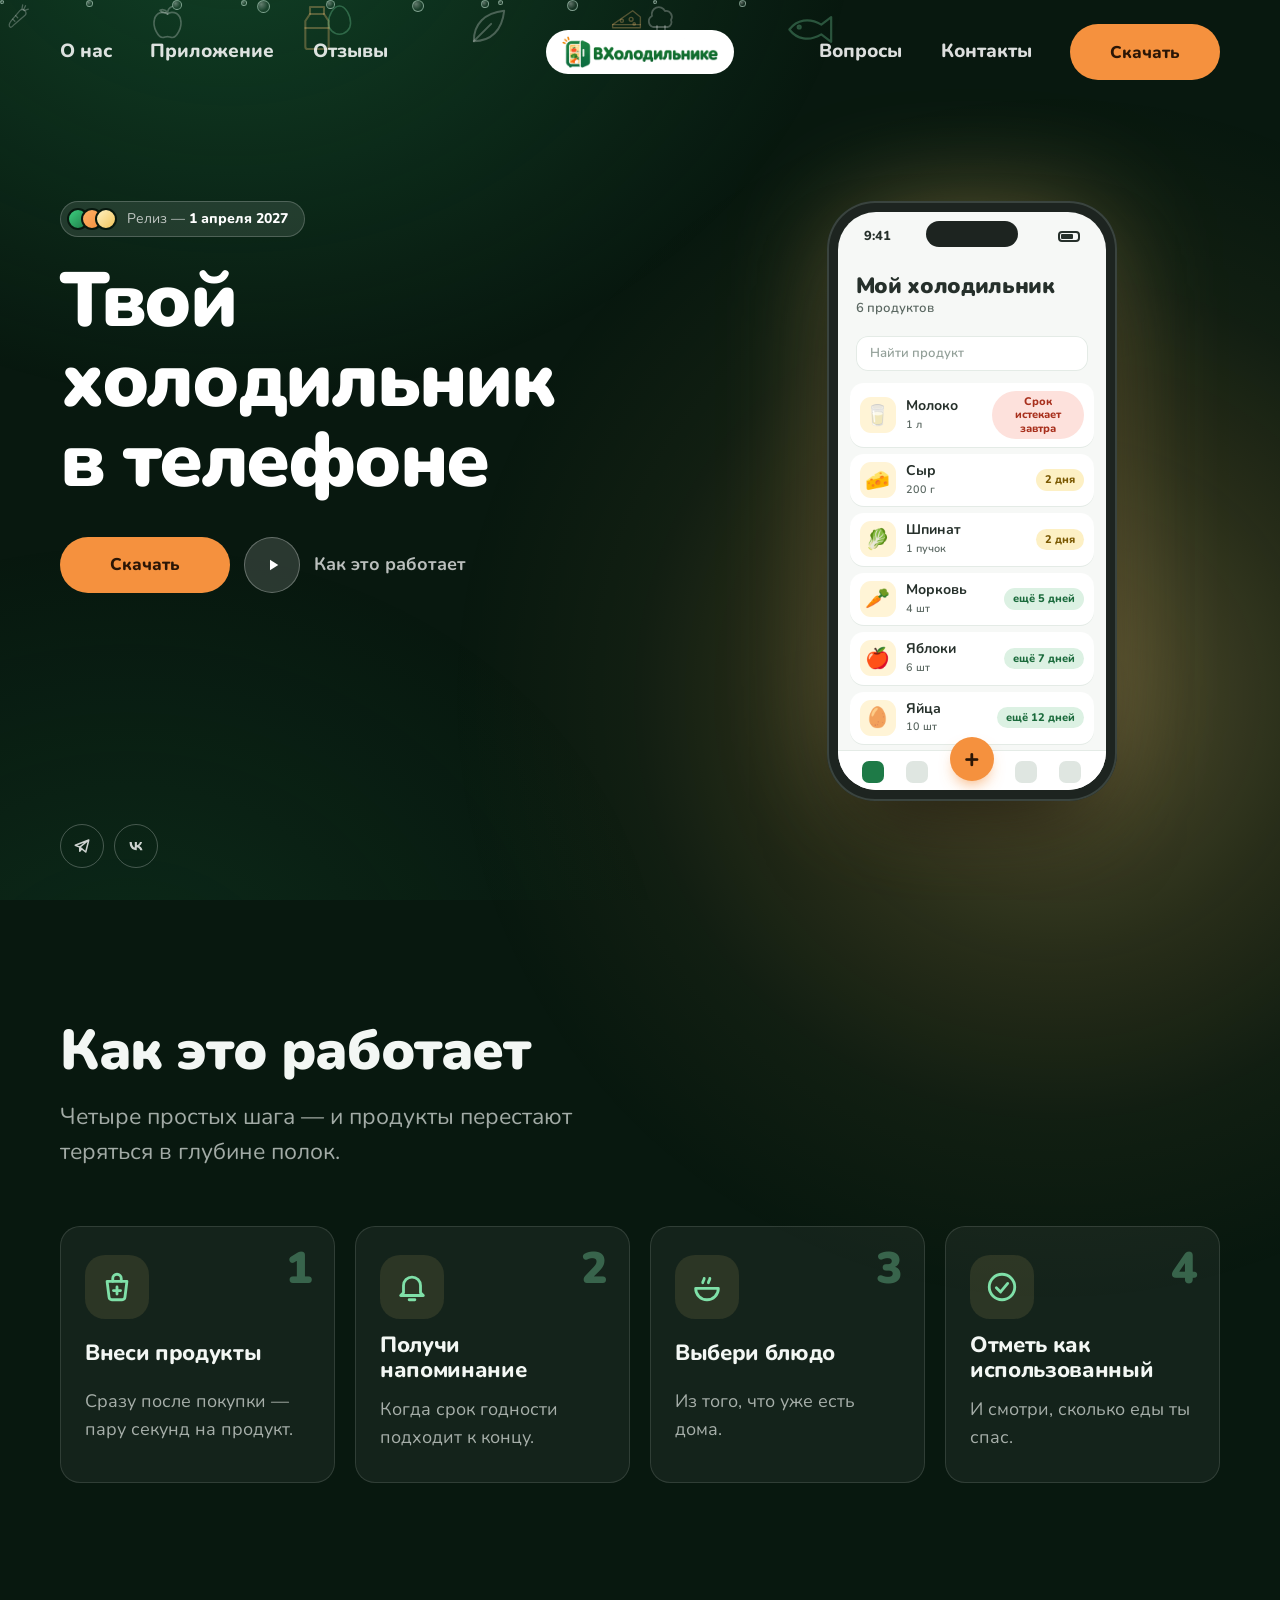
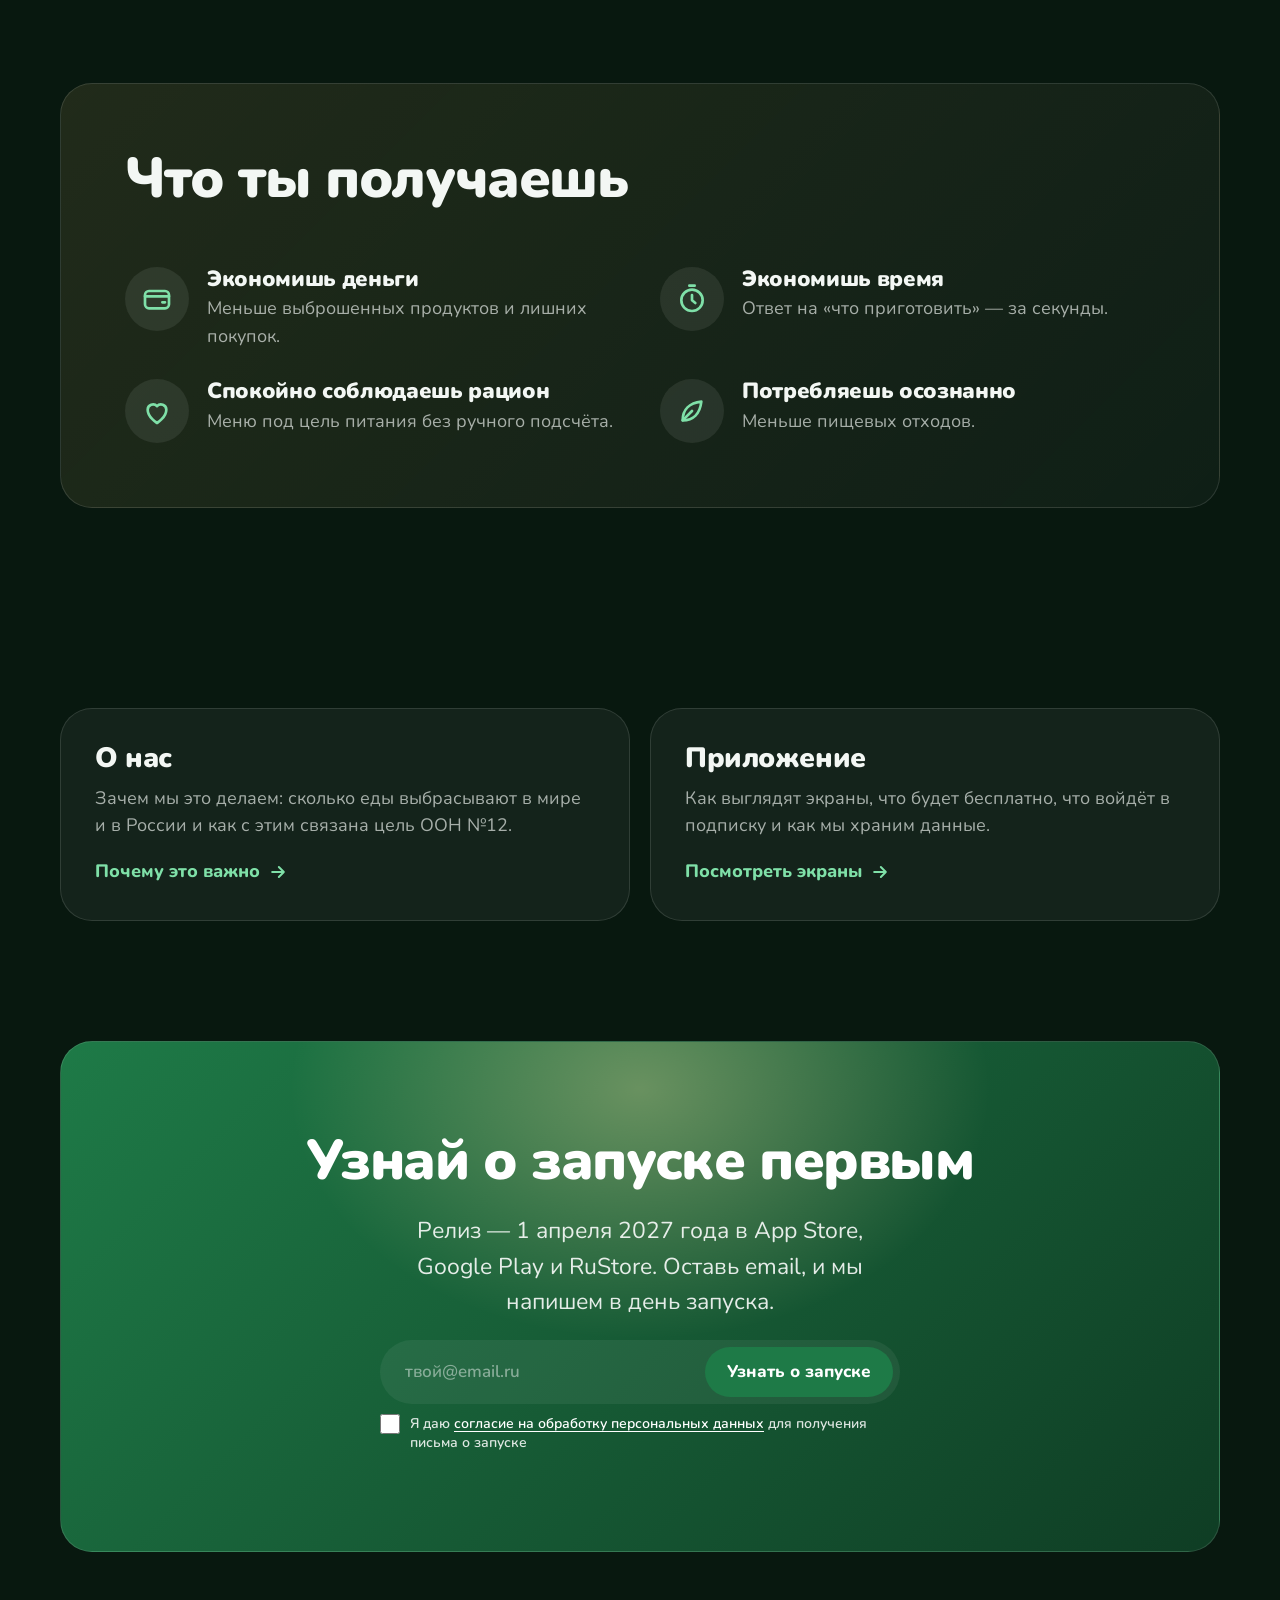
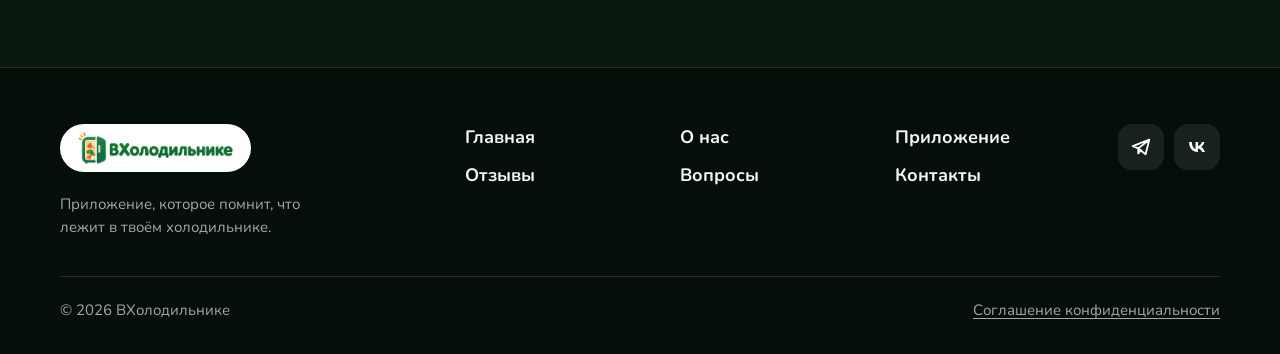
<file: index.html>
<!doctype html>
<html lang="ru">
<head>
  <meta charset="utf-8">
  <meta name="viewport" content="width=device-width, initial-scale=1">
  <title>ВХолодильнике — твой холодильник в телефоне</title>
  <meta name="description" content="Приложение, которое помнит, что лежит в твоём холодильнике, напоминает о сроках годности и подсказывает, что приготовить. Релиз — 1 апреля 2027.">
  <link rel="icon" type="image/png" href="logo-icon.png">
  <link rel="preconnect" href="https://fonts.googleapis.com">
  <link rel="preconnect" href="https://fonts.gstatic.com" crossorigin>
  <link href="https://fonts.googleapis.com/css2?family=Nunito:wght@400;600;700;800;900&display=swap" rel="stylesheet">
  <link rel="stylesheet" href="styles.css">
</head>
<body class="home">
  <div class="vintro" id="vintro" aria-hidden="true">
    <video class="vintro-video" src="intro.mp4" muted playsinline preload="auto"></video>
    <div class="vintro-shade"></div>
    <button class="intro-skip" type="button">Пропустить</button>
  </div>
  <script>
    (function () {
      var el = document.getElementById('vintro');
      var v = el.querySelector('video');
      var CUT = 9.9;        /* ролик целиком */
      var FADE = 0.6;       /* плавный переход в главную */
      var seen = false;
      try { seen = sessionStorage.getItem('vh-intro') === '1'; sessionStorage.setItem('vh-intro', '1'); } catch (e) {}
      if (seen || (window.matchMedia && matchMedia('(prefers-reduced-motion: reduce)').matches)) { el.remove(); return; }
      var root = document.documentElement;
      root.classList.add('intro-on');
      var finished = false;
      function done() {
        if (finished) return;
        finished = true;
        el.classList.add('is-out');
        root.classList.remove('intro-on');
        setTimeout(function () { if (el.parentNode) el.remove(); }, FADE * 1000 + 50);
      }
      el.querySelector('.intro-skip').addEventListener('click', done);
      v.addEventListener('timeupdate', function () { if (v.currentTime >= CUT - FADE) done(); });
      v.addEventListener('ended', done);
      v.addEventListener('error', done);
      /* если видео не успело загрузиться за 2,5 с — не держим человека */
      var waitTimer = setTimeout(function () { if (v.readyState < 3) done(); }, 2500);
      v.addEventListener('playing', function () { clearTimeout(waitTimer); });
      var p = v.play();
      if (p && p.catch) p.catch(done);
      setTimeout(done, 12500);
    })();
  </script>
  <header class="site-header">
    <div class="wrap bar">
      <a class="logo" href="index.html" aria-label="ВХолодильнике — на главную">
        <img src="logo.png" alt="ВХолодильнике" width="720" height="148">
      </a>
      <button class="burger" type="button" aria-label="Открыть меню" aria-expanded="false" aria-controls="menu">
        <span></span><span></span><span></span>
      </button>
      <nav class="menu" id="menu" aria-label="Основное меню">
        <ul class="menu-l">
          <li><a href="about.html">О нас</a></li>
          <li><a href="app.html">Приложение</a></li>
          <li><a href="reviews.html">Отзывы</a></li>
        </ul>
        <ul class="menu-r">
          <li><a href="faq.html">Вопросы</a></li>
          <li><a href="contacts.html">Контакты</a></li>
          <li><button class="btn btn-accent" type="button" data-open-modal>Скачать</button></li>
        </ul>
      </nav>
    </div>
  </header>

  <main>
    <section class="hd">
      <div class="hd-bg" aria-hidden="true">
        <div class="hd-glow"></div>
        <div class="hd-cool"></div>
        <div class="hd-shelves"></div>
        <div class="hd-frost">
          <i style="--x:8%;--d:14s;--s:0s;--z:4px"></i><i style="--x:17%;--d:18s;--s:-6s;--z:3px"></i>
          <i style="--x:26%;--d:12s;--s:-3s;--z:5px"></i><i style="--x:35%;--d:20s;--s:-11s;--z:3px"></i>
          <i style="--x:44%;--d:15s;--s:-8s;--z:4px"></i><i style="--x:53%;--d:17s;--s:-2s;--z:6px"></i>
          <i style="--x:61%;--d:13s;--s:-9s;--z:3px"></i><i style="--x:69%;--d:19s;--s:-5s;--z:5px"></i>
          <i style="--x:77%;--d:16s;--s:-12s;--z:4px"></i><i style="--x:85%;--d:14s;--s:-7s;--z:3px"></i>
          <i style="--x:92%;--d:21s;--s:-1s;--z:5px"></i><i style="--x:12%;--d:22s;--s:-15s;--z:6px"></i>
        </div>
        <svg class="hd-food f1" viewBox="0 0 48 48" fill="none" stroke="currentColor" stroke-width="1.8" stroke-linecap="round" stroke-linejoin="round"><path d="M14 38c-2-2-1-5 2-9l12-14c2-2 5-2 7 0s2 5 0 7L21 34c-4 3-5 6-7 4z"/><path d="M33 14l3-6M34 15l6-2M31 13l1-6M22 22l3 3M18 27l3 3"/></svg>
        <svg class="hd-food f2" viewBox="0 0 48 48" fill="none" stroke="currentColor" stroke-width="1.8" stroke-linecap="round" stroke-linejoin="round"><path d="M24 15c-3-3-12-3-14 6-2 8 4 19 9 19 2 0 3-1 5-1s3 1 5 1c5 0 11-11 9-19-2-9-11-9-14-6z"/><path d="M24 15c0-4 2-7 5-8M24 13c-3-3-6-3-8-2 2 3 5 3 8 2z"/></svg>
        <svg class="hd-food f3" viewBox="0 0 48 48" fill="none" stroke="currentColor" stroke-width="1.8" stroke-linecap="round" stroke-linejoin="round"><path d="M18 6h12v6l4 6v22a2 2 0 0 1-2 2H16a2 2 0 0 1-2-2V18l4-6z"/><path d="M18 12h12M14 24h20"/></svg>
        <svg class="hd-food f4" viewBox="0 0 48 48" fill="none" stroke="currentColor" stroke-width="1.8" stroke-linecap="round" stroke-linejoin="round"><path d="M24 7c7 0 13 11 13 20a13 13 0 0 1-26 0c0-9 6-20 13-20z"/></svg>
        <svg class="hd-food f5" viewBox="0 0 48 48" fill="none" stroke="currentColor" stroke-width="1.8" stroke-linecap="round" stroke-linejoin="round"><path d="M10 38C10 22 20 12 38 10c-2 18-12 28-28 28z"/><path d="M10 38l16-16"/></svg>
      </div>

      <div class="wrap hd-inner">
        <div class="hd-copy">
          <div class="hd-badge rise" style="--delay:.1s">
            <span class="hd-dots"><i></i><i></i><i></i></span>
            <span>Релиз — <strong>1 апреля 2027</strong></span>
          </div>
          <h1 class="hd-title rise" style="--delay:.25s">Твой холодильник<br>в&nbsp;телефоне</h1>
          <div class="hd-actions rise" style="--delay:.58s">
            <button class="btn btn-accent hd-cta" type="button" data-open-modal>Скачать</button>
            <a class="hd-play" href="#how" aria-label="Как это работает">
              <svg viewBox="0 0 24 24" fill="currentColor" aria-hidden="true"><path d="M8 5v14l11-7z"/></svg>
            </a>
            <a class="hd-play-label" href="#how">Как это работает</a>
          </div>
        </div>

        <div class="hd-visual rise" style="--delay:.7s">
        <div class="phone" role="img" aria-label="Пример экрана «Мой холодильник»: список продуктов с цветными метками сроков годности">
          <div class="screen" aria-hidden="true">
            <div class="status"><span>9:41</span><i></i></div>
            <div class="app-top">
              <h4>Мой холодильник</h4>
              <p>6 продуктов</p>
            </div>
            <div class="search">Найти продукт</div>
            <ul class="items">
              <li class="item"><span class="em">🥛</span><span><b>Молоко</b><small>1 л</small></span><span class="tag tag-bad">Срок истекает завтра</span></li>
              <li class="item"><span class="em">🧀</span><span><b>Сыр</b><small>200 г</small></span><span class="tag tag-warn">2 дня</span></li>
              <li class="item"><span class="em">🥬</span><span><b>Шпинат</b><small>1 пучок</small></span><span class="tag tag-warn">2 дня</span></li>
              <li class="item"><span class="em">🥕</span><span><b>Морковь</b><small>4 шт</small></span><span class="tag tag-ok">ещё 5 дней</span></li>
              <li class="item"><span class="em">🍎</span><span><b>Яблоки</b><small>6 шт</small></span><span class="tag tag-ok">ещё 7 дней</span></li>
              <li class="item"><span class="em">🥚</span><span><b>Яйца</b><small>10 шт</small></span><span class="tag tag-ok">ещё 12 дней</span></li>
            </ul>
            <div class="tabbar"><span class="on"></span><span></span><b class="fab">+</b><span></span><span></span></div>
          </div>
        </div>
        </div>
      </div>

      <div class="hd-socials rise" style="--delay:.9s">
        <button type="button" aria-label="Telegram" data-toast="Ссылки на наши сообщества появятся совсем скоро">
          <svg viewBox="0 0 24 24" fill="none" stroke="currentColor" stroke-width="2" stroke-linejoin="round" stroke-linecap="round"><path d="M21 4L3 11l6 2.5M21 4l-4 16-8-6.5M21 4L9 13.5V19l3-3.5"/></svg>
        </button>
        <button type="button" aria-label="ВКонтакте" data-toast="Ссылки на наши сообщества появятся совсем скоро">
          <svg viewBox="0 0 24 24" fill="currentColor"><path d="M12.8 17.5C6.9 17.5 3.5 13.4 3.4 6.6h3c.1 5 2.3 7.1 4 7.5V6.6h2.8v4.3c1.7-.2 3.5-2.1 4.1-4.3h2.8c-.5 2.6-2.4 4.5-3.8 5.3 1.4.6 3.6 2.3 4.4 5.6h-3.1c-.7-2.2-2.4-3.8-4.6-4v4h-.2z"/></svg>
        </button>
      </div>
    </section>

    <section class="section" id="how">
      <div class="wrap">
        <div class="section-head reveal">
          <h2 class="h-section">Как это работает</h2>
          <p class="lead">Четыре простых шага — и продукты перестают теряться в глубине полок.</p>
        </div>
        <ol class="steps">
          <li class="step reveal">
            <span class="step-num" aria-hidden="true">1</span>
            <span class="step-icon"><svg viewBox="0 0 24 24" fill="none" stroke="currentColor" stroke-width="2" stroke-linecap="round" stroke-linejoin="round"><path d="M5 8h14l-1.4 11.2a2 2 0 0 1-2 1.8H8.4a2 2 0 0 1-2-1.8L5 8z"/><path d="M9 8V6a3 3 0 0 1 6 0v2"/><path d="M12 12v5M9.5 14.5h5"/></svg></span>
            <h3 class="h-card">Внеси продукты</h3>
            <p>Сразу после покупки — пару секунд на продукт.</p>
          </li>
          <li class="step reveal">
            <span class="step-num" aria-hidden="true">2</span>
            <span class="step-icon"><svg viewBox="0 0 24 24" fill="none" stroke="currentColor" stroke-width="2" stroke-linecap="round" stroke-linejoin="round"><path d="M18 16V11a6 6 0 0 0-12 0v5l-2 2h16l-2-2z"/><path d="M10 21h4"/></svg></span>
            <h3 class="h-card">Получи напоминание</h3>
            <p>Когда срок годности подходит к концу.</p>
          </li>
          <li class="step reveal">
            <span class="step-icon"><svg viewBox="0 0 24 24" fill="none" stroke="currentColor" stroke-width="2" stroke-linecap="round" stroke-linejoin="round"><path d="M4 13h16a8 8 0 0 1-16 0z"/><path d="M9 9c0-1.5 1-1.5 1-3M13 9c0-1.5 1-1.5 1-3"/></svg></span>
            <span class="step-num" aria-hidden="true">3</span>
            <h3 class="h-card">Выбери блюдо</h3>
            <p>Из того, что уже есть дома.</p>
          </li>
          <li class="step reveal">
            <span class="step-num" aria-hidden="true">4</span>
            <span class="step-icon"><svg viewBox="0 0 24 24" fill="none" stroke="currentColor" stroke-width="2" stroke-linecap="round" stroke-linejoin="round"><circle cx="12" cy="12" r="9"/><path d="M8 12.5l3 3 5-6"/></svg></span>
            <h3 class="h-card">Отметь как использованный</h3>
            <p>И смотри, сколько еды ты спас.</p>
          </li>
        </ol>
      </div>
    </section>


    <section class="section-tight" id="benefits">
      <div class="wrap">
        <div class="benefits-band reveal">
          <div class="section-head">
            <h2 class="h-section">Что ты получаешь</h2>
          </div>
          <ul class="benefits">
            <li class="benefit">
              <span class="benefit-icon"><svg viewBox="0 0 24 24" fill="none" stroke="currentColor" stroke-width="2" stroke-linecap="round" stroke-linejoin="round"><rect x="3" y="6" width="18" height="13" rx="3"/><path d="M3 10h18M16 14.5h2"/></svg></span>
              <div><h3>Экономишь деньги</h3><p>Меньше выброшенных продуктов и лишних покупок.</p></div>
            </li>
            <li class="benefit">
              <span class="benefit-icon"><svg viewBox="0 0 24 24" fill="none" stroke="currentColor" stroke-width="2" stroke-linecap="round" stroke-linejoin="round"><circle cx="12" cy="13" r="8"/><path d="M12 9v4l2.5 2M10 2h4"/></svg></span>
              <div><h3>Экономишь время</h3><p>Ответ на «что приготовить» — за секунды.</p></div>
            </li>
            <li class="benefit">
              <span class="benefit-icon"><svg viewBox="0 0 24 24" fill="none" stroke="currentColor" stroke-width="2" stroke-linecap="round" stroke-linejoin="round"><path d="M12 21s-7-4.4-7-10a4 4 0 0 1 7-2.6A4 4 0 0 1 19 11c0 5.6-7 10-7 10z"/></svg></span>
              <div><h3>Спокойно соблюдаешь рацион</h3><p>Меню под цель питания без ручного подсчёта.</p></div>
            </li>
            <li class="benefit">
              <span class="benefit-icon"><svg viewBox="0 0 24 24" fill="none" stroke="currentColor" stroke-width="2" stroke-linecap="round" stroke-linejoin="round"><path d="M5 19c0-8 5-13 14-14-1 9-6 14-14 14z"/><path d="M5 19l7-7"/></svg></span>
              <div><h3>Потребляешь осознанно</h3><p>Меньше пищевых отходов.</p></div>
            </li>
          </ul>
        </div>
      </div>
    </section>

    <section class="section" id="more">
      <div class="wrap">
        <div class="jump">
          <a class="reveal" href="about.html">
            <h3>О нас</h3>
            <p>Зачем мы это делаем: сколько еды выбрасывают в мире и в России и как с этим связана цель ООН №12.</p>
            <span class="go">Почему это важно <svg viewBox="0 0 24 24" fill="none" stroke="currentColor" stroke-width="2.4" stroke-linecap="round" stroke-linejoin="round"><path d="M5 12h14M13 6l6 6-6 6"/></svg></span>
          </a>
          <a class="reveal" href="app.html">
            <h3>Приложение</h3>
            <p>Как выглядят экраны, что будет бесплатно, что войдёт в подписку и как мы храним данные.</p>
            <span class="go">Посмотреть экраны <svg viewBox="0 0 24 24" fill="none" stroke="currentColor" stroke-width="2.4" stroke-linecap="round" stroke-linejoin="round"><path d="M5 12h14M13 6l6 6-6 6"/></svg></span>
          </a>
        </div>
      </div>
    </section>

    <section id="launch">
      <div class="wrap">
        <div class="cta-band reveal">
          <h2 class="h-section">Узнай о запуске первым</h2>
          <p class="lead">Релиз — 1 апреля 2027 года в App Store, Google Play и RuStore. Оставь email, и мы напишем в день запуска.</p>
          <div data-launch-slot style="width:100%;max-width:520px"></div>
        </div>
      </div>
    </section>
  </main>

  <footer class="site-footer">
    <div class="wrap">
      <div class="foot">
        <div class="foot-logo">
          <a href="index.html" aria-label="ВХолодильнике — на главную"><img src="logo.png" alt="ВХолодильнике" width="720" height="148"></a>
          <p>Приложение, которое помнит, что лежит в твоём холодильнике.</p>
        </div>
        <ul class="foot-links" aria-label="Страницы сайта">
          <li><a href="index.html">Главная</a></li>
          <li><a href="about.html">О нас</a></li>
          <li><a href="app.html">Приложение</a></li>
          <li><a href="reviews.html">Отзывы</a></li>
          <li><a href="faq.html">Вопросы</a></li>
          <li><a href="contacts.html">Контакты</a></li>
        </ul>
        <div class="socials" aria-label="Соцсети">
          <button type="button" aria-label="Telegram" data-toast="Ссылки на наши сообщества появятся совсем скоро">
            <svg viewBox="0 0 24 24" fill="none" stroke="currentColor" stroke-width="2" stroke-linejoin="round" stroke-linecap="round"><path d="M21 4L3 11l6 2.5M21 4l-4 16-8-6.5M21 4L9 13.5V19l3-3.5"/></svg>
          </button>
          <button type="button" aria-label="ВКонтакте" data-toast="Ссылки на наши сообщества появятся совсем скоро">
            <svg viewBox="0 0 24 24" fill="currentColor"><path d="M12.8 17.5C6.9 17.5 3.5 13.4 3.4 6.6h3c.1 5 2.3 7.1 4 7.5V6.6h2.8v4.3c1.7-.2 3.5-2.1 4.1-4.3h2.8c-.5 2.6-2.4 4.5-3.8 5.3 1.4.6 3.6 2.3 4.4 5.6h-3.1c-.7-2.2-2.4-3.8-4.6-4v4h-.2z"/></svg>
          </button>
        </div>
      </div>
      <div class="foot-bottom">
        <span>© 2026 ВХолодильнике</span>
        <a href="privacy.html">Соглашение конфиденциальности</a>
      </div>
    </div>
  </footer>

  <script src="script.js"></script>
</body>
</html>
</file>
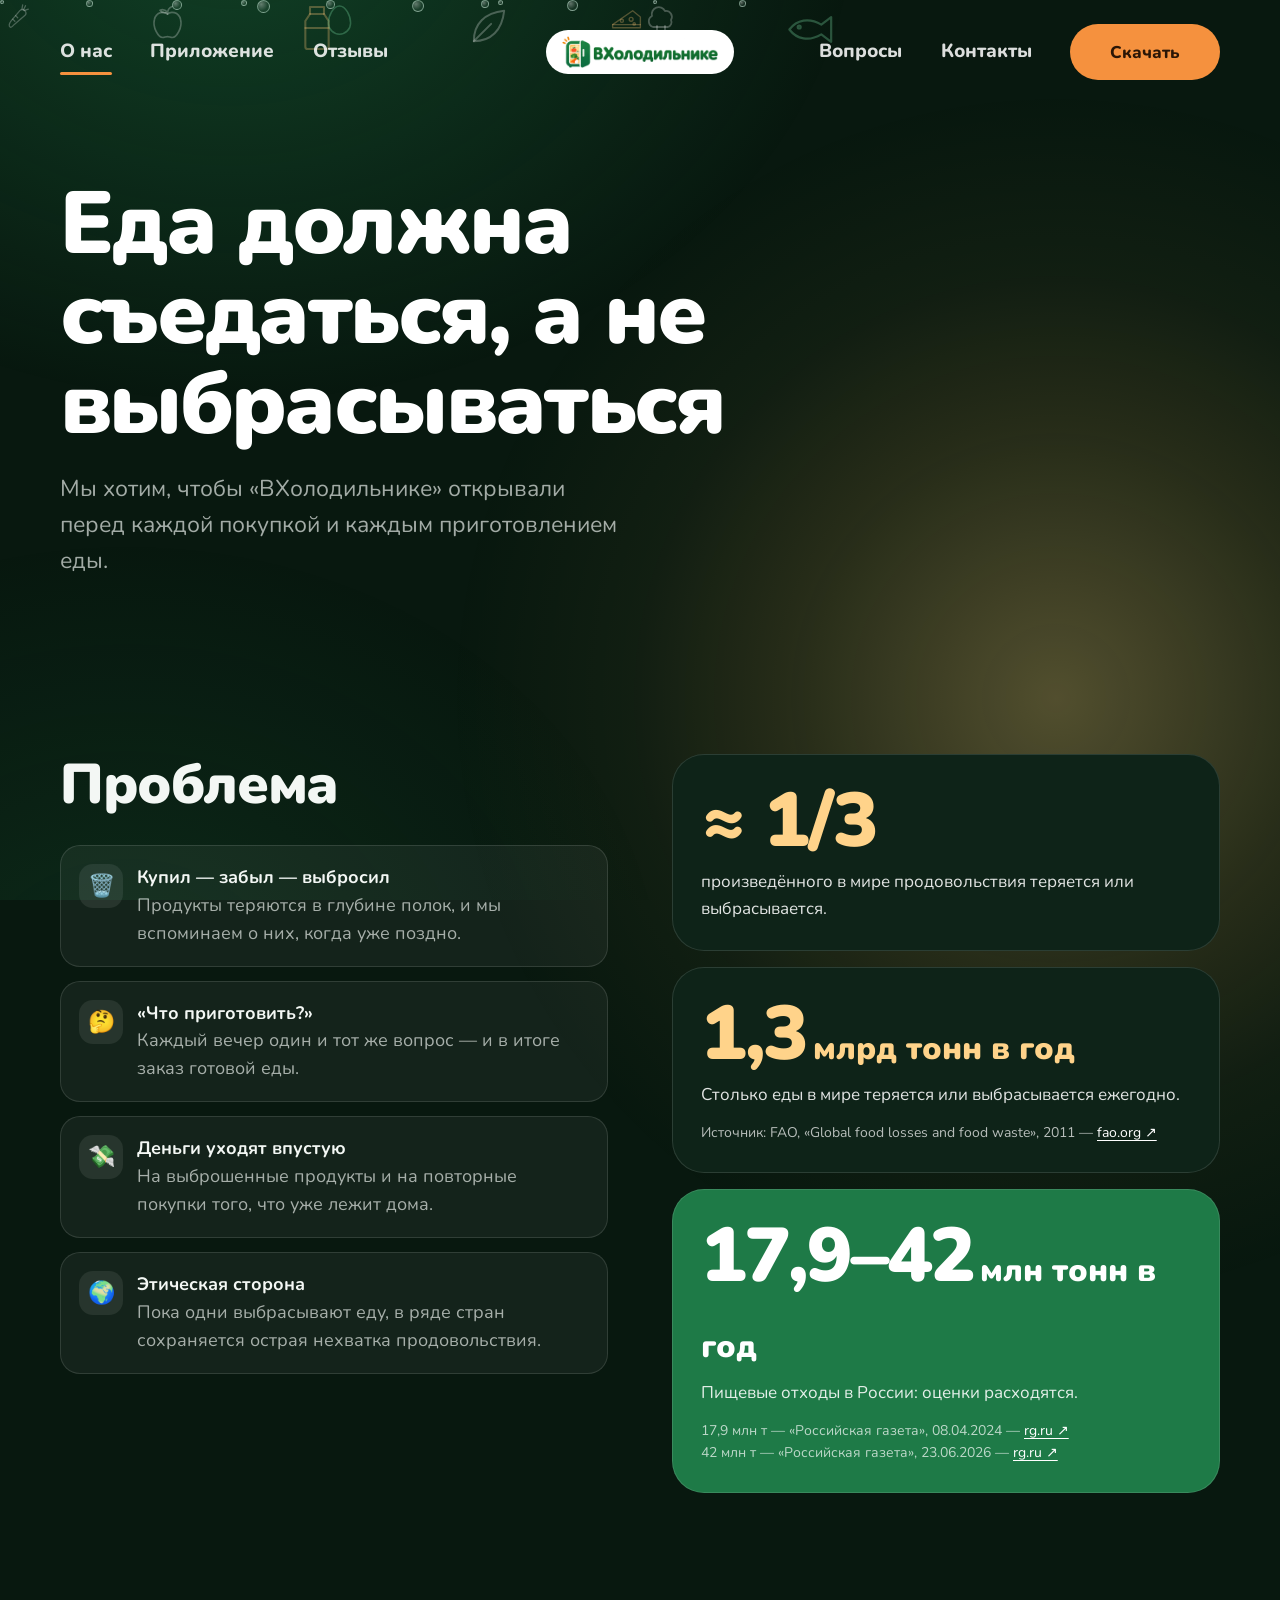
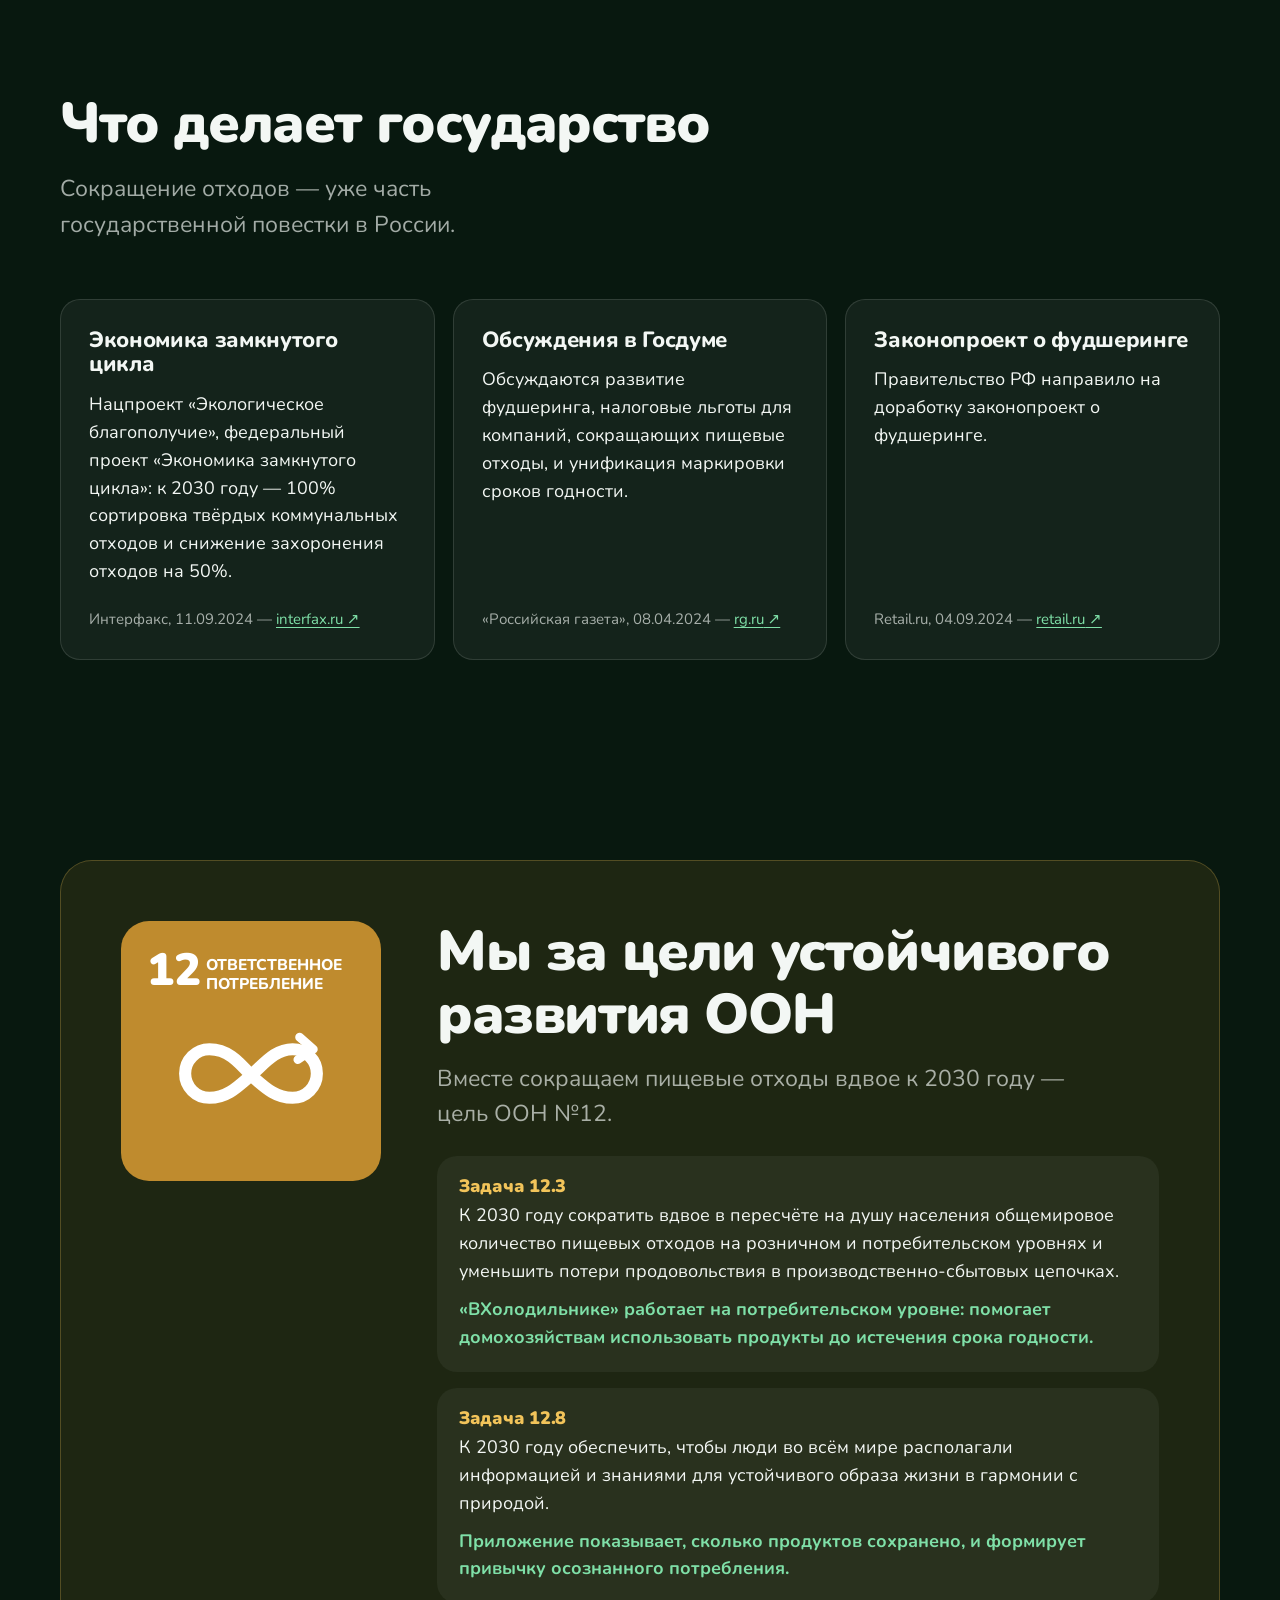
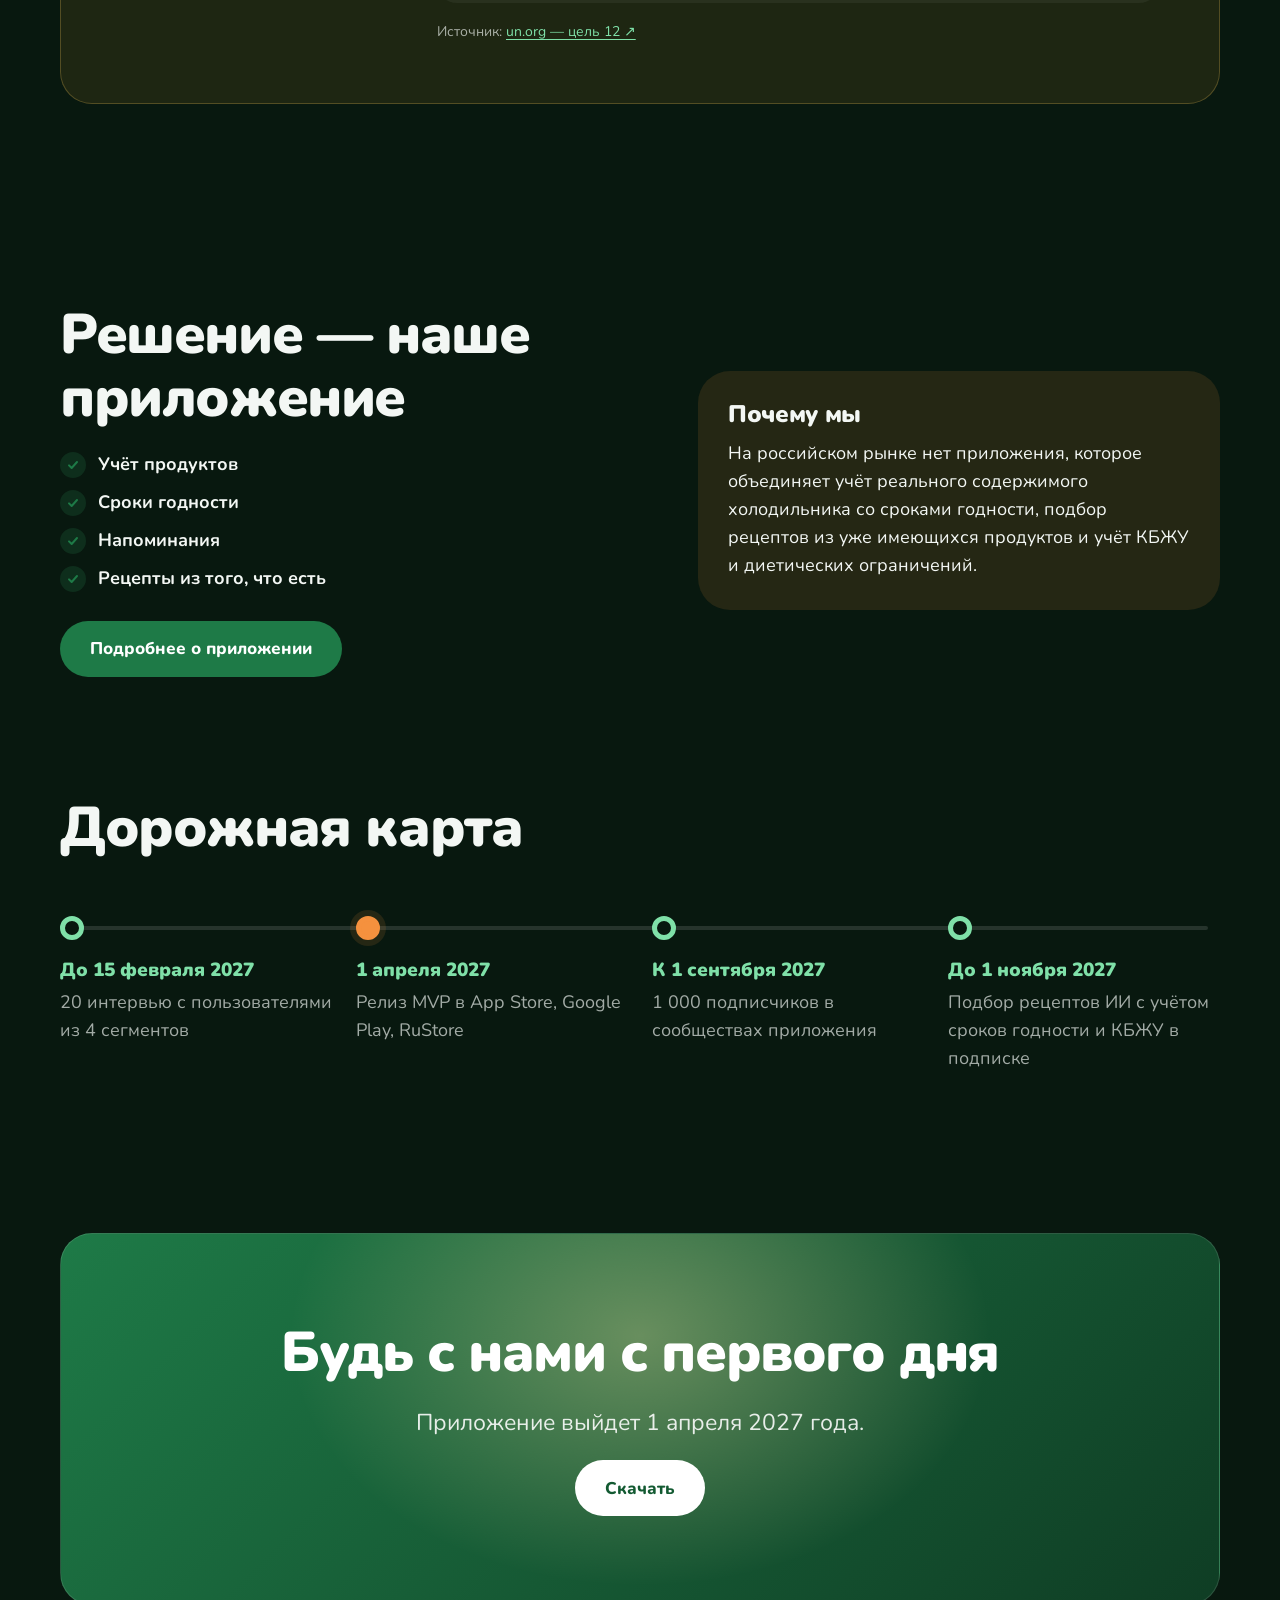
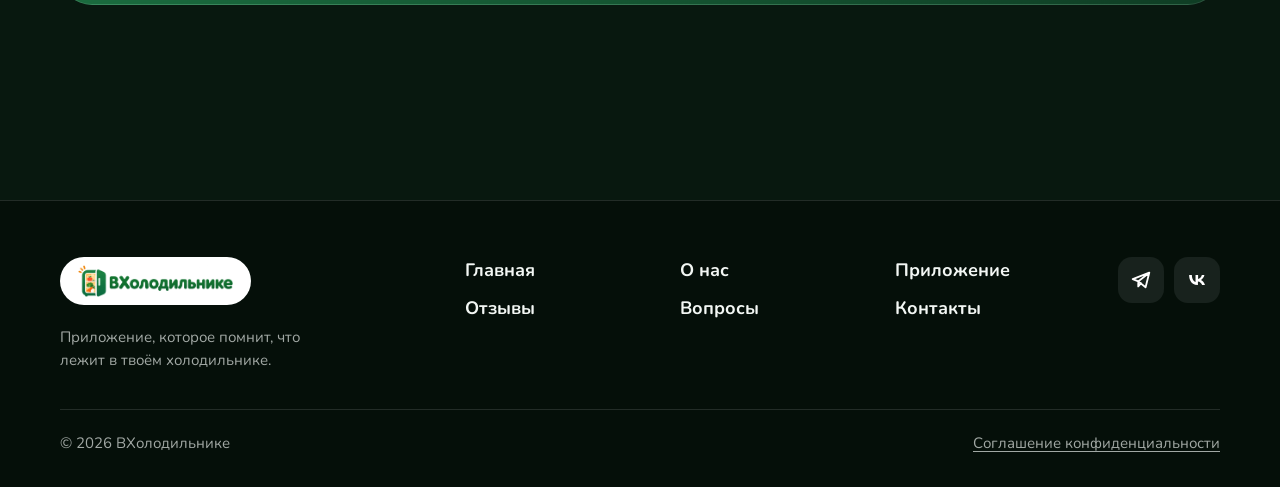
<file: about.html>
<!doctype html>
<html lang="ru">
<head>
  <meta charset="utf-8">
  <meta name="viewport" content="width=device-width, initial-scale=1">
  <title>О нас — ВХолодильнике</title>
  <meta name="description" content="Почему мы делаем ВХолодильнике: пищевые отходы в мире и в России, государственная политика и цель устойчивого развития ООН №12.">
  <link rel="icon" type="image/png" href="logo-icon.png">
  <link rel="preconnect" href="https://fonts.googleapis.com">
  <link rel="preconnect" href="https://fonts.gstatic.com" crossorigin>
  <link href="https://fonts.googleapis.com/css2?family=Nunito:wght@400;600;700;800;900&display=swap" rel="stylesheet">
  <link rel="stylesheet" href="styles.css">
</head>
<body class="home">
  <header class="site-header">
    <div class="wrap bar">
      <a class="logo" href="index.html" aria-label="ВХолодильнике — на главную">
        <img src="logo.png" alt="ВХолодильнике" width="720" height="148">
      </a>
      <button class="burger" type="button" aria-label="Открыть меню" aria-expanded="false" aria-controls="menu">
        <span></span><span></span><span></span>
      </button>
      <nav class="menu" id="menu" aria-label="Основное меню">
        <ul class="menu-l">
          <li><a href="about.html" class="is-active" aria-current="page">О нас</a></li>
          <li><a href="app.html">Приложение</a></li>
          <li><a href="reviews.html">Отзывы</a></li>
        </ul>
        <ul class="menu-r">
          <li><a href="faq.html">Вопросы</a></li>
          <li><a href="contacts.html">Контакты</a></li>
          <li><button class="btn btn-accent" type="button" data-open-modal>Скачать</button></li>
        </ul>
      </nav>
    </div>
  </header>

  <main>
    <section class="page-hero">
      <div class="hd-bg" aria-hidden="true">
        <div class="hd-glow"></div>
        <div class="hd-cool"></div>
        <div class="hd-shelves"></div>
        <div class="hd-frost">
          <i style="--x:10%;--d:14s;--s:-2s;--z:4px"></i><i style="--x:24%;--d:18s;--s:-7s;--z:3px"></i>
          <i style="--x:38%;--d:12s;--s:-4s;--z:5px"></i><i style="--x:55%;--d:17s;--s:-9s;--z:3px"></i>
          <i style="--x:70%;--d:15s;--s:-1s;--z:4px"></i><i style="--x:86%;--d:19s;--s:-11s;--z:5px"></i>
        </div>
        <svg class="hd-food f3" viewBox="0 0 48 48" fill="none" stroke="currentColor" stroke-width="1.8" stroke-linecap="round" stroke-linejoin="round"><path d="M18 6h12v6l4 6v22a2 2 0 0 1-2 2H16a2 2 0 0 1-2-2V18l4-6z"/><path d="M18 12h12M14 24h20"/></svg>
        <svg class="hd-food f5" viewBox="0 0 48 48" fill="none" stroke="currentColor" stroke-width="1.8" stroke-linecap="round" stroke-linejoin="round"><path d="M10 38C10 22 20 12 38 10c-2 18-12 28-28 28z"/><path d="M10 38l16-16"/></svg>
      </div>
      <div class="wrap">
        <h1 class="h-display">Еда должна съедаться, а не выбрасываться</h1>
        <p class="lead">Мы хотим, чтобы «ВХолодильнике» открывали перед каждой покупкой и каждым приготовлением еды.</p>
      </div>
    </section>

    <section class="section-tight" id="problem">
      <div class="wrap problem-grid">
        <div class="reveal">
          <h2 class="h-section" style="margin-bottom:28px">Проблема</h2>
          <ul class="pains">
            <li><span class="pi" aria-hidden="true">🗑️</span><div><b>Купил — забыл — выбросил</b><p>Продукты теряются в глубине полок, и мы вспоминаем о них, когда уже поздно.</p></div></li>
            <li><span class="pi" aria-hidden="true">🤔</span><div><b>«Что приготовить?»</b><p>Каждый вечер один и тот же вопрос — и в итоге заказ готовой еды.</p></div></li>
            <li><span class="pi" aria-hidden="true">💸</span><div><b>Деньги уходят впустую</b><p>На выброшенные продукты и на повторные покупки того, что уже лежит дома.</p></div></li>
            <li><span class="pi" aria-hidden="true">🌍</span><div><b>Этическая сторона</b><p>Пока одни выбрасывают еду, в ряде стран сохраняется острая нехватка продовольствия.</p></div></li>
          </ul>
        </div>
        <div class="facts">
          <div class="fact reveal">
            <div class="fact-num">≈ 1/3</div>
            <p>произведённого в мире продовольствия теряется или выбрасывается.</p>
          </div>
          <div class="fact reveal">
            <div class="fact-num"><span data-count="1.3" data-dec="1">1,3</span><small>млрд тонн в год</small></div>
            <p>Столько еды в мире теряется или выбрасывается ежегодно.</p>
            <p class="src">Источник: FAO, «Global food losses and food waste», 2011 — <a class="ext" href="https://www.fao.org/4/mb060e/mb060e00.htm" target="_blank" rel="noopener">fao.org</a></p>
          </div>
          <div class="fact alt reveal">
            <div class="fact-num"><span data-count="17.9" data-dec="1">17,9</span>–<span data-count="42">42</span><small>млн тонн в год</small></div>
            <p>Пищевые отходы в России: оценки расходятся.</p>
            <p class="src">17,9 млн т — «Российская газета», 08.04.2024 — <a class="ext" href="https://rg.ru/2024/04/08/ot-markirovki-do-fudsheringa-kak-izvlech-polzu-ot-pishchevyh-othodov.html" target="_blank" rel="noopener">rg.ru</a><br>
            42 млн т — «Российская газета», 23.06.2026 — <a class="ext" href="https://rg.ru/2026/06/23/ritejlery-predlozhili-sposoby-sokratit-poteri-prodovolstviia-v-rossii.html" target="_blank" rel="noopener">rg.ru</a></p>
          </div>
        </div>
      </div>
    </section>

    <section class="section" id="policy">
      <div class="wrap">
        <div class="section-head reveal">
          <h2 class="h-section">Что делает государство</h2>
          <p class="lead">Сокращение отходов — уже часть государственной повестки в России.</p>
        </div>
        <div class="policy">
          <article class="pcard reveal">
            <h3 class="h-card">Экономика замкнутого цикла</h3>
            <p>Нацпроект «Экологическое благополучие», федеральный проект «Экономика замкнутого цикла»: к 2030 году — 100% сортировка твёрдых коммунальных отходов и снижение захоронения отходов на 50%.</p>
            <p class="src">Интерфакс, 11.09.2024 — <a class="ext" href="https://www.interfax.ru/russia/981620" target="_blank" rel="noopener">interfax.ru</a></p>
          </article>
          <article class="pcard reveal">
            <h3 class="h-card">Обсуждения в Госдуме</h3>
            <p>Обсуждаются развитие фудшеринга, налоговые льготы для компаний, сокращающих пищевые отходы, и унификация маркировки сроков годности.</p>
            <p class="src">«Российская газета», 08.04.2024 — <a class="ext" href="https://rg.ru/2024/04/08/ot-markirovki-do-fudsheringa-kak-izvlech-polzu-ot-pishchevyh-othodov.html" target="_blank" rel="noopener">rg.ru</a></p>
          </article>
          <article class="pcard reveal">
            <h3 class="h-card">Законопроект о фудшеринге</h3>
            <p>Правительство РФ направило на доработку законопроект о фудшеринге.</p>
            <p class="src">Retail.ru, 04.09.2024 — <a class="ext" href="https://www.retail.ru/news/pravitelstvo-rf-poprosilo-dorabotat-zakonoproekt-o-fudsheringe-4-sentyabrya-2024-244614" target="_blank" rel="noopener">retail.ru</a></p>
          </article>
        </div>
      </div>
    </section>

    <section class="section-tight" id="sdg">
      <div class="wrap">
        <div class="sdg reveal">
          <div class="sdg-badge" role="img" aria-label="Знак цели устойчивого развития №12: ответственное потребление">
            <svg viewBox="0 0 120 120" fill="none" aria-hidden="true">
              <text x="0" y="22" fill="#fff" font-family="Nunito, sans-serif" font-weight="900" font-size="26">12</text>
              <text x="34" y="13" fill="#fff" font-family="Nunito, sans-serif" font-weight="800" font-size="9">ОТВЕТСТВЕННОЕ</text>
              <text x="34" y="24" fill="#fff" font-family="Nunito, sans-serif" font-weight="800" font-size="9">ПОТРЕБЛЕНИЕ</text>
              <path d="M60 74c-8-9-14-15-24-15a14 14 0 1 0 0 28c10 0 16-6 24-13s14-15 24-15a14 14 0 1 1 0 28c-10 0-16-6-24-13z" stroke="#fff" stroke-width="7" stroke-linecap="round"/>
              <path d="M88 52l8 7-9 6" stroke="#fff" stroke-width="5" stroke-linecap="round" stroke-linejoin="round"/>
            </svg>
          </div>
          <div>
            <h2 class="h-section">Мы за цели устойчивого развития ООН</h2>
            <p class="lead" style="margin-top:14px;max-width:46ch">Вместе сокращаем пищевые отходы вдвое к 2030 году — цель ООН №12.</p>
            <div class="sdg-goals">
              <div class="goal">
                <h3>Задача 12.3</h3>
                <p>К 2030 году сократить вдвое в пересчёте на душу населения общемировое количество пищевых отходов на розничном и потребительском уровнях и уменьшить потери продовольствия в производственно-сбытовых цепочках.</p>
                <p class="ours">«ВХолодильнике» работает на потребительском уровне: помогает домохозяйствам использовать продукты до истечения срока годности.</p>
              </div>
              <div class="goal">
                <h3>Задача 12.8</h3>
                <p>К 2030 году обеспечить, чтобы люди во всём мире располагали информацией и знаниями для устойчивого образа жизни в гармонии с природой.</p>
                <p class="ours">Приложение показывает, сколько продуктов сохранено, и формирует привычку осознанного потребления.</p>
              </div>
            </div>
            <p class="form-note" style="margin-top:18px">Источник: <a class="ext" href="https://www.un.org/sustainabledevelopment/ru/sustainable-consumption-production/" target="_blank" rel="noopener">un.org — цель 12</a></p>
          </div>
        </div>
      </div>
    </section>

    <section class="section" id="solution">
      <div class="wrap solution">
        <div class="reveal">
          <h2 class="h-section">Решение — наше приложение</h2>
          <ul class="checks">
            <li>Учёт продуктов</li>
            <li>Сроки годности</li>
            <li>Напоминания</li>
            <li>Рецепты из того, что есть</li>
          </ul>
          <a class="btn btn-green" href="app.html">Подробнее о приложении</a>
        </div>
        <div class="why reveal">
          <h3>Почему мы</h3>
          <p>На российском рынке нет приложения, которое объединяет учёт реального содержимого холодильника со сроками годности, подбор рецептов из уже имеющихся продуктов и учёт КБЖУ и диетических ограничений.</p>
        </div>
      </div>
    </section>

    <section class="section-tight" id="roadmap" style="padding-top:0">
      <div class="wrap">
        <div class="section-head reveal">
          <h2 class="h-section">Дорожная карта</h2>
        </div>
        <ol class="roadmap reveal">
          <li class="milestone"><time datetime="2027-02-15">До 15 февраля 2027</time><p>20 интервью с пользователями из 4 сегментов</p></li>
          <li class="milestone key"><time datetime="2027-04-01">1 апреля 2027</time><p>Релиз MVP в App Store, Google Play, RuStore</p></li>
          <li class="milestone"><time datetime="2027-09-01">К 1 сентября 2027</time><p>1 000 подписчиков в сообществах приложения</p></li>
          <li class="milestone"><time datetime="2027-11-01">До 1 ноября 2027</time><p>Подбор рецептов ИИ с учётом сроков годности и КБЖУ в подписке</p></li>
        </ol>
      </div>
    </section>

    <section class="section-tight">
      <div class="wrap">
        <div class="cta-band reveal">
          <h2 class="h-section">Будь с нами с первого дня</h2>
          <p class="lead">Приложение выйдет 1 апреля 2027 года.</p>
          <button class="btn btn-white" type="button" data-open-modal>Скачать</button>
        </div>
      </div>
    </section>
  </main>

  <footer class="site-footer">
    <div class="wrap">
      <div class="foot">
        <div class="foot-logo">
          <a href="index.html" aria-label="ВХолодильнике — на главную"><img src="logo.png" alt="ВХолодильнике" width="720" height="148"></a>
          <p>Приложение, которое помнит, что лежит в твоём холодильнике.</p>
        </div>
        <ul class="foot-links" aria-label="Страницы сайта">
          <li><a href="index.html">Главная</a></li>
          <li><a href="about.html">О нас</a></li>
          <li><a href="app.html">Приложение</a></li>
          <li><a href="reviews.html">Отзывы</a></li>
          <li><a href="faq.html">Вопросы</a></li>
          <li><a href="contacts.html">Контакты</a></li>
        </ul>
        <div class="socials" aria-label="Соцсети">
          <button type="button" aria-label="Telegram" data-toast="Ссылки на наши сообщества появятся совсем скоро">
            <svg viewBox="0 0 24 24" fill="none" stroke="currentColor" stroke-width="2" stroke-linejoin="round" stroke-linecap="round"><path d="M21 4L3 11l6 2.5M21 4l-4 16-8-6.5M21 4L9 13.5V19l3-3.5"/></svg>
          </button>
          <button type="button" aria-label="ВКонтакте" data-toast="Ссылки на наши сообщества появятся совсем скоро">
            <svg viewBox="0 0 24 24" fill="currentColor"><path d="M12.8 17.5C6.9 17.5 3.5 13.4 3.4 6.6h3c.1 5 2.3 7.1 4 7.5V6.6h2.8v4.3c1.7-.2 3.5-2.1 4.1-4.3h2.8c-.5 2.6-2.4 4.5-3.8 5.3 1.4.6 3.6 2.3 4.4 5.6h-3.1c-.7-2.2-2.4-3.8-4.6-4v4h-.2z"/></svg>
          </button>
        </div>
      </div>
      <div class="foot-bottom">
        <span>© 2026 ВХолодильнике</span>
        <a href="privacy.html">Соглашение конфиденциальности</a>
      </div>
    </div>
  </footer>

  <script src="script.js"></script>
</body>
</html>
</file>
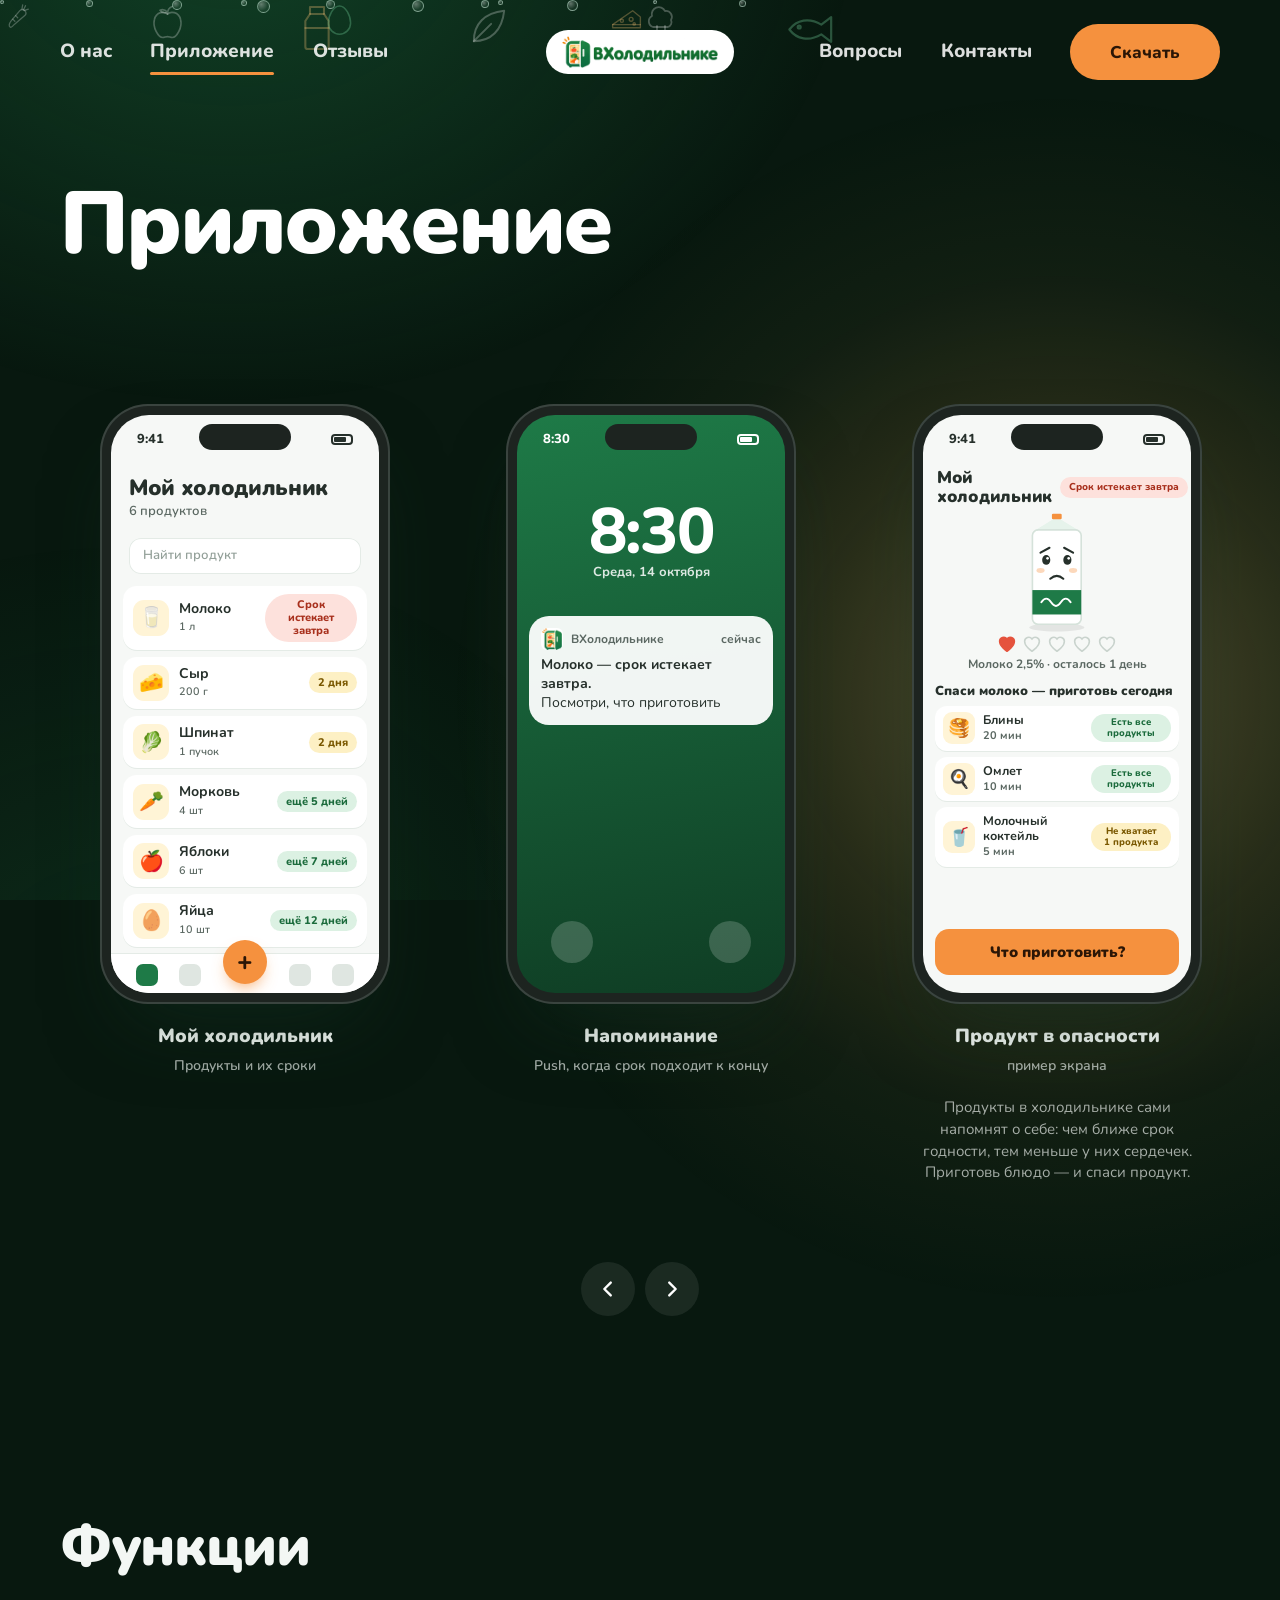
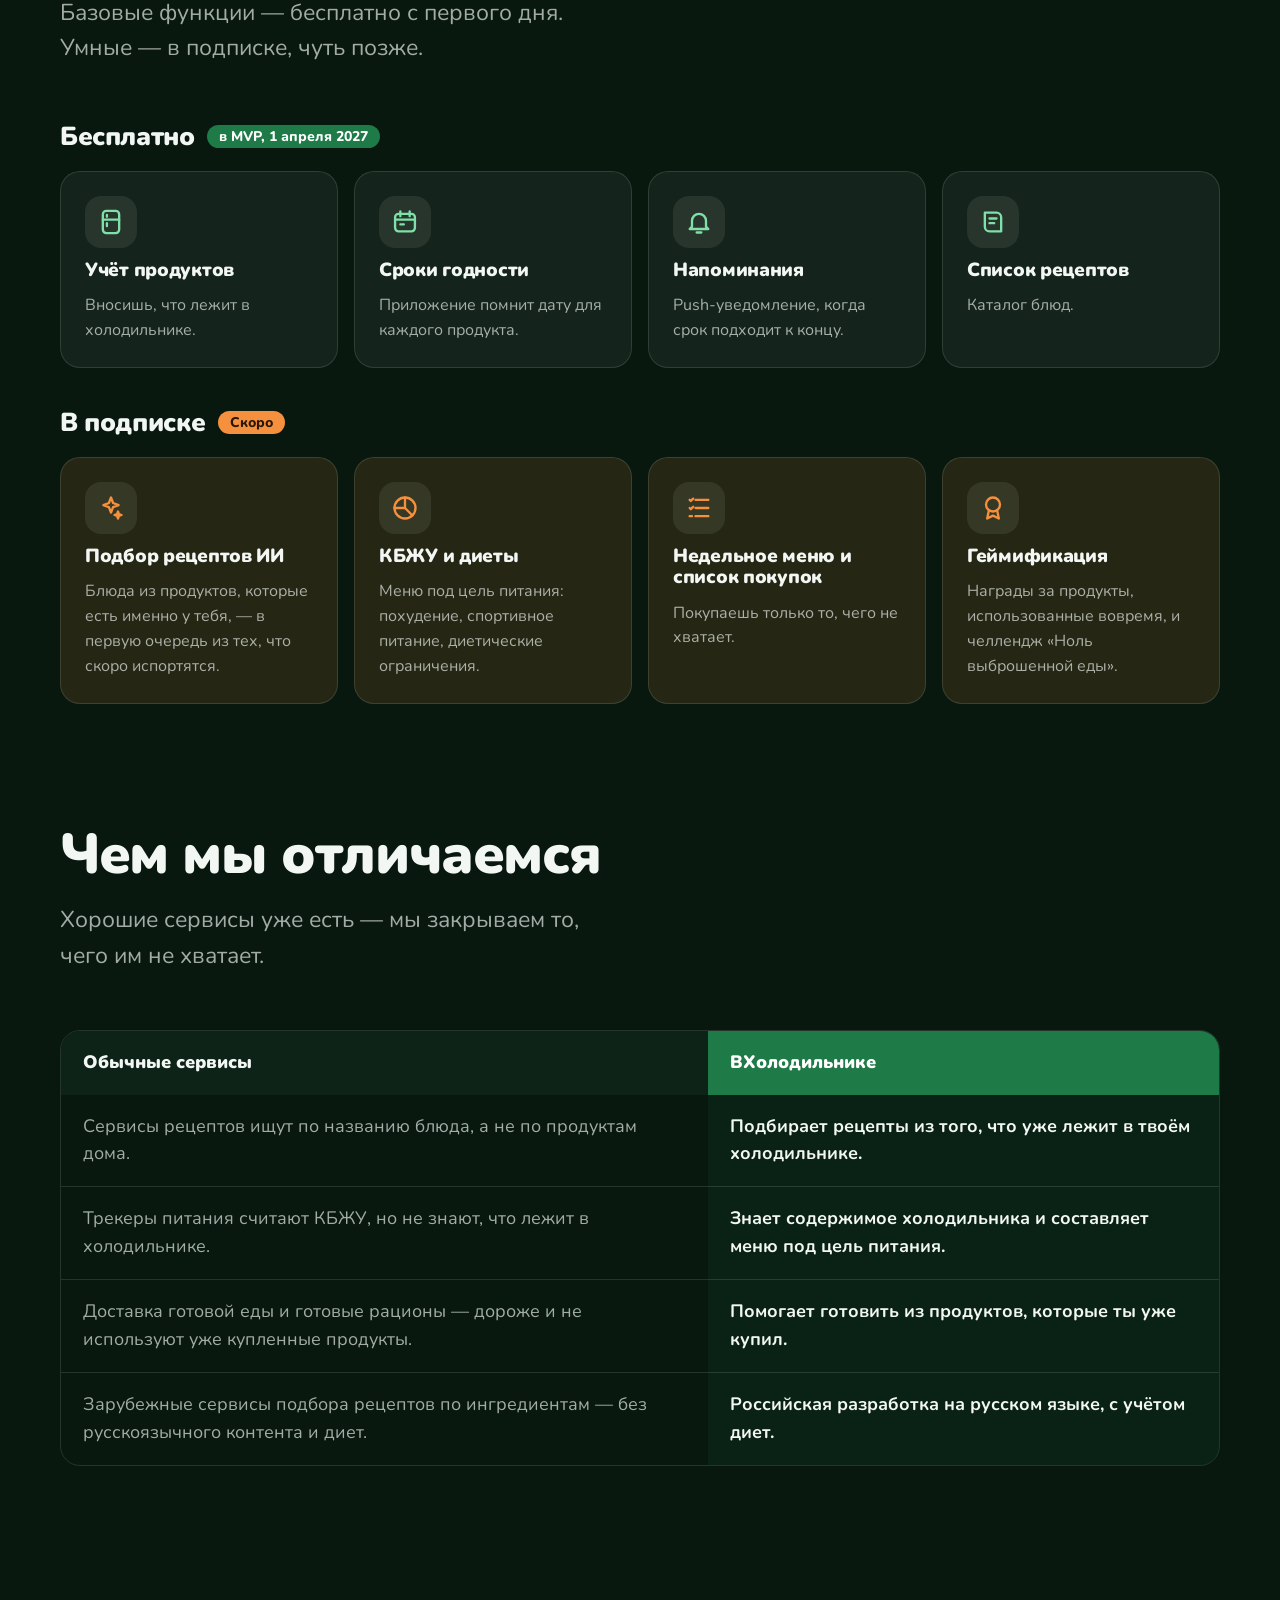
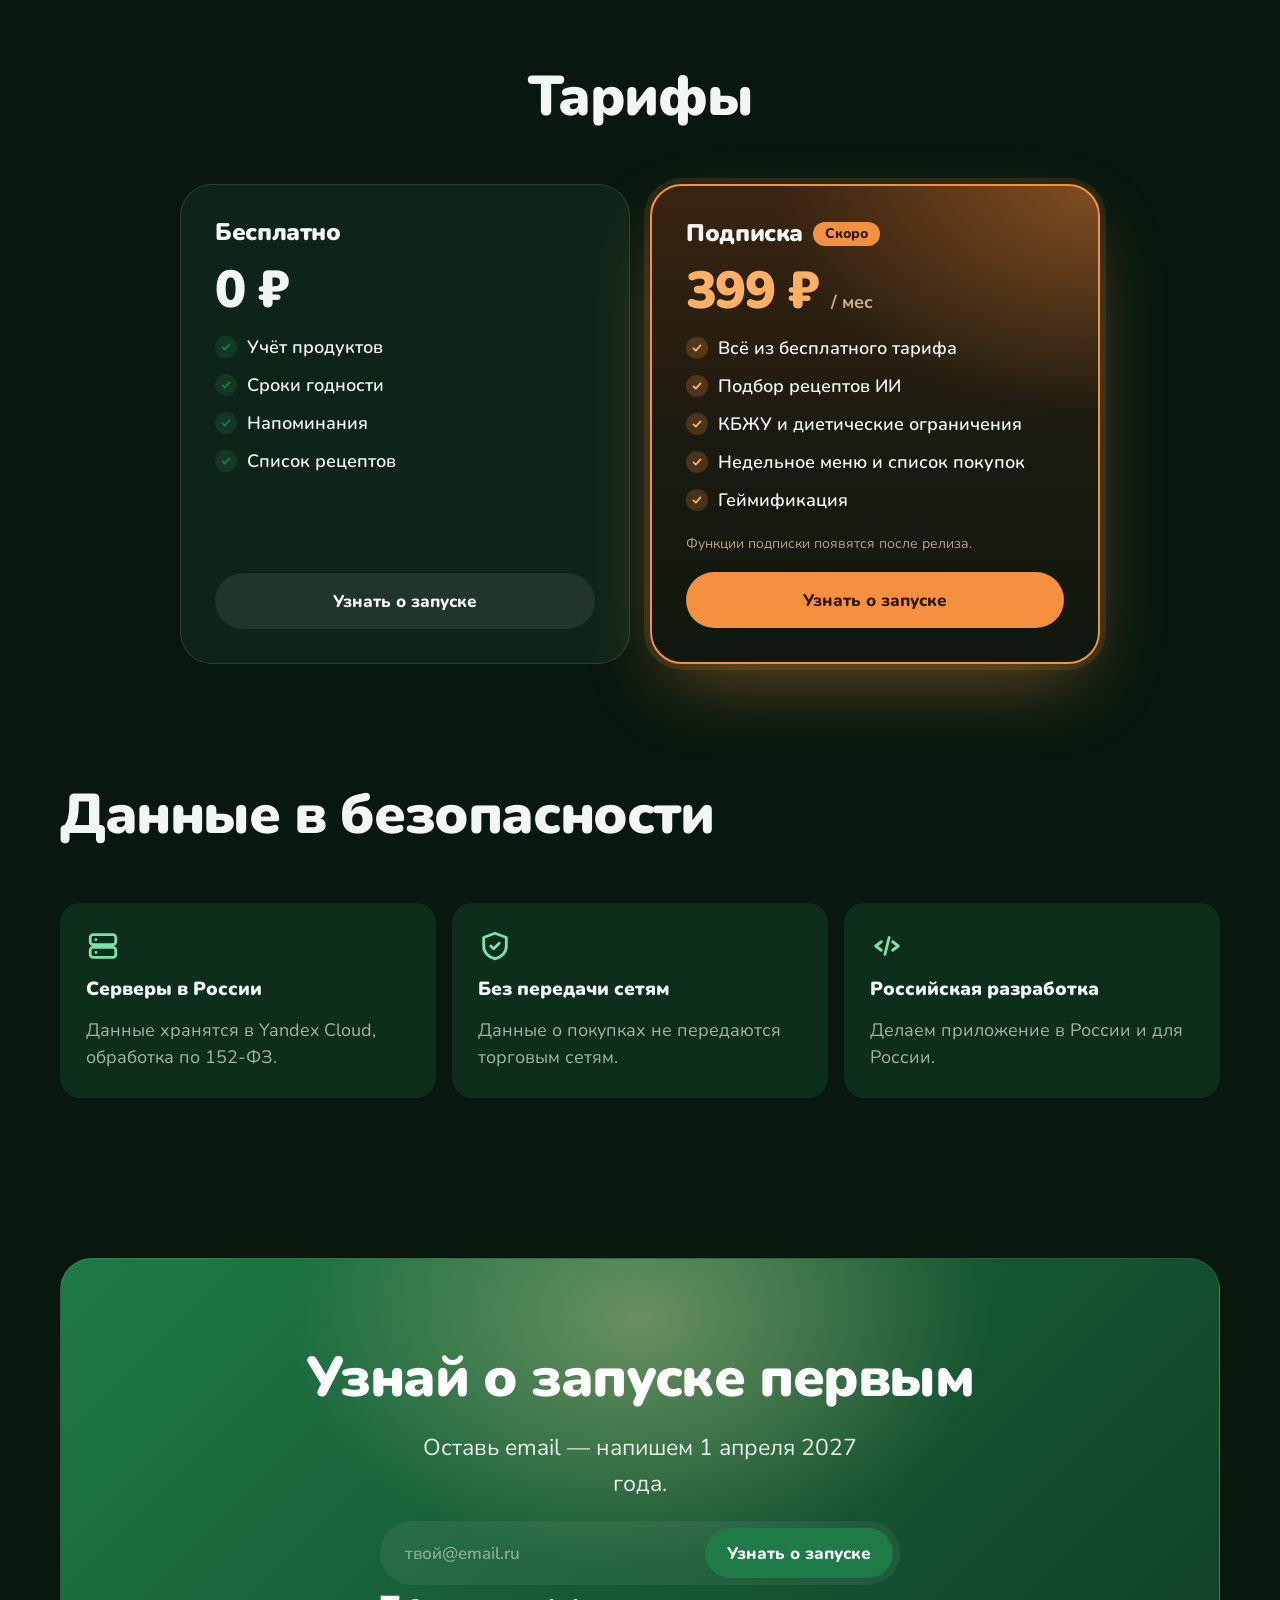
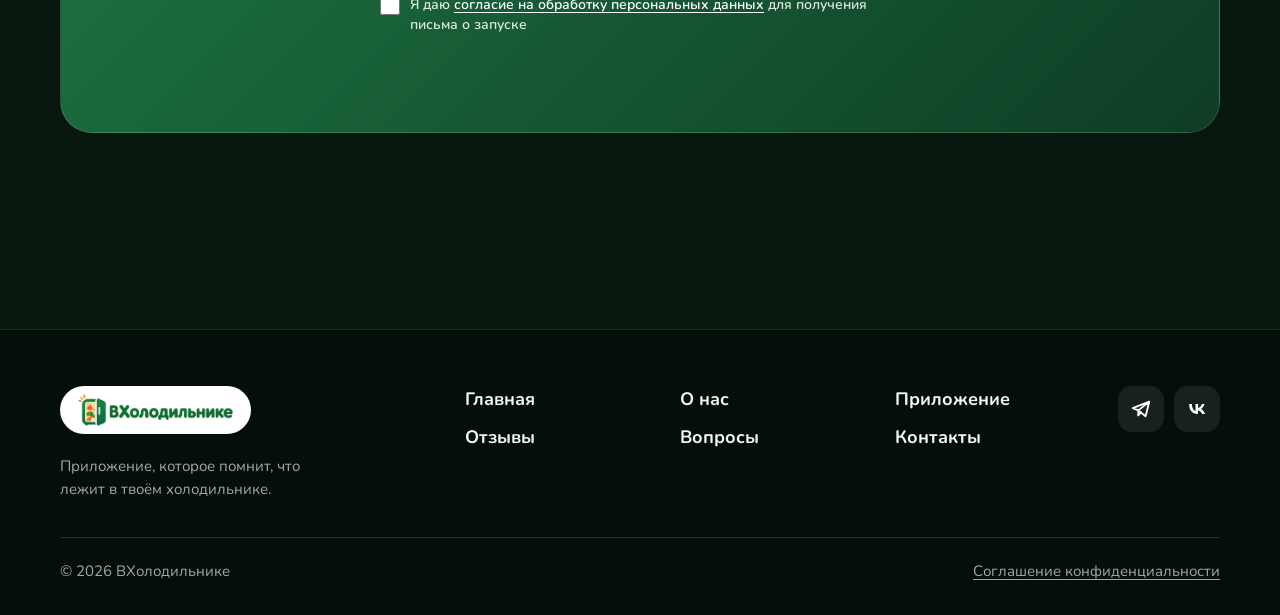
<file: app.html>
<!doctype html>
<html lang="ru">
<head>
  <meta charset="utf-8">
  <meta name="viewport" content="width=device-width, initial-scale=1">
  <title>Приложение — ВХолодильнике</title>
  <meta name="description" content="Экраны приложения ВХолодильнике, бесплатные функции и подписка, тарифы и безопасность данных.">
  <link rel="icon" type="image/png" href="logo-icon.png">
  <link rel="preconnect" href="https://fonts.googleapis.com">
  <link rel="preconnect" href="https://fonts.gstatic.com" crossorigin>
  <link href="https://fonts.googleapis.com/css2?family=Nunito:wght@400;600;700;800;900&display=swap" rel="stylesheet">
  <link rel="stylesheet" href="styles.css">
</head>
<body class="home">
  <header class="site-header">
    <div class="wrap bar">
      <a class="logo" href="index.html" aria-label="ВХолодильнике — на главную">
        <img src="logo.png" alt="ВХолодильнике" width="720" height="148">
      </a>
      <button class="burger" type="button" aria-label="Открыть меню" aria-expanded="false" aria-controls="menu">
        <span></span><span></span><span></span>
      </button>
      <nav class="menu" id="menu" aria-label="Основное меню">
        <ul class="menu-l">
          <li><a href="about.html">О нас</a></li>
          <li><a href="app.html" class="is-active" aria-current="page">Приложение</a></li>
          <li><a href="reviews.html">Отзывы</a></li>
        </ul>
        <ul class="menu-r">
          <li><a href="faq.html">Вопросы</a></li>
          <li><a href="contacts.html">Контакты</a></li>
          <li><button class="btn btn-accent" type="button" data-open-modal>Скачать</button></li>
        </ul>
      </nav>
    </div>
  </header>

  <main>
    <section class="page-hero">
      <div class="hd-bg" aria-hidden="true">
        <div class="hd-glow"></div>
        <div class="hd-cool"></div>
        <div class="hd-shelves"></div>
        <div class="hd-frost">
          <i style="--x:10%;--d:14s;--s:-2s;--z:4px"></i><i style="--x:24%;--d:18s;--s:-7s;--z:3px"></i>
          <i style="--x:38%;--d:12s;--s:-4s;--z:5px"></i><i style="--x:55%;--d:17s;--s:-9s;--z:3px"></i>
          <i style="--x:70%;--d:15s;--s:-1s;--z:4px"></i><i style="--x:86%;--d:19s;--s:-11s;--z:5px"></i>
        </div>
        <svg class="hd-food f3" viewBox="0 0 48 48" fill="none" stroke="currentColor" stroke-width="1.8" stroke-linecap="round" stroke-linejoin="round"><path d="M18 6h12v6l4 6v22a2 2 0 0 1-2 2H16a2 2 0 0 1-2-2V18l4-6z"/><path d="M18 12h12M14 24h20"/></svg>
        <svg class="hd-food f5" viewBox="0 0 48 48" fill="none" stroke="currentColor" stroke-width="1.8" stroke-linecap="round" stroke-linejoin="round"><path d="M10 38C10 22 20 12 38 10c-2 18-12 28-28 28z"/><path d="M10 38l16-16"/></svg>
      </div>
      <div class="wrap">
        <h1 class="h-display">Приложение</h1>
      </div>
    </section>

    <section class="section-tight" style="padding-top:0" aria-label="Экраны приложения">
      <div class="wrap screens-shell">
        <div class="screens" tabindex="0" aria-label="Карусель экранов приложения">
          <figure class="shot">
        <div class="phone" role="img" aria-label="Пример экрана «Мой холодильник»: список продуктов с цветными метками сроков годности">
          <div class="screen" aria-hidden="true">
            <div class="status"><span>9:41</span><i></i></div>
            <div class="app-top">
              <h4>Мой холодильник</h4>
              <p>6 продуктов</p>
            </div>
            <div class="search">Найти продукт</div>
            <ul class="items">
              <li class="item"><span class="em">🥛</span><span><b>Молоко</b><small>1 л</small></span><span class="tag tag-bad">Срок истекает завтра</span></li>
              <li class="item"><span class="em">🧀</span><span><b>Сыр</b><small>200 г</small></span><span class="tag tag-warn">2 дня</span></li>
              <li class="item"><span class="em">🥬</span><span><b>Шпинат</b><small>1 пучок</small></span><span class="tag tag-warn">2 дня</span></li>
              <li class="item"><span class="em">🥕</span><span><b>Морковь</b><small>4 шт</small></span><span class="tag tag-ok">ещё 5 дней</span></li>
              <li class="item"><span class="em">🍎</span><span><b>Яблоки</b><small>6 шт</small></span><span class="tag tag-ok">ещё 7 дней</span></li>
              <li class="item"><span class="em">🥚</span><span><b>Яйца</b><small>10 шт</small></span><span class="tag tag-ok">ещё 12 дней</span></li>
            </ul>
            <div class="tabbar"><span class="on"></span><span></span><b class="fab">+</b><span></span><span></span></div>
          </div>
        </div>
            <figcaption><b>Мой холодильник</b><small>Продукты и их сроки</small></figcaption>
          </figure>

          <figure class="shot">
            <div class="phone" role="img" aria-label="Пример экрана: уведомление на экране блокировки «Молоко — срок истекает завтра»">
              <div class="screen lock" aria-hidden="true">
                <div class="status"><span>8:30</span><i></i></div>
                <div class="lock-time"><b>8:30</b><span>Среда, 14 октября</span></div>
                <div class="push">
                  <div class="push-head"><img src="logo-icon.png" alt=""><span>ВХолодильнике</span><time>сейчас</time></div>
                  <p><b>Молоко — срок истекает завтра.</b>Посмотри, что приготовить</p>
                </div>
                <div class="lock-bottom"><span></span><span></span></div>
              </div>
            </div>
            <figcaption><b>Напоминание</b><small>Push, когда срок подходит к концу</small></figcaption>
          </figure>

          <figure class="shot shot-danger">
            <div class="phone" role="img" aria-label="Пример экрана «Продукт в опасности»: грустный пакет молока с одним сердечком здоровья из пяти и рецепты, чтобы его спасти">
              <div class="screen danger" aria-hidden="true">
                <div class="status"><span>9:41</span><i></i></div>
                <div class="danger-top">
                  <h4>Мой холодильник</h4>
                  <span class="tag tag-bad">Срок истекает завтра</span>
                </div>

                <div class="danger-hero">
                  <svg class="milk" viewBox="0 0 120 150" fill="none">
                    <g class="milk-body">
                      <!-- тень на полке -->
                      <ellipse cx="60" cy="142" rx="34" ry="5" fill="#000" fill-opacity=".08"/>
                      <!-- крыша пакета -->
                      <path d="M34 22 L60 6 L86 22 Z" fill="#e6f3eb"/>
                      <rect x="54" y="2" width="12" height="7" rx="1.5" fill="#f5913e"/>
                      <!-- корпус -->
                      <rect x="30" y="22" width="60" height="116" rx="7" fill="#ffffff" stroke="#d5e2da" stroke-width="2"/>
                      <!-- зелёная этикетка -->
                      <rect x="30" y="96" width="60" height="30" fill="#1e7a47"/>
                      <path d="M41 111c4-6 8-6 12 0s8 6 12 0 8-6 12 0" stroke="#ffffff" stroke-width="2.4" stroke-linecap="round"/>
                      <!-- брови домиком -->
                      <path d="M40 50 L51 44" stroke="#26302b" stroke-width="2.6" stroke-linecap="round"/>
                      <path d="M80 50 L69 44" stroke="#26302b" stroke-width="2.6" stroke-linecap="round"/>
                      <!-- грустные глаза -->
                      <ellipse cx="47" cy="59" rx="5" ry="6" fill="#26302b"/>
                      <ellipse cx="73" cy="59" rx="5" ry="6" fill="#26302b"/>
                      <circle cx="48.6" cy="57" r="1.6" fill="#ffffff"/>
                      <circle cx="74.6" cy="57" r="1.6" fill="#ffffff"/>
                      <!-- румянец -->
                      <ellipse cx="40" cy="72" rx="5" ry="3" fill="#f5913e" fill-opacity=".35"/>
                      <ellipse cx="80" cy="72" rx="5" ry="3" fill="#f5913e" fill-opacity=".35"/>
                      <!-- рот грустной дугой -->
                      <path d="M52 82 Q60 75 68 82" stroke="#26302b" stroke-width="2.6" stroke-linecap="round"/>
                      <!-- слезинки -->
                      <path class="tear tear-1" d="M45 66 q-3 5 0 7 q3 -2 0 -7 z" fill="#7cc6ef"/>
                      <path class="tear tear-2" d="M75 66 q-3 5 0 7 q3 -2 0 -7 z" fill="#7cc6ef"/>
                    </g>
                  </svg>
                </div>

                <div class="danger-hp">
                  <div class="hearts">
                    <svg class="heart full pulse" viewBox="0 0 24 22"><path d="M12 21s-9-5.6-9-12A5 5 0 0 1 12 6a5 5 0 0 1 9 3c0 6.4-9 12-9 12z"/></svg>
                    <svg class="heart" viewBox="0 0 24 22"><path d="M12 21s-9-5.6-9-12A5 5 0 0 1 12 6a5 5 0 0 1 9 3c0 6.4-9 12-9 12z"/></svg>
                    <svg class="heart" viewBox="0 0 24 22"><path d="M12 21s-9-5.6-9-12A5 5 0 0 1 12 6a5 5 0 0 1 9 3c0 6.4-9 12-9 12z"/></svg>
                    <svg class="heart" viewBox="0 0 24 22"><path d="M12 21s-9-5.6-9-12A5 5 0 0 1 12 6a5 5 0 0 1 9 3c0 6.4-9 12-9 12z"/></svg>
                    <svg class="heart" viewBox="0 0 24 22"><path d="M12 21s-9-5.6-9-12A5 5 0 0 1 12 6a5 5 0 0 1 9 3c0 6.4-9 12-9 12z"/></svg>
                  </div>
                  <p>Молоко 2,5% · осталось 1 день</p>
                </div>

                <div class="danger-recipes">
                  <b class="danger-title">Спаси молоко — приготовь сегодня</b>
                  <div class="rcard"><span class="ricon">🥞</span><span class="rtext"><b>Блины</b><small>20 мин</small></span><span class="tag tag-ok">Есть все продукты</span></div>
                  <div class="rcard"><span class="ricon">🍳</span><span class="rtext"><b>Омлет</b><small>10 мин</small></span><span class="tag tag-ok">Есть все продукты</span></div>
                  <div class="rcard"><span class="ricon">🥤</span><span class="rtext"><b>Молочный коктейль</b><small>5 мин</small></span><span class="tag tag-warn">Не хватает 1&nbsp;продукта</span></div>
                </div>

                <div class="danger-btn">Что приготовить?</div>
              </div>
            </div>
            <figcaption><b>Продукт в опасности</b><small>пример экрана</small></figcaption>
            <p class="shot-note">Продукты в холодильнике сами напомнят о себе: чем ближе срок годности, тем меньше у них сердечек. Приготовь блюдо — и спаси продукт.</p>
          </figure>

          <figure class="shot">
            <div class="phone" role="img" aria-label="Пример экрана: рецепты из продуктов, которые есть дома">
              <div class="screen" aria-hidden="true">
                <div class="status"><span>9:41</span><i></i></div>
                <div class="app-top"><h4>Рецепты</h4><p>Из того, что есть дома</p></div>
                <div class="recipes">
                  <div class="recipe"><div class="pic" style="background:#fff4d6">🍳🥬</div><div class="body"><b>Омлет со шпинатом<small>15 мин</small></b><span class="tag tag-ok">Есть все продукты</span></div></div>
                  <div class="recipe"><div class="pic" style="background:#e6f3eb">🥞🧀</div><div class="body"><b>Сырники<small>25 мин</small></b><span class="tag tag-ok">Есть все продукты</span></div></div>
                  <div class="recipe"><div class="pic" style="background:#fff0e2">🥕🍲</div><div class="body"><b>Морковный суп<small>40 мин</small></b><span class="tag tag-warn">Не хватает 1 продукта</span></div></div>
                </div>
                <div class="tabbar"><span></span><span class="on"></span><b class="fab">+</b><span></span><span></span></div>
              </div>
            </div>
            <figcaption><b>Рецепты</b><small>Что приготовить прямо сейчас</small></figcaption>
          </figure>

          <figure class="shot">
            <div class="phone" role="img" aria-label="Пример экрана: добавление продукта с названием, категорией и сроком годности">
              <div class="screen" aria-hidden="true">
                <div class="status"><span>9:41</span><i></i></div>
                <div class="app-top"><h4>Новый продукт</h4><p>Пара секунд — и готово</p></div>
                <div class="form-screen">
                  <div class="fld"><label>Название</label><div class="val">Кефир</div></div>
                  <div class="fld"><label>Категория</label>
                    <div class="chips"><span class="chip on">Молочное</span><span class="chip">Овощи</span><span class="chip">Фрукты</span><span class="chip">Мясо</span><span class="chip">Крупы</span></div>
                  </div>
                  <div class="fld"><label>Срок годности</label><div class="val plain"><span>20.10.2026</span><span>📅</span></div></div>
                  <div class="chips"><span class="chip">+3 дня</span><span class="chip">+7 дней</span><span class="chip">+14 дней</span></div>
                  <div class="screen-btn">Добавить в холодильник</div>
                </div>
                <div class="tabbar"><span></span><span></span><b class="fab">+</b><span></span><span></span></div>
              </div>
            </div>
            <figcaption><b>Добавление продукта</b><small>Название, категория, срок</small></figcaption>
          </figure>

          <figure class="shot" id="receipt">
            <div class="phone">
              <div class="screen receipt-screen">
                <div class="status" aria-hidden="true"><span>9:41</span><i></i></div>
                <div class="app-top">
                  <h4>Продукты из чека</h4>
                  <p>Пример чека · 3 позиции</p>
                </div>
                <div class="receipt-demo" data-receipt>
                  <div class="receipt-flow">
                    <p class="receipt-progress" role="status"></p>
                    <div class="receipt-stack">
                      <article class="receipt-card">
                        <div><h5>Молоко</h5><p>Молочное · 1 л</p></div>
                        <label>Дата производства <small>необязательно</small><input type="date"></label>
                      </article>
                      <article class="receipt-card" hidden>
                        <div><h5>Творог</h5><p>Молочное · 180 г</p></div>
                        <label>Дата производства <small>необязательно</small><input type="date"></label>
                      </article>
                      <article class="receipt-card" hidden>
                        <div><h5>Яблоки</h5><p>Фрукты · 600 г</p></div>
                        <label>Дата производства <small>необязательно</small><input type="date"></label>
                      </article>
                    </div>
                    <p class="receipt-hint">Свайп влево — пропустить.<br>Свайп вправо — добавить.</p>
                    <div class="receipt-actions">
                      <button type="button" data-receipt-skip>Пропустить</button>
                      <button type="button" data-receipt-add>Добавить</button>
                    </div>
                  </div>
                  <div class="receipt-result" hidden>
                    <h5 tabindex="-1">Чек разобран</h5>
                    <p class="receipt-total"></p>
                    <ul></ul>
                    <button type="button" data-receipt-reset>Начать заново</button>
                  </div>
                </div>
                <div class="tabbar" aria-hidden="true"><span></span><span></span><b class="fab">+</b><span></span><span></span></div>
              </div>
            </div>
            <figcaption><b>Добавление из чека</b><small>Интерактивный пример</small></figcaption>
          </figure>

          <figure class="shot">
            <div class="phone" role="img" aria-label="Пример экрана: статистика, спасено продуктов за месяц — 12">
              <div class="screen" aria-hidden="true">
                <div class="status"><span>9:41</span><i></i></div>
                <div class="app-top"><h4>Статистика</h4><p>Октябрь</p></div>
                <div class="stat-hero"><small>Спасено продуктов за месяц</small><b>12</b></div>
                <div class="bars">
                  <div class="bars-title">По неделям</div>
                  <div class="bars-grid">
                    <div><em>2</em><i style="height:34%"></i>1 нед</div>
                    <div><em>3</em><i style="height:52%"></i>2 нед</div>
                    <div><em>3</em><i style="height:52%"></i>3 нед</div>
                    <div><em>4</em><i style="height:70%"></i>4 нед</div>
                  </div>
                </div>
                <div class="streak"><span>🏅</span>Ни одного выброшенного продукта 9 дней подряд</div>
                <div class="tabbar"><span></span><span></span><b class="fab">+</b><span></span><span class="on"></span></div>
              </div>
            </div>
            <figcaption><b>Статистика</b><small>Пример экрана</small></figcaption>
          </figure>
        </div>
        <div class="screens-nav">
          <button class="round" type="button" data-scroll="-1" aria-label="Предыдущий экран"><svg viewBox="0 0 24 24" fill="none" stroke="currentColor" stroke-width="2.6" stroke-linecap="round" stroke-linejoin="round"><path d="M15 5l-7 7 7 7"/></svg></button>
          <button class="round" type="button" data-scroll="1" aria-label="Следующий экран"><svg viewBox="0 0 24 24" fill="none" stroke="currentColor" stroke-width="2.6" stroke-linecap="round" stroke-linejoin="round"><path d="M9 5l7 7-7 7"/></svg></button>
        </div>
      </div>
    </section>

    <section class="section" id="features">
      <div class="wrap">
        <div class="section-head reveal">
          <h2 class="h-section">Функции</h2>
          <p class="lead">Базовые функции — бесплатно с первого дня. Умные — в подписке, чуть позже.</p>
        </div>
        <div class="features">
          <div class="feat-group">
            <h3>Бесплатно <span class="badge badge-free">в MVP, 1 апреля 2027</span></h3>
            <div class="feat-grid">
              <article class="feat reveal"><span class="fi"><svg viewBox="0 0 24 24" fill="none" stroke="currentColor" stroke-width="2" stroke-linecap="round" stroke-linejoin="round"><rect x="5" y="2.5" width="14" height="19" rx="3"/><path d="M5 10h14M8.5 6v1.5M8.5 13v2.5"/></svg></span><h4>Учёт продуктов</h4><p>Вносишь, что лежит в холодильнике.</p></article>
              <article class="feat reveal"><span class="fi"><svg viewBox="0 0 24 24" fill="none" stroke="currentColor" stroke-width="2" stroke-linecap="round" stroke-linejoin="round"><rect x="3.5" y="5" width="17" height="15" rx="3"/><path d="M3.5 10h17M8 3v4M16 3v4M8 14h3"/></svg></span><h4>Сроки годности</h4><p>Приложение помнит дату для каждого продукта.</p></article>
              <article class="feat reveal"><span class="fi"><svg viewBox="0 0 24 24" fill="none" stroke="currentColor" stroke-width="2" stroke-linecap="round" stroke-linejoin="round"><path d="M18 16V11a6 6 0 0 0-12 0v5l-2 2h16l-2-2z"/><path d="M10 21h4"/></svg></span><h4>Напоминания</h4><p>Push-уведомление, когда срок подходит к концу.</p></article>
              <article class="feat reveal"><span class="fi"><svg viewBox="0 0 24 24" fill="none" stroke="currentColor" stroke-width="2" stroke-linecap="round" stroke-linejoin="round"><path d="M5 4h10a4 4 0 0 1 4 4v12H9a4 4 0 0 1-4-4V4z"/><path d="M9 9h6M9 13h4"/></svg></span><h4>Список рецептов</h4><p>Каталог блюд.</p></article>
            </div>
          </div>
          <div class="feat-group">
            <h3>В подписке <span class="badge badge-soon">Скоро</span></h3>
            <div class="feat-grid">
              <article class="feat pro reveal"><span class="fi"><svg viewBox="0 0 24 24" fill="none" stroke="currentColor" stroke-width="2" stroke-linecap="round" stroke-linejoin="round"><path d="M12 3l1.8 4.7L18.5 9.5l-4.7 1.8L12 16l-1.8-4.7L5.5 9.5l4.7-1.8z"/><path d="M18 15l.8 2.2L21 18l-2.2.8L18 21l-.8-2.2L15 18l2.2-.8z"/></svg></span><h4>Подбор рецептов ИИ</h4><p>Блюда из продуктов, которые есть именно у тебя, — в первую очередь из тех, что скоро испортятся.</p></article>
              <article class="feat pro reveal"><span class="fi"><svg viewBox="0 0 24 24" fill="none" stroke="currentColor" stroke-width="2" stroke-linecap="round" stroke-linejoin="round"><circle cx="12" cy="12" r="9"/><path d="M12 3v9l6.4 6.4M12 12H3"/></svg></span><h4>КБЖУ и диеты</h4><p>Меню под цель питания: похудение, спортивное питание, диетические ограничения.</p></article>
              <article class="feat pro reveal"><span class="fi"><svg viewBox="0 0 24 24" fill="none" stroke="currentColor" stroke-width="2" stroke-linecap="round" stroke-linejoin="round"><path d="M9 5h11M9 12h11M9 19h11"/><path d="M4 5l1 1 2-2M4 12l1 1 2-2M4 19h2"/></svg></span><h4>Недельное меню и список покупок</h4><p>Покупаешь только то, чего не хватает.</p></article>
              <article class="feat pro reveal"><span class="fi"><svg viewBox="0 0 24 24" fill="none" stroke="currentColor" stroke-width="2" stroke-linecap="round" stroke-linejoin="round"><circle cx="12" cy="9" r="6"/><path d="M8.5 14l-1.5 7 5-2.5 5 2.5-1.5-7"/></svg></span><h4>Геймификация</h4><p>Награды за продукты, использованные вовремя, и челлендж «Ноль выброшенной еды».</p></article>
            </div>
          </div>
        </div>
      </div>
    </section>

    <section class="section-tight" id="compare" style="padding-top:0">
      <div class="wrap">
        <div class="section-head reveal">
          <h2 class="h-section">Чем мы отличаемся</h2>
          <p class="lead">Хорошие сервисы уже есть — мы закрываем то, чего им не хватает.</p>
        </div>
        <table class="compare reveal">
          <thead>
            <tr><th scope="col">Обычные сервисы</th><th scope="col">ВХолодильнике</th></tr>
          </thead>
          <tbody>
            <tr><td data-label="Обычные сервисы">Сервисы рецептов ищут по названию блюда, а не по продуктам дома.</td><td data-label="ВХолодильнике">Подбирает рецепты из того, что уже лежит в твоём холодильнике.</td></tr>
            <tr><td data-label="Обычные сервисы">Трекеры питания считают КБЖУ, но не знают, что лежит в холодильнике.</td><td data-label="ВХолодильнике">Знает содержимое холодильника и составляет меню под цель питания.</td></tr>
            <tr><td data-label="Обычные сервисы">Доставка готовой еды и готовые рационы — дороже и не используют уже купленные продукты.</td><td data-label="ВХолодильнике">Помогает готовить из продуктов, которые ты уже купил.</td></tr>
            <tr><td data-label="Обычные сервисы">Зарубежные сервисы подбора рецептов по ингредиентам — без русскоязычного контента и диет.</td><td data-label="ВХолодильнике">Российская разработка на русском языке, с учётом диет.</td></tr>
          </tbody>
        </table>
      </div>
    </section>

    <section class="section" id="pricing">
      <div class="wrap">
        <div class="section-head center reveal">
          <h2 class="h-section">Тарифы</h2>
        </div>
        <div class="pricing">
          <div class="plan reveal">
            <h3>Бесплатно</h3>
            <div class="price">0 ₽</div>
            <ul>
              <li>Учёт продуктов</li>
              <li>Сроки годности</li>
              <li>Напоминания</li>
              <li>Список рецептов</li>
            </ul>
            <button class="btn btn-ghost" type="button" data-open-modal>Узнать о запуске</button>
          </div>
          <div class="plan pro reveal">
            <h3>Подписка <span class="badge badge-soon">Скоро</span></h3>
            <div class="price">399 ₽ <small>/ мес</small></div>
            <ul>
              <li>Всё из бесплатного тарифа</li>
              <li>Подбор рецептов ИИ</li>
              <li>КБЖУ и диетические ограничения</li>
              <li>Недельное меню и список покупок</li>
              <li>Геймификация</li>
            </ul>
            <p class="plan-note">Функции подписки появятся после релиза.</p>
            <button class="btn btn-green" type="button" data-open-modal>Узнать о запуске</button>
          </div>
        </div>
      </div>
    </section>

    <section class="section-tight" id="safety" style="padding-top:0">
      <div class="wrap">
        <div class="section-head reveal">
          <h2 class="h-section">Данные в безопасности</h2>
        </div>
        <div class="safe">
          <div class="reveal"><svg viewBox="0 0 24 24" fill="none" stroke="currentColor" stroke-width="2" stroke-linecap="round" stroke-linejoin="round"><rect x="3" y="4" width="18" height="7" rx="2"/><rect x="3" y="13" width="18" height="7" rx="2"/><path d="M7 7.5h.01M7 16.5h.01"/></svg><b>Серверы в России</b><p>Данные хранятся в Yandex Cloud, обработка по 152-ФЗ.</p></div>
          <div class="reveal"><svg viewBox="0 0 24 24" fill="none" stroke="currentColor" stroke-width="2" stroke-linecap="round" stroke-linejoin="round"><path d="M12 3l8 3v6c0 4.5-3.4 8-8 9-4.6-1-8-4.5-8-9V6l8-3z"/><path d="M9 12l2 2 4-4"/></svg><b>Без передачи сетям</b><p>Данные о покупках не передаются торговым сетям.</p></div>
          <div class="reveal"><svg viewBox="0 0 24 24" fill="none" stroke="currentColor" stroke-width="2" stroke-linecap="round" stroke-linejoin="round"><path d="M8 9l-4 3 4 3M16 9l4 3-4 3M13.5 6l-3 12"/></svg><b>Российская разработка</b><p>Делаем приложение в России и для России.</p></div>
        </div>
      </div>
    </section>

    <section class="section-tight">
      <div class="wrap">
        <div class="cta-band reveal">
          <h2 class="h-section">Узнай о запуске первым</h2>
          <p class="lead">Оставь email — напишем 1 апреля 2027 года.</p>
          <div data-launch-slot style="width:100%;max-width:520px"></div>
        </div>
      </div>
    </section>
  </main>

  <footer class="site-footer">
    <div class="wrap">
      <div class="foot">
        <div class="foot-logo">
          <a href="index.html" aria-label="ВХолодильнике — на главную"><img src="logo.png" alt="ВХолодильнике" width="720" height="148"></a>
          <p>Приложение, которое помнит, что лежит в твоём холодильнике.</p>
        </div>
        <ul class="foot-links" aria-label="Страницы сайта">
          <li><a href="index.html">Главная</a></li>
          <li><a href="about.html">О нас</a></li>
          <li><a href="app.html">Приложение</a></li>
          <li><a href="reviews.html">Отзывы</a></li>
          <li><a href="faq.html">Вопросы</a></li>
          <li><a href="contacts.html">Контакты</a></li>
        </ul>
        <div class="socials" aria-label="Соцсети">
          <button type="button" aria-label="Telegram" data-toast="Ссылки на наши сообщества появятся совсем скоро">
            <svg viewBox="0 0 24 24" fill="none" stroke="currentColor" stroke-width="2" stroke-linejoin="round" stroke-linecap="round"><path d="M21 4L3 11l6 2.5M21 4l-4 16-8-6.5M21 4L9 13.5V19l3-3.5"/></svg>
          </button>
          <button type="button" aria-label="ВКонтакте" data-toast="Ссылки на наши сообщества появятся совсем скоро">
            <svg viewBox="0 0 24 24" fill="currentColor"><path d="M12.8 17.5C6.9 17.5 3.5 13.4 3.4 6.6h3c.1 5 2.3 7.1 4 7.5V6.6h2.8v4.3c1.7-.2 3.5-2.1 4.1-4.3h2.8c-.5 2.6-2.4 4.5-3.8 5.3 1.4.6 3.6 2.3 4.4 5.6h-3.1c-.7-2.2-2.4-3.8-4.6-4v4h-.2z"/></svg>
          </button>
        </div>
      </div>
      <div class="foot-bottom">
        <span>© 2026 ВХолодильнике</span>
        <a href="privacy.html">Соглашение конфиденциальности</a>
      </div>
    </div>
  </footer>

  <script src="script.js"></script>
</body>
</html>
</file>
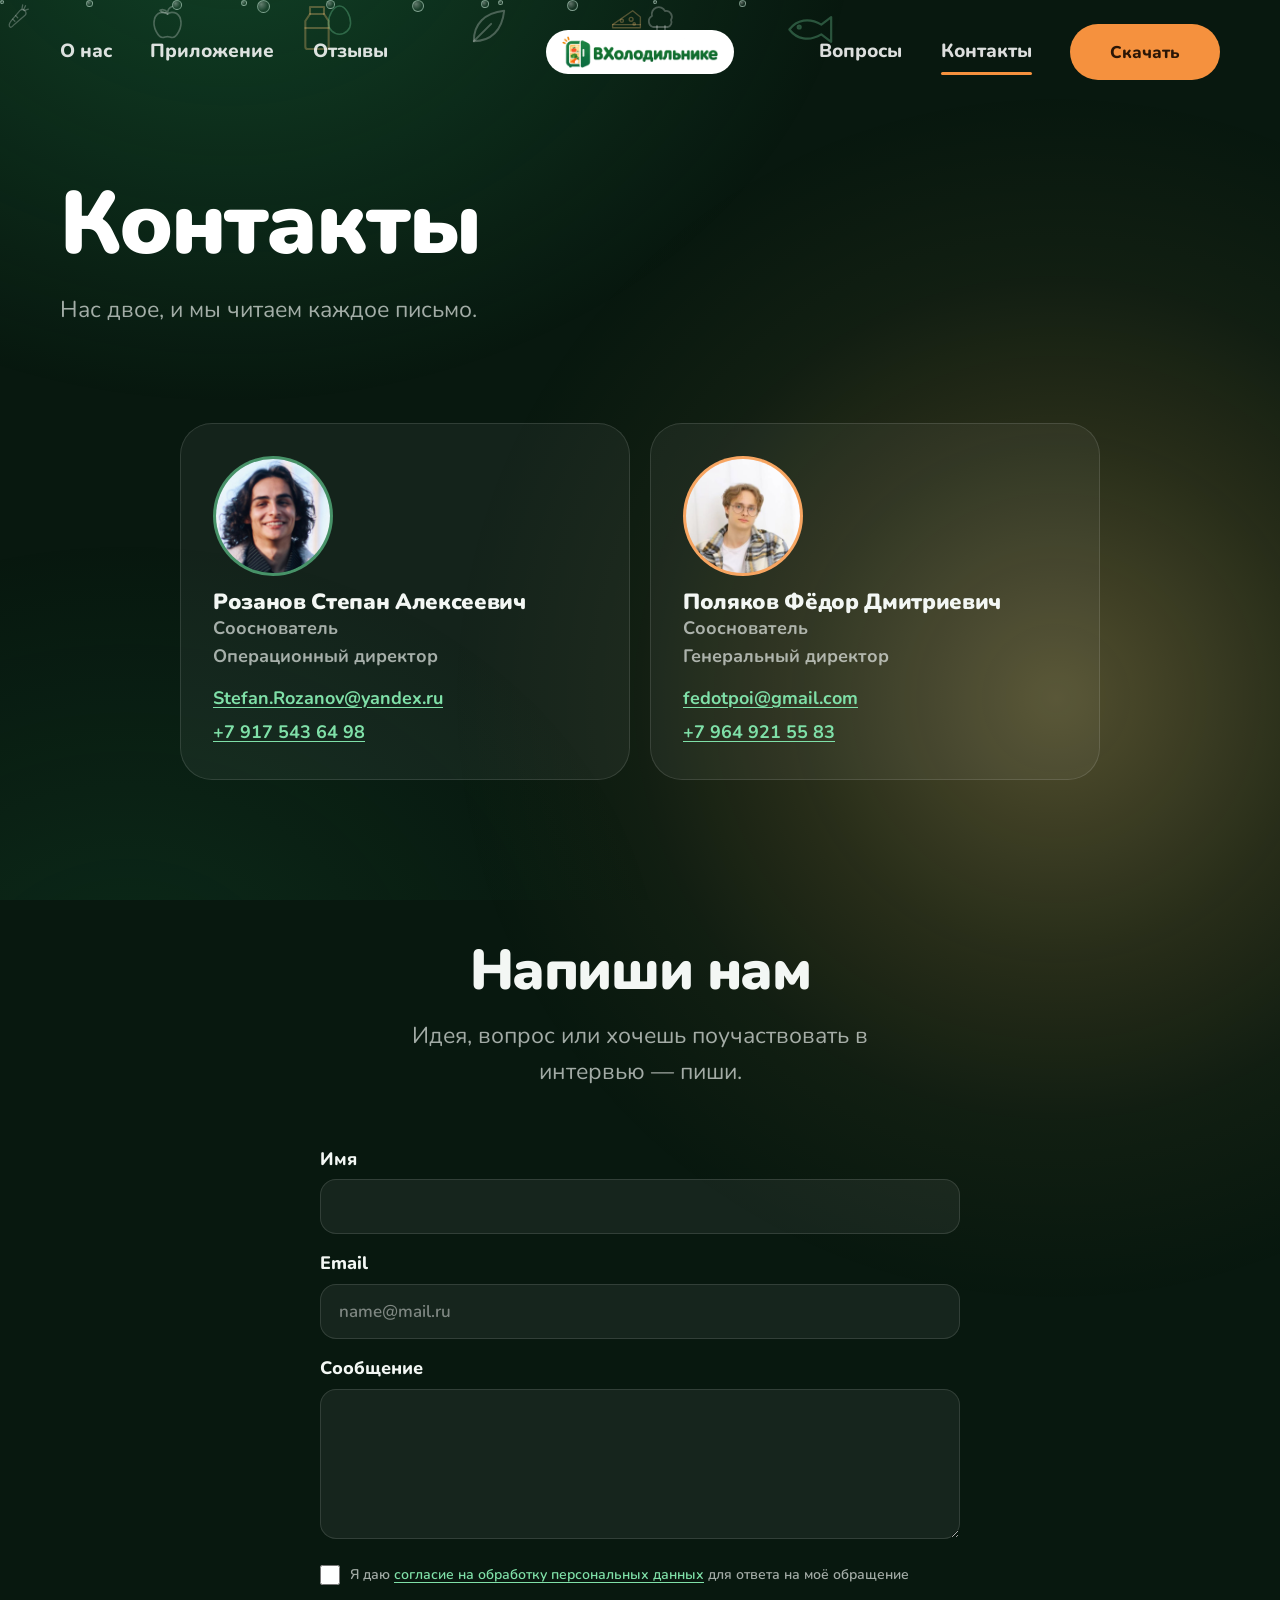
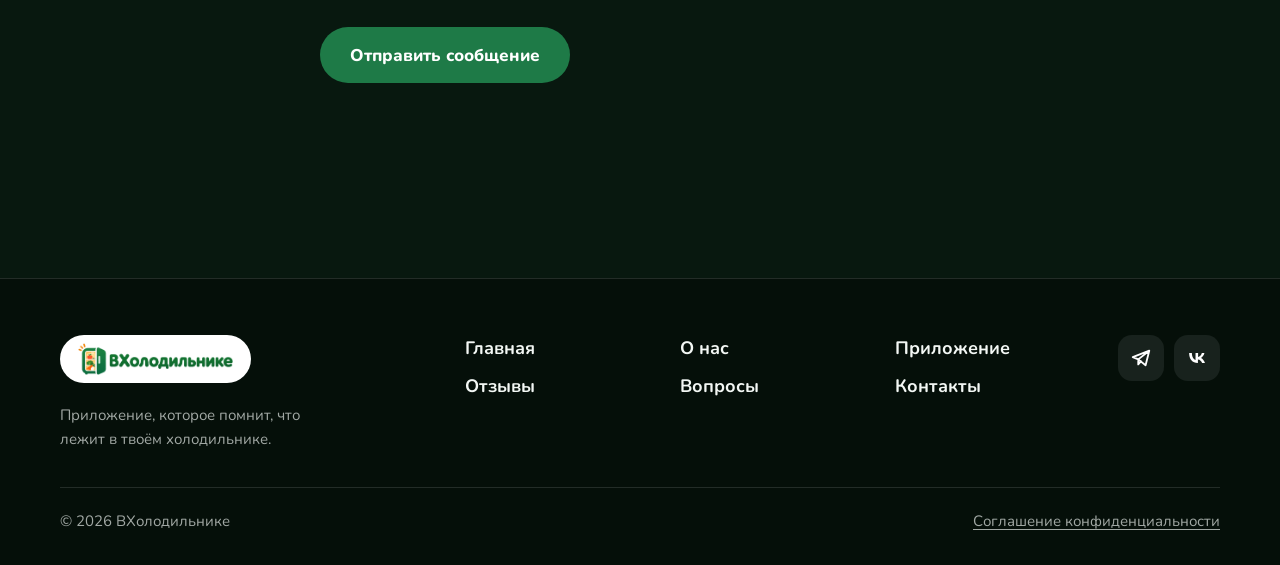
<file: contacts.html>
<!doctype html>
<html lang="ru">
<head>
  <meta charset="utf-8">
  <meta name="viewport" content="width=device-width, initial-scale=1">
  <title>Контакты — ВХолодильнике</title>
  <meta name="description" content="Команда ВХолодильнике: как с нами связаться.">
  <link rel="icon" type="image/png" href="logo-icon.png">
  <link rel="preconnect" href="https://fonts.googleapis.com">
  <link rel="preconnect" href="https://fonts.gstatic.com" crossorigin>
  <link href="https://fonts.googleapis.com/css2?family=Nunito:wght@400;600;700;800;900&display=swap" rel="stylesheet">
  <link rel="stylesheet" href="styles.css">
</head>
<body class="home">
  <header class="site-header">
    <div class="wrap bar">
      <a class="logo" href="index.html" aria-label="ВХолодильнике — на главную">
        <img src="logo.png" alt="ВХолодильнике" width="720" height="148">
      </a>
      <button class="burger" type="button" aria-label="Открыть меню" aria-expanded="false" aria-controls="menu">
        <span></span><span></span><span></span>
      </button>
      <nav class="menu" id="menu" aria-label="Основное меню">
        <ul class="menu-l">
          <li><a href="about.html">О нас</a></li>
          <li><a href="app.html">Приложение</a></li>
          <li><a href="reviews.html">Отзывы</a></li>
        </ul>
        <ul class="menu-r">
          <li><a href="faq.html">Вопросы</a></li>
          <li><a href="contacts.html" class="is-active" aria-current="page">Контакты</a></li>
          <li><button class="btn btn-accent" type="button" data-open-modal>Скачать</button></li>
        </ul>
      </nav>
    </div>
  </header>

  <main>
    <section class="page-hero">
      <div class="hd-bg" aria-hidden="true">
        <div class="hd-glow"></div>
        <div class="hd-cool"></div>
        <div class="hd-shelves"></div>
        <div class="hd-frost">
          <i style="--x:10%;--d:14s;--s:-2s;--z:4px"></i><i style="--x:24%;--d:18s;--s:-7s;--z:3px"></i>
          <i style="--x:38%;--d:12s;--s:-4s;--z:5px"></i><i style="--x:55%;--d:17s;--s:-9s;--z:3px"></i>
          <i style="--x:70%;--d:15s;--s:-1s;--z:4px"></i><i style="--x:86%;--d:19s;--s:-11s;--z:5px"></i>
        </div>
        <svg class="hd-food f3" viewBox="0 0 48 48" fill="none" stroke="currentColor" stroke-width="1.8" stroke-linecap="round" stroke-linejoin="round"><path d="M18 6h12v6l4 6v22a2 2 0 0 1-2 2H16a2 2 0 0 1-2-2V18l4-6z"/><path d="M18 12h12M14 24h20"/></svg>
        <svg class="hd-food f5" viewBox="0 0 48 48" fill="none" stroke="currentColor" stroke-width="1.8" stroke-linecap="round" stroke-linejoin="round"><path d="M10 38C10 22 20 12 38 10c-2 18-12 28-28 28z"/><path d="M10 38l16-16"/></svg>
      </div>
      <div class="wrap">
        <h1 class="h-display">Контакты</h1>
        <p class="lead">Нас двое, и мы читаем каждое письмо.</p>
      </div>
    </section>

    <section class="section-tight" style="padding-top:0">
      <div class="wrap">
        <div class="team">
          <article class="person reveal">
            <img class="avatar" src="stepan.jpg" alt="Розанов Степан Алексеевич" width="480" height="480">
            <div>
              <h3>Розанов Степан Алексеевич</h3>
              <p class="role">Сооснователь</p>
              <p class="role">Операционный директор</p>
            </div>
            <ul>
              <li><a href="mailto:Stefan.Rozanov@yandex.ru">Stefan.Rozanov@yandex.ru</a></li>
              <li><a href="tel:+79175436498">+7 917 543 64 98</a></li>
            </ul>
          </article>
          <article class="person reveal">
            <img class="avatar" src="fedor.jpg" alt="Поляков Фёдор Дмитриевич" width="480" height="480">
            <div>
              <h3>Поляков Фёдор Дмитриевич</h3>
              <p class="role">Сооснователь</p>
              <p class="role">Генеральный директор</p>
            </div>
            <ul>
              <li><a href="mailto:fedotpoi@gmail.com">fedotpoi@gmail.com</a></li>
              <li><a href="tel:+79649215583">+7 964 921 55 83</a></li>
            </ul>
          </article>
        </div>
      </div>
    </section>

    <section class="section-tight" id="write">
      <div class="wrap">
        <div class="section-head center reveal">
          <h2 class="h-section">Напиши нам</h2>
          <p class="lead">Идея, вопрос или хочешь поучаствовать в интервью — пиши.</p>
        </div>
        <form class="contact-form reveal" data-contact-form novalidate>
          <label>Имя<input type="text" name="name" autocomplete="name" required></label>
          <label>Email<input type="email" name="email" autocomplete="email" placeholder="name@mail.ru" required></label>
          <label>Сообщение<textarea name="message" required></textarea></label>
          <input class="hp" type="text" name="_honey" tabindex="-1" autocomplete="off" aria-hidden="true">
          <label class="consent"><input type="checkbox" name="consent" required><span>Я даю <a href="feedback-consent.html" target="_blank" rel="noopener">согласие на обработку персональных данных</a> для ответа на моё обращение</span></label>
          <p class="form-msg" role="alert"></p>
          <button class="btn btn-green" type="submit">Отправить сообщение</button>
        </form>
      </div>
    </section>
  </main>

  <footer class="site-footer">
    <div class="wrap">
      <div class="foot">
        <div class="foot-logo">
          <a href="index.html" aria-label="ВХолодильнике — на главную"><img src="logo.png" alt="ВХолодильнике" width="720" height="148"></a>
          <p>Приложение, которое помнит, что лежит в твоём холодильнике.</p>
        </div>
        <ul class="foot-links" aria-label="Страницы сайта">
          <li><a href="index.html">Главная</a></li>
          <li><a href="about.html">О нас</a></li>
          <li><a href="app.html">Приложение</a></li>
          <li><a href="reviews.html">Отзывы</a></li>
          <li><a href="faq.html">Вопросы</a></li>
          <li><a href="contacts.html">Контакты</a></li>
        </ul>
        <div class="socials" aria-label="Соцсети">
          <button type="button" aria-label="Telegram" data-toast="Ссылки на наши сообщества появятся совсем скоро">
            <svg viewBox="0 0 24 24" fill="none" stroke="currentColor" stroke-width="2" stroke-linejoin="round" stroke-linecap="round"><path d="M21 4L3 11l6 2.5M21 4l-4 16-8-6.5M21 4L9 13.5V19l3-3.5"/></svg>
          </button>
          <button type="button" aria-label="ВКонтакте" data-toast="Ссылки на наши сообщества появятся совсем скоро">
            <svg viewBox="0 0 24 24" fill="currentColor"><path d="M12.8 17.5C6.9 17.5 3.5 13.4 3.4 6.6h3c.1 5 2.3 7.1 4 7.5V6.6h2.8v4.3c1.7-.2 3.5-2.1 4.1-4.3h2.8c-.5 2.6-2.4 4.5-3.8 5.3 1.4.6 3.6 2.3 4.4 5.6h-3.1c-.7-2.2-2.4-3.8-4.6-4v4h-.2z"/></svg>
          </button>
        </div>
      </div>
      <div class="foot-bottom">
        <span>© 2026 ВХолодильнике</span>
        <a href="privacy.html">Соглашение конфиденциальности</a>
      </div>
    </div>
  </footer>

  <script src="script.js"></script>
</body>
</html>
</file>
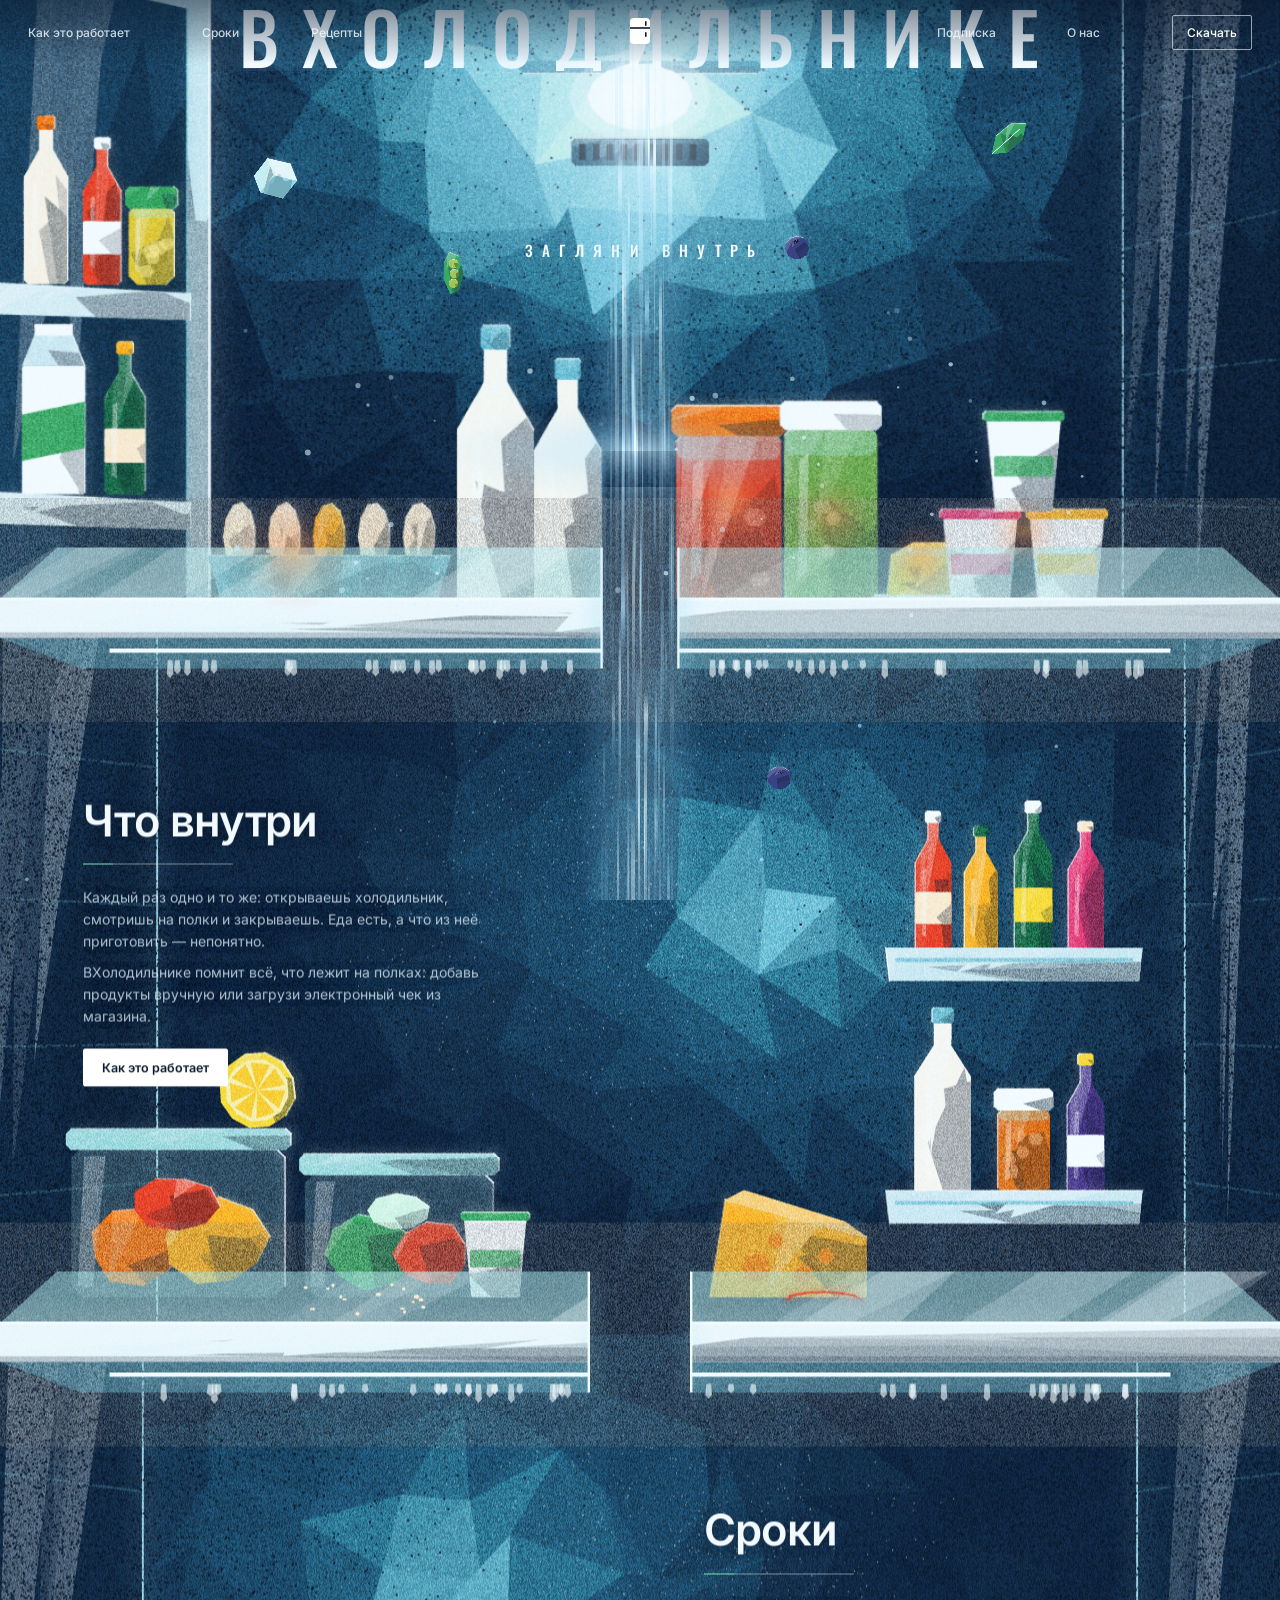
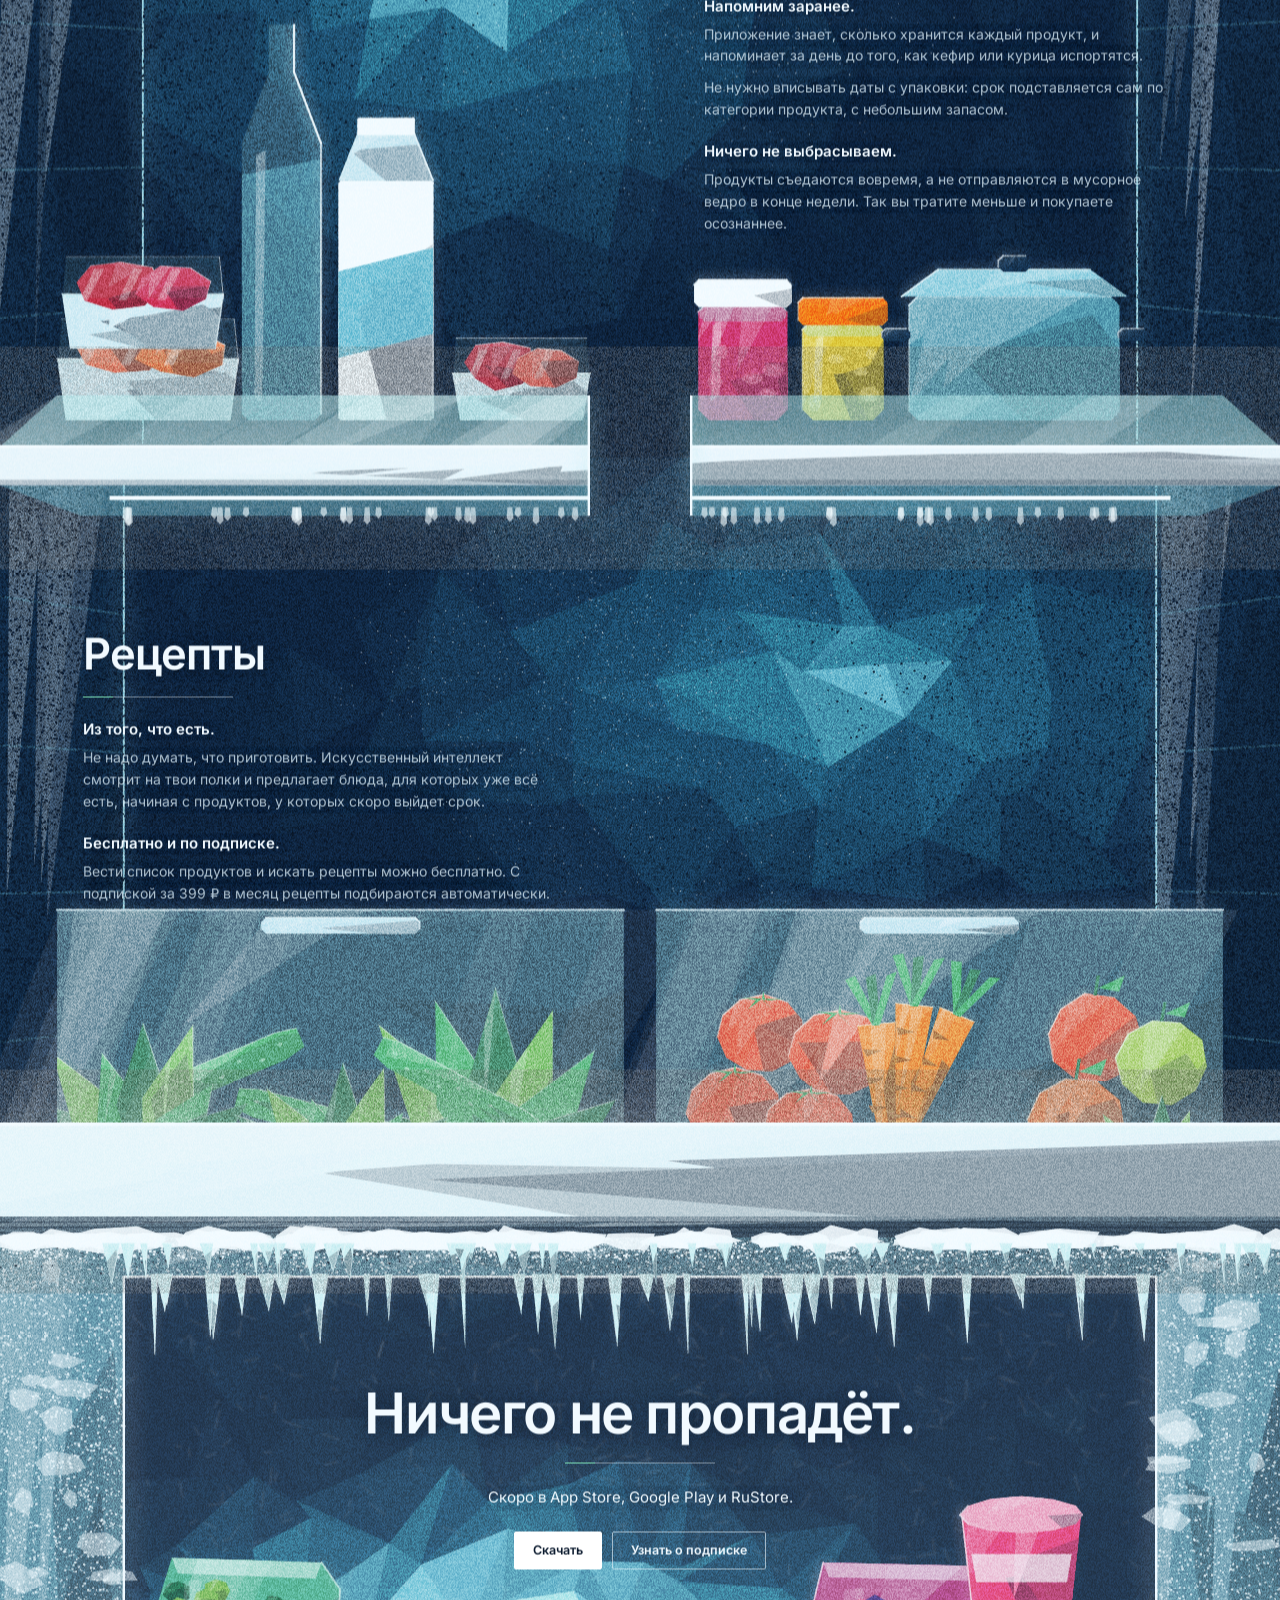
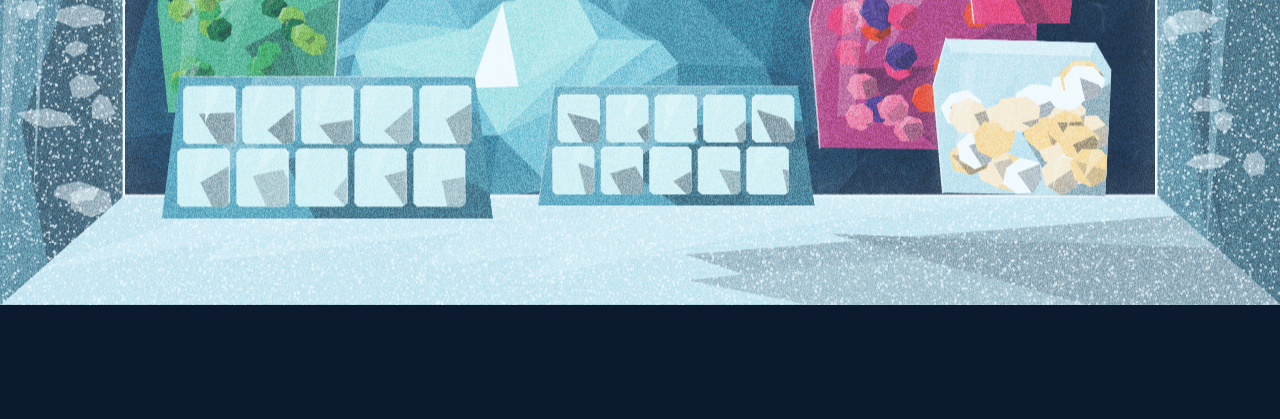
<file: descent.html>
<!doctype html>
<html lang="ru">
<head>
<meta charset="utf-8">
<meta name="viewport" content="width=device-width, initial-scale=1, viewport-fit=cover">
<title>ВХолодильнике — загляни внутрь</title>
<meta name="description" content="ВХолодильнике помнит, что лежит на полках, напоминает о сроках и подсказывает, что приготовить. Скоро в App Store, Google Play и RuStore.">
<meta name="theme-color" content="#0B1A2E">
<link rel="icon" type="image/png" href="logo-icon.png">
<style>
@font-face{font-family:'Oswald';font-style:normal;font-weight:300 700;font-display:swap;src:url([data-uri]) format('woff2');unicode-range:U+0301,U+0400-045F,U+0490-0491,U+04B0-04B1,U+2116}
@font-face{font-family:'Oswald';font-style:normal;font-weight:300 700;font-display:swap;src:url([data-uri]) format('woff2');unicode-range:U+0000-00FF,U+0131,U+0152-0153,U+02BB-02BC,U+02C6,U+02DA,U+02DC,U+2000-206F,U+20AC,U+2122,U+2191,U+2193,U+2212,U+2215,U+FEFF,U+FFFD}
@font-face{font-family:'Inter';font-style:normal;font-weight:400 600;font-display:swap;src:url([data-uri]) format('woff2');unicode-range:U+0301,U+0400-045F,U+0490-0491,U+04B0-04B1,U+2116}
@font-face{font-family:'Inter';font-style:normal;font-weight:400 600;font-display:swap;src:url([data-uri]) format('woff2');unicode-range:U+0000-00FF,U+0131,U+0152-0153,U+02BB-02BC,U+02C6,U+02DA,U+02DC,U+2000-206F,U+20AC,U+2122,U+2191,U+2193,U+2212,U+2215,U+FEFF,U+FFFD}
:root {
  --night: #0B1A2E; --ink: #F2FAFF; --soft: rgba(222,240,250,.78); --frost: #9FE8FF; --fresh: #7EE0B5;
  --ease: cubic-bezier(.2,.8,.2,1); --artH: 56.55vw;
}
* { box-sizing: border-box; }
html { background: var(--night); color-scheme: dark; overflow-x: clip; }
body { margin: 0; background: var(--night); color: var(--ink); font-family: 'Inter', system-ui, sans-serif; -webkit-font-smoothing: antialiased; }
h1, h2, h3, p { margin: 0; }
a { color: inherit; }
:focus-visible { outline: 2px solid var(--frost); outline-offset: 3px; }

.skip { position: fixed; left: 12px; top: -60px; z-index: 80; padding: 10px 14px; background: #fff; color: var(--night); font-size: 13px; }
.skip:focus { top: 10px; }

/* Шапка */
.nav { position: fixed; z-index: 50; top: 0; left: 0; right: 0; height: 64px; padding: 0 2.2vw; display: grid; grid-template-columns: 1fr auto 1fr; align-items: center; background: linear-gradient(rgba(11,26,46,.55), rgba(11,26,46,0)); font-size: 12px; font-weight: 500; }
.nav a { color: rgba(242,250,255,.82); text-decoration: none; transition: color .25s; }
.nav a:hover { color: #fff; }
.nav-l, .nav-r { display: flex; align-items: center; gap: 5.6vw; }
.nav-r { justify-content: flex-end; }
.nav .logo { display: block; }
.nav .get { padding: 9px 14px; border: 1px solid rgba(242,250,255,.6); border-radius: 2px; color: #fff; transition: background-color .25s, color .25s; }
.nav .get:hover { background: #fff; color: var(--night); }

/* Лента сцен */
.js #scroller { position: fixed; top: 0; left: 0; width: 100%; will-change: transform; }
.scene { position: relative; height: var(--artH); overflow-x: clip; }
#top { overflow: clip; }
.art { position: absolute; top: 0; left: 0; width: 100vw; height: var(--artH); }
.art .bg, #frost { position: absolute; inset: 0; width: 100%; height: 100%; display: block; }
#frost { z-index: 4; }
.seam { position: relative; height: 0; z-index: 10; pointer-events: none; }
.seam .band { position: absolute; }
.seam canvas { display: block; width: 100%; height: 100%; }
#fx { position: fixed; inset: 0; width: 100%; height: 100%; z-index: 20; pointer-events: none; }
.lamp { position: fixed; left: 0; top: 0; width: 520px; height: 520px; z-index: 30; pointer-events: none; opacity: 0; transition: opacity .4s; background: radial-gradient(closest-side, rgba(220,245,255,.14), rgba(170,225,255,.05) 55%, transparent); }
.door-flash { position: fixed; inset: 0; z-index: 60; pointer-events: none; background: radial-gradient(circle at 50% 24%, #fff, rgba(220,245,255,.9) 40%, rgba(180,230,255,.6)); }

/* Заголовок */
.hero-copy { position: absolute; z-index: 6; left: 50%; top: calc(var(--artH) * .07); width: 100%; text-align: center; transform: translateX(-50%); }
.hero-copy h1 { --ls: .3em; --lsx: 0em; font-family: 'Oswald', sans-serif; font-weight: 500; font-size: clamp(40px, 5.6vw, 108px); line-height: 1; letter-spacing: calc(var(--ls) + var(--lsx)); padding-left: var(--ls); overflow: hidden; text-shadow: 0 0 40px rgba(150,220,255,.45); white-space: nowrap; }
.hero-copy h1 span { display: inline-block; }
.sub { position: absolute; left: 0; right: 0; top: calc(var(--artH) * .33); font-family: 'Oswald', sans-serif; font-weight: 500; font-size: clamp(12px, 1.18vw, 22px); letter-spacing: .62em; padding-left: .62em; color: #fff; }

/* Текст секций */
.copy { position: absolute; z-index: 6; max-width: 520px; text-shadow: 0 1px 18px rgba(11,26,46,.7); }
.copy h2 { font-weight: 600; font-size: clamp(30px, 3.4vw, 60px); line-height: 1.04; letter-spacing: -.025em; }
.copy h3 { font-weight: 600; font-size: 15px; margin: 22px 0 8px; }
.rule + h3 { margin-top: 0; }
.copy p { font-size: 14px; line-height: 1.55; color: var(--soft); max-width: 52ch; }
.copy p + p { margin-top: 10px; }
.rule { display: block; position: relative; width: 150px; height: 1px; margin: 20px 0 22px; background: rgba(242,250,255,.45); transform-origin: left; }
.rule::before { content: ""; position: absolute; left: 0; top: 0; width: 30px; height: 1px; background: var(--fresh); }
.ln { display: block; overflow: hidden; padding-bottom: .12em; margin-bottom: -.12em; }
.ln > span { display: block; }
.btns { display: flex; flex-wrap: wrap; gap: 10px; margin-top: 22px; }
.btn { display: inline-flex; align-items: center; height: 38px; padding: 0 18px; border: 1px solid #fff; border-radius: 2px; background: #fff; color: var(--night); font-size: 12.5px; font-weight: 600; text-decoration: none; text-shadow: none; transition: background-color .3s, color .3s, border-color .3s, transform .4s var(--ease); }
.btn:hover { background: var(--frost); border-color: var(--frost); color: #06111F; transform: translateY(-2px); }
.btn.ghost { background: transparent; border-color: rgba(242,250,255,.6); color: var(--ink); }
.btn.ghost:hover { background: var(--frost); border-color: var(--frost); color: #06111F; }

#inside .copy { left: 6.5%; top: 26%; width: 31%; }
#dates .copy { left: 55%; top: 24%; width: 40%; }
#recipes .copy { left: 6.5%; top: 24%; width: 40%; }
#freezer .copy { left: 50%; top: 28%; width: 60%; max-width: none; transform: translateX(-50%); text-align: center; }
#freezer h2 { font-size: clamp(34px, 4.4vw, 78px); }
#freezer .rule { margin-left: auto; margin-right: auto; transform-origin: center; }
#freezer p { margin: 0 auto; color: var(--ink); font-size: 15px; }
#freezer .btns { justify-content: center; }

@media (max-width: 767px) {
  .nav { height: 56px; grid-template-columns: 1fr auto; padding: 0 16px; }
  .nav-l a, .nav-r a:not(.get) { display: none; }
  .nav .logo { grid-row: 1; grid-column: 1; }
  .nav-r { grid-column: 2; }
  .nav-l { display: none; }
  .hero-copy { top: calc(var(--artH) * .1); }
  .hero-copy h1 { --ls: .08em; font-size: 8.6vw; }
  .sub { top: calc(var(--artH) * .3); font-size: 11px; letter-spacing: .42em; }
  #inside .copy, #dates .copy, #recipes .copy { left: 20px; right: 20px; top: 24%; width: auto; max-width: none; padding: 18px; background: linear-gradient(rgba(11,26,46,.86), rgba(11,26,46,.66)); }
  .copy h2 { font-size: 30px; }
  .copy p { font-size: 13.5px; }
  #freezer .copy { top: 26%; width: calc(100% - 40px); }
}
@media (prefers-reduced-motion: reduce) { .btn, .nav a { transition: none; } }
</style>
<script>document.documentElement.classList.add('js')</script>
</head>
<body>
<a class="skip" href="#inside">Перейти к содержимому</a>
<header class="nav">
  <div class="nav-l">
    <a href="#inside">Как это работает</a>
    <a href="#dates">Сроки</a>
    <a href="#recipes">Рецепты</a>
  </div>
  <a class="logo" href="#top" aria-label="ВХолодильнике, наверх">
    <svg width="22" height="28" viewBox="0 0 22 28" aria-hidden="true"><rect x="1" y="1" width="20" height="26" rx="4" fill="#fff"/><rect x="1" y="10.2" width="20" height="1.6" fill="#0B1A2E"/><rect x="16" y="4" width="1.6" height="5" rx=".8" fill="#0B1A2E"/><rect x="16" y="15" width="1.6" height="5" rx=".8" fill="#0B1A2E"/></svg>
  </a>
  <div class="nav-r">
    <a href="#freezer">Подписка</a>
    <a href="#freezer">О нас</a>
    <a class="get" href="https://docs.google.com/forms/d/e/1FAIpQLSesLIS_T1SYirxcd_MxeFPEUbNu2eVaSeOzcXVq6qU7Opqa2A/viewform" target="_blank" rel="noopener">Скачать</a>
  </div>
</header>

<main id="scroller">
  <section class="scene" id="top">
    <div class="art"><canvas class="bg" aria-hidden="true"></canvas></div>
    <div class="hero-copy">
      <h1 aria-label="ВХолодильнике"><span aria-hidden="true">В</span><span aria-hidden="true">Х</span><span aria-hidden="true">О</span><span aria-hidden="true">Л</span><span aria-hidden="true">О</span><span aria-hidden="true">Д</span><span aria-hidden="true">И</span><span aria-hidden="true">Л</span><span aria-hidden="true">Ь</span><span aria-hidden="true">Н</span><span aria-hidden="true">И</span><span aria-hidden="true">К</span><span aria-hidden="true">Е</span></h1>
      <p class="sub">ЗАГЛЯНИ ВНУТРЬ</p>
    </div>
  </section>
  <div class="seam"><div class="band"><canvas aria-hidden="true"></canvas></div></div>

  <section class="scene" id="inside">
    <div class="art"><canvas class="bg" aria-hidden="true"></canvas></div>
    <div class="copy">
      <h2>Что внутри</h2>
      <span class="rule"></span>
      <p>Каждый раз одно и то же: открываешь холодильник, смотришь на полки и закрываешь. Еда есть, а что из неё приготовить — непонятно.</p>
      <p>ВХолодильнике помнит всё, что лежит на полках: добавь продукты вручную или загрузи электронный чек из магазина.</p>
      <div class="btns"><a class="btn" href="#dates">Как это работает</a></div>
    </div>
  </section>
  <div class="seam"><div class="band"><canvas aria-hidden="true"></canvas></div></div>

  <section class="scene" id="dates">
    <div class="art"><canvas class="bg" aria-hidden="true"></canvas></div>
    <div class="copy">
      <h2>Сроки</h2>
      <span class="rule"></span>
      <h3>Напомним заранее.</h3>
      <p>Приложение знает, сколько хранится каждый продукт, и напоминает за день до того, как кефир или курица испортятся.</p>
      <p>Не нужно вписывать даты с упаковки: срок подставляется сам по категории продукта, с небольшим запасом.</p>
      <h3>Ничего не выбрасываем.</h3>
      <p>Продукты съедаются вовремя, а не отправляются в мусорное ведро в конце недели. Так вы тратите меньше и покупаете осознаннее.</p>
    </div>
  </section>
  <div class="seam"><div class="band"><canvas aria-hidden="true"></canvas></div></div>

  <section class="scene" id="recipes">
    <div class="art"><canvas class="bg" aria-hidden="true"></canvas></div>
    <div class="copy">
      <h2>Рецепты</h2>
      <span class="rule"></span>
      <h3>Из того, что есть.</h3>
      <p>Не надо думать, что приготовить. Искусственный интеллект смотрит на твои полки и предлагает блюда, для которых уже всё есть, начиная с продуктов, у которых скоро выйдет срок.</p>
      <h3>Бесплатно и по подписке.</h3>
      <p>Вести список продуктов и искать рецепты можно бесплатно. С подпиской за 399 ₽ в месяц рецепты подбираются автоматически.</p>
    </div>
  </section>
  <div class="seam"><div class="band"><canvas aria-hidden="true"></canvas></div></div>

  <section class="scene" id="freezer">
    <div class="art"><canvas class="bg" aria-hidden="true"></canvas><canvas id="frost" aria-hidden="true"></canvas></div>
    <div class="copy">
      <h2>Ничего не пропадёт.</h2>
      <span class="rule"></span>
      <p>Скоро в App Store, Google Play и RuStore.</p>
      <div class="btns">
        <a class="btn" href="https://docs.google.com/forms/d/e/1FAIpQLSesLIS_T1SYirxcd_MxeFPEUbNu2eVaSeOzcXVq6qU7Opqa2A/viewform" target="_blank" rel="noopener">Скачать</a>
        <a class="btn ghost" href="app.html#pricing">Узнать о подписке</a>
      </div>
    </div>
  </section>
</main>

<canvas id="fx" aria-hidden="true"></canvas>
<div class="lamp" aria-hidden="true"></div>
<div class="door-flash" aria-hidden="true"></div>
<script>
/* Иллюстрации: рубленые формы, зерно, контровой свет. Всё рисуется кодом. */
const AW = 2688, AH = 1520, SEAM_H = 470, TAU = Math.PI * 2;
const C = {
  night: '#0B1A2E', deep: '#0F2540', navy: '#163350', blue: '#1F5273', steel: '#2F7C99',
  ice: '#6FC0D6', pale: '#A9E4E8', mint: '#CFF4E7', white: '#F2FBFF',
  tomato: '#E6452D', yolk: '#F7B52A', carrot: '#F27A1A', lemon: '#F5DC3E', berry: '#E4407C',
  leaf: '#38A866', leafD: '#1C6E4C', cream: '#F7EBD3', salmon: '#F0866B', meat: '#C2334A', plum: '#4A3A8C'
};
const hex = h => [1, 3, 5].map(i => parseInt(h.slice(i, i + 2), 16));
function mix(a, b, t) {
  const A = hex(a), B = hex(b);
  return '#' + A.map((v, i) => Math.round(v + (B[i] - v) * t).toString(16).padStart(2, '0')).join('');
}
const alpha = (h, a) => { const c = hex(h); return `rgba(${c[0]},${c[1]},${c[2]},${a})`; };
function rng(seed) {
  return () => { seed |= 0; seed = seed + 0x6D2B79F5 | 0; let t = Math.imul(seed ^ seed >>> 15, 1 | seed); t = t + Math.imul(t ^ t >>> 7, 61 | t) ^ t; return ((t ^ t >>> 14) >>> 0) / 4294967296; };
}

function tools(g, seed, light) {
  const r = rng(seed);
  const T = { r, g, light };
  const path = p => { g.beginPath(); p.forEach((q, i) => i ? g.lineTo(q[0], q[1]) : g.moveTo(q[0], q[1])); g.closePath(); };
  T.path = path;
  T.fill = (p, c) => { path(p); g.fillStyle = c; g.fill(); };
  T.bbox = p => { const xs = p.map(q => q[0]), ys = p.map(q => q[1]); const x = Math.min(...xs), y = Math.min(...ys); return { x, y, w: Math.max(...xs) - x, h: Math.max(...ys) - y }; };
  T.ngon = (cx, cy, rx, ry, n = 11, rot = 0, j = .05) => {
    const p = [];
    for (let i = 0; i < n; i++) { const a = rot + i / n * TAU, k = 1 + (r() - .5) * 2 * j; p.push([cx + Math.cos(a) * rx * k, cy + Math.sin(a) * ry * k]); }
    return p;
  };
  /* прямоугольник со срезанными углами */
  T.box = (x, y, w, h, c = 10) => [[x + c, y], [x + w - c, y], [x + w, y + c], [x + w, y + h - c], [x + w - c, y + h], [x + c, y + h], [x, y + h - c], [x, y + c]];
  T.rim = (p, col, w = 3, blur = 14) => {
    let area = 0;
    p.forEach((q, i) => { const n = p[(i + 1) % p.length]; area += q[0] * n[1] - n[0] * q[1]; });
    const s = area > 0 ? 1 : -1;
    g.save(); g.strokeStyle = col; g.lineWidth = w; g.lineCap = 'round'; g.shadowColor = col; g.shadowBlur = blur;
    p.forEach((q, i) => {
      const n = p[(i + 1) % p.length], mx = (q[0] + n[0]) / 2, my = (q[1] + n[1]) / 2;
      const nx = (n[1] - q[1]) * s, ny = -(n[0] - q[0]) * s, lx = T.light[0] - mx, ly = T.light[1] - my;
      const d = (nx * lx + ny * ly) / (Math.hypot(nx, ny) * Math.hypot(lx, ly) + 1e-6);
      if (d > .25) { g.globalAlpha = Math.min(1, d); g.beginPath(); g.moveTo(q[0], q[1]); g.lineTo(n[0], n[1]); g.stroke(); }
    });
    g.restore();
  };
  /* тело предмета: заливка, рубленые грани света и тени, контровой свет */
  T.solid = (p, base, o = {}) => {
    const b = T.bbox(p), ls = o.lit ?? 3, ds = o.dark ?? 3;
    g.save(); T.fill(p, base); path(p); g.clip();
    for (let i = 0; i < ds; i++) {
      const x = b.x + b.w * (.45 + r() * .6), y = b.y + b.h * (1.05);
      T.fill([[x, y], [x + b.w * .7, y], [x + b.w * .3, b.y + b.h * (.1 + r() * .5)], [x - b.w * (.1 + r() * .35), b.y + b.h * (.3 + r() * .5)]], mix(base, C.night, .16 + r() * .26));
    }
    for (let i = 0; i < ls; i++) {
      const x = b.x + b.w * (r() * .55), y = b.y - 4;
      T.fill([[x, y], [x + b.w * (.14 + r() * .32), y], [x + b.w * (r() * .22 - .22), b.y + b.h * (.35 + r() * .6)]], mix(base, C.white, .1 + r() * .2));
    }
    g.restore();
    if (o.rim !== false) T.rim(p, o.rim || mix(base, C.white, .72), o.rw || 3, o.blur ?? 12);
  };
  /* свет — слои рубленых лучей, как вырезанная бумага */
  T.bloom = (cx, cy, rx, ry, cols, spikes = 15) => {
    cols.forEach((c, i) => {
      const k = 1 - i / cols.length, p = [], n = spikes * 2;
      for (let j = 0; j < n; j++) {
        const a = j / n * TAU + (r() - .5) * .1, q = (j % 2 ? 1 : .74 + r() * .12) * (.9 + r() * .2) * k;
        p.push([cx + Math.cos(a) * rx * q, cy + Math.sin(a) * ry * q]);
      }
      T.fill(p, c);
    });
  };
  /* стена из рубленых граней: чем ближе к свету, тем светлее */
  T.mesh = (lx, ly, rx, ry, ramp, cols = 17, rows = 10) => {
    const cw = AW / cols, ch = AH / rows, p = [];
    for (let j = 0; j <= rows; j++) { p[j] = []; for (let i = 0; i <= cols; i++) p[j][i] = [i * cw + (i && i < cols ? (r() - .5) * cw * .9 : 0), j * ch + (j && j < rows ? (r() - .5) * ch * .9 : 0)]; }
    const shade = (a, b, q) => {
      const cx = (a[0] + b[0] + q[0]) / 3, cy = (a[1] + b[1] + q[1]) / 3;
      const d = Math.hypot((cx - lx) / rx, (cy - ly) / ry);
      let t = Math.pow(Math.max(0, 1 - d), 1.25) + (r() - .5) * .13;
      t = Math.max(0, Math.min(.999, t)) * (ramp.length - 1);
      const c0 = mix(ramp[Math.floor(t)], ramp[Math.floor(t) + 1], t % 1);
      T.path([a, b, q]); g.fillStyle = c0; g.strokeStyle = c0; g.lineWidth = 2; g.fill(); g.stroke();
    };
    for (let j = 0; j < rows; j++) for (let i = 0; i < cols; i++) {
      const A = p[j][i], B = p[j][i + 1], D = p[j + 1][i], E = p[j + 1][i + 1];
      if (r() < .5) { shade(A, B, E); shade(A, E, D); } else { shade(A, B, D); shade(B, E, D); }
    }
  };
  /* напыление: точки, плотность задаётся функцией */
  T.speck = (n, col, dens, size = 2.4) => {
    g.fillStyle = col;
    for (let i = 0; i < n; i++) {
      const x = r() * AW, y = r() * AH;
      if (r() < dens(x, y)) { const s = size * (.5 + r()); g.fillRect(x, y, s, s); }
    }
  };
  return T;
}

/* зерно всей сцены поверх готовой картинки */
let noiseTile;
function grain(g, w, h, strength = .34) {
  if (!noiseTile) {
    noiseTile = document.createElement('canvas'); noiseTile.width = noiseTile.height = 256;
    const n = noiseTile.getContext('2d'), d = n.createImageData(256, 256), r = rng(77);
    for (let i = 0; i < d.data.length; i += 4) { const v = r() * 255; d.data[i] = d.data[i + 1] = d.data[i + 2] = v; d.data[i + 3] = 255; }
    n.putImageData(d, 0, 0);
  }
  g.save(); g.setTransform(1, 0, 0, 1, 0, 0);
  g.globalCompositeOperation = 'overlay'; g.globalAlpha = strength;
  g.fillStyle = g.createPattern(noiseTile, 'repeat'); g.fillRect(0, 0, w, h);
  g.restore();
}

/* ---------- Интерьер камеры ---------- */
function room(T, o) {
  const { g } = T, [lx, ly] = T.light;
  g.fillStyle = C.night; g.fillRect(0, 0, AW, AH);
  const L = o.left ?? 300, Rr = o.right ?? AW - 300, top = o.top ?? 60, bot = o.bot ?? AH - 60;

  T.mesh(o.mx ?? lx, ly, o.rx ?? 1180, o.ry ?? 860, o.ramp ?? [C.deep, C.navy, C.blue, C.steel, C.ice, C.pale, C.mint]);
  /* боковые стенки в перспективе */
  [[[0, -20], [L, top], [L, bot], [0, AH + 20]], [[AW, -20], [Rr, top], [Rr, bot], [AW, AH + 20]]].forEach((w, i) => {
    T.solid(w, i ? mix(C.deep, C.navy, .55) : mix(C.deep, C.navy, .4), { lit: 5, dark: 2, rim: mix(C.ice, C.white, .35), rw: 4, blur: 22 });
    /* рейки для полок */
    for (let k = 1; k < 5; k++) {
      const t = k / 5, y0 = -20 + (AH + 40) * t, y1 = top + (bot - top) * t, x0 = i ? AW : 0, x1 = i ? Rr : L;
      g.strokeStyle = alpha(C.ice, .22); g.lineWidth = 5; g.beginPath(); g.moveTo(x0, y0); g.lineTo(x1, y1); g.stroke();
    }
  });
  /* тени зерном к краям */
  T.speck(90000, C.night, (x, y) => {
    const dx = Math.abs(x - lx) / 1344, dy = Math.abs(y - ly) / 900;
    return Math.min(.9, Math.pow(dx * dx + dy * dy, 1.4) * .8);
  }, 3);
  T.speck(26000, alpha(C.white, .5), (x, y) => {
    const d = Math.hypot((x - lx) / 700, (y - ly) / 520);
    return d < 1 ? (1 - d) * .55 : 0;
  }, 2);
}

/* ---------- Предметы ---------- */
const I = {
  bottle(T, x, y, w, h, body, cap, o = {}) {
    const n = w * .3, sh = h * .32;
    const p = [[x - n / 2, y - h], [x + n / 2, y - h], [x + n / 2, y - h + sh * .45], [x + w / 2, y - h + sh], [x + w / 2, y - 8], [x + w / 2 - 8, y], [x - w / 2 + 8, y], [x - w / 2, y - 8], [x - w / 2, y - h + sh], [x - n / 2, y - h + sh * .45]];
    T.solid(p, body, o);
    T.solid(T.box(x - n / 2 - 5, y - h - h * .07, n + 10, h * .09, 4), cap, { lit: 1, dark: 1 });
    if (o.label) T.solid(T.box(x - w / 2, y - h * .46, w, h * .24, 2), o.label, { lit: 1, dark: 1, rim: false });
    T.fill([[x - w * .3, y - h + sh + 16], [x - w * .18, y - h + sh + 10], [x - w * .2, y - 34], [x - w * .32, y - 40]], alpha(C.white, .34));
  },
  jar(T, x, y, w, h, fillc, lid) {
    T.solid(T.box(x - w / 2, y - h, w, h, 18), mix(fillc, C.deep, .1), { lit: 3, dark: 3 });
    T.fill(T.box(x - w / 2 + 2, y - h, w - 4, h * .17, 8), alpha(C.pale, .35));
    T.solid(T.box(x - w / 2 - 7, y - h - 36, w + 14, 46, 8), lid, { lit: 2, dark: 1 });
    T.fill([[x - w * .34, y - h * .8], [x - w * .24, y - h * .84], [x - w * .26, y - h * .2], [x - w * .36, y - h * .16]], alpha(C.white, .36));
    for (let i = 0; i < 5; i++) { const p = T.ngon(x + (T.r() - .5) * w * .7, y - h * (.15 + T.r() * .55), 9 + T.r() * 12, 8 + T.r() * 10, 6); T.fill(p, alpha(mix(fillc, C.white, .4), .6)); }
  },
  eggTray(T, x, y, w) {
    const h = 96;
    const n = 5, step = w / n;
    for (let i = 0; i < n; i++) {
      const ex = x + step * (i + .5), gold = i === 2;
      T.solid(T.ngon(ex, y - h - 34, step * .36, 60, 11, .3, .02), gold ? C.yolk : C.cream, { lit: 2, dark: 2, blur: 10 });
    }
    T.solid([[x - 16, y - h], [x + w + 16, y - h], [x + w - 12, y], [x + 12, y]], mix(C.steel, C.ice, .45), { lit: 4, dark: 3 });
    for (let i = 0; i < n; i++) { const ex = x + step * (i + .5); T.fill([[ex - step * .34, y - h], [ex + step * .34, y - h], [ex + step * .18, y - 22], [ex - step * .18, y - 22]], alpha(C.navy, .28)); }
  },
  butter(T, x, y, w) {
    T.solid(T.box(x - w / 2, y - 26, w, 26, 6), C.white, { lit: 2, dark: 2 });
    T.solid([[x - w * .36, y - 26], [x - w * .32, y - 96], [x + w * .28, y - 96], [x + w * .36, y - 26]], C.lemon, { lit: 2, dark: 2 });
    T.fill([[x - w * .32, y - 96], [x - w * .12, y - 118], [x + w * .44, y - 118], [x + w * .28, y - 96]], mix(C.lemon, C.white, .4));
  },
  cup(T, x, y, w, h, c, foil) {
    T.solid([[x - w / 2, y - h], [x + w / 2, y - h], [x + w * .38, y], [x - w * .38, y]], c, { lit: 2, dark: 2 });
    T.solid(T.box(x - w / 2 - 6, y - h - 12, w + 12, 16, 4), foil, { lit: 1, dark: 0 });
    T.fill(T.box(x - w * .4, y - h * .6, w * .8, h * .22, 2), alpha(foil, .75));
  },
  container(T, x, y, w, h, foods) {
    T.fill(T.box(x, y - h, w, h, 18), alpha(C.pale, .22));
    foods.forEach(f => T.solid(T.ngon(x + w * f[0], y - h * f[1], w * f[2], h * f[3], 9, T.r(), .1), f[4], { lit: 1, dark: 2, rw: 2, blur: 6 }));
    T.rim(T.box(x, y - h, w, h, 18), alpha(C.white, .9), 3, 12);
    T.solid(T.box(x - 9, y - h - 28, w + 18, 34, 8), mix(C.ice, C.mint, .5), { lit: 3, dark: 2 });
    T.fill([[x + w * .06, y - h + 16], [x + w * .16, y - h + 16], [x + w * .1, y - 16], [x + w * .03, y - 16]], alpha(C.white, .28));
  },
  cheese(T, x, y, w) {
    const h = w * .62;
    T.solid([[x, y], [x + w, y], [x + w, y - h * .62], [x + w * .1, y - h]], C.yolk, { lit: 2, dark: 2 });
    T.fill([[x + w * .1, y - h], [x + w, y - h * .62], [x + w * .86, y - h * .78], [x + w * .22, y - h * 1.1]], mix(C.yolk, C.white, .42));
    [[.3, .3, .09], [.6, .22, .07], [.74, .42, .05], [.42, .58, .05]].forEach(q => T.fill(T.ngon(x + w * q[0], y - h * q[1], w * q[2], w * q[2], 8), mix(C.yolk, C.carrot, .6)));
  },
  lemonHalf(T, x, y, r0) {
    T.solid(T.ngon(x, y - r0, r0, r0, 12, .2, .02), C.lemon, { lit: 2, dark: 1 });
    T.fill(T.ngon(x, y - r0, r0 * .82, r0 * .82, 12, .2, .02), mix(C.lemon, C.white, .6));
    for (let i = 0; i < 7; i++) {
      const a = i / 7 * TAU, b = a + TAU / 7 * .78;
      T.fill([[x, y - r0], [x + Math.cos(a) * r0 * .74, y - r0 + Math.sin(a) * r0 * .74], [x + Math.cos(b) * r0 * .74, y - r0 + Math.sin(b) * r0 * .74]], mix(C.lemon, C.yolk, .3));
    }
  },
  meat(T, x, y, w, c, c2) {
    const h = w * .34;
    T.solid([[x, y - h], [x + w, y - h], [x + w - 16, y], [x + 16, y]], mix(C.white, C.ice, .25), { lit: 2, dark: 3 });
    const base = y - h + 6;
    T.solid(T.ngon(x + w * .34, base - 24, w * .26, 50, 8, .1, .12), c, { lit: 2, dark: 2, rw: 2 });
    T.solid(T.ngon(x + w * .68, base - 18, w * .24, 44, 8, .5, .12), c2, { lit: 2, dark: 2, rw: 2 });
    for (let i = 0; i < 3; i++) T.fill([[x + w * (.2 + i * .24), base - 56], [x + w * (.26 + i * .24), base - 56], [x + w * (.16 + i * .24), base + 6], [x + w * (.11 + i * .24), base + 6]], alpha(C.white, .34));
    T.fill([[x + 8, y - h - 74], [x + w - 8, y - h - 74], [x + w - 2, y - h + 8], [x + 2, y - h + 8]], alpha(C.pale, .1));
    T.rim([[x + 8, y - h - 74], [x + w - 8, y - h - 74], [x + w, y - h + 8], [x, y - h + 8]], alpha(C.white, .6), 2, 6);
  },
  carton(T, x, y, w, h, c, band) {
    T.solid(T.box(x - w / 2, y - h, w, h, 4), c, { lit: 3, dark: 3 });
    T.solid([[x - w / 2, y - h], [x + w / 2, y - h], [x + w * .3, y - h - w * .5], [x - w * .3, y - h - w * .5]], mix(c, C.ice, .3), { lit: 1, dark: 1 });
    T.solid(T.box(x - w * .3, y - h - w * .66, w * .6, w * .18, 2), mix(c, C.white, .4), { lit: 1, dark: 0 });
    T.fill([[x - w / 2, y - h * .62], [x + w / 2, y - h * .72], [x + w / 2, y - h * .36], [x - w / 2, y - h * .26]], band);
  },
  fizz(T, x, y, w, h) {
    const n = w * .32, sh = h * .3;
    const p = [[x - n / 2, y - h], [x + n / 2, y - h], [x + n / 2, y - h + sh * .4], [x + w / 2, y - h + sh], [x + w / 2, y - 10], [x + w / 2 - 10, y], [x - w / 2 + 10, y], [x - w / 2, y - 10], [x - w / 2, y - h + sh], [x - n / 2, y - h + sh * .4]];
    T.fill(p, alpha(C.pale, .2));
    T.fill([[x - w / 2, y - h * .62], [x + w / 2, y - h * .66], [x + w / 2, y - 10], [x + w / 2 - 10, y], [x - w / 2 + 10, y], [x - w / 2, y - 10]], alpha(C.ice, .5));
    T.rim(p, alpha(C.white, .95), 3.5, 14);
    T.fill([[x - w * .32, y - h + sh + 18], [x - w * .2, y - h + sh + 12], [x - w * .24, y - 30], [x - w * .34, y - 34]], alpha(C.white, .32));
  },
  pot(T, x, y, w, h) {
    T.solid(T.box(x - w / 2, y - h, w, h, 14), mix(C.steel, C.pale, .3), { lit: 4, dark: 4 });
    T.solid([[x - w / 2 - 12, y - h], [x + w / 2 + 12, y - h], [x + w * .36, y - h - 44], [x - w * .36, y - h - 44]], mix(C.ice, C.white, .3), { lit: 2, dark: 2 });
    T.solid(T.box(x - 26, y - h - 66, 52, 26, 8), C.navy, { lit: 1, dark: 0 });
    T.solid(T.box(x - w / 2 - 44, y - h * .74, 46, 20, 6), C.navy, { lit: 1, dark: 0 });
    T.solid(T.box(x + w / 2 - 2, y - h * .74, 46, 20, 6), C.navy, { lit: 1, dark: 0 });
  },
  tomato(T, x, y, r0) {
    T.solid(T.ngon(x, y, r0, r0 * .88, 11, .2, .03), C.tomato, { lit: 2, dark: 2, blur: 8 });
    for (let i = 0; i < 5; i++) { const a = i / 5 * TAU - 1.5; T.fill([[x, y - r0 * .8], [x + Math.cos(a) * r0 * .5, y - r0 * .8 + Math.sin(a) * r0 * .24 + 6], [x + Math.cos(a + .4) * r0 * .16, y - r0 * .8 + 4]], C.leaf); }
  },
  apple(T, x, y, r0, c) {
    T.solid(T.ngon(x, y, r0, r0 * .94, 10, .1, .03), c, { lit: 2, dark: 2, blur: 8 });
    T.fill([[x - 4, y - r0 * .9], [x + 3, y - r0 * .9], [x + 10, y - r0 * 1.32], [x + 3, y - r0 * 1.32]], C.leafD);
    T.fill([[x + 6, y - r0 * 1.06], [x + r0 * .62, y - r0 * 1.32], [x + r0 * .5, y - r0 * .98]], C.leaf);
  },
  carrot(T, x, y, l, a) {
    g2(T, x, y, a, () => {
      T.solid([[-l * .12, 0], [l * .12, 0], [l * .03, l], [-l * .03, l]], C.carrot, { lit: 2, dark: 2, rw: 2, blur: 8 });
      for (let i = 0; i < 4; i++) T.fill([[-l * .1, l * (.15 + i * .18)], [l * .02, l * (.17 + i * .18)], [-l * .08, l * (.2 + i * .18)]], mix(C.carrot, C.night, .32));
      for (let i = -1; i < 2; i++) T.fill([[-8, 2], [8, 2], [i * 44 + 10, -l * .32], [i * 44 - 12, -l * .3]], i ? C.leaf : C.leafD);
    });
  },
  cucumber(T, x, y, l, a) {
    g2(T, x, y, a, () => {
      T.solid([[-l / 2, -24], [-l * .4, -32], [l * .4, -32], [l / 2, -24], [l / 2, 18], [l * .4, 28], [-l * .4, 28], [-l / 2, 18]], C.leaf, { lit: 3, dark: 3, rw: 2, blur: 8 });
      for (let i = 0; i < 9; i++) T.fill(T.ngon(-l * .4 + l * .1 * i, -6 + (i % 2) * 16, 7, 4, 5), alpha(C.mint, .55));
    });
  },
  greens(T, x, y, s) {
    for (let i = 0; i < 9; i++) {
      const a = -1.57 + (i - 4) * .3, l = s * (.7 + T.r() * .5), c = [C.leaf, C.leafD, mix(C.leaf, C.lemon, .3)][i % 3];
      const ex = x + Math.cos(a) * l, ey = y + Math.sin(a) * l, nx = -Math.sin(a) * s * .17, ny = Math.cos(a) * s * .17;
      T.solid([[x, y], [x + (ex - x) * .5 + nx, y + (ey - y) * .5 + ny], [ex, ey], [x + (ex - x) * .5 - nx, y + (ey - y) * .5 - ny]], c, { lit: 1, dark: 1, rw: 2, blur: 6 });
    }
  },
  icicles(T, y, x0, x1, n, maxL) {
    for (let i = 0; i < n; i++) {
      const x = x0 + (x1 - x0) * T.r(), w = 12 + T.r() * 26, l = maxL * (.3 + T.r() * .7);
      T.solid([[x - w / 2, y], [x + w / 2, y], [x + T.r() * 6, y + l]], mix(C.pale, C.white, .5), { lit: 1, dark: 1, rw: 2, blur: 8 });
    }
  },
  iceTray(T, x, y, w, h, cols = 5) {
    T.solid([[x + 30, y], [x + w - 30, y], [x + w, y + h], [x, y + h]], mix(C.steel, C.ice, .6), { lit: 3, dark: 3 });
    const rows = 2, cw = (w - 60) / cols, ch = (h - 28) / rows;
    for (let a = 0; a < rows; a++) for (let b = 0; b < cols; b++) {
      const cx = x + 30 + b * cw + (a ? -10 : 0), cy = y + 12 + a * ch;
      T.solid(T.box(cx + 6, cy + 4, cw - 12, ch - 8, 6), mix(C.pale, C.white, .55), { lit: 1, dark: 1, rw: 2, blur: 6 });
    }
  },
  bag(T, x, y, w, h, c, dots, dotR) {
    const p = [[x + 24, y], [x + w - 30, y + 8], [x + w, y + h * .2], [x + w - 12, y + h], [x + 18, y + h - 6], [x, y + h * .3]];
    T.solid(p, c, { lit: 4, dark: 3 });
    T.path(p); T.g.save(); T.g.clip();
    for (let i = 0; i < 26; i++) T.solid(T.ngon(x + w * (.1 + T.r() * .8), y + h * (.2 + T.r() * .7), dotR, dotR * .9, 7, T.r(), .1), dots[i % dots.length], { lit: 1, dark: 1, rim: false });
    T.g.restore();
    T.fill([[x + 24, y], [x + w - 30, y + 8], [x + w - 40, y + 34], [x + 34, y + 26]], alpha(C.white, .5));
    T.fill([[x + w * .15, y + h * .15], [x + w * .24, y + h * .13], [x + w * .2, y + h * .8], [x + w * .12, y + h * .82]], alpha(C.white, .2));
  },
  tub(T, x, y, w, h, c) {
    T.solid([[x, y], [x + w, y], [x + w * .9, y + h], [x + w * .1, y + h]], c, { lit: 3, dark: 3 });
    T.solid(T.ngon(x + w / 2, y, w * .52, 34, 12, 0, .01), mix(c, C.white, .55), { lit: 2, dark: 1 });
    T.fill([[x + w * .08, y + h * .36], [x + w * .92, y + h * .36], [x + w * .88, y + h * .62], [x + w * .12, y + h * .62]], alpha(C.white, .7));
  }
};
function g2(T, x, y, a, f) { const { g } = T, L = T.light; g.save(); g.translate(x, y); g.rotate(a); T.light = [0, -2000]; f(); T.light = L; g.restore(); }

/* ---------- Сцены ---------- */
const SHELF = 1442; /* линия, на которой стоят продукты */
const at = (T, x, s, f, y = SHELF) => {
  const { g } = T, L = T.light;
  g.save(); g.translate(x, y); g.scale(s, s); T.light = [(L[0] - x) / s, (L[1] - y) / s]; f(); T.light = L; g.restore();
};

function scene1(g) {
  const T = tools(g, 11, [1344, 365]);
  room(T, { left: 430, right: AW - 330, top: 150, bot: AH - 30, rx: 1250, ry: 980 });
  g.fillStyle = C.night; g.fillRect(0, 0, AW, 150);
  T.speck(60000, C.night, (x, y) => y < 400 ? Math.pow((400 - y) / 400, 1.6) * .95 : 0, 3.2);
  /* плафон и решётка */
  T.solid(T.box(1090, 290, 508, 26, 8), mix(C.steel, C.ice, .4), { lit: 3, dark: 2 });
  T.fill(T.ngon(1344, 365, 150, 98, 14, 0, .01), alpha(C.white, .32));
  T.solid(T.ngon(1344, 365, 110, 70, 14, 0, .01), C.white, { lit: 2, dark: 0, rim: C.white, blur: 40 });
  T.solid(T.box(1200, 452, 288, 58, 8), mix(C.navy, C.steel, .5), { lit: 2, dark: 2 });
  for (let i = 0; i < 9; i++) T.fill(T.box(1216 + i * 29, 464, 14, 34, 2), C.night);
  /* открытая дверь слева */
  T.solid([[0, -10], [440, 110], [440, AH + 10], [0, AH + 10]], mix(C.white, C.ice, .32), { lit: 6, dark: 6, rim: C.white, rw: 6, blur: 30 });
  T.solid([[0, 90], [392, 180], [392, AH], [0, AH]], mix(C.navy, C.blue, .5), { lit: 4, dark: 4, rim: C.ice });
  [[760, 1], [1200, 0]].forEach(([base, k]) => {
    if (k) { I.bottle(T, 96, base - 2, 92, 330, mix(C.cream, C.white, .5), C.carrot); I.bottle(T, 214, base, 80, 290, C.tomato, C.white, { label: C.white }); I.jar(T, 318, base, 96, 170, C.lemon, C.leaf); }
    else { I.carton(T, 112, base, 132, 270, C.white, alpha(C.leaf, .95)); I.bottle(T, 262, base, 86, 300, C.leafD, C.yolk, { label: C.cream }); }
    T.solid([[0, base - 4], [400, base + 18], [400, base + 74], [0, base + 62]], mix(C.white, C.ice, .22), { lit: 3, dark: 2 });
  });
  /* верхняя полка */
  at(T, 455, 1.18, () => I.eggTray(T, 0, 0, 400));
  at(T, 1040, 1.36, () => I.bottle(T, 0, 0, 118, 410, mix(C.white, C.cream, .25), C.ice));
  at(T, 1192, 1.2, () => I.bottle(T, 0, 0, 118, 410, mix(C.white, C.cream, .25), C.ice));
  at(T, 1530, 1.4, () => I.jar(T, 0, 0, 158, 270, C.tomato, C.carrot));
  at(T, 1745, 1.3, () => I.jar(T, 0, 0, 150, 300, mix(C.leaf, C.lemon, .35), C.white));
  at(T, 1945, 1.2, () => I.butter(T, 0, 0, 190));
  at(T, 2150, 1.3, () => { I.cup(T, -70, 0, 120, 150, C.white, C.berry); I.cup(T, 70, 0, 120, 150, C.white, C.yolk); I.cup(T, 0, -158, 120, 150, C.white, C.leaf); });
  grain(g, g.canvas.width, g.canvas.height);
}

function scene2(g) {
  const T = tools(g, 22, [1344, 620]);
  room(T, { left: 330, right: AW - 200, top: 40, bot: AH - 30, mx: 1640, rx: 1050, ry: 860, ramp: [C.deep, C.navy, mix(C.navy, C.blue, .6), C.blue, C.steel, C.ice] });
  at(T, 150, 1.32, () => I.container(T, 0, 0, 340, 240, [[.3, .34, .22, .26, C.carrot], [.68, .36, .24, .28, C.yolk], [.48, .62, .2, .18, C.tomato]]));
  at(T, 640, 1.32, () => I.container(T, 0, 0, 300, 200, [[.34, .36, .24, .3, C.leaf], [.68, .34, .2, .26, C.tomato], [.5, .68, .16, .14, C.mint]]));
  at(T, 540, 1.3, () => I.lemonHalf(T, 0, 0, 62), SHELF - 354);
  at(T, 1040, 1.1, () => I.cup(T, 0, 0, 120, 150, C.white, C.leaf));
  at(T, 1490, 1.5, () => I.cheese(T, 0, 0, 220));
  /* стойка дверцы справа */
  [[720, 1], [1230, 0]].forEach(([y, k]) => {
    const xs = [1960, 2060, 2170, 2280];
    if (k) { I.bottle(T, xs[0], y, 76, 280, C.tomato, C.white, { label: C.cream }); I.bottle(T, xs[1], y, 70, 250, C.yolk, C.leafD); I.bottle(T, xs[2], y, 80, 300, C.leafD, C.white, { label: C.lemon }); I.bottle(T, xs[3], y, 74, 260, C.berry, C.cream); }
    else { I.bottle(T, xs[0] + 20, y, 118, 370, mix(C.white, C.cream, .3), C.ice); I.jar(T, xs[1] + 90, y, 110, 190, C.carrot, C.white); I.bottle(T, xs[3], y, 78, 280, C.plum, C.lemon, { label: C.white }); }
    T.solid([[1860, y - 12], [2400, y - 12], [2392, y + 58], [1868, y + 58]], mix(C.white, C.ice, .3), { lit: 4, dark: 3, rim: C.white });
    T.fill(T.box(1880, y + 10, 500, 8, 2), alpha(C.ice, .7));
  });
  grain(g, g.canvas.width, g.canvas.height);
}

function scene3(g) {
  const T = tools(g, 33, [1344, 500]);
  room(T, { left: 300, right: AW - 300, top: 40, bot: AH - 30, mx: 960, rx: 1000, ry: 860, ramp: [C.deep, C.navy, mix(C.navy, C.blue, .6), C.blue, C.steel, C.ice] });
  at(T, 120, 1.12, () => I.meat(T, 0, 0, 340, C.salmon, mix(C.salmon, C.carrot, .35)));
  at(T, 130, 1.06, () => I.meat(T, 0, 0, 320, C.meat, mix(C.meat, C.berry, .4)), SHELF - 150);
  at(T, 591, 1.3, () => I.fizz(T, 0, 0, 128, 640));
  at(T, 810, 1.26, () => I.carton(T, 0, 0, 158, 400, C.white, alpha(C.ice, .9)));
  at(T, 950, 1.0, () => I.meat(T, 0, 0, 290, C.meat, mix(C.salmon, C.meat, .4)));
  at(T, 1560, 1.25, () => I.jar(T, 0, 0, 150, 200, C.berry, C.white));
  at(T, 1770, 1.25, () => I.jar(T, 0, 0, 136, 170, C.lemon, C.carrot));
  at(T, 2130, 1.3, () => I.pot(T, 0, 0, 340, 200));
  grain(g, g.canvas.width, g.canvas.height);
}

function drawer(T, x, y, w, h, fill) {
  const { g } = T;
  T.solid([[x, y], [x + w, y], [x + w, y + h], [x, y + h]], mix(C.navy, C.blue, .5), { lit: 2, dark: 2, rim: C.ice });
  g.save(); T.path([[x, y], [x + w, y], [x + w, y + h], [x, y + h]]); g.clip(); fill(); g.restore();
  /* матовый пластик */
  T.fill([[x, y], [x + w, y], [x + w, y + h], [x, y + h]], alpha(C.mint, .26));
  for (let i = 0; i < 7; i++) {
    const sx = x + T.r() * w;
    T.fill([[sx, y], [sx + 60 + T.r() * 200, y], [sx - 120 + T.r() * 80, y + h], [sx - 200, y + h]], alpha(C.white, .05 + T.r() * .07));
  }
  T.rim([[x, y], [x + w, y], [x + w, y + h], [x, y + h]], C.white, 5, 22);
  T.solid(T.box(x + w * .36, y + 16, w * .28, 34, 10), mix(C.white, C.ice, .3), { lit: 2, dark: 2 });
}

function scene4(g) {
  const T = tools(g, 44, [1344, 470]);
  room(T, { left: 260, right: AW - 260, top: 40, bot: AH - 30, mx: 1760, rx: 1150, ry: 640, ramp: [C.deep, C.navy, mix(C.navy, C.blue, .6), C.blue, C.steel, C.ice] });
  drawer(T, 120, 950, 1190, 500, () => { T.g.translate(0, 130);
    I.cucumber(T, 420, 1180, 460, -.4); I.cucumber(T, 700, 1270, 420, .25);
    I.greens(T, 300, 1400, 330); I.greens(T, 1040, 1420, 370); I.greens(T, 720, 1430, 280);
    I.cucumber(T, 960, 1200, 380, .5);
  });
  drawer(T, 1378, 950, 1190, 500, () => { T.g.translate(0, 130);
    [[1600, 1080, 92], [1760, 1120, 104], [1540, 1240, 100], [1700, 1280, 96]].forEach(q => I.tomato(T, q[0], q[1], q[2]));
    [[-.9, 1920, 1020], [-.6, 2010, 1040], [-1.1, 1840, 1060]].forEach(q => I.carrot(T, q[1], q[2], 330, q[0] + 1));
    I.apple(T, 2300, 1090, 100, C.tomato); I.apple(T, 2440, 1140, 96, mix(C.leaf, C.lemon, .55)); I.apple(T, 2260, 1270, 104, mix(C.tomato, C.yolk, .3));
    I.lemonHalf(T, 1960, 1420, 74);
    I.greens(T, 2440, 1430, 210);
  });
  grain(g, g.canvas.width, g.canvas.height);
}

function scene5(g) {
  const T = tools(g, 55, [1048, 850]);
  g.fillStyle = C.night; g.fillRect(0, 0, AW, AH);
  /* дно ящика и стенки в перспективе сверху */
  const L = 260, Rr = AW - 260, top = 200, bot = 1290;
  T.mesh(1048, 1010, 1150, 560, [C.deep, C.navy, C.blue, C.steel, C.ice, C.pale, C.white], 20, 12);
  const walls = [[[0, 0], [L, top], [L, bot], [0, AH]], [[AW, 0], [Rr, top], [Rr, bot], [AW, AH]], [[0, 0], [AW, 0], [Rr, top], [L, top]]];
  walls.forEach((w, i) => T.solid(w, mix(C.blue, C.pale, i === 2 ? .3 : .42), { lit: 9, dark: 6, rim: C.white, rw: 5, blur: 26 }));
  T.solid([[0, AH], [L, bot], [Rr, bot], [AW, AH]], mix(C.white, C.ice, .35), { lit: 7, dark: 4, rim: C.white, rw: 6, blur: 30 });
  /* иней на стенках */
  T.speck(70000, alpha(C.white, .75), (x, y) => (x > L && x < Rr && y > top && y < bot) ? 0 : .5, 3.4);
  for (let i = 0; i < 46; i++) {
    const side = i % 2, x = side ? AW - 30 - T.r() * 210 : 30 + T.r() * 210, y = 160 + T.r() * 1150;
    T.fill(T.ngon(x, y, 16 + T.r() * 44, 10 + T.r() * 24, 6, T.r(), .3), alpha(C.white, .5));
  }
  I.icicles(T, top - 6, L + 20, Rr - 20, 44, 170);
  /* содержимое */
  at(T, 330, 1.28, () => I.bag(T, 0, 0, 300, 260, mix(C.leaf, C.ice, .4), [C.leaf, mix(C.leaf, C.lemon, .35), C.leafD], 22), 790);
  at(T, 340, 1.24, () => I.iceTray(T, 0, 0, 560, 240), 1040);
  at(T, 1130, 1.16, () => I.iceTray(T, 0, 0, 500, 216), 1060);
  at(T, 1700, 1.2, () => I.bag(T, 0, 0, 400, 330, mix(C.berry, C.plum, .35), [C.berry, C.plum, mix(C.berry, C.white, .3), C.tomato], 28), 800);
  at(T, 2020, 1.14, () => I.tub(T, 0, 0, 220, 200, C.berry), 700);
  at(T, 1960, 1.1, () => I.bag(T, 0, 0, 340, 300, mix(C.white, C.ice, .4), [C.cream, mix(C.cream, C.yolk, .3), C.white], 40), 960);
  T.speck(30000, C.night, (x, y) => (y < 200 ? (200 - y) / 200 * .9 : 0), 3);
  grain(g, g.canvas.width, g.canvas.height, .3);
}

/* ---------- Полки между сценами ---------- */
function seam(g, i) {
  const T = tools(g, 101 + i, [1344, -500]);
  const mid = SEAM_H / 2, W = AW;
  g.clearRect(0, 0, W, SEAM_H);
  if (i === 3) {
    /* толстая перегородка между холодильником и морозилкой */
    T.solid([[0, mid - 120], [W, mid - 120], [W, mid + 74], [0, mid + 74]], mix(C.white, C.ice, .12), { lit: 12, dark: 7, rim: C.white, rw: 7, blur: 28 });
    T.solid([[0, mid + 74], [W, mid + 74], [W, mid + 118], [0, mid + 118]], '#5F7686', { lit: 7, dark: 7, rim: false });
    for (let k = 0; k < 3; k++) { g.fillStyle = alpha(C.night, .4); g.fillRect(0, mid + 84 + k * 11, W, 3); }
    T.speck(52000, alpha(C.white, .9), (x, y) => (y > mid + 118 && y < mid + 160 ? .9 : 0), 3.6);
    for (let k = 0; k < 90; k++) { const x = T.r() * W; T.fill(T.ngon(x, mid + 124, 30 + T.r() * 70, 12 + T.r() * 16, 7, T.r(), .3), alpha(C.white, .92)); }
    I.icicles(T, mid + 130, 20, W - 20, 46, 90);
    grain(g, g.canvas.width, g.canvas.height, .24);
    return;
  }
  const n0 = [47, 46, 46][i] / 100 * W, n1 = [53, 54, 54][i] / 100 * W;
  /* стекло сверху */
  T.fill([[120, mid - 132], [W - 120, mid - 132], [W, mid - 24], [0, mid - 24]], alpha(C.pale, .52));
  for (let k = 0; k < 9; k++) {
    const x = T.r() * W;
    T.fill([[x, mid - 132], [x + 70 + T.r() * 160, mid - 132], [x - 60 + T.r() * 130, mid - 24], [x - 170, mid - 24]], alpha(C.white, .1 + T.r() * .14));
  }
  if (i === 1) {
    T.rim(T.ngon(1730, mid - 72, 80, 17, 12), alpha(C.tomato, .85), 5, 8);
    for (let k = 0; k < 16; k++) T.fill(T.ngon(620 + T.r() * 300, mid - 110 + T.r() * 72, 3 + T.r() * 4, 2 + T.r() * 3, 5), C.cream);
  }
  /* белая кромка */
  T.solid([[0, mid - 24], [W, mid - 24], [W, mid + 58], [0, mid + 58]], mix(C.white, C.ice, .08), { lit: 12, dark: 7, rim: C.white, rw: 6, blur: 24 });
  g.fillStyle = alpha(C.night, .22); g.fillRect(0, mid + 46, W, 12);
  /* нижняя сторона стекла */
  T.fill([[0, mid + 58], [W, mid + 58], [W - 170, mid + 122], [170, mid + 122]], alpha(C.ice, .4));
  /* светодиодная лента */
  g.save(); g.shadowColor = C.pale; g.shadowBlur = 34; g.fillStyle = C.white; g.fillRect(230, mid + 80, W - 460, 9); g.restore();
  /* вырез для потока */
  g.save(); g.globalCompositeOperation = 'destination-out'; T.fill([[n0, -10], [n1, -10], [n1, SEAM_H], [n0, SEAM_H]], '#000'); g.restore();
  [n0, n1].forEach(x => { g.save(); g.strokeStyle = C.white; g.shadowColor = C.pale; g.shadowBlur = 18; g.lineWidth = 5; g.beginPath(); g.moveTo(x, mid - 132); g.lineTo(x, mid + 122); g.stroke(); g.restore(); });
  /* капли конденсата */
  for (let k = 0; k < 60; k++) {
    const x = 260 + T.r() * (W - 520); if (x > n0 - 20 && x < n1 + 20) continue;
    const l = 8 + T.r() * 22;
    T.fill([[x - 5, mid + 104], [x + 5, mid + 104], [x + 7, mid + 108 + l], [x, mid + 116 + l], [x - 7, mid + 108 + l]], alpha(C.white, .62));
  }
  grain(g, g.canvas.width, g.canvas.height, .22);
}

/* ---------- Спрайты ---------- */
function sprites() {
  const make = (w, h, f) => { const c = document.createElement('canvas'); c.width = w; c.height = h; const g = c.getContext('2d'); f(g, tools(g, w + h, [w * .3, -h])); return c; };
  const out = {};
  out.ice = make(220, 220, (g, T) => {
    T.solid([[34, 62], [130, 26], [194, 70], [186, 168], [90, 200], [28, 156]], mix(C.pale, C.white, .4), { lit: 4, dark: 3 });
    T.fill([[34, 62], [130, 26], [194, 70], [98, 106]], alpha(C.white, .65));
    T.fill([[98, 106], [194, 70], [186, 168], [90, 200]], alpha(C.ice, .5));
  });
  out.berry = make(180, 180, (g, T) => {
    T.solid(T.ngon(90, 94, 70, 68, 11, .3, .02), mix(C.plum, C.blue, .35), { lit: 3, dark: 2 });
    for (let i = 0; i < 6; i++) { const a = i / 6 * TAU; T.fill([[90, 56], [90 + Math.cos(a) * 26, 56 + Math.sin(a) * 15], [90 + Math.cos(a + .5) * 12, 56 + Math.sin(a + .5) * 7]], C.night); }
  });
  out.leaf = make(220, 220, (g, T) => {
    T.solid([[30, 190], [46, 96], [124, 26], [196, 26], [182, 110], [112, 176]], C.leaf, { lit: 3, dark: 3 });
    g.strokeStyle = C.mint; g.lineWidth = 4; g.beginPath(); g.moveTo(30, 190); g.lineTo(166, 54); g.stroke();
  });
  out.pea = make(180, 260, (g, T) => {
    T.solid([[70, 16], [120, 40], [146, 130], [120, 226], [72, 244], [36, 160], [42, 70]], C.leaf, { lit: 3, dark: 3 });
    [[92, 80], [96, 134], [90, 186]].forEach(q => T.solid(T.ngon(q[0], q[1], 26, 25, 9), mix(C.leaf, C.lemon, .55), { lit: 1, dark: 1, rw: 2, blur: 6 }));
  });
  const flake = rot => (g) => {
    g.translate(110, 110); g.rotate(rot); g.strokeStyle = C.white; g.lineCap = 'round'; g.lineWidth = 8; g.shadowColor = C.pale; g.shadowBlur = 10;
    for (let i = 0; i < 6; i++) {
      g.rotate(TAU / 6); g.beginPath(); g.moveTo(0, 0); g.lineTo(0, -92); g.moveTo(0, -56); g.lineTo(-24, -80); g.moveTo(0, -56); g.lineTo(24, -80); g.stroke();
    }
  };
  out.flakeA = make(220, 220, flake(0));
  out.flakeB = make(220, 220, flake(TAU / 12));
  return out;
}
/* Движение: прокрутка, поток холода, частицы, вступление. Всё живое рисуется в один холст. */
(function () {
  const $ = s => document.querySelector(s), $$ = s => [...document.querySelectorAll(s)];
  const reduce = matchMedia('(prefers-reduced-motion: reduce)').matches;
  const debug = location.search.includes('debug');
  const fine = matchMedia('(pointer: fine)').matches;
  const EASE = 'cubic-bezier(.2,.8,.2,1)';
  const scroller = $('#scroller'), scenes = $$('.scene'), arts = $$('.art'), seams = $$('.seam');
  const heroArt = arts[0], heroCopy = $('.hero-copy'), title = $('.hero-copy h1'), lamp = $('.lamp');
  const FOCUS = [50, 50, 50, 50, 45];
  const fx = $('#fx'), c = fx.getContext('2d');
  let vw = 0, vh = 0, artH = 0, artW = 0, mobile = false, dpr = 1, cur = scrollY, pageH = 0;
  const artX = i => mobile ? vw / 2 - FOCUS[i] / 100 * artW : 0;

  /* ---------- Размеры ---------- */
  function layout() {
    vw = document.documentElement.clientWidth; vh = innerHeight; mobile = vw <= 767;
    artH = mobile ? Math.max(vw * AH / AW, vh * .92) : vw * AH / AW;
    artW = artH * AW / AH;
    const st = document.documentElement.style;
    st.setProperty('--artH', artH + 'px');
    arts.forEach((a, i) => { a.style.width = artW + 'px'; a.style.left = artX(i) + 'px'; });
    seams.forEach((s, i) => {
      const b = s.firstElementChild, h = artW * SEAM_H / AW;
      b.style.width = artW + 'px'; b.style.height = h + 'px'; b.style.left = artX(i + 1) + 'px'; b.style.top = -h / 2 + 'px';
    });
    pageH = artH * scenes.length;
    document.body.style.height = pageH + 'px';
    dpr = Math.min(devicePixelRatio || 1, mobile ? 1.25 : 1.5);
    fx.width = Math.round(vw * dpr); fx.height = Math.round(vh * dpr);
    buildStreams();
    sizeFrost();
  }

  /* ---------- Иллюстрации ---------- */
  const painters = [scene1, scene2, scene3, scene4, scene5];
  function paint(cv, w, h, f) {
    const k = Math.min(1, w * Math.min(devicePixelRatio || 1, 1.5) / AW);
    cv.width = Math.round(AW * k); cv.height = Math.round(h * k);
    const g = cv.getContext('2d'); g.setTransform(k, 0, 0, k, 0, 0); f(g);
  }
  function paintAll() {
    const jobs = [];
    arts.forEach((a, i) => jobs.push(() => paint(a.querySelector('.bg'), artW, AH, painters[i])));
    seams.forEach((s, i) => jobs.push(() => paint(s.querySelector('canvas'), artW, SEAM_H, g => seam(g, i))));
    jobs.shift()();
    const next = () => { const j = jobs.shift(); if (!j) return; j(); setTimeout(next, 16); };
    next();
  }

  /* ---------- Спрайты света и потока ---------- */
  const sp = sprites();
  function glowSprite(stops) {
    const s = document.createElement('canvas'); s.width = s.height = 128;
    const g = s.getContext('2d'), r = g.createRadialGradient(64, 64, 0, 64, 64, 64);
    stops.forEach(q => r.addColorStop(q[0], q[1])); g.fillStyle = r; g.fillRect(0, 0, 128, 128); return s;
  }
  const GLOW = {
    warm: glowSprite([[0, 'rgba(255,170,90,.45)'], [.5, 'rgba(255,130,70,.14)'], [1, 'rgba(255,130,70,0)']]),
    cold: glowSprite([[0, 'rgba(170,235,255,.6)'], [.5, 'rgba(120,200,255,.2)'], [1, 'rgba(120,200,255,0)']]),
    mist: glowSprite([[0, 'rgba(200,240,255,.5)'], [.55, 'rgba(150,215,255,.16)'], [1, 'rgba(150,215,255,0)']]),
    lamp: glowSprite([[0, 'rgba(255,255,255,.55)'], [.4, 'rgba(210,240,255,.28)'], [.7, 'rgba(160,220,255,.1)'], [1, 'rgba(160,220,255,0)']])
  };
  function streak(a, b, m, at) {
    const s = document.createElement('canvas'); s.width = 8; s.height = 160;
    const g = s.getContext('2d'), l = g.createLinearGradient(0, 0, 0, 160);
    l.addColorStop(0, a); l.addColorStop(at, m); l.addColorStop(1, b); g.fillStyle = l; g.fillRect(0, 0, 8, 160); return s;
  }
  const STREAK = [streak('rgba(220,248,255,0)', 'rgba(160,220,255,0)', 'rgba(240,252,255,.95)', .35), streak('rgba(150,215,255,0)', 'rgba(120,190,255,0)', 'rgba(180,230,255,.8)', .5)];
  const BODY = (() => {
    const s = document.createElement('canvas'); s.width = 64; s.height = 4;
    const g = s.getContext('2d'), l = g.createLinearGradient(0, 0, 64, 0);
    l.addColorStop(0, 'rgba(140,210,255,0)'); l.addColorStop(.18, 'rgba(160,225,255,.65)'); l.addColorStop(.5, 'rgba(225,248,255,.95)'); l.addColorStop(.82, 'rgba(160,225,255,.65)'); l.addColorStop(1, 'rgba(140,210,255,0)');
    g.fillStyle = l; g.fillRect(0, 0, 64, 4); return s;
  })();

  /* поток: сверху вниз через вырезы в полках, y — в высотах сцены */
  const COLUMNS = [{ y0: .30, y1: .73, w: 5.2, speed: 1, hero: true }, { y0: .78, y1: 3.36, w: 6.2, speed: .95, heroStart: true }];
  function buildStreams() {
    const r = rng(9);
    COLUMNS.forEach(col => {
      const w = col.w / 100 * artW, H = (col.y1 - col.y0) * artH, n = Math.round(w / 2.2 * 2 * Math.max(1, H / 620));
      col.st = Array.from({ length: Math.min(n, 700) }, () => ({ x: r(), w: .8 + r() * 3.2, l: 60 + r() * 220, v: 300 + r() * 260, a: .15 + r() * .45, ph: r() * 4000, k: r() < .45 ? 0 : 1 }));
    });
  }

  /* ---------- Положение на экране ---------- */
  const X = (i, x) => artX(i) + x / 100 * artW;
  const heroShift = () => cur * .32;
  const Y = (i, y) => (i + y / 100) * artH - cur + (i === 0 ? heroShift() : 0);
  const onScreen = i => { const t = i * artH - cur; return t < vh + 80 && t + artH > -80; };

  /* ---------- Данные сцен ---------- */
  const glows = [
    [0, 23, 87, 4.4, 'warm'], [0, 57, 80, 5, 'warm'], [0, 65, 82, 3.6, 'warm'], [0, 80, 84, 3, 'warm'], [0, 72, 88, 3, 'warm'],
    [1, 20, 71, 6, 'warm'], [1, 13, 87, 5, 'warm'], [1, 30, 88, 3.6, 'warm'], [1, 60, 88, 4, 'warm'],
    [2, 10, 84, 4.4, 'warm'], [2, 11, 74, 4, 'warm'], [2, 38, 88, 3.4, 'warm'], [2, 50, 33, 7, 'cold'],
    [3, 62, 76, 5, 'warm'], [3, 73, 70, 5, 'warm'], [3, 87, 74, 5, 'warm'], [3, 73, 90, 3, 'warm'],
    [4, 26, 78, 5, 'cold'], [4, 53, 78, 5, 'cold'], [4, 72, 66, 4, 'warm'], [4, 80, 52, 4, 'warm']
  ];
  [70.5, 75, 79.5, 84].forEach(x => { glows.push([1, x, 49, 2, 'led']); glows.push([1, x, 83, 2, 'led']); });
  const mists = [[0, 50, 73, 22, 9], [1, 50, 86, 30, 12], [2, 50, 33, 20, 9], [3, 50, 40, 60, 14], [3, 30, 46, 30, 10]];
  const lamps = [[0, 50, 24, 20, 'lamp'], [4, 39, 56, 19, 'cold']];
  const drifters = [
    [0, 'ice', 21, 34, 4], [0, 'leaf', 78, 30, 3.4], [0, 'berry', 63, 46, 2.4], [0, 'pea', 36, 48, 2.6],
    [1, 'berry', 60, 22, 2.4], [3, 'leaf', 34, 24, 3], [3, 'pea', 70, 30, 2.6], [4, 'ice', 66, 26, 3], [4, 'berry', 27, 38, 2.4]
  ].map((d, n) => ({ i: d[0], k: d[1], x: d[2], y: d[3], w: d[4], ph: n * 1.7, ox: 0, oy: 0 }));
  const r = rng(5), rand = (a, b) => a + r() * (b - a);
  const particles = (n, f) => Array.from({ length: n }, () => ({ u: r(), v: r(), r: r(), ph: r() * TAU, s: rand(.4, 1.2), ...(f ? f() : {}) }));
  const P = {
    frost: particles(70), vapour: particles(50), fizz: particles(40), spray: particles(50),
    bead: particles(90), snow: particles(140), glint: particles(90)
  };
  const flakes = Array.from({ length: 6 }, (_, n) => ({ off: r(), dur: rand(14, 24), y: rand(18, 46), size: rand(1.4, 2.8), hz: rand(3, 5), ph: n }));
  const makeDrips = (i, x, y, w, h, n) => Array.from({ length: n }, () => ({ i, bx: x, by: y, bw: w, bh: h, ...newDrip() }));
  function newDrip() { return { u: r(), v: r() * .8, wait: rand(2, 6), age: 0, dist: rand(.04, .12), dur: rand(.6, 1.2), trail: 0 }; }
  const drips = [...makeDrips(1, 6, 62, 34, 28, 10), ...makeDrips(3, 5, 63, 90, 31, 14)];

  /* ---------- Кадр ---------- */
  const hum = (t, ph) => [1, .93, 1, .96, 1, .9][Math.floor((t * 1.6 + ph) % 6)];
  const breathe = (t, ph) => 1 + Math.sin(t * 1.25 + ph) * .08;
  function dot(x, y, rad, col, a) { c.globalAlpha = a; c.fillStyle = col; c.beginPath(); c.arc(x, y, rad, 0, TAU); c.fill(); }
  function glow(s, x, y, w, h, a) { c.globalAlpha = a; c.drawImage(s, x - w / 2, y - h / 2, w, h); }

  function drawColumns(t) {
    COLUMNS.forEach(col => {
      const cx = X(1, 50), w = col.w / 100 * artW;
      let y0 = col.y0 * artH - cur, y1 = col.y1 * artH - cur;
      if (col.hero) { y0 += heroShift(); y1 += heroShift(); }
      if (col.heroStart) y0 += heroShift();
      if (y1 < -200 || y0 > vh + 200) return;
      const H = y1 - y0, top = Math.max(y0, -40), bot = Math.min(y1, vh + 40);
      c.globalAlpha = .2; c.drawImage(BODY, cx - w * .8, top, w * 1.6, Math.max(0, bot - top));
      for (const s of col.st) {
        const y = ((t * s.v * col.speed + s.ph) % (H + s.l)) - s.l + y0;
        if (y > vh || y + s.l < 0) continue;
        const e = Math.abs(s.x - .5) * 2, edge = Math.min(1, (y - y0 + s.l) / 90, (y1 - y) / 90);
        if (edge <= 0) continue;
        c.globalAlpha = s.a * (1 - e * e * .6) * edge;
        c.drawImage(STREAK[s.k], cx + (s.x - .5) * w + Math.sin(t * .6 + s.ph) * 2, y, s.w, s.l);
      }
    });
  }

  function drawParticles(t) {
    const k = artW / 1440;
    if (onScreen(0)) P.frost.forEach(p => {
      const life = (p.v + t * .015 * p.s) % 1, v = .5 + life * .48, u = .15 + p.u * .7 + Math.sin(t * .7 + p.ph) * .015;
      dot(X(0, u * 100), Y(0, v * 100), 1 + p.r * 2, 'rgb(215,245,255)', Math.min(1, life / .2) * Math.abs(Math.sin(2 * t + p.ph)) * .7);
    });
    if (onScreen(1)) P.vapour.forEach(p => {
      const v = (p.v + t * .006 * p.s) % 1, u = p.u + Math.sin(t * .5 + p.ph) * .02;
      dot(X(1, u * 100), Y(1, v * 100), .6 + p.r * 1.4, 'rgb(200,235,255)', .2 + p.r * .4);
    });
    if (onScreen(2)) {
      P.fizz.forEach(p => {
        const life = (t * p.s * .5 + p.ph) % 1, a = Math.sin(life * Math.PI) * .8;
        const x = X(2, 19.4 + p.u * 5.2 + Math.sin(6 * t + p.ph) * .35), y = Y(2, 93 - life * 31);
        c.globalAlpha = a; c.strokeStyle = 'rgb(230,250,255)'; c.lineWidth = 1; c.beginPath(); c.arc(x, y, (1 + p.r * 2.5) * k, 0, TAU); c.stroke();
      });
      P.spray.forEach(p => {
        const life = (t * p.s * .8 + p.ph) % 1;
        dot(X(2, 50 + (p.r - .5) * 9.6 * life * 2), Y(2, 28 + life * life * 12 * .9), .7 + p.u * 1.6, 'rgb(225,248,255)', 1 - life);
      });
    }
    if (onScreen(3)) P.bead.forEach(p => {
      const x = X(3, 5 + p.u * 90), y = Y(3, 63 + p.v * 31), rad = (1 + p.r * 3) * k, a = .5 + .3 * Math.sin(t * .5 + p.ph);
      dot(x, y, rad, 'rgb(205,240,255)', a * .7); dot(x - rad * .3, y - rad * .3, rad * .3, '#fff', a);
    });
    if (onScreen(4)) {
      P.snow.forEach(p => {
        const v = (p.v + t * (.03 + p.r * .03)) % 1, u = p.u + Math.sin(t * .8 + p.ph) * .015;
        dot(X(4, u * 100), Y(4, v * 100), 1 + p.r * 2.5, 'rgb(240,250,255)', .4 + p.u * .5);
      });
      c.strokeStyle = 'rgb(235,250,255)'; c.lineWidth = 1;
      P.glint.forEach(p => {
        const a = Math.max(0, Math.sin(t * (1.2 + 2 * p.r) + p.ph)) * .9; if (a < .03) return;
        const x = X(4, 30 + p.u * 18), y = Y(4, 62 + p.v * 30), s = 2 + p.r * 3;
        c.globalAlpha = a; c.beginPath(); c.moveTo(x - s, y); c.lineTo(x + s, y); c.moveTo(x, y - s); c.lineTo(x, y + s); c.stroke();
      });
    }
  }

  function drawDrips(t, dt) {
    const k = artW / 1440;
    drips.forEach(d => {
      if (!onScreen(d.i)) return;
      d.age += dt;
      const x = X(d.i, d.bx + d.u * d.bw);
      let v = d.v, rad = (1.5 + Math.min(1, d.age / d.wait) * 2) * k;
      if (d.age > d.wait) {
        const p = Math.min(1, (d.age - d.wait) / d.dur); v = d.v + d.dist * p * p;
        c.globalAlpha = .35 * Math.max(0, 1 - (d.age - d.wait - d.dur) / 2); c.strokeStyle = 'rgb(220,245,255)'; c.lineWidth = 1;
        c.beginPath(); c.moveTo(x, Y(d.i, d.by + d.v * d.bh)); c.lineTo(x, Y(d.i, d.by + v * d.bh)); c.stroke();
        if (d.age > d.wait + d.dur + 2) Object.assign(d, newDrip());
      }
      const y = Y(d.i, d.by + v * d.bh);
      dot(x, y, rad, 'rgb(190,235,255)', .55); dot(x - rad * .3, y - rad * .35, rad * .35, '#fff', .9);
    });
  }

  const ptr = { x: -9999, y: -9999 };
  function drawSprites(t, dt) {
    const ease = 1 - Math.exp(-3 * dt);
    drifters.forEach(d => {
      if (!onScreen(d.i)) return;
      const s = sp[d.k], w = d.w / 100 * artW, h = w * s.height / s.width;
      const fx0 = reduce ? 0 : Math.sin(.3 * t + d.ph) * .01 * artW, fy0 = reduce ? 0 : Math.sin(.8 * t + d.ph) * .012 * artH;
      const bx = X(d.i, d.x) + fx0, by = Y(d.i, d.y) + fy0;
      const ddx = bx - ptr.x, ddy = by - ptr.y, dist = Math.hypot(ddx, ddy);
      let tx = 0, ty = 0;
      if (dist < 260 && dist > 1) { const f = Math.pow(1 - dist / 260, 1.5) * 90; tx = ddx / dist * f; ty = ddy / dist * f; }
      d.ox += (tx - d.ox) * ease; d.oy += (ty - d.oy) * ease;
      const rot = d.k === 'ice' ? t * TAU / 20 : (Math.sin(.6 * t + d.ph) * 10 + d.ox * .05) * Math.PI / 180;
      c.save(); c.globalAlpha = 1; c.translate(bx + d.ox, by + d.oy); c.rotate(reduce ? 0 : rot);
      c.drawImage(s, -w / 2, -h / 2, w, h); c.restore();
    });
    if (onScreen(4)) flakes.forEach(f => {
      const p = reduce ? f.off : (t / f.dur + f.off) % 1, x = X(4, -8 + p * 116), y = Y(4, f.y + p * 6 + Math.sin(p * 7 + f.off * 6) * 2);
      const s = Math.floor(t * f.hz + f.ph) % 2 ? sp.flakeB : sp.flakeA, w = f.size / 100 * artW;
      c.globalAlpha = .85; c.drawImage(s, x - w / 2, y - w / 2, w, w);
    });
  }

  function drawDebug() {
    c.globalAlpha = 1; c.strokeStyle = 'magenta'; c.fillStyle = 'magenta'; c.setLineDash([4, 3]); c.font = '10px sans-serif';
    [...glows, ...lamps].forEach(g => { const w = g[3] / 100 * artW, x = X(g[0], g[1]), y = Y(g[0], g[2]); c.strokeRect(x - w / 2, y - w / 2, w, w); c.fillText(g[1] + '/' + g[2], x - w / 2, y - w / 2 - 2); });
    mists.forEach(g => { const w = g[3] / 100 * artW, h = g[4] / 100 * artH, x = X(g[0], g[1]), y = Y(g[0], g[2]); c.strokeRect(x - w / 2, y - h / 2, w, h); c.fillText(g[1] + '/' + g[2], x - w / 2, y - h / 2 - 2); });
    c.setLineDash([]);
  }

  function frame(t, dt) {
    c.setTransform(dpr, 0, 0, dpr, 0, 0); c.clearRect(0, 0, vw, vh);
    c.save();
    if (mobile) { /* на телефоне эффекты не заходят на панели с текстом */
      c.beginPath(); c.rect(0, 0, vw, vh);
      blocks.forEach(o => { if (o.i < 4) c.rect(o.b.offsetLeft, o.i * artH + o.b.offsetTop - cur, o.b.offsetWidth, o.b.offsetHeight); });
      c.clip('evenodd');
    }
    c.globalCompositeOperation = 'lighter';
    glows.forEach((g, n) => {
      if (!onScreen(g[0])) return;
      const led = g[4] === 'led', w = g[3] / 100 * artW * (led ? 1 : breathe(t, n));
      glow(led || g[4] === 'cold' ? GLOW.cold : GLOW.warm, X(g[0], g[1]), Y(g[0], g[2]), w * 2, w * 2, led || g[4] === 'cold' ? hum(t, n) : 1);
    });
    lamps.forEach((g, n) => { if (onScreen(g[0])) { const w = g[3] / 100 * artW * 2; glow(g[4] === 'lamp' ? GLOW.lamp : GLOW.cold, X(g[0], g[1]), Y(g[0], g[2]), w, w, hum(t, n * 2)); } });
    mists.forEach((g, n) => { if (onScreen(g[0])) { const b = breathe(t, n + 3); glow(GLOW.mist, X(g[0], g[1]), Y(g[0], g[2]), g[3] / 100 * artW * 1.5 * b, g[4] / 100 * artH * 1.5 * b, 1); } });
    drawColumns(t);
    c.globalCompositeOperation = 'source-over';
    drawParticles(t); drawDrips(t, dt); drawSprites(t, dt);
    c.restore();
    if (debug) drawDebug();
  }

  /* ---------- Иней под курсором ---------- */
  const frost = $('#frost'), fctx = frost.getContext('2d');
  const tex = document.createElement('canvas');
  function sizeFrost() {
    const w = Math.round(artW * .5), h = Math.round(artH * .5);
    frost.width = tex.width = w; frost.height = tex.height = h;
    const g = tex.getContext('2d'), q = rng(3);
    g.fillStyle = 'rgba(225,245,255,.1)'; g.fillRect(0, 0, w, h);
    g.strokeStyle = 'rgba(255,255,255,.2)'; g.lineWidth = .5;
    for (let i = 0; i < 900; i++) { const x = q() * w, y = q() * h, a = q() * TAU, l = (3 + q() * 9) * artW / 1440; g.beginPath(); g.moveTo(x, y); g.lineTo(x + Math.cos(a) * l, y + Math.sin(a) * l); g.stroke(); }
    fctx.globalCompositeOperation = 'source-over'; fctx.globalAlpha = 1; fctx.clearRect(0, 0, w, h); fctx.drawImage(tex, 0, 0);
  }
  function melt(cx, cy) {
    const x = (cx - artX(4)) * .5, y = (cy - (Y(4, 0))) * .5, rad = 70 * artW / 1440 * .5;
    if (y < -rad || y > frost.height + rad) return;
    const g = fctx.createRadialGradient(x, y, 0, x, y, rad);
    g.addColorStop(0, 'rgba(0,0,0,1)'); g.addColorStop(.6, 'rgba(0,0,0,.7)'); g.addColorStop(1, 'rgba(0,0,0,0)');
    fctx.save(); fctx.globalCompositeOperation = 'destination-out'; fctx.fillStyle = g; fctx.fillRect(x - rad, y - rad, rad * 2, rad * 2); fctx.restore();
  }
  let refreeze = 0;

  /* ---------- Строки появляются из масок ---------- */
  function split(el) {
    el.dataset.html = el.innerHTML;
    const words = el.textContent.trim().split(/\s+/);
    el.innerHTML = words.map(w => `<span class="w">${w}</span>`).join(' ');
    const lines = []; let top = null;
    [...el.children].forEach(s => { if (top === null || Math.abs(s.offsetTop - top) > 4) { lines.push([]); top = s.offsetTop; } lines[lines.length - 1].push(s.textContent); });
    el.innerHTML = lines.map(l => `<span class="ln"><span>${l.join(' ')}</span></span>`).join('');
  }
  const blocks = $$('.copy').map(b => ({ b, done: false, i: scenes.indexOf(b.closest('.scene')) }));
  function prepCopy() {
    if (reduce) return;
    blocks.forEach(o => {
      o.b.querySelectorAll('h2,h3,p').forEach(split);
      o.b.querySelectorAll('.ln > span, .btns').forEach(s => s.style.transform = 'translateY(105%)');
      o.b.querySelectorAll('.rule').forEach(s => s.style.transform = 'scaleX(0)');
    });
  }
  function reveal(o) {
    o.done = true; let n = 0;
    o.b.querySelectorAll('.ln > span, .btns').forEach(s => {
      const a = s.animate([{ transform: 'translateY(105%)' }, { transform: 'none' }], { duration: 1000, delay: n++ * 80, easing: EASE, fill: 'forwards' });
      a.onfinish = () => { s.style.transform = 'none'; a.cancel(); };
    });
    o.b.querySelectorAll('.rule').forEach(s => {
      const a = s.animate([{ transform: 'scaleX(0)' }, { transform: 'none' }], { duration: 1100, delay: 160, easing: EASE, fill: 'forwards' });
      a.onfinish = () => { s.style.transform = 'none'; a.cancel(); };
    });
    setTimeout(() => o.b.querySelectorAll('[data-html]').forEach(e => { e.innerHTML = e.dataset.html; e.removeAttribute('data-html'); }), 1000 + n * 80 + 200);
  }

  /* ---------- Открытие дверцы ---------- */
  function intro() {
    if (reduce) { $('.door-flash').remove(); return; }
    const o = { easing: EASE, fill: 'both' };
    $('.door-flash').animate([{ opacity: 1 }, { opacity: 0 }], { ...o, duration: 900 }).onfinish = () => $('.door-flash').remove();
    heroArt.querySelector('.bg').animate([{ transform: 'scale(1.12)', filter: 'brightness(1.6)' }, { transform: 'none', filter: 'none' }], { ...o, duration: 2400 });
    $$('.hero-copy h1 span').forEach((s, i) => s.animate([{ transform: 'translateY(110%)' }, { transform: 'none' }], { ...o, duration: 1200, delay: 350 + i * 60 }));
    $('.sub').animate([{ letterSpacing: '1.4em', transform: 'translateY(14px)', clipPath: 'inset(0 50% 0 50%)' }, { letterSpacing: getComputedStyle($('.sub')).letterSpacing, transform: 'none', clipPath: 'inset(0)' }], { ...o, duration: 1600, delay: 900 });
    $('.nav').animate([{ transform: 'translateY(-100%)' }, { transform: 'none' }], { ...o, duration: 900, delay: 500 });
  }

  /* ---------- Ввод ---------- */
  addEventListener('pointermove', e => {
    ptr.x = e.clientX; ptr.y = e.clientY;
    if (fine && !reduce) { lampX = e.clientX; lampY = e.clientY; lamp.style.opacity = 1; if (onScreen(4)) melt(e.clientX, e.clientY); }
  }, { passive: true });
  addEventListener('pointerdown', e => { if (!reduce && onScreen(4)) melt(e.clientX, e.clientY); }, { passive: true });
  let lampX = 0, lampY = 0, lx = 0, ly = 0;
  document.addEventListener('click', e => {
    const a = e.target.closest('a[href^="#"]'); if (!a) return;
    const el = $(a.getAttribute('href')); if (!el) return;
    e.preventDefault(); scrollTo(0, scenes.indexOf(el) * artH);
  });
  document.addEventListener('focusin', e => {
    const s = e.target.closest('.scene'); if (!s) return;
    const i = scenes.indexOf(s); if (!onScreen(i) || Math.abs(i * artH - scrollY) > artH * .7) scrollTo(0, i * artH);
  });
  let lastW = 0;
  addEventListener('resize', () => { if (document.documentElement.clientWidth !== lastW || !mobile) { lastW = document.documentElement.clientWidth; layout(); } });

  /* ---------- Цикл ---------- */
  let last = performance.now(), t = 0;
  function tick(now) {
    const dt = Math.min(.05, (now - last) / 1000); last = now;
    if (!reduce) t += dt;
    const target = scrollY;
    cur = reduce ? target : cur + (target - cur) * (1 - Math.exp(-7.5 * dt));
    if (Math.abs(target - cur) < .05) cur = target;
    scroller.style.transform = `translate3d(0,${-cur}px,0)`;
    const hs = heroShift();
    heroArt.style.transform = `translate3d(0,${hs}px,0)`;
    heroCopy.style.transform = `translate3d(-50%,${cur * .55}px,0)`;
    title.style.setProperty('--lsx', Math.min(1, Math.max(0, cur / artH)) * .14 + 'em');
    blocks.forEach(o => { if (!o.done && !reduce && (o.i * artH + o.b.offsetTop) - cur < vh * .8) reveal(o); });
    if (fine && !reduce) { const e = 1 - Math.exp(-10 * dt); lx += (lampX - lx) * e; ly += (lampY - ly) * e; lamp.style.transform = `translate3d(${lx - 260}px,${ly - 260}px,0)`; }
    if (onScreen(4) && !reduce && ++refreeze % 10 === 0) { fctx.globalAlpha = .06; fctx.drawImage(tex, 0, 0); fctx.globalAlpha = 1; }
    frame(t, dt);
    requestAnimationFrame(tick);
  }

  layout(); lastW = vw; paintAll();
  (document.fonts && document.fonts.ready ? document.fonts.ready : Promise.resolve()).then(() => { prepCopy(); });
  intro();
  requestAnimationFrame(tick);
})();
</script>
</body>
</html>
</file>
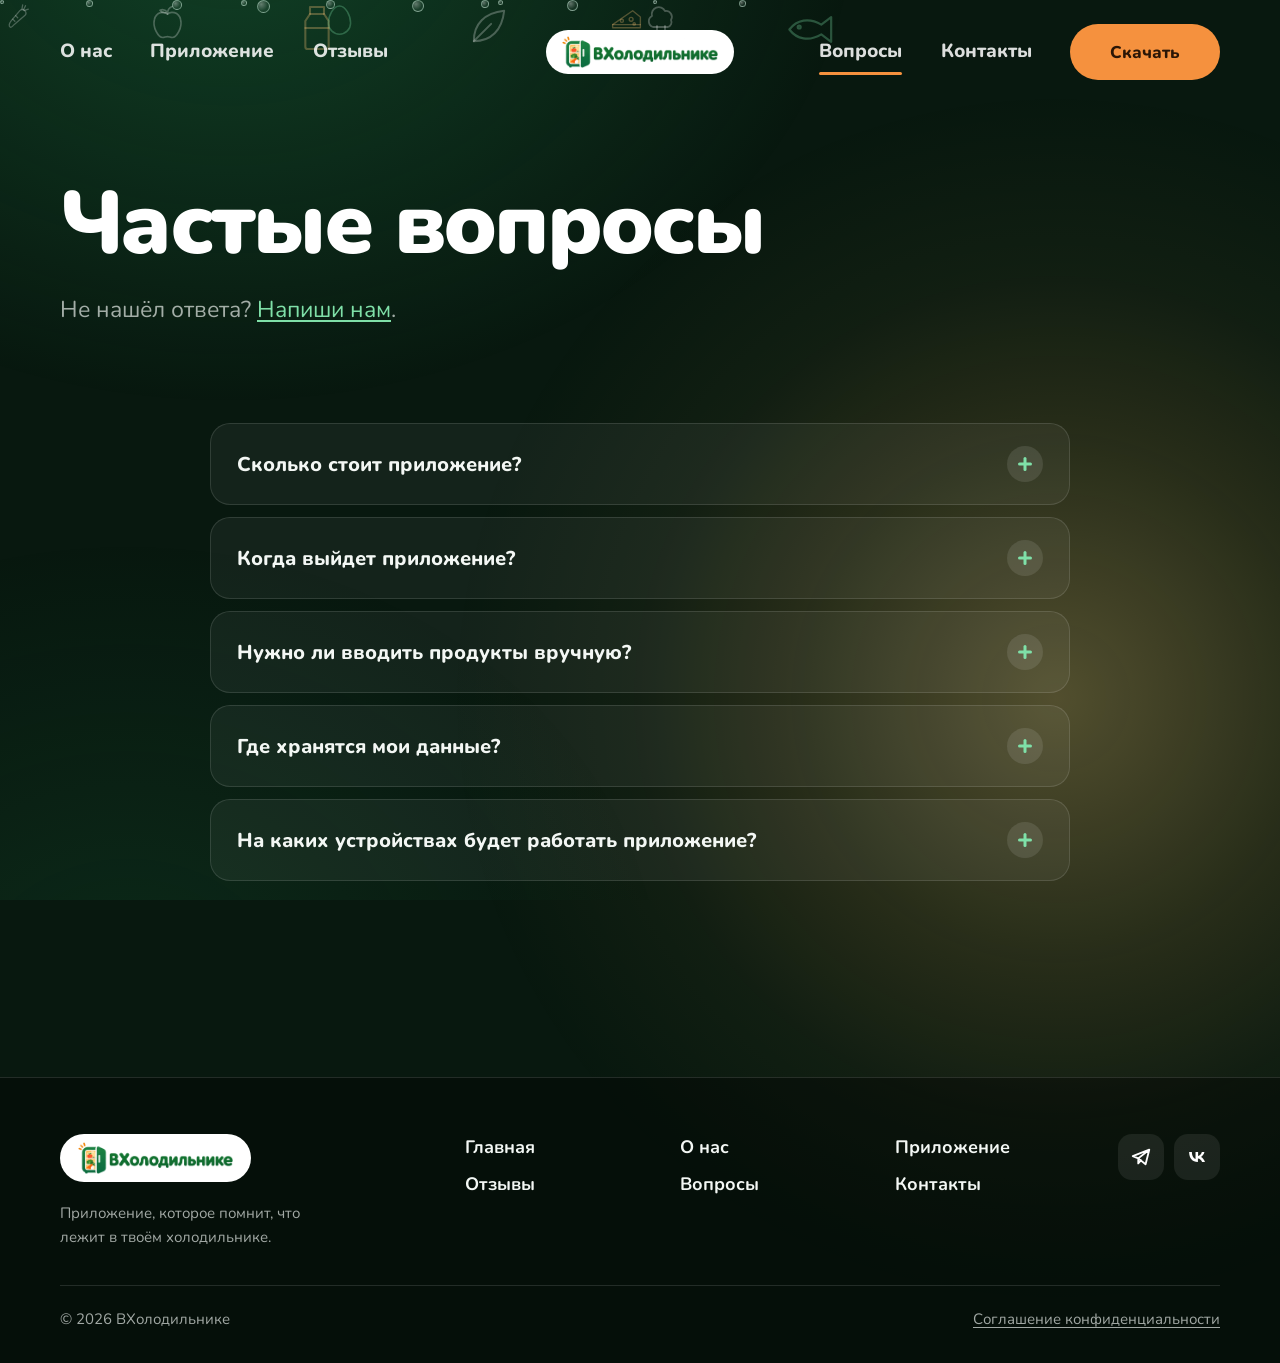
<file: faq.html>
<!doctype html>
<html lang="ru">
<head>
  <meta charset="utf-8">
  <meta name="viewport" content="width=device-width, initial-scale=1">
  <title>Вопросы — ВХолодильнике</title>
  <meta name="description" content="Ответы на частые вопросы о приложении ВХолодильнике: цена, дата выхода, ввод продуктов, хранение данных и устройства.">
  <link rel="icon" type="image/png" href="logo-icon.png">
  <link rel="preconnect" href="https://fonts.googleapis.com">
  <link rel="preconnect" href="https://fonts.gstatic.com" crossorigin>
  <link href="https://fonts.googleapis.com/css2?family=Nunito:wght@400;600;700;800;900&display=swap" rel="stylesheet">
  <link rel="stylesheet" href="styles.css">
</head>
<body class="home">
  <header class="site-header">
    <div class="wrap bar">
      <a class="logo" href="index.html" aria-label="ВХолодильнике — на главную">
        <img src="logo.png" alt="ВХолодильнике" width="720" height="148">
      </a>
      <button class="burger" type="button" aria-label="Открыть меню" aria-expanded="false" aria-controls="menu">
        <span></span><span></span><span></span>
      </button>
      <nav class="menu" id="menu" aria-label="Основное меню">
        <ul class="menu-l">
          <li><a href="about.html">О нас</a></li>
          <li><a href="app.html">Приложение</a></li>
          <li><a href="reviews.html">Отзывы</a></li>
        </ul>
        <ul class="menu-r">
          <li><a href="faq.html" class="is-active" aria-current="page">Вопросы</a></li>
          <li><a href="contacts.html">Контакты</a></li>
          <li><button class="btn btn-accent" type="button" data-open-modal>Скачать</button></li>
        </ul>
      </nav>
    </div>
  </header>

  <main>
    <section class="page-hero">
      <div class="hd-bg" aria-hidden="true">
        <div class="hd-glow"></div>
        <div class="hd-cool"></div>
        <div class="hd-shelves"></div>
        <div class="hd-frost">
          <i style="--x:10%;--d:14s;--s:-2s;--z:4px"></i><i style="--x:24%;--d:18s;--s:-7s;--z:3px"></i>
          <i style="--x:38%;--d:12s;--s:-4s;--z:5px"></i><i style="--x:55%;--d:17s;--s:-9s;--z:3px"></i>
          <i style="--x:70%;--d:15s;--s:-1s;--z:4px"></i><i style="--x:86%;--d:19s;--s:-11s;--z:5px"></i>
        </div>
        <svg class="hd-food f3" viewBox="0 0 48 48" fill="none" stroke="currentColor" stroke-width="1.8" stroke-linecap="round" stroke-linejoin="round"><path d="M18 6h12v6l4 6v22a2 2 0 0 1-2 2H16a2 2 0 0 1-2-2V18l4-6z"/><path d="M18 12h12M14 24h20"/></svg>
        <svg class="hd-food f5" viewBox="0 0 48 48" fill="none" stroke="currentColor" stroke-width="1.8" stroke-linecap="round" stroke-linejoin="round"><path d="M10 38C10 22 20 12 38 10c-2 18-12 28-28 28z"/><path d="M10 38l16-16"/></svg>
      </div>
      <div class="wrap">
        <h1 class="h-display">Частые вопросы</h1>
        <p class="lead">Не нашёл ответа? <a href="contacts.html">Напиши нам</a>.</p>
      </div>
    </section>

    <section class="section-tight" style="padding-top:0">
      <div class="wrap">
        <div class="faq">
          <details class="reveal">
            <summary>Сколько стоит приложение?<span class="pm" aria-hidden="true"></span></summary>
            <div class="answer">Базовые функции бесплатны: учёт продуктов, сроки годности, напоминания и список рецептов. Подписка за 399 ₽ в месяц откроет подбор рецептов ИИ, учёт КБЖУ, недельное меню и список покупок — эти функции появятся после релиза.</div>
          </details>
          <details class="reveal">
            <summary>Когда выйдет приложение?<span class="pm" aria-hidden="true"></span></summary>
            <div class="answer">Релиз запланирован на 1 апреля 2027 года в App Store, Google Play и RuStore. <button class="linklike" type="button" data-open-modal>Оставь email</button> — мы напишем в день запуска.</div>
          </details>
          <details class="reveal">
            <summary>Нужно ли вводить продукты вручную?<span class="pm" aria-hidden="true"></span></summary>
            <div class="answer">Да, в первой версии продукты вносятся вручную: штрих-код на упаковке не содержит даты производства и срока годности, поэтому дату указываешь сам. Мы делаем ввод максимально быстрым — пару секунд на продукт.</div>
          </details>
          <details class="reveal">
            <summary>Где хранятся мои данные?<span class="pm" aria-hidden="true"></span></summary>
            <div class="answer">На серверах в России, обработка по 152-ФЗ «О персональных данных». Данные о твоих покупках не передаются торговым сетям.</div>
          </details>
          <details class="reveal">
            <summary>На каких устройствах будет работать приложение?<span class="pm" aria-hidden="true"></span></summary>
            <div class="answer">На смартфонах с iOS (App Store) и Android (Google Play и RuStore).</div>
          </details>
        </div>
      </div>
    </section>
  </main>

  <footer class="site-footer">
    <div class="wrap">
      <div class="foot">
        <div class="foot-logo">
          <a href="index.html" aria-label="ВХолодильнике — на главную"><img src="logo.png" alt="ВХолодильнике" width="720" height="148"></a>
          <p>Приложение, которое помнит, что лежит в твоём холодильнике.</p>
        </div>
        <ul class="foot-links" aria-label="Страницы сайта">
          <li><a href="index.html">Главная</a></li>
          <li><a href="about.html">О нас</a></li>
          <li><a href="app.html">Приложение</a></li>
          <li><a href="reviews.html">Отзывы</a></li>
          <li><a href="faq.html">Вопросы</a></li>
          <li><a href="contacts.html">Контакты</a></li>
        </ul>
        <div class="socials" aria-label="Соцсети">
          <button type="button" aria-label="Telegram" data-toast="Ссылки на наши сообщества появятся совсем скоро">
            <svg viewBox="0 0 24 24" fill="none" stroke="currentColor" stroke-width="2" stroke-linejoin="round" stroke-linecap="round"><path d="M21 4L3 11l6 2.5M21 4l-4 16-8-6.5M21 4L9 13.5V19l3-3.5"/></svg>
          </button>
          <button type="button" aria-label="ВКонтакте" data-toast="Ссылки на наши сообщества появятся совсем скоро">
            <svg viewBox="0 0 24 24" fill="currentColor"><path d="M12.8 17.5C6.9 17.5 3.5 13.4 3.4 6.6h3c.1 5 2.3 7.1 4 7.5V6.6h2.8v4.3c1.7-.2 3.5-2.1 4.1-4.3h2.8c-.5 2.6-2.4 4.5-3.8 5.3 1.4.6 3.6 2.3 4.4 5.6h-3.1c-.7-2.2-2.4-3.8-4.6-4v4h-.2z"/></svg>
          </button>
        </div>
      </div>
      <div class="foot-bottom">
        <span>© 2026 ВХолодильнике</span>
        <a href="privacy.html">Соглашение конфиденциальности</a>
      </div>
    </div>
  </footer>

  <script src="script.js"></script>
</body>
</html>
</file>
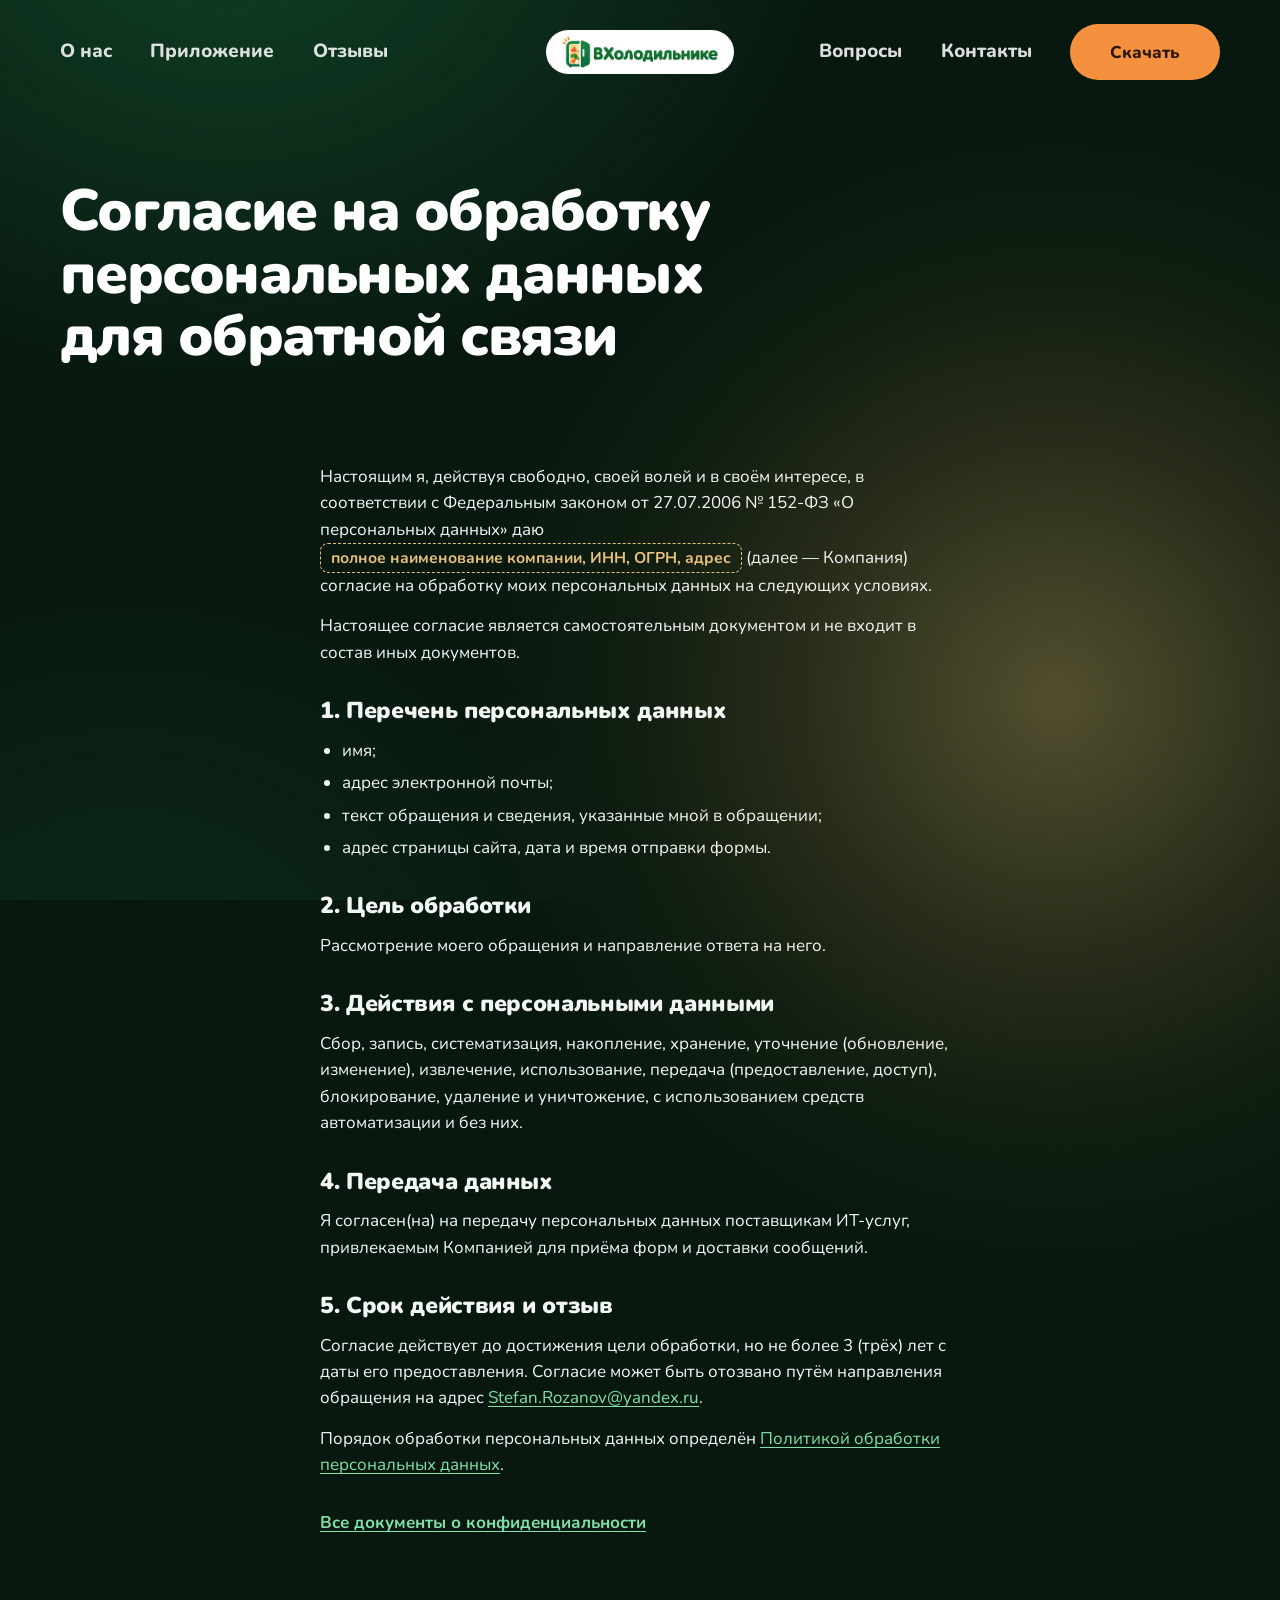
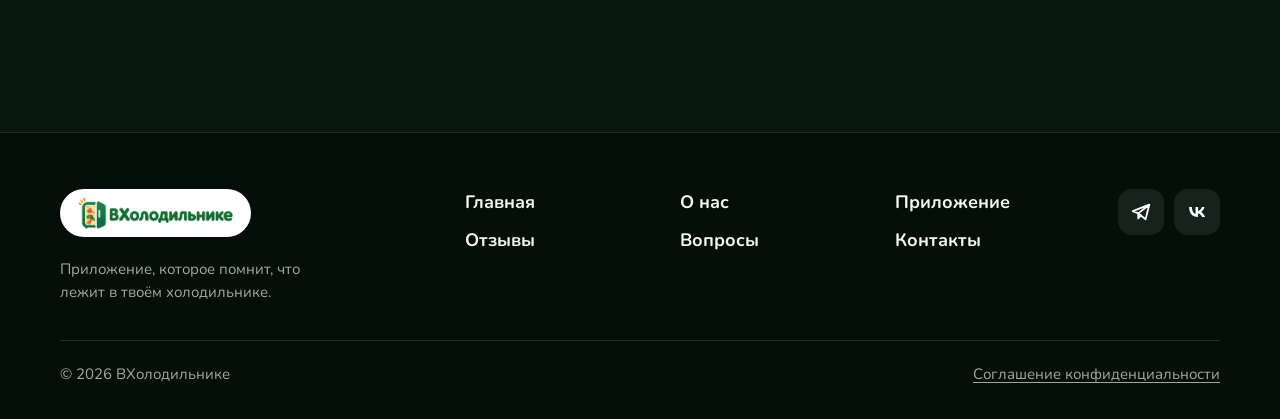
<file: feedback-consent.html>
<!doctype html>
<html lang="ru">
<head>
  <meta charset="utf-8">
  <meta name="viewport" content="width=device-width, initial-scale=1">
  <title>Согласие для обратной связи — ВХолодильнике</title>
  <meta name="description" content="Согласие на обработку данных из формы Напиши нам.">
  <link rel="icon" type="image/png" href="logo-icon.png">
  <link rel="preconnect" href="https://fonts.googleapis.com">
  <link rel="preconnect" href="https://fonts.gstatic.com" crossorigin>
  <link href="https://fonts.googleapis.com/css2?family=Nunito:wght@400;600;700;800;900&display=swap" rel="stylesheet">
  <link rel="stylesheet" href="styles.css">
</head>
<body class="home">
  <header class="site-header">
    <div class="wrap bar">
      <a class="logo" href="index.html" aria-label="ВХолодильнике — на главную">
        <img src="logo.png" alt="ВХолодильнике" width="720" height="148">
      </a>
      <button class="burger" type="button" aria-label="Открыть меню" aria-expanded="false" aria-controls="menu">
        <span></span><span></span><span></span>
      </button>
      <nav class="menu" id="menu" aria-label="Основное меню">
        <ul class="menu-l">
          <li><a href="about.html">О нас</a></li>
          <li><a href="app.html">Приложение</a></li>
          <li><a href="reviews.html">Отзывы</a></li>
        </ul>
        <ul class="menu-r">
          <li><a href="faq.html">Вопросы</a></li>
          <li><a href="contacts.html">Контакты</a></li>
          <li><button class="btn btn-accent" type="button" data-open-modal>Скачать</button></li>
        </ul>
      </nav>
    </div>
  </header>

  <main>
    <section class="page-hero doc">
      <div class="hd-bg" aria-hidden="true">
        <div class="hd-glow"></div>
        <div class="hd-cool"></div>
        <div class="hd-shelves"></div>
        <div class="hd-frost">
          <i style="--x:10%;--d:14s;--s:-2s;--z:4px"></i><i style="--x:24%;--d:18s;--s:-7s;--z:3px"></i>
          <i style="--x:38%;--d:12s;--s:-4s;--z:5px"></i><i style="--x:55%;--d:17s;--s:-9s;--z:3px"></i>
          <i style="--x:70%;--d:15s;--s:-1s;--z:4px"></i><i style="--x:86%;--d:19s;--s:-11s;--z:5px"></i>
        </div>
        <svg class="hd-food f3" viewBox="0 0 48 48" fill="none" stroke="currentColor" stroke-width="1.8" stroke-linecap="round" stroke-linejoin="round"><path d="M18 6h12v6l4 6v22a2 2 0 0 1-2 2H16a2 2 0 0 1-2-2V18l4-6z"/><path d="M18 12h12M14 24h20"/></svg>
        <svg class="hd-food f5" viewBox="0 0 48 48" fill="none" stroke="currentColor" stroke-width="1.8" stroke-linecap="round" stroke-linejoin="round"><path d="M10 38C10 22 20 12 38 10c-2 18-12 28-28 28z"/><path d="M10 38l16-16"/></svg>
      </div>
      <div class="wrap">
        <h1 class="h-display">Согласие на обработку персональных данных для обратной связи</h1>
      </div>
    </section>
    <section class="section-tight" style="padding-top:0">
      <div class="wrap prose doc-body">
        <p>Настоящим я, действуя свободно, своей волей и в своём интересе, в соответствии с Федеральным законом от 27.07.2006 № 152-ФЗ «О персональных данных» даю <span class="placeholder">полное наименование компании, ИНН, ОГРН, адрес</span> (далее — Компания) согласие на обработку моих персональных данных на следующих условиях.</p>
        <p>Настоящее согласие является самостоятельным документом и не входит в состав иных документов.</p>
        <h2>1. Перечень персональных данных</h2>
        <ul>
          <li>имя;</li>
          <li>адрес электронной почты;</li>
          <li>текст обращения и сведения, указанные мной в обращении;</li>
          <li>адрес страницы сайта, дата и время отправки формы.</li>
        </ul>
        <h2>2. Цель обработки</h2>
        <p>Рассмотрение моего обращения и направление ответа на него.</p>
        <h2>3. Действия с персональными данными</h2>
        <p>Сбор, запись, систематизация, накопление, хранение, уточнение (обновление, изменение), извлечение, использование, передача (предоставление, доступ), блокирование, удаление и уничтожение, с использованием средств автоматизации и без них.</p>
        <h2>4. Передача данных</h2>
        <p>Я согласен(на) на передачу персональных данных поставщикам ИТ-услуг, привлекаемым Компанией для приёма форм и доставки сообщений.</p>
        <h2>5. Срок действия и отзыв</h2>
        <p>Согласие действует до достижения цели обработки, но не более 3 (трёх) лет с даты его предоставления. Согласие может быть отозвано путём направления обращения на адрес <a href="mailto:Stefan.Rozanov@yandex.ru">Stefan.Rozanov@yandex.ru</a>.</p>
        <p>Порядок обработки персональных данных определён <a href="personal-data.html">Политикой обработки персональных данных</a>.</p>
        <p class="doc-back"><a href="privacy.html">Все документы о конфиденциальности</a></p>
      </div>
    </section>
  </main>

  <footer class="site-footer">
    <div class="wrap">
      <div class="foot">
        <div class="foot-logo">
          <a href="index.html" aria-label="ВХолодильнике — на главную"><img src="logo.png" alt="ВХолодильнике" width="720" height="148"></a>
          <p>Приложение, которое помнит, что лежит в твоём холодильнике.</p>
        </div>
        <ul class="foot-links" aria-label="Страницы сайта">
          <li><a href="index.html">Главная</a></li>
          <li><a href="about.html">О нас</a></li>
          <li><a href="app.html">Приложение</a></li>
          <li><a href="reviews.html">Отзывы</a></li>
          <li><a href="faq.html">Вопросы</a></li>
          <li><a href="contacts.html">Контакты</a></li>
        </ul>
        <div class="socials" aria-label="Соцсети">
          <button type="button" aria-label="Telegram" data-toast="Ссылки на наши сообщества появятся совсем скоро">
            <svg viewBox="0 0 24 24" fill="none" stroke="currentColor" stroke-width="2" stroke-linejoin="round" stroke-linecap="round"><path d="M21 4L3 11l6 2.5M21 4l-4 16-8-6.5M21 4L9 13.5V19l3-3.5"/></svg>
          </button>
          <button type="button" aria-label="ВКонтакте" data-toast="Ссылки на наши сообщества появятся совсем скоро">
            <svg viewBox="0 0 24 24" fill="currentColor"><path d="M12.8 17.5C6.9 17.5 3.5 13.4 3.4 6.6h3c.1 5 2.3 7.1 4 7.5V6.6h2.8v4.3c1.7-.2 3.5-2.1 4.1-4.3h2.8c-.5 2.6-2.4 4.5-3.8 5.3 1.4.6 3.6 2.3 4.4 5.6h-3.1c-.7-2.2-2.4-3.8-4.6-4v4h-.2z"/></svg>
          </button>
        </div>
      </div>
      <div class="foot-bottom">
        <span>© 2026 ВХолодильнике</span>
        <a href="privacy.html">Соглашение конфиденциальности</a>
      </div>
    </div>
  </footer>

  <script src="script.js"></script>
</body>
</html>
</file>
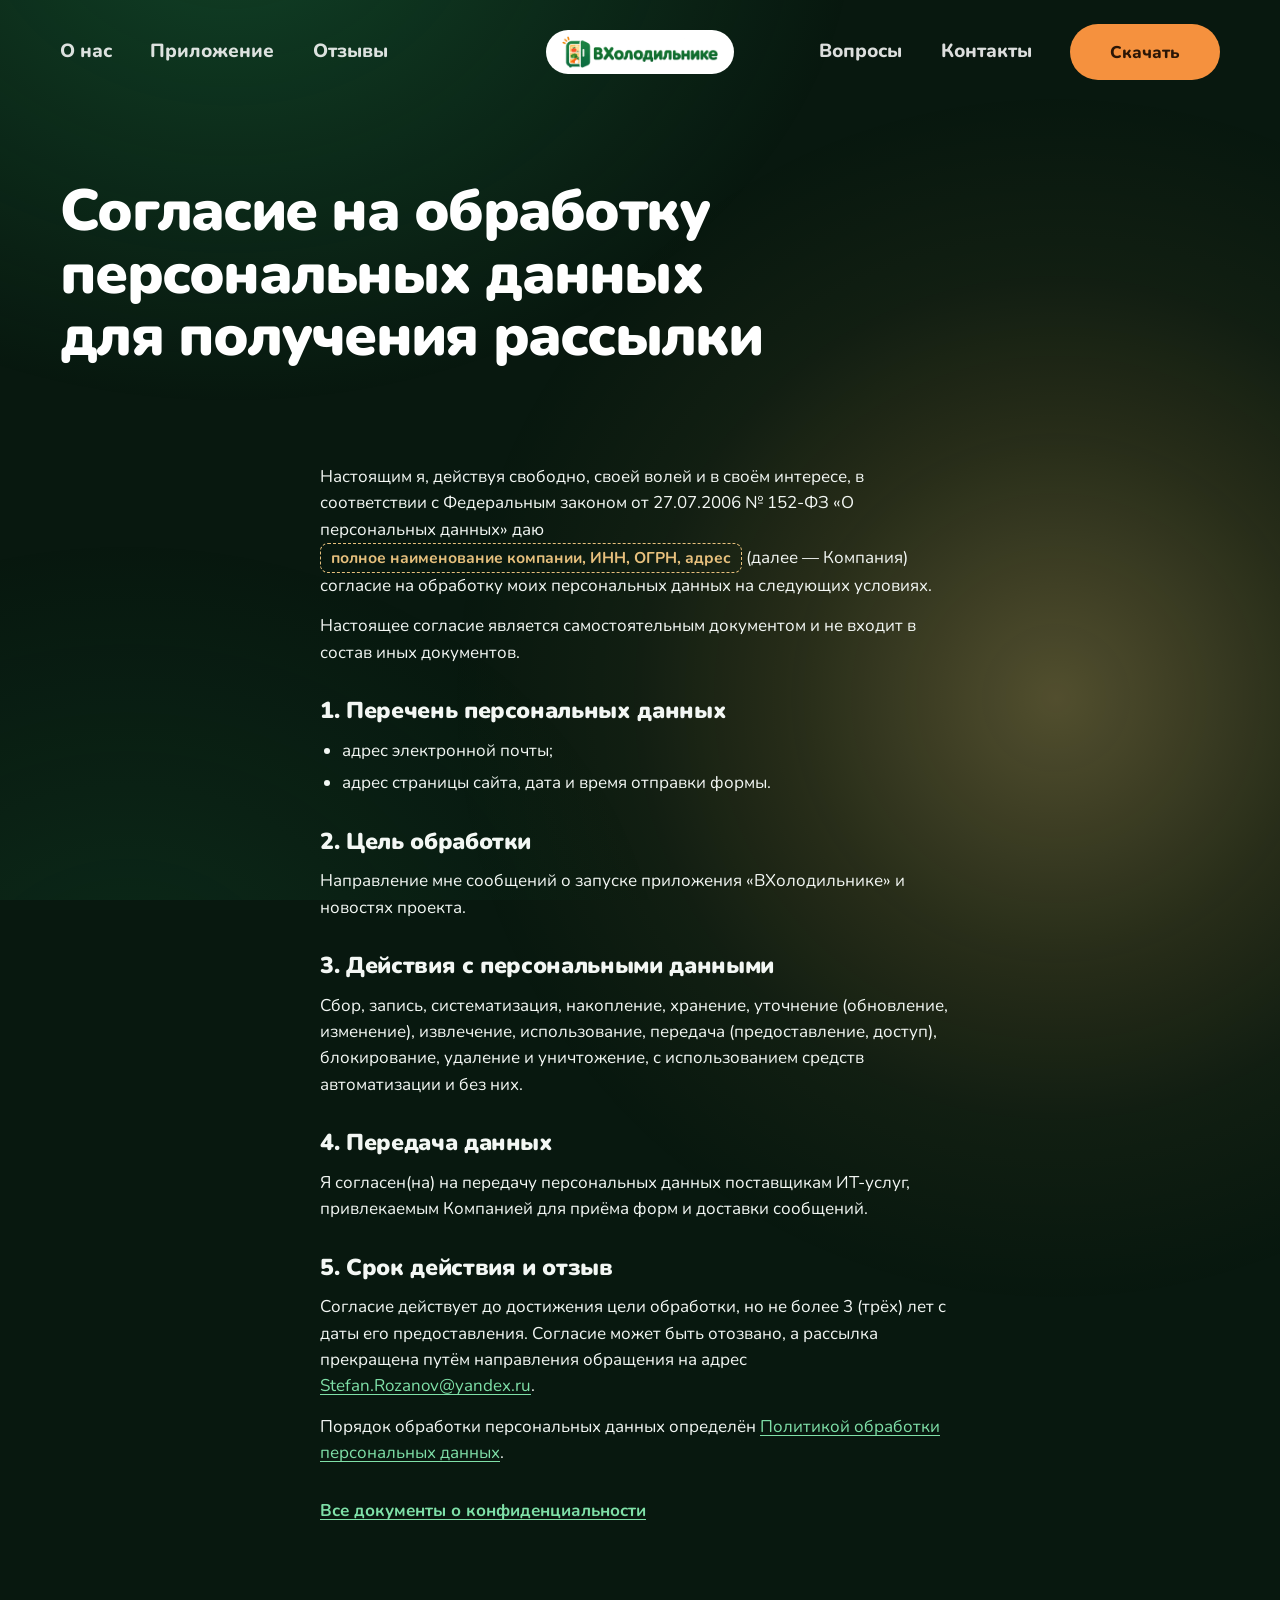
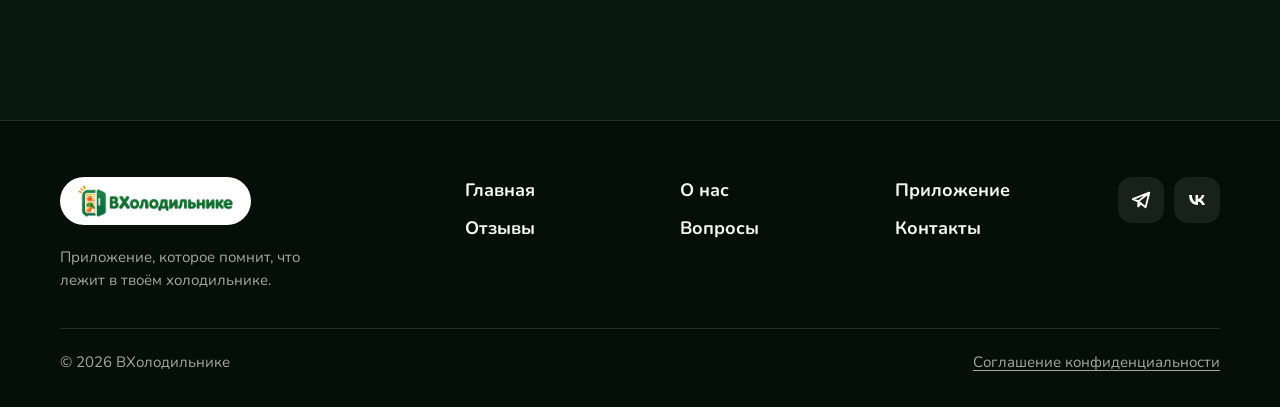
<file: mailing-consent.html>
<!doctype html>
<html lang="ru">
<head>
  <meta charset="utf-8">
  <meta name="viewport" content="width=device-width, initial-scale=1">
  <title>Согласие на получение рассылки — ВХолодильнике</title>
  <meta name="description" content="Согласие на обработку адреса электронной почты для уведомления о запуске.">
  <link rel="icon" type="image/png" href="logo-icon.png">
  <link rel="preconnect" href="https://fonts.googleapis.com">
  <link rel="preconnect" href="https://fonts.gstatic.com" crossorigin>
  <link href="https://fonts.googleapis.com/css2?family=Nunito:wght@400;600;700;800;900&display=swap" rel="stylesheet">
  <link rel="stylesheet" href="styles.css">
</head>
<body class="home">
  <header class="site-header">
    <div class="wrap bar">
      <a class="logo" href="index.html" aria-label="ВХолодильнике — на главную">
        <img src="logo.png" alt="ВХолодильнике" width="720" height="148">
      </a>
      <button class="burger" type="button" aria-label="Открыть меню" aria-expanded="false" aria-controls="menu">
        <span></span><span></span><span></span>
      </button>
      <nav class="menu" id="menu" aria-label="Основное меню">
        <ul class="menu-l">
          <li><a href="about.html">О нас</a></li>
          <li><a href="app.html">Приложение</a></li>
          <li><a href="reviews.html">Отзывы</a></li>
        </ul>
        <ul class="menu-r">
          <li><a href="faq.html">Вопросы</a></li>
          <li><a href="contacts.html">Контакты</a></li>
          <li><button class="btn btn-accent" type="button" data-open-modal>Скачать</button></li>
        </ul>
      </nav>
    </div>
  </header>

  <main>
    <section class="page-hero doc">
      <div class="hd-bg" aria-hidden="true">
        <div class="hd-glow"></div>
        <div class="hd-cool"></div>
        <div class="hd-shelves"></div>
        <div class="hd-frost">
          <i style="--x:10%;--d:14s;--s:-2s;--z:4px"></i><i style="--x:24%;--d:18s;--s:-7s;--z:3px"></i>
          <i style="--x:38%;--d:12s;--s:-4s;--z:5px"></i><i style="--x:55%;--d:17s;--s:-9s;--z:3px"></i>
          <i style="--x:70%;--d:15s;--s:-1s;--z:4px"></i><i style="--x:86%;--d:19s;--s:-11s;--z:5px"></i>
        </div>
        <svg class="hd-food f3" viewBox="0 0 48 48" fill="none" stroke="currentColor" stroke-width="1.8" stroke-linecap="round" stroke-linejoin="round"><path d="M18 6h12v6l4 6v22a2 2 0 0 1-2 2H16a2 2 0 0 1-2-2V18l4-6z"/><path d="M18 12h12M14 24h20"/></svg>
        <svg class="hd-food f5" viewBox="0 0 48 48" fill="none" stroke="currentColor" stroke-width="1.8" stroke-linecap="round" stroke-linejoin="round"><path d="M10 38C10 22 20 12 38 10c-2 18-12 28-28 28z"/><path d="M10 38l16-16"/></svg>
      </div>
      <div class="wrap">
        <h1 class="h-display">Согласие на обработку персональных данных для получения рассылки</h1>
      </div>
    </section>
    <section class="section-tight" style="padding-top:0">
      <div class="wrap prose doc-body">
        <p>Настоящим я, действуя свободно, своей волей и в своём интересе, в соответствии с Федеральным законом от 27.07.2006 № 152-ФЗ «О персональных данных» даю <span class="placeholder">полное наименование компании, ИНН, ОГРН, адрес</span> (далее — Компания) согласие на обработку моих персональных данных на следующих условиях.</p>
        <p>Настоящее согласие является самостоятельным документом и не входит в состав иных документов.</p>
        <h2>1. Перечень персональных данных</h2>
        <ul>
          <li>адрес электронной почты;</li>
          <li>адрес страницы сайта, дата и время отправки формы.</li>
        </ul>
        <h2>2. Цель обработки</h2>
        <p>Направление мне сообщений о запуске приложения «ВХолодильнике» и новостях проекта.</p>
        <h2>3. Действия с персональными данными</h2>
        <p>Сбор, запись, систематизация, накопление, хранение, уточнение (обновление, изменение), извлечение, использование, передача (предоставление, доступ), блокирование, удаление и уничтожение, с использованием средств автоматизации и без них.</p>
        <h2>4. Передача данных</h2>
        <p>Я согласен(на) на передачу персональных данных поставщикам ИТ-услуг, привлекаемым Компанией для приёма форм и доставки сообщений.</p>
        <h2>5. Срок действия и отзыв</h2>
        <p>Согласие действует до достижения цели обработки, но не более 3 (трёх) лет с даты его предоставления. Согласие может быть отозвано, а рассылка прекращена путём направления обращения на адрес <a href="mailto:Stefan.Rozanov@yandex.ru">Stefan.Rozanov@yandex.ru</a>.</p>
        <p>Порядок обработки персональных данных определён <a href="personal-data.html">Политикой обработки персональных данных</a>.</p>
        <p class="doc-back"><a href="privacy.html">Все документы о конфиденциальности</a></p>
      </div>
    </section>
  </main>

  <footer class="site-footer">
    <div class="wrap">
      <div class="foot">
        <div class="foot-logo">
          <a href="index.html" aria-label="ВХолодильнике — на главную"><img src="logo.png" alt="ВХолодильнике" width="720" height="148"></a>
          <p>Приложение, которое помнит, что лежит в твоём холодильнике.</p>
        </div>
        <ul class="foot-links" aria-label="Страницы сайта">
          <li><a href="index.html">Главная</a></li>
          <li><a href="about.html">О нас</a></li>
          <li><a href="app.html">Приложение</a></li>
          <li><a href="reviews.html">Отзывы</a></li>
          <li><a href="faq.html">Вопросы</a></li>
          <li><a href="contacts.html">Контакты</a></li>
        </ul>
        <div class="socials" aria-label="Соцсети">
          <button type="button" aria-label="Telegram" data-toast="Ссылки на наши сообщества появятся совсем скоро">
            <svg viewBox="0 0 24 24" fill="none" stroke="currentColor" stroke-width="2" stroke-linejoin="round" stroke-linecap="round"><path d="M21 4L3 11l6 2.5M21 4l-4 16-8-6.5M21 4L9 13.5V19l3-3.5"/></svg>
          </button>
          <button type="button" aria-label="ВКонтакте" data-toast="Ссылки на наши сообщества появятся совсем скоро">
            <svg viewBox="0 0 24 24" fill="currentColor"><path d="M12.8 17.5C6.9 17.5 3.5 13.4 3.4 6.6h3c.1 5 2.3 7.1 4 7.5V6.6h2.8v4.3c1.7-.2 3.5-2.1 4.1-4.3h2.8c-.5 2.6-2.4 4.5-3.8 5.3 1.4.6 3.6 2.3 4.4 5.6h-3.1c-.7-2.2-2.4-3.8-4.6-4v4h-.2z"/></svg>
          </button>
        </div>
      </div>
      <div class="foot-bottom">
        <span>© 2026 ВХолодильнике</span>
        <a href="privacy.html">Соглашение конфиденциальности</a>
      </div>
    </div>
  </footer>

  <script src="script.js"></script>
</body>
</html>
</file>
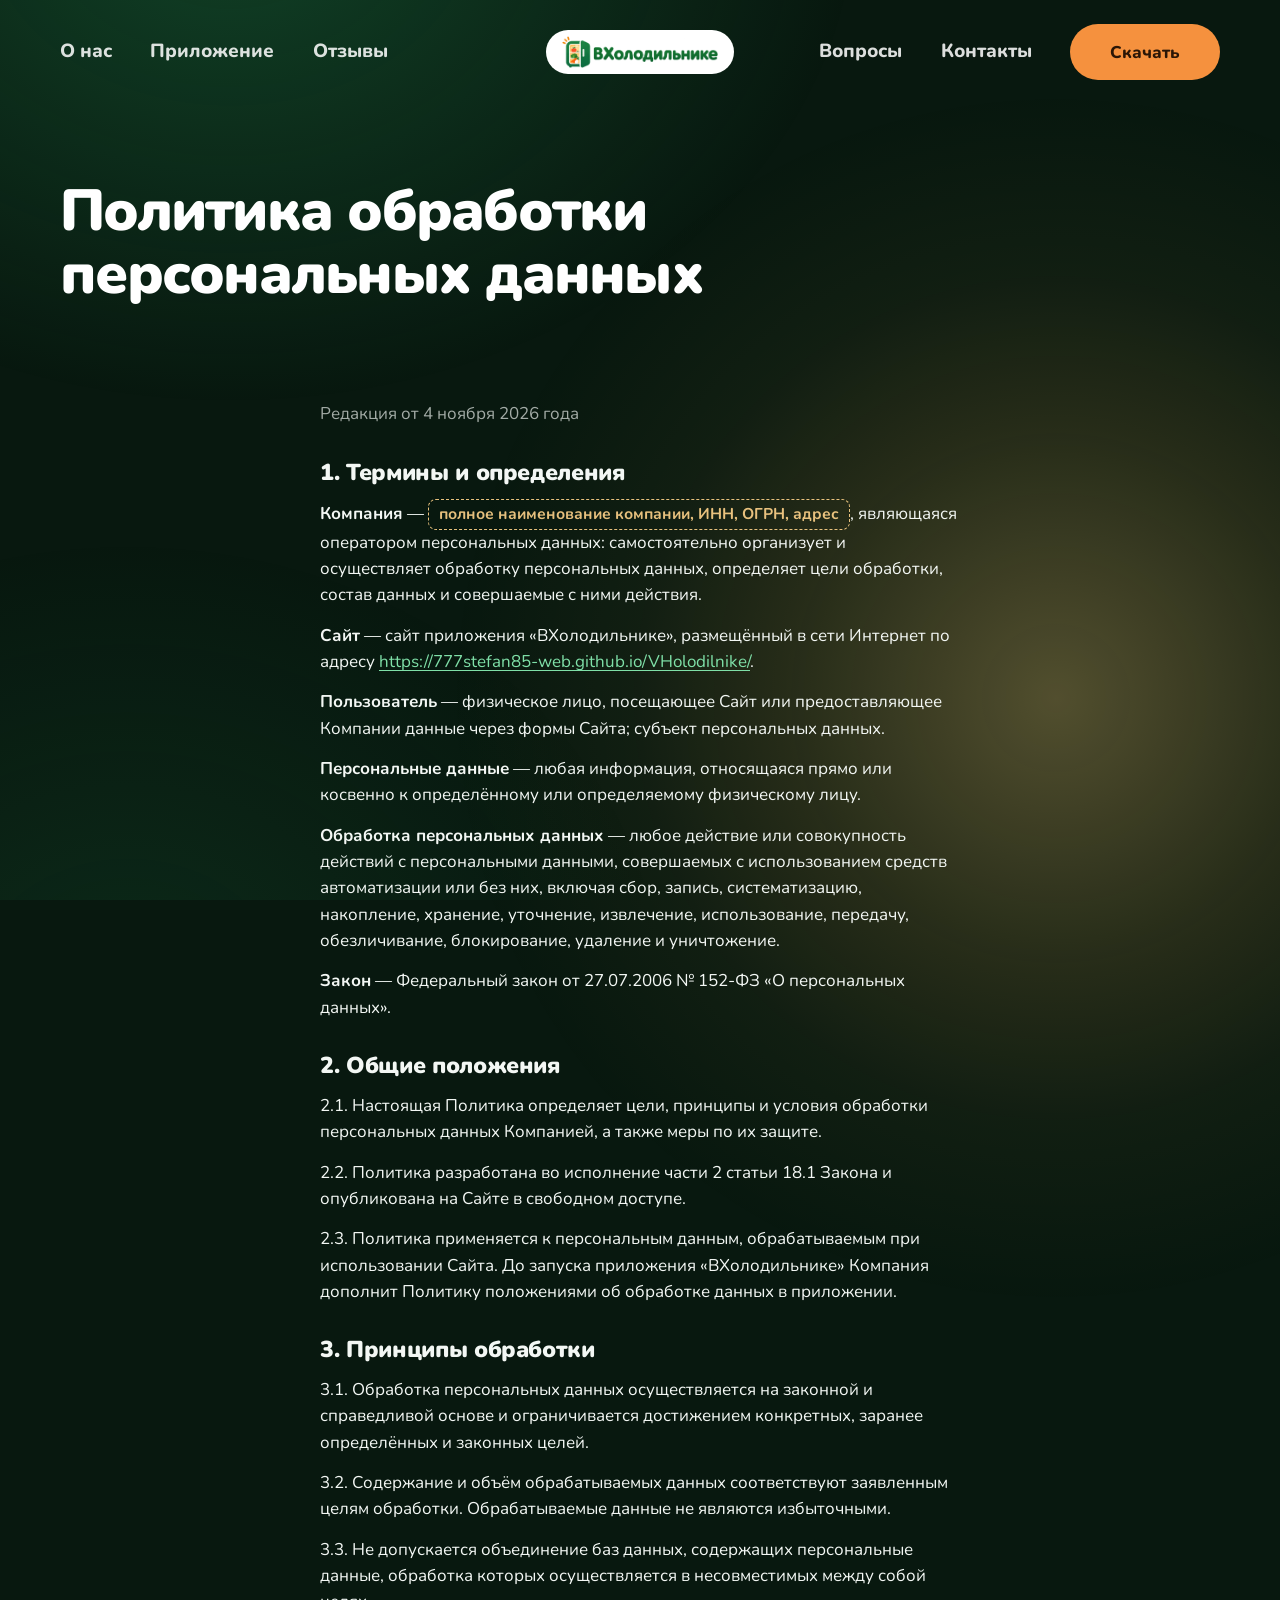
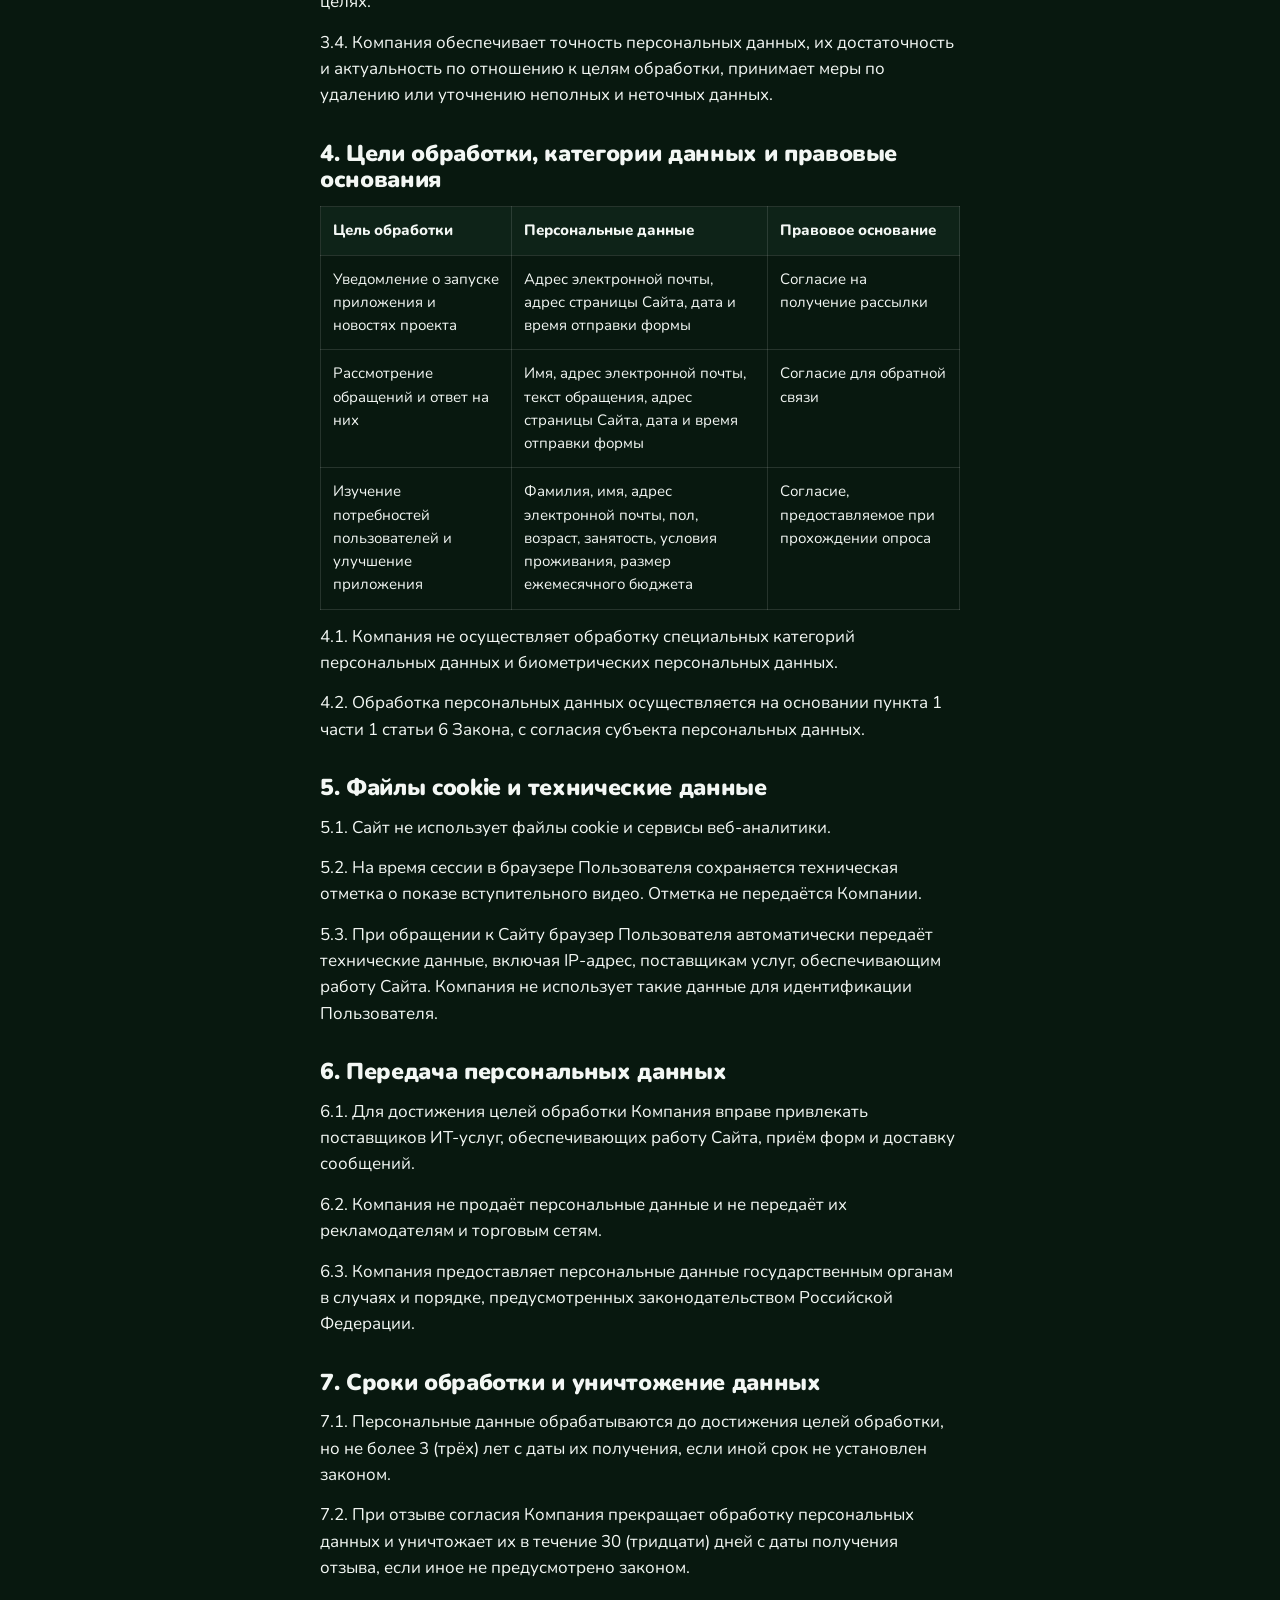
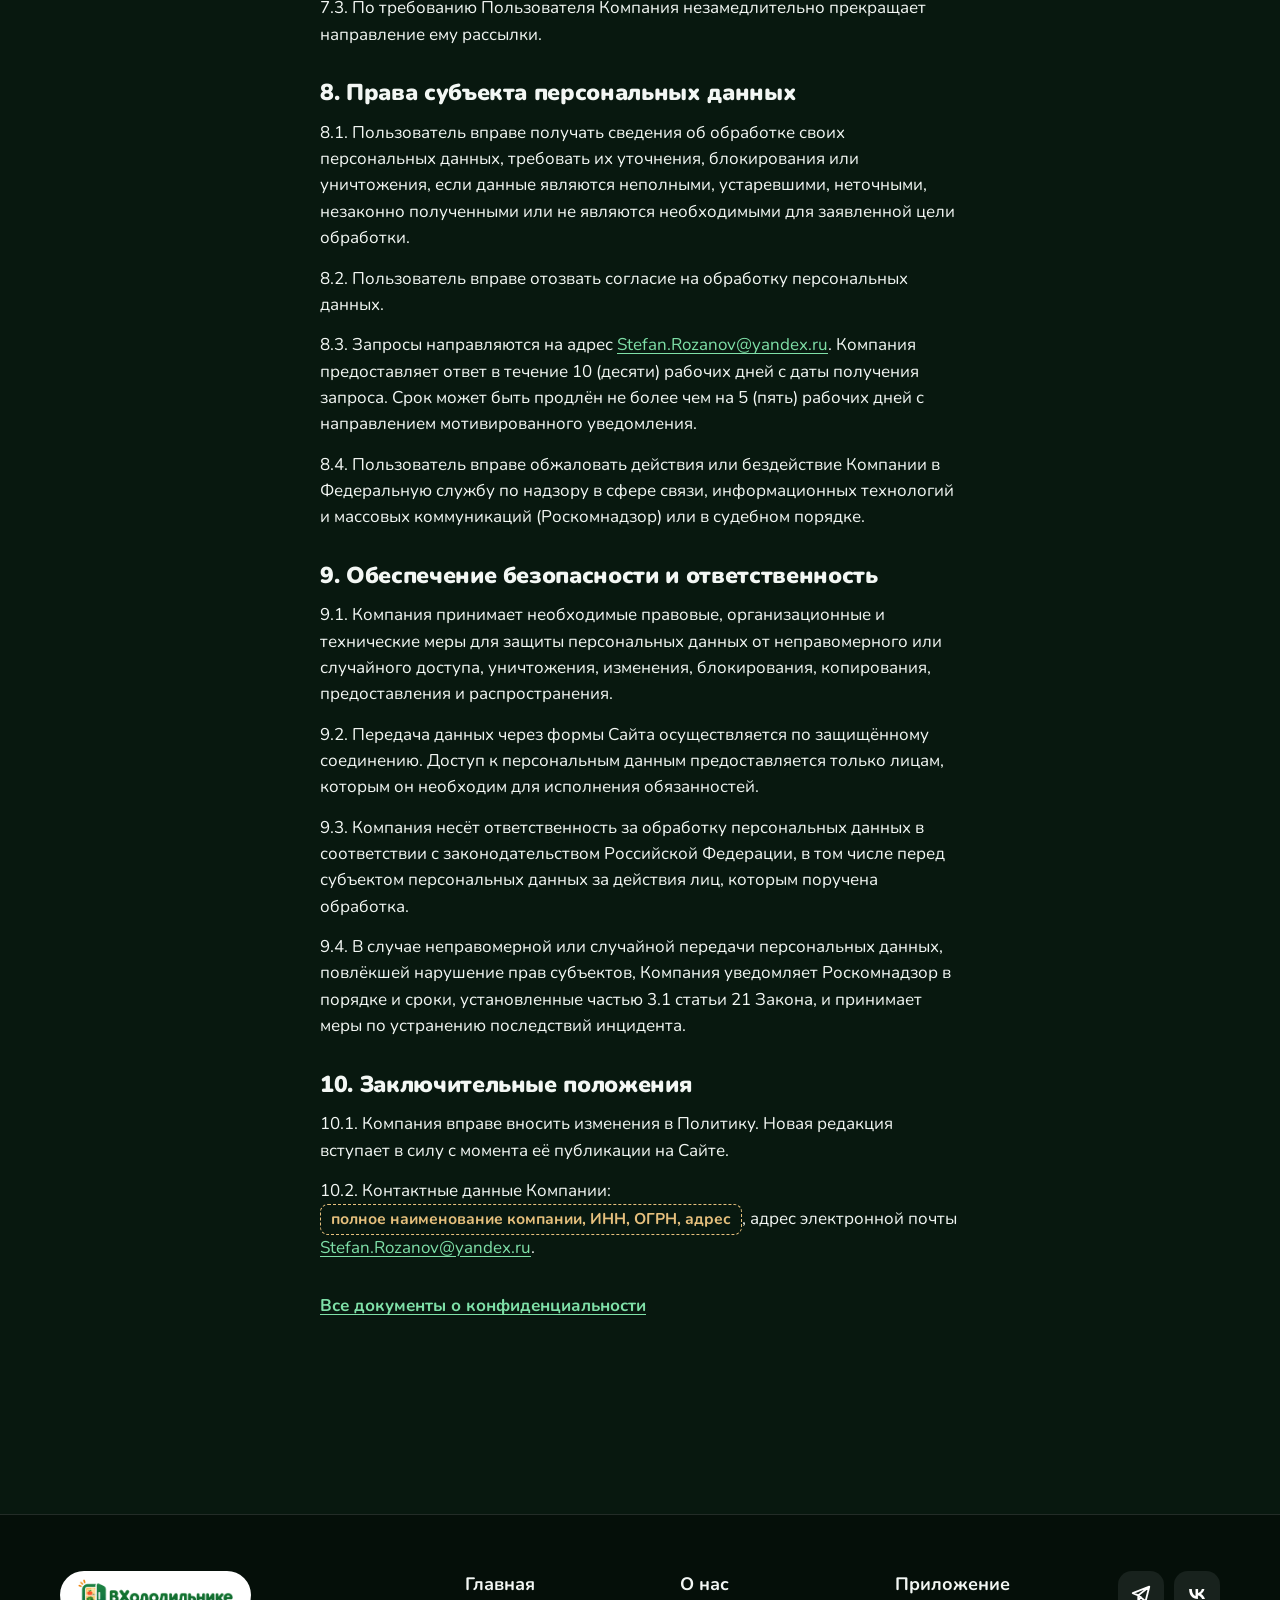
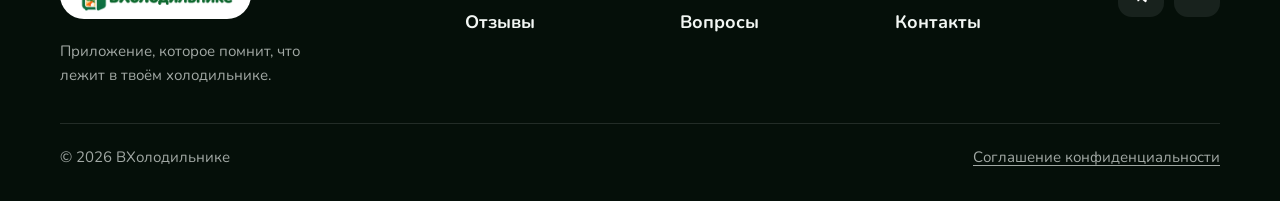
<file: personal-data.html>
<!doctype html>
<html lang="ru">
<head>
  <meta charset="utf-8">
  <meta name="viewport" content="width=device-width, initial-scale=1">
  <title>Политика обработки персональных данных — ВХолодильнике</title>
  <meta name="description" content="Какие персональные данные обрабатывает сайт ВХолодильнике, кому передаёт и сколько хранит.">
  <link rel="icon" type="image/png" href="logo-icon.png">
  <link rel="preconnect" href="https://fonts.googleapis.com">
  <link rel="preconnect" href="https://fonts.gstatic.com" crossorigin>
  <link href="https://fonts.googleapis.com/css2?family=Nunito:wght@400;600;700;800;900&display=swap" rel="stylesheet">
  <link rel="stylesheet" href="styles.css">
</head>
<body class="home">
  <header class="site-header">
    <div class="wrap bar">
      <a class="logo" href="index.html" aria-label="ВХолодильнике — на главную">
        <img src="logo.png" alt="ВХолодильнике" width="720" height="148">
      </a>
      <button class="burger" type="button" aria-label="Открыть меню" aria-expanded="false" aria-controls="menu">
        <span></span><span></span><span></span>
      </button>
      <nav class="menu" id="menu" aria-label="Основное меню">
        <ul class="menu-l">
          <li><a href="about.html">О нас</a></li>
          <li><a href="app.html">Приложение</a></li>
          <li><a href="reviews.html">Отзывы</a></li>
        </ul>
        <ul class="menu-r">
          <li><a href="faq.html">Вопросы</a></li>
          <li><a href="contacts.html">Контакты</a></li>
          <li><button class="btn btn-accent" type="button" data-open-modal>Скачать</button></li>
        </ul>
      </nav>
    </div>
  </header>

  <main>
    <section class="page-hero doc">
      <div class="hd-bg" aria-hidden="true">
        <div class="hd-glow"></div>
        <div class="hd-cool"></div>
        <div class="hd-shelves"></div>
        <div class="hd-frost">
          <i style="--x:10%;--d:14s;--s:-2s;--z:4px"></i><i style="--x:24%;--d:18s;--s:-7s;--z:3px"></i>
          <i style="--x:38%;--d:12s;--s:-4s;--z:5px"></i><i style="--x:55%;--d:17s;--s:-9s;--z:3px"></i>
          <i style="--x:70%;--d:15s;--s:-1s;--z:4px"></i><i style="--x:86%;--d:19s;--s:-11s;--z:5px"></i>
        </div>
        <svg class="hd-food f3" viewBox="0 0 48 48" fill="none" stroke="currentColor" stroke-width="1.8" stroke-linecap="round" stroke-linejoin="round"><path d="M18 6h12v6l4 6v22a2 2 0 0 1-2 2H16a2 2 0 0 1-2-2V18l4-6z"/><path d="M18 12h12M14 24h20"/></svg>
        <svg class="hd-food f5" viewBox="0 0 48 48" fill="none" stroke="currentColor" stroke-width="1.8" stroke-linecap="round" stroke-linejoin="round"><path d="M10 38C10 22 20 12 38 10c-2 18-12 28-28 28z"/><path d="M10 38l16-16"/></svg>
      </div>
      <div class="wrap">
        <h1 class="h-display">Политика обработки персональных данных</h1>
      </div>
    </section>
    <section class="section-tight" style="padding-top:0">
      <div class="wrap prose doc-body">
        <p class="doc-date">Редакция от 4 ноября 2026 года</p>
        <h2>1. Термины и определения</h2>
        <p><b>Компания</b> — <span class="placeholder">полное наименование компании, ИНН, ОГРН, адрес</span>, являющаяся оператором персональных данных: самостоятельно организует и осуществляет обработку персональных данных, определяет цели обработки, состав данных и совершаемые с ними действия.</p>
        <p><b>Сайт</b> — сайт приложения «ВХолодильнике», размещённый в сети Интернет по адресу <a href="https://777stefan85-web.github.io/VHolodilnike/">https://777stefan85-web.github.io/VHolodilnike/</a>.</p>
        <p><b>Пользователь</b> — физическое лицо, посещающее Сайт или предоставляющее Компании данные через формы Сайта; субъект персональных данных.</p>
        <p><b>Персональные данные</b> — любая информация, относящаяся прямо или косвенно к определённому или определяемому физическому лицу.</p>
        <p><b>Обработка персональных данных</b> — любое действие или совокупность действий с персональными данными, совершаемых с использованием средств автоматизации или без них, включая сбор, запись, систематизацию, накопление, хранение, уточнение, извлечение, использование, передачу, обезличивание, блокирование, удаление и уничтожение.</p>
        <p><b>Закон</b> — Федеральный закон от 27.07.2006 № 152-ФЗ «О персональных данных».</p>
        <h2>2. Общие положения</h2>
        <p>2.1. Настоящая Политика определяет цели, принципы и условия обработки персональных данных Компанией, а также меры по их защите.</p>
        <p>2.2. Политика разработана во исполнение части 2 статьи 18.1 Закона и опубликована на Сайте в свободном доступе.</p>
        <p>2.3. Политика применяется к персональным данным, обрабатываемым при использовании Сайта. До запуска приложения «ВХолодильнике» Компания дополнит Политику положениями об обработке данных в приложении.</p>
        <h2>3. Принципы обработки</h2>
        <p>3.1. Обработка персональных данных осуществляется на законной и справедливой основе и ограничивается достижением конкретных, заранее определённых и законных целей.</p>
        <p>3.2. Содержание и объём обрабатываемых данных соответствуют заявленным целям обработки. Обрабатываемые данные не являются избыточными.</p>
        <p>3.3. Не допускается объединение баз данных, содержащих персональные данные, обработка которых осуществляется в несовместимых между собой целях.</p>
        <p>3.4. Компания обеспечивает точность персональных данных, их достаточность и актуальность по отношению к целям обработки, принимает меры по удалению или уточнению неполных и неточных данных.</p>
        <h2>4. Цели обработки, категории данных и правовые основания</h2>
        <div class="doc-table"><table>
          <thead><tr><th scope="col">Цель обработки</th><th scope="col">Персональные данные</th><th scope="col">Правовое основание</th></tr></thead>
          <tbody>
            <tr><td>Уведомление о запуске приложения и новостях проекта</td><td>Адрес электронной почты, адрес страницы Сайта, дата и время отправки формы</td><td>Согласие на получение рассылки</td></tr>
            <tr><td>Рассмотрение обращений и ответ на них</td><td>Имя, адрес электронной почты, текст обращения, адрес страницы Сайта, дата и время отправки формы</td><td>Согласие для обратной связи</td></tr>
            <tr><td>Изучение потребностей пользователей и улучшение приложения</td><td>Фамилия, имя, адрес электронной почты, пол, возраст, занятость, условия проживания, размер ежемесячного бюджета</td><td>Согласие, предоставляемое при прохождении опроса</td></tr>
          </tbody>
        </table></div>
        <p>4.1. Компания не осуществляет обработку специальных категорий персональных данных и биометрических персональных данных.</p>
        <p>4.2. Обработка персональных данных осуществляется на основании пункта 1 части 1 статьи 6 Закона, с согласия субъекта персональных данных.</p>
        <h2>5. Файлы cookie и технические данные</h2>
        <p>5.1. Сайт не использует файлы cookie и сервисы веб-аналитики.</p>
        <p>5.2. На время сессии в браузере Пользователя сохраняется техническая отметка о показе вступительного видео. Отметка не передаётся Компании.</p>
        <p>5.3. При обращении к Сайту браузер Пользователя автоматически передаёт технические данные, включая IP-адрес, поставщикам услуг, обеспечивающим работу Сайта. Компания не использует такие данные для идентификации Пользователя.</p>
        <h2>6. Передача персональных данных</h2>
        <p>6.1. Для достижения целей обработки Компания вправе привлекать поставщиков ИТ-услуг, обеспечивающих работу Сайта, приём форм и доставку сообщений.</p>
        <p>6.2. Компания не продаёт персональные данные и не передаёт их рекламодателям и торговым сетям.</p>
        <p>6.3. Компания предоставляет персональные данные государственным органам в случаях и порядке, предусмотренных законодательством Российской Федерации.</p>
        <h2>7. Сроки обработки и уничтожение данных</h2>
        <p>7.1. Персональные данные обрабатываются до достижения целей обработки, но не более 3 (трёх) лет с даты их получения, если иной срок не установлен законом.</p>
        <p>7.2. При отзыве согласия Компания прекращает обработку персональных данных и уничтожает их в течение 30 (тридцати) дней с даты получения отзыва, если иное не предусмотрено законом.</p>
        <p>7.3. По требованию Пользователя Компания незамедлительно прекращает направление ему рассылки.</p>
        <h2>8. Права субъекта персональных данных</h2>
        <p>8.1. Пользователь вправе получать сведения об обработке своих персональных данных, требовать их уточнения, блокирования или уничтожения, если данные являются неполными, устаревшими, неточными, незаконно полученными или не являются необходимыми для заявленной цели обработки.</p>
        <p>8.2. Пользователь вправе отозвать согласие на обработку персональных данных.</p>
        <p>8.3. Запросы направляются на адрес <a href="mailto:Stefan.Rozanov@yandex.ru">Stefan.Rozanov@yandex.ru</a>. Компания предоставляет ответ в течение 10 (десяти) рабочих дней с даты получения запроса. Срок может быть продлён не более чем на 5 (пять) рабочих дней с направлением мотивированного уведомления.</p>
        <p>8.4. Пользователь вправе обжаловать действия или бездействие Компании в Федеральную службу по надзору в сфере связи, информационных технологий и массовых коммуникаций (Роскомнадзор) или в судебном порядке.</p>
        <h2>9. Обеспечение безопасности и ответственность</h2>
        <p>9.1. Компания принимает необходимые правовые, организационные и технические меры для защиты персональных данных от неправомерного или случайного доступа, уничтожения, изменения, блокирования, копирования, предоставления и распространения.</p>
        <p>9.2. Передача данных через формы Сайта осуществляется по защищённому соединению. Доступ к персональным данным предоставляется только лицам, которым он необходим для исполнения обязанностей.</p>
        <p>9.3. Компания несёт ответственность за обработку персональных данных в соответствии с законодательством Российской Федерации, в том числе перед субъектом персональных данных за действия лиц, которым поручена обработка.</p>
        <p>9.4. В случае неправомерной или случайной передачи персональных данных, повлёкшей нарушение прав субъектов, Компания уведомляет Роскомнадзор в порядке и сроки, установленные частью 3.1 статьи 21 Закона, и принимает меры по устранению последствий инцидента.</p>
        <h2>10. Заключительные положения</h2>
        <p>10.1. Компания вправе вносить изменения в Политику. Новая редакция вступает в силу с момента её публикации на Сайте.</p>
        <p>10.2. Контактные данные Компании: <span class="placeholder">полное наименование компании, ИНН, ОГРН, адрес</span>, адрес электронной почты <a href="mailto:Stefan.Rozanov@yandex.ru">Stefan.Rozanov@yandex.ru</a>.</p>
        <p class="doc-back"><a href="privacy.html">Все документы о конфиденциальности</a></p>
      </div>
    </section>
  </main>

  <footer class="site-footer">
    <div class="wrap">
      <div class="foot">
        <div class="foot-logo">
          <a href="index.html" aria-label="ВХолодильнике — на главную"><img src="logo.png" alt="ВХолодильнике" width="720" height="148"></a>
          <p>Приложение, которое помнит, что лежит в твоём холодильнике.</p>
        </div>
        <ul class="foot-links" aria-label="Страницы сайта">
          <li><a href="index.html">Главная</a></li>
          <li><a href="about.html">О нас</a></li>
          <li><a href="app.html">Приложение</a></li>
          <li><a href="reviews.html">Отзывы</a></li>
          <li><a href="faq.html">Вопросы</a></li>
          <li><a href="contacts.html">Контакты</a></li>
        </ul>
        <div class="socials" aria-label="Соцсети">
          <button type="button" aria-label="Telegram" data-toast="Ссылки на наши сообщества появятся совсем скоро">
            <svg viewBox="0 0 24 24" fill="none" stroke="currentColor" stroke-width="2" stroke-linejoin="round" stroke-linecap="round"><path d="M21 4L3 11l6 2.5M21 4l-4 16-8-6.5M21 4L9 13.5V19l3-3.5"/></svg>
          </button>
          <button type="button" aria-label="ВКонтакте" data-toast="Ссылки на наши сообщества появятся совсем скоро">
            <svg viewBox="0 0 24 24" fill="currentColor"><path d="M12.8 17.5C6.9 17.5 3.5 13.4 3.4 6.6h3c.1 5 2.3 7.1 4 7.5V6.6h2.8v4.3c1.7-.2 3.5-2.1 4.1-4.3h2.8c-.5 2.6-2.4 4.5-3.8 5.3 1.4.6 3.6 2.3 4.4 5.6h-3.1c-.7-2.2-2.4-3.8-4.6-4v4h-.2z"/></svg>
          </button>
        </div>
      </div>
      <div class="foot-bottom">
        <span>© 2026 ВХолодильнике</span>
        <a href="privacy.html">Соглашение конфиденциальности</a>
      </div>
    </div>
  </footer>

  <script src="script.js"></script>
</body>
</html>
</file>
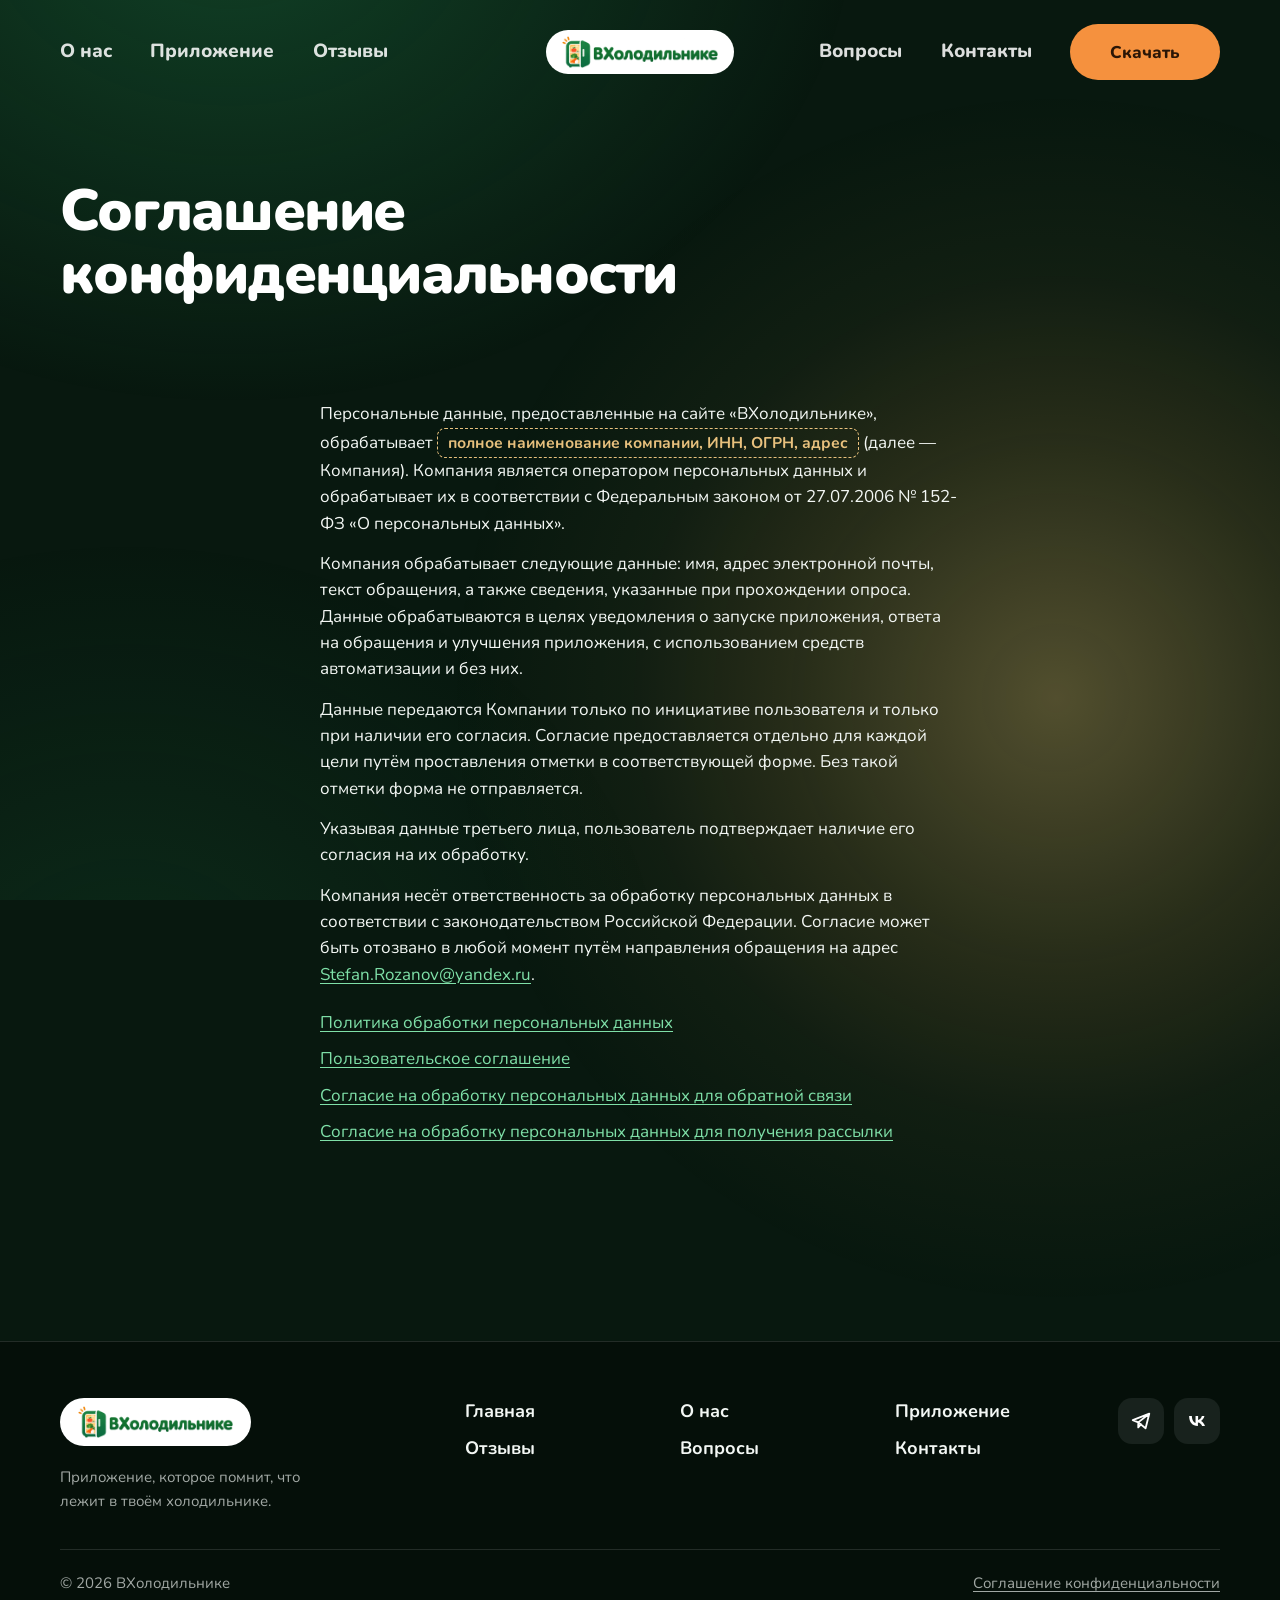
<file: privacy.html>
<!doctype html>
<html lang="ru">
<head>
  <meta charset="utf-8">
  <meta name="viewport" content="width=device-width, initial-scale=1">
  <title>Соглашение конфиденциальности — ВХолодильнике</title>
  <meta name="description" content="Какие данные собирает сайт ВХолодильнике, зачем они нужны и как отозвать согласие.">
  <link rel="icon" type="image/png" href="logo-icon.png">
  <link rel="preconnect" href="https://fonts.googleapis.com">
  <link rel="preconnect" href="https://fonts.gstatic.com" crossorigin>
  <link href="https://fonts.googleapis.com/css2?family=Nunito:wght@400;600;700;800;900&display=swap" rel="stylesheet">
  <link rel="stylesheet" href="styles.css">
</head>
<body class="home">
  <header class="site-header">
    <div class="wrap bar">
      <a class="logo" href="index.html" aria-label="ВХолодильнике — на главную">
        <img src="logo.png" alt="ВХолодильнике" width="720" height="148">
      </a>
      <button class="burger" type="button" aria-label="Открыть меню" aria-expanded="false" aria-controls="menu">
        <span></span><span></span><span></span>
      </button>
      <nav class="menu" id="menu" aria-label="Основное меню">
        <ul class="menu-l">
          <li><a href="about.html">О нас</a></li>
          <li><a href="app.html">Приложение</a></li>
          <li><a href="reviews.html">Отзывы</a></li>
        </ul>
        <ul class="menu-r">
          <li><a href="faq.html">Вопросы</a></li>
          <li><a href="contacts.html">Контакты</a></li>
          <li><button class="btn btn-accent" type="button" data-open-modal>Скачать</button></li>
        </ul>
      </nav>
    </div>
  </header>

  <main>
    <section class="page-hero doc">
      <div class="hd-bg" aria-hidden="true">
        <div class="hd-glow"></div>
        <div class="hd-cool"></div>
        <div class="hd-shelves"></div>
        <div class="hd-frost">
          <i style="--x:10%;--d:14s;--s:-2s;--z:4px"></i><i style="--x:24%;--d:18s;--s:-7s;--z:3px"></i>
          <i style="--x:38%;--d:12s;--s:-4s;--z:5px"></i><i style="--x:55%;--d:17s;--s:-9s;--z:3px"></i>
          <i style="--x:70%;--d:15s;--s:-1s;--z:4px"></i><i style="--x:86%;--d:19s;--s:-11s;--z:5px"></i>
        </div>
        <svg class="hd-food f3" viewBox="0 0 48 48" fill="none" stroke="currentColor" stroke-width="1.8" stroke-linecap="round" stroke-linejoin="round"><path d="M18 6h12v6l4 6v22a2 2 0 0 1-2 2H16a2 2 0 0 1-2-2V18l4-6z"/><path d="M18 12h12M14 24h20"/></svg>
        <svg class="hd-food f5" viewBox="0 0 48 48" fill="none" stroke="currentColor" stroke-width="1.8" stroke-linecap="round" stroke-linejoin="round"><path d="M10 38C10 22 20 12 38 10c-2 18-12 28-28 28z"/><path d="M10 38l16-16"/></svg>
      </div>
      <div class="wrap">
        <h1 class="h-display">Соглашение конфиден&shy;циальности</h1>
      </div>
    </section>
    <section class="section-tight" style="padding-top:0">
      <div class="wrap prose doc-body">
        <p>Персональные данные, предоставленные на сайте «ВХолодильнике», обрабатывает <span class="placeholder">полное наименование компании, ИНН, ОГРН, адрес</span> (далее — Компания). Компания является оператором персональных данных и обрабатывает их в соответствии с Федеральным законом от 27.07.2006 № 152-ФЗ «О персональных данных».</p>
        <p>Компания обрабатывает следующие данные: имя, адрес электронной почты, текст обращения, а также сведения, указанные при прохождении опроса. Данные обрабатываются в целях уведомления о запуске приложения, ответа на обращения и улучшения приложения, с использованием средств автоматизации и без них.</p>
        <p>Данные передаются Компании только по инициативе пользователя и только при наличии его согласия. Согласие предоставляется отдельно для каждой цели путём проставления отметки в соответствующей форме. Без такой отметки форма не отправляется.</p>
        <p>Указывая данные третьего лица, пользователь подтверждает наличие его согласия на их обработку.</p>
        <p>Компания несёт ответственность за обработку персональных данных в соответствии с законодательством Российской Федерации. Согласие может быть отозвано в любой момент путём направления обращения на адрес <a href="mailto:Stefan.Rozanov@yandex.ru">Stefan.Rozanov@yandex.ru</a>.</p>
        <ul class="legal-links">
          <li><a href="personal-data.html">Политика обработки персональных данных</a></li>
          <li><a href="terms.html">Пользовательское соглашение</a></li>
          <li><a href="feedback-consent.html">Согласие на обработку персональных данных для обратной связи</a></li>
          <li><a href="mailing-consent.html">Согласие на обработку персональных данных для получения рассылки</a></li>
        </ul>
      </div>
    </section>
  </main>

  <footer class="site-footer">
    <div class="wrap">
      <div class="foot">
        <div class="foot-logo">
          <a href="index.html" aria-label="ВХолодильнике — на главную"><img src="logo.png" alt="ВХолодильнике" width="720" height="148"></a>
          <p>Приложение, которое помнит, что лежит в твоём холодильнике.</p>
        </div>
        <ul class="foot-links" aria-label="Страницы сайта">
          <li><a href="index.html">Главная</a></li>
          <li><a href="about.html">О нас</a></li>
          <li><a href="app.html">Приложение</a></li>
          <li><a href="reviews.html">Отзывы</a></li>
          <li><a href="faq.html">Вопросы</a></li>
          <li><a href="contacts.html">Контакты</a></li>
        </ul>
        <div class="socials" aria-label="Соцсети">
          <button type="button" aria-label="Telegram" data-toast="Ссылки на наши сообщества появятся совсем скоро">
            <svg viewBox="0 0 24 24" fill="none" stroke="currentColor" stroke-width="2" stroke-linejoin="round" stroke-linecap="round"><path d="M21 4L3 11l6 2.5M21 4l-4 16-8-6.5M21 4L9 13.5V19l3-3.5"/></svg>
          </button>
          <button type="button" aria-label="ВКонтакте" data-toast="Ссылки на наши сообщества появятся совсем скоро">
            <svg viewBox="0 0 24 24" fill="currentColor"><path d="M12.8 17.5C6.9 17.5 3.5 13.4 3.4 6.6h3c.1 5 2.3 7.1 4 7.5V6.6h2.8v4.3c1.7-.2 3.5-2.1 4.1-4.3h2.8c-.5 2.6-2.4 4.5-3.8 5.3 1.4.6 3.6 2.3 4.4 5.6h-3.1c-.7-2.2-2.4-3.8-4.6-4v4h-.2z"/></svg>
          </button>
        </div>
      </div>
      <div class="foot-bottom">
        <span>© 2026 ВХолодильнике</span>
        <a href="privacy.html">Соглашение конфиденциальности</a>
      </div>
    </div>
  </footer>

  <script src="script.js"></script>
</body>
</html>
</file>
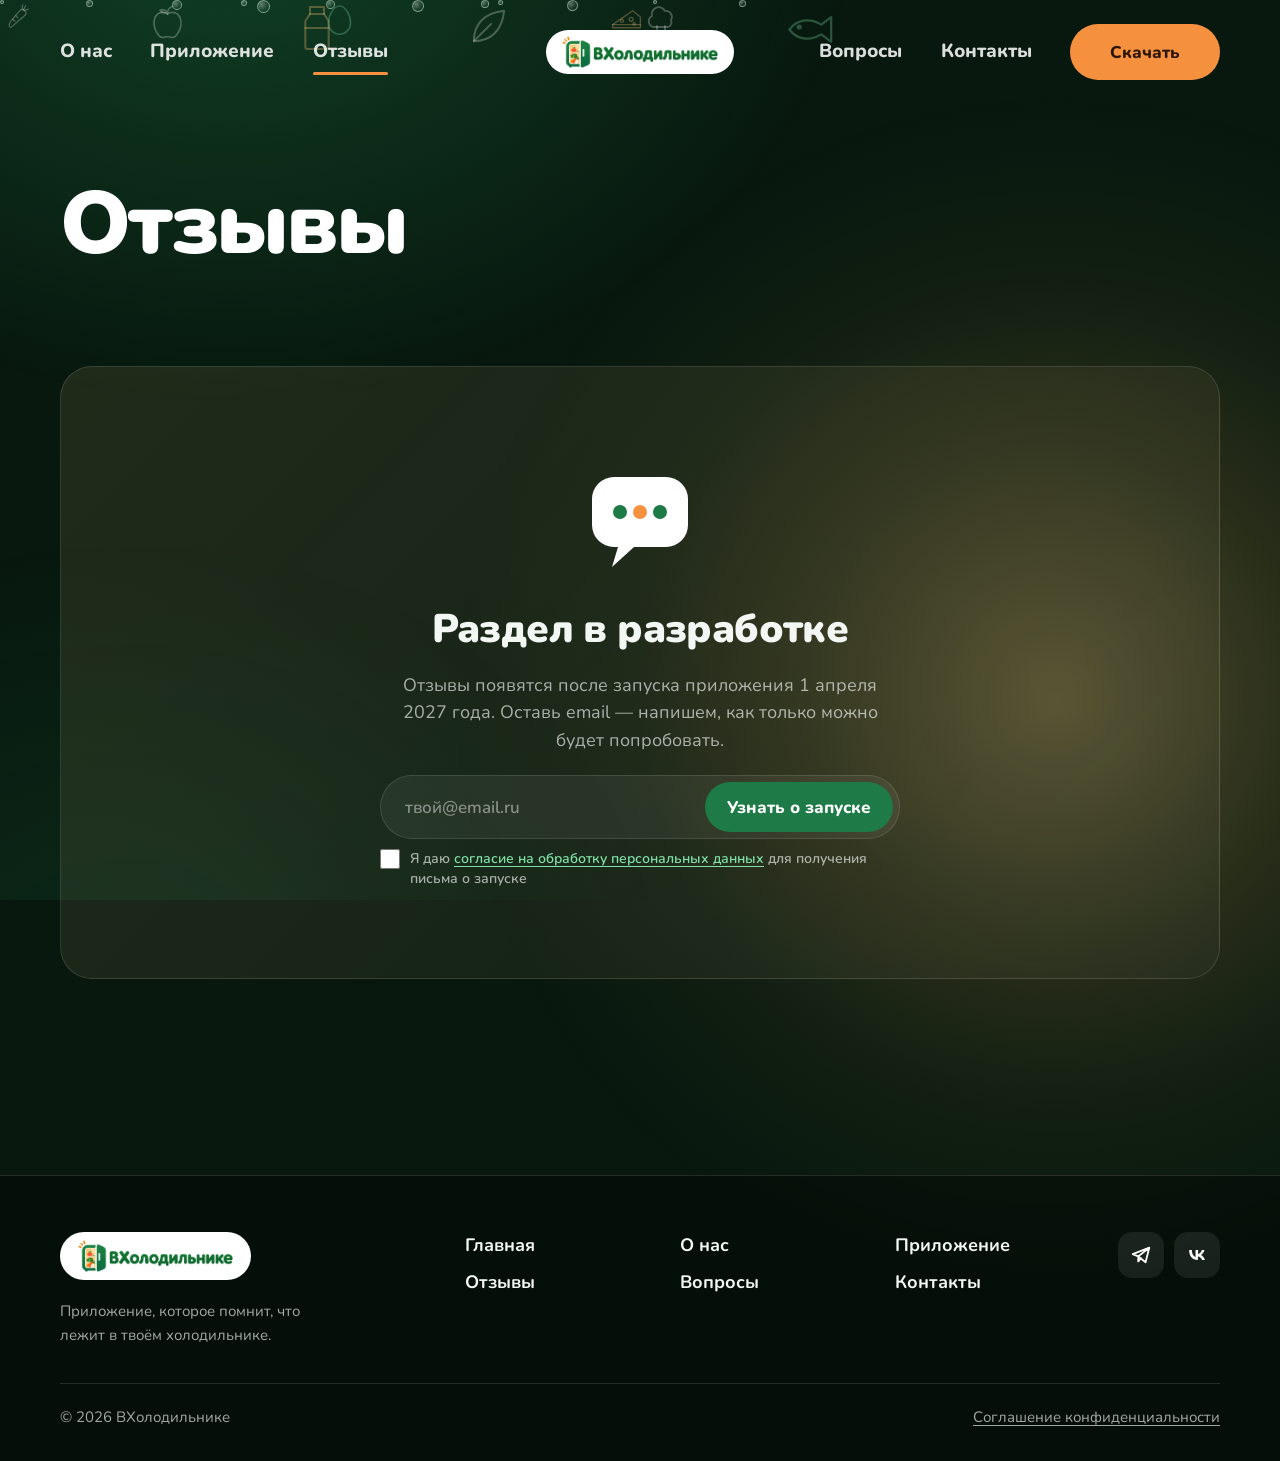
<file: reviews.html>
<!doctype html>
<html lang="ru">
<head>
  <meta charset="utf-8">
  <meta name="viewport" content="width=device-width, initial-scale=1">
  <title>Отзывы — ВХолодильнике</title>
  <meta name="description" content="Отзывы о приложении ВХолодильнике появятся после запуска 1 апреля 2027 года.">
  <link rel="icon" type="image/png" href="logo-icon.png">
  <link rel="preconnect" href="https://fonts.googleapis.com">
  <link rel="preconnect" href="https://fonts.gstatic.com" crossorigin>
  <link href="https://fonts.googleapis.com/css2?family=Nunito:wght@400;600;700;800;900&display=swap" rel="stylesheet">
  <link rel="stylesheet" href="styles.css">
</head>
<body class="home">
  <header class="site-header">
    <div class="wrap bar">
      <a class="logo" href="index.html" aria-label="ВХолодильнике — на главную">
        <img src="logo.png" alt="ВХолодильнике" width="720" height="148">
      </a>
      <button class="burger" type="button" aria-label="Открыть меню" aria-expanded="false" aria-controls="menu">
        <span></span><span></span><span></span>
      </button>
      <nav class="menu" id="menu" aria-label="Основное меню">
        <ul class="menu-l">
          <li><a href="about.html">О нас</a></li>
          <li><a href="app.html">Приложение</a></li>
          <li><a href="reviews.html" class="is-active" aria-current="page">Отзывы</a></li>
        </ul>
        <ul class="menu-r">
          <li><a href="faq.html">Вопросы</a></li>
          <li><a href="contacts.html">Контакты</a></li>
          <li><button class="btn btn-accent" type="button" data-open-modal>Скачать</button></li>
        </ul>
      </nav>
    </div>
  </header>

  <main>
    <section class="page-hero">
      <div class="hd-bg" aria-hidden="true">
        <div class="hd-glow"></div>
        <div class="hd-cool"></div>
        <div class="hd-shelves"></div>
        <div class="hd-frost">
          <i style="--x:10%;--d:14s;--s:-2s;--z:4px"></i><i style="--x:24%;--d:18s;--s:-7s;--z:3px"></i>
          <i style="--x:38%;--d:12s;--s:-4s;--z:5px"></i><i style="--x:55%;--d:17s;--s:-9s;--z:3px"></i>
          <i style="--x:70%;--d:15s;--s:-1s;--z:4px"></i><i style="--x:86%;--d:19s;--s:-11s;--z:5px"></i>
        </div>
        <svg class="hd-food f3" viewBox="0 0 48 48" fill="none" stroke="currentColor" stroke-width="1.8" stroke-linecap="round" stroke-linejoin="round"><path d="M18 6h12v6l4 6v22a2 2 0 0 1-2 2H16a2 2 0 0 1-2-2V18l4-6z"/><path d="M18 12h12M14 24h20"/></svg>
        <svg class="hd-food f5" viewBox="0 0 48 48" fill="none" stroke="currentColor" stroke-width="1.8" stroke-linecap="round" stroke-linejoin="round"><path d="M10 38C10 22 20 12 38 10c-2 18-12 28-28 28z"/><path d="M10 38l16-16"/></svg>
      </div>
      <div class="wrap">
        <h1 class="h-display">Отзывы</h1>
      </div>
    </section>

    <section class="section-tight" style="padding-top:0">
      <div class="wrap">
        <div class="soon reveal">
          <svg class="soon-ill" viewBox="0 0 140 140" fill="none" aria-hidden="true">
            <rect x="22" y="30" width="96" height="70" rx="22" fill="#fff"/>
            <path d="M48 100l-6 20 22-20" fill="#fff"/>
            <circle cx="50" cy="65" r="7" fill="#1e7a47"/><circle cx="70" cy="65" r="7" fill="#f5913e"/><circle cx="90" cy="65" r="7" fill="#1e7a47"/>
          </svg>
          <h2>Раздел в разработке</h2>
          <p>Отзывы появятся после запуска приложения 1 апреля 2027 года. Оставь email — напишем, как только можно будет попробовать.</p>
          <div data-launch-slot style="width:100%;max-width:520px"></div>
        </div>
      </div>
    </section>
  </main>

  <footer class="site-footer">
    <div class="wrap">
      <div class="foot">
        <div class="foot-logo">
          <a href="index.html" aria-label="ВХолодильнике — на главную"><img src="logo.png" alt="ВХолодильнике" width="720" height="148"></a>
          <p>Приложение, которое помнит, что лежит в твоём холодильнике.</p>
        </div>
        <ul class="foot-links" aria-label="Страницы сайта">
          <li><a href="index.html">Главная</a></li>
          <li><a href="about.html">О нас</a></li>
          <li><a href="app.html">Приложение</a></li>
          <li><a href="reviews.html">Отзывы</a></li>
          <li><a href="faq.html">Вопросы</a></li>
          <li><a href="contacts.html">Контакты</a></li>
        </ul>
        <div class="socials" aria-label="Соцсети">
          <button type="button" aria-label="Telegram" data-toast="Ссылки на наши сообщества появятся совсем скоро">
            <svg viewBox="0 0 24 24" fill="none" stroke="currentColor" stroke-width="2" stroke-linejoin="round" stroke-linecap="round"><path d="M21 4L3 11l6 2.5M21 4l-4 16-8-6.5M21 4L9 13.5V19l3-3.5"/></svg>
          </button>
          <button type="button" aria-label="ВКонтакте" data-toast="Ссылки на наши сообщества появятся совсем скоро">
            <svg viewBox="0 0 24 24" fill="currentColor"><path d="M12.8 17.5C6.9 17.5 3.5 13.4 3.4 6.6h3c.1 5 2.3 7.1 4 7.5V6.6h2.8v4.3c1.7-.2 3.5-2.1 4.1-4.3h2.8c-.5 2.6-2.4 4.5-3.8 5.3 1.4.6 3.6 2.3 4.4 5.6h-3.1c-.7-2.2-2.4-3.8-4.6-4v4h-.2z"/></svg>
          </button>
        </div>
      </div>
      <div class="foot-bottom">
        <span>© 2026 ВХолодильнике</span>
        <a href="privacy.html">Соглашение конфиденциальности</a>
      </div>
    </div>
  </footer>

  <script src="script.js"></script>
</body>
</html>
</file>
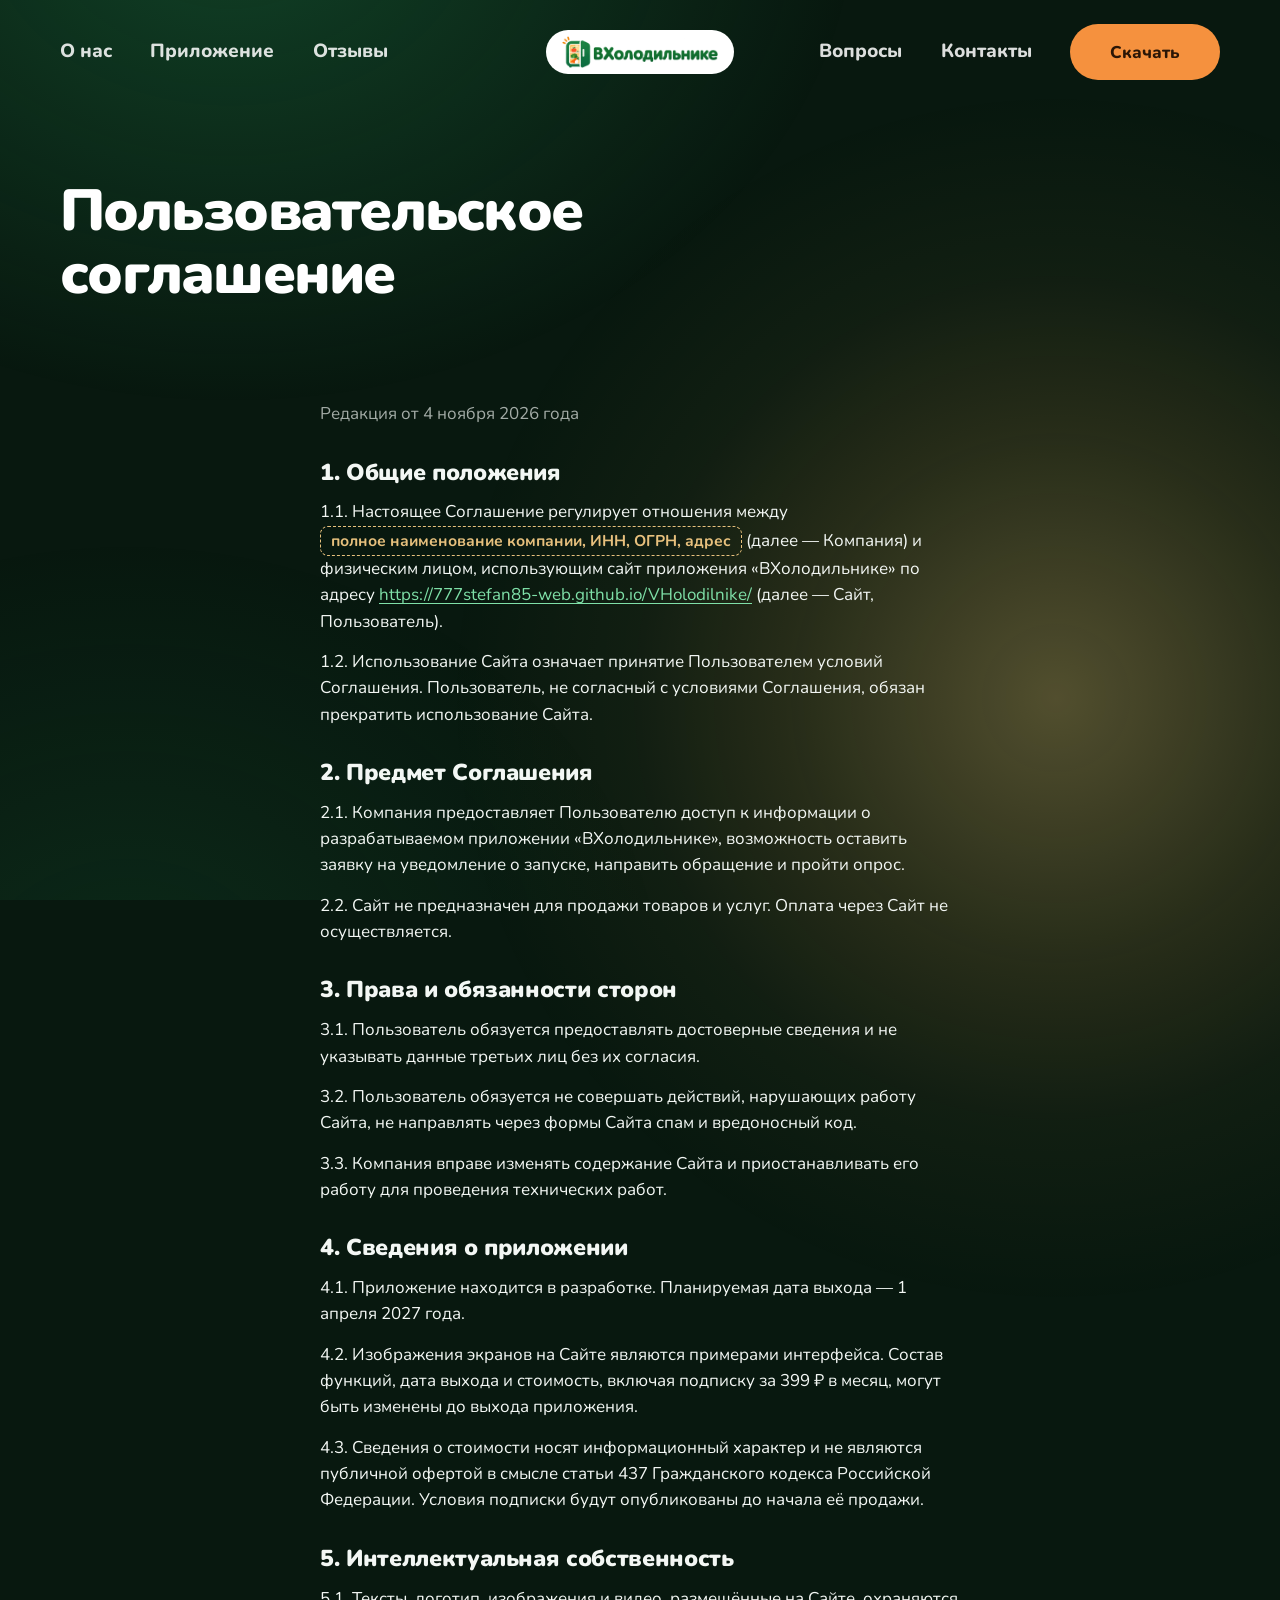
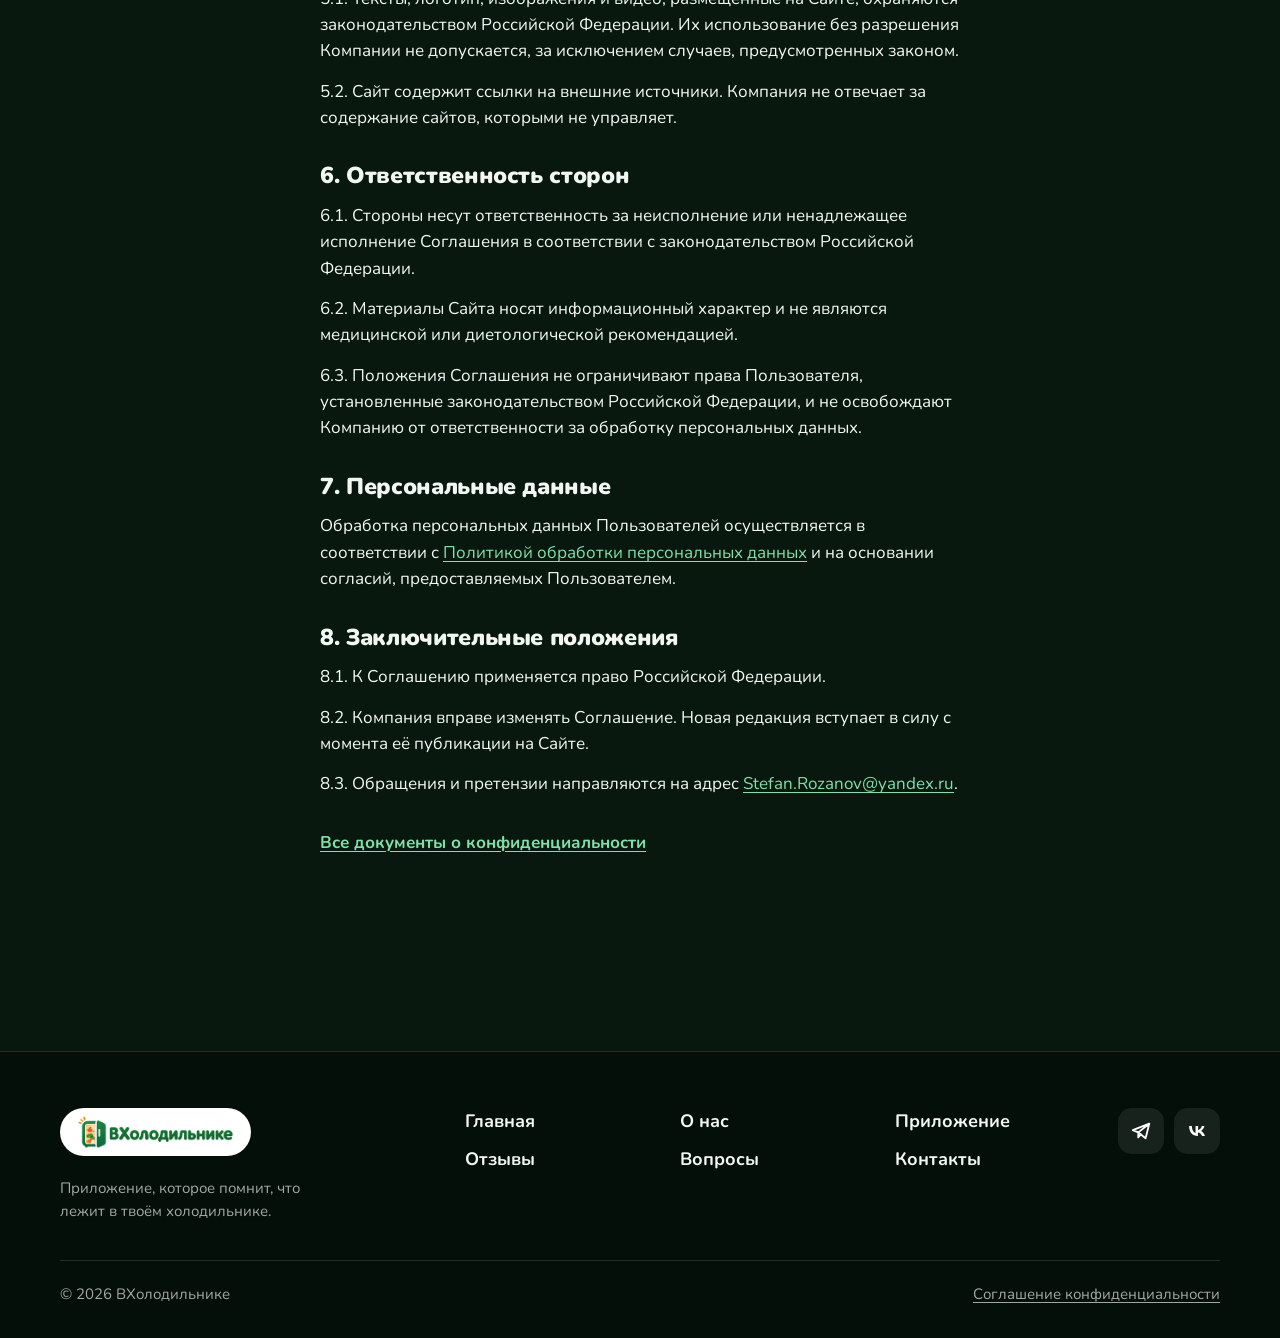
<file: terms.html>
<!doctype html>
<html lang="ru">
<head>
  <meta charset="utf-8">
  <meta name="viewport" content="width=device-width, initial-scale=1">
  <title>Пользовательское соглашение — ВХолодильнике</title>
  <meta name="description" content="Условия использования сайта приложения ВХолодильнике.">
  <link rel="icon" type="image/png" href="logo-icon.png">
  <link rel="preconnect" href="https://fonts.googleapis.com">
  <link rel="preconnect" href="https://fonts.gstatic.com" crossorigin>
  <link href="https://fonts.googleapis.com/css2?family=Nunito:wght@400;600;700;800;900&display=swap" rel="stylesheet">
  <link rel="stylesheet" href="styles.css">
</head>
<body class="home">
  <header class="site-header">
    <div class="wrap bar">
      <a class="logo" href="index.html" aria-label="ВХолодильнике — на главную">
        <img src="logo.png" alt="ВХолодильнике" width="720" height="148">
      </a>
      <button class="burger" type="button" aria-label="Открыть меню" aria-expanded="false" aria-controls="menu">
        <span></span><span></span><span></span>
      </button>
      <nav class="menu" id="menu" aria-label="Основное меню">
        <ul class="menu-l">
          <li><a href="about.html">О нас</a></li>
          <li><a href="app.html">Приложение</a></li>
          <li><a href="reviews.html">Отзывы</a></li>
        </ul>
        <ul class="menu-r">
          <li><a href="faq.html">Вопросы</a></li>
          <li><a href="contacts.html">Контакты</a></li>
          <li><button class="btn btn-accent" type="button" data-open-modal>Скачать</button></li>
        </ul>
      </nav>
    </div>
  </header>

  <main>
    <section class="page-hero doc">
      <div class="hd-bg" aria-hidden="true">
        <div class="hd-glow"></div>
        <div class="hd-cool"></div>
        <div class="hd-shelves"></div>
        <div class="hd-frost">
          <i style="--x:10%;--d:14s;--s:-2s;--z:4px"></i><i style="--x:24%;--d:18s;--s:-7s;--z:3px"></i>
          <i style="--x:38%;--d:12s;--s:-4s;--z:5px"></i><i style="--x:55%;--d:17s;--s:-9s;--z:3px"></i>
          <i style="--x:70%;--d:15s;--s:-1s;--z:4px"></i><i style="--x:86%;--d:19s;--s:-11s;--z:5px"></i>
        </div>
        <svg class="hd-food f3" viewBox="0 0 48 48" fill="none" stroke="currentColor" stroke-width="1.8" stroke-linecap="round" stroke-linejoin="round"><path d="M18 6h12v6l4 6v22a2 2 0 0 1-2 2H16a2 2 0 0 1-2-2V18l4-6z"/><path d="M18 12h12M14 24h20"/></svg>
        <svg class="hd-food f5" viewBox="0 0 48 48" fill="none" stroke="currentColor" stroke-width="1.8" stroke-linecap="round" stroke-linejoin="round"><path d="M10 38C10 22 20 12 38 10c-2 18-12 28-28 28z"/><path d="M10 38l16-16"/></svg>
      </div>
      <div class="wrap">
        <h1 class="h-display">Пользовательское соглашение</h1>
      </div>
    </section>
    <section class="section-tight" style="padding-top:0">
      <div class="wrap prose doc-body">
        <p class="doc-date">Редакция от 4 ноября 2026 года</p>
        <h2>1. Общие положения</h2>
        <p>1.1. Настоящее Соглашение регулирует отношения между <span class="placeholder">полное наименование компании, ИНН, ОГРН, адрес</span> (далее — Компания) и физическим лицом, использующим сайт приложения «ВХолодильнике» по адресу <a href="https://777stefan85-web.github.io/VHolodilnike/">https://777stefan85-web.github.io/VHolodilnike/</a> (далее — Сайт, Пользователь).</p>
        <p>1.2. Использование Сайта означает принятие Пользователем условий Соглашения. Пользователь, не согласный с условиями Соглашения, обязан прекратить использование Сайта.</p>
        <h2>2. Предмет Соглашения</h2>
        <p>2.1. Компания предоставляет Пользователю доступ к информации о разрабатываемом приложении «ВХолодильнике», возможность оставить заявку на уведомление о запуске, направить обращение и пройти опрос.</p>
        <p>2.2. Сайт не предназначен для продажи товаров и услуг. Оплата через Сайт не осуществляется.</p>
        <h2>3. Права и обязанности сторон</h2>
        <p>3.1. Пользователь обязуется предоставлять достоверные сведения и не указывать данные третьих лиц без их согласия.</p>
        <p>3.2. Пользователь обязуется не совершать действий, нарушающих работу Сайта, не направлять через формы Сайта спам и вредоносный код.</p>
        <p>3.3. Компания вправе изменять содержание Сайта и приостанавливать его работу для проведения технических работ.</p>
        <h2>4. Сведения о приложении</h2>
        <p>4.1. Приложение находится в разработке. Планируемая дата выхода — 1 апреля 2027 года.</p>
        <p>4.2. Изображения экранов на Сайте являются примерами интерфейса. Состав функций, дата выхода и стоимость, включая подписку за 399 ₽ в месяц, могут быть изменены до выхода приложения.</p>
        <p>4.3. Сведения о стоимости носят информационный характер и не являются публичной офертой в смысле статьи 437 Гражданского кодекса Российской Федерации. Условия подписки будут опубликованы до начала её продажи.</p>
        <h2>5. Интеллектуальная собственность</h2>
        <p>5.1. Тексты, логотип, изображения и видео, размещённые на Сайте, охраняются законодательством Российской Федерации. Их использование без разрешения Компании не допускается, за исключением случаев, предусмотренных законом.</p>
        <p>5.2. Сайт содержит ссылки на внешние источники. Компания не отвечает за содержание сайтов, которыми не управляет.</p>
        <h2>6. Ответственность сторон</h2>
        <p>6.1. Стороны несут ответственность за неисполнение или ненадлежащее исполнение Соглашения в соответствии с законодательством Российской Федерации.</p>
        <p>6.2. Материалы Сайта носят информационный характер и не являются медицинской или диетологической рекомендацией.</p>
        <p>6.3. Положения Соглашения не ограничивают права Пользователя, установленные законодательством Российской Федерации, и не освобождают Компанию от ответственности за обработку персональных данных.</p>
        <h2>7. Персональные данные</h2>
        <p>Обработка персональных данных Пользователей осуществляется в соответствии с <a href="personal-data.html">Политикой обработки персональных данных</a> и на основании согласий, предоставляемых Пользователем.</p>
        <h2>8. Заключительные положения</h2>
        <p>8.1. К Соглашению применяется право Российской Федерации.</p>
        <p>8.2. Компания вправе изменять Соглашение. Новая редакция вступает в силу с момента её публикации на Сайте.</p>
        <p>8.3. Обращения и претензии направляются на адрес <a href="mailto:Stefan.Rozanov@yandex.ru">Stefan.Rozanov@yandex.ru</a>.</p>
        <p class="doc-back"><a href="privacy.html">Все документы о конфиденциальности</a></p>
      </div>
    </section>
  </main>

  <footer class="site-footer">
    <div class="wrap">
      <div class="foot">
        <div class="foot-logo">
          <a href="index.html" aria-label="ВХолодильнике — на главную"><img src="logo.png" alt="ВХолодильнике" width="720" height="148"></a>
          <p>Приложение, которое помнит, что лежит в твоём холодильнике.</p>
        </div>
        <ul class="foot-links" aria-label="Страницы сайта">
          <li><a href="index.html">Главная</a></li>
          <li><a href="about.html">О нас</a></li>
          <li><a href="app.html">Приложение</a></li>
          <li><a href="reviews.html">Отзывы</a></li>
          <li><a href="faq.html">Вопросы</a></li>
          <li><a href="contacts.html">Контакты</a></li>
        </ul>
        <div class="socials" aria-label="Соцсети">
          <button type="button" aria-label="Telegram" data-toast="Ссылки на наши сообщества появятся совсем скоро">
            <svg viewBox="0 0 24 24" fill="none" stroke="currentColor" stroke-width="2" stroke-linejoin="round" stroke-linecap="round"><path d="M21 4L3 11l6 2.5M21 4l-4 16-8-6.5M21 4L9 13.5V19l3-3.5"/></svg>
          </button>
          <button type="button" aria-label="ВКонтакте" data-toast="Ссылки на наши сообщества появятся совсем скоро">
            <svg viewBox="0 0 24 24" fill="currentColor"><path d="M12.8 17.5C6.9 17.5 3.5 13.4 3.4 6.6h3c.1 5 2.3 7.1 4 7.5V6.6h2.8v4.3c1.7-.2 3.5-2.1 4.1-4.3h2.8c-.5 2.6-2.4 4.5-3.8 5.3 1.4.6 3.6 2.3 4.4 5.6h-3.1c-.7-2.2-2.4-3.8-4.6-4v4h-.2z"/></svg>
          </button>
        </div>
      </div>
      <div class="foot-bottom">
        <span>© 2026 ВХолодильнике</span>
        <a href="privacy.html">Соглашение конфиденциальности</a>
      </div>
    </div>
  </footer>

  <script src="script.js"></script>
</body>
</html>
</file>
<file: styles.css>
/* ВХолодильнике — общий стиль сайта */

:root {
  --green: #1e7a47;
  --green-deep: #135a32;
  --green-soft: #e6f3eb;
  --orange: #f5913e;
  --orange-deep: #c9621a;
  --orange-soft: #fff0e2;
  --glow: #fff4d6;
  --ink: #26302b;
  --muted: #5b6862;
  --line: #e4ebe6;
  --bg: #ffffff;

  --ok: #2e9a5a;
  --warn: #e9b324;
  --bad: #e5533d;

  --radius-s: 12px;
  --radius-m: 20px;
  --radius-l: 32px;
  --pill: 999px;

  --wrap: 1160px;
  --gutter: clamp(16px, 4vw, 40px);
  --font: "Nunito", system-ui, -apple-system, "Segoe UI", Roboto, sans-serif;
}

*,
*::before,
*::after { box-sizing: border-box; }

html { scroll-behavior: smooth; -webkit-text-size-adjust: 100%; }
@media (prefers-reduced-motion: reduce) {
  html { scroll-behavior: auto; }
  *, *::before, *::after { animation-duration: .01ms !important; transition-duration: .01ms !important; }
}

body {
  margin: 0;
  font-family: var(--font);
  font-size: 18px;
  line-height: 1.55;
  color: var(--ink);
  background: var(--bg);
  overflow-x: hidden;
}

img, svg { display: block; max-width: 100%; }
a { color: var(--green); text-underline-offset: 3px; }
a:hover { color: var(--green-deep); }
h1, h2, h3, h4 { margin: 0; line-height: 1.12; letter-spacing: -0.015em; }
p { margin: 0; }
ul, ol { margin: 0; padding: 0; }

:focus-visible { outline: 3px solid var(--orange); outline-offset: 3px; border-radius: 6px; }

.sr-only {
  position: absolute; width: 1px; height: 1px; padding: 0; margin: -1px;
  overflow: hidden; clip: rect(0 0 0 0); white-space: nowrap; border: 0;
}

.wrap { width: 100%; max-width: calc(var(--wrap) + var(--gutter) * 2); margin: 0 auto; padding: 0 var(--gutter); }

/* ---------- Кнопки ---------- */
.btn {
  display: inline-flex; align-items: center; justify-content: center; gap: 10px;
  min-height: 56px; padding: 0 30px;
  font: 800 17px/1 var(--font);
  border: 0; border-radius: var(--pill);
  text-decoration: none; cursor: pointer;
  transition: transform .18s ease, background-color .18s ease, box-shadow .18s ease;
}
.btn:hover { transform: translateY(-2px); }
.btn:active { transform: translateY(0); }

.btn-accent { background: var(--orange); color: #2b1606; }
.btn-accent:hover { background: #f8a35c; color: #2b1606; box-shadow: 0 10px 24px -10px rgba(245, 145, 62, .8); }

.btn-green { background: var(--green); color: #fff; }
.btn-green:hover { background: var(--green-deep); color: #fff; box-shadow: 0 10px 24px -10px rgba(19, 90, 50, .7); }

.btn-ghost { background: var(--green-soft); color: var(--green-deep); }
.btn-ghost:hover { background: #d6ecdf; color: var(--green-deep); }

.btn-white { background: #fff; color: var(--green-deep); }
.btn-white:hover { background: var(--glow); color: var(--green-deep); }

/* Кнопки «Скоро в сторе» */
.stores { display: flex; flex-wrap: wrap; justify-content: center; gap: 12px; }
.store {
  display: inline-flex; align-items: center; gap: 12px;
  min-height: 60px; padding: 8px 22px 8px 16px;
  background: var(--ink); color: #fff;
  border: 0; border-radius: 16px; cursor: pointer;
  font-family: var(--font); text-align: left;
  transition: transform .18s ease, background-color .18s ease;
}
.store:hover { transform: translateY(-2px); background: #34413a; }
.store svg { width: 26px; height: 26px; flex: none; }
.store small { display: block; font-size: 12px; font-weight: 600; opacity: .75; line-height: 1.2; }
.store b { display: block; font-size: 17px; font-weight: 800; line-height: 1.2; }

/* ---------- Шапка ---------- */
.site-header {
  position: sticky; top: env(safe-area-inset-top, 0px); z-index: 50;
  background: rgba(255, 255, 255, .92);
  backdrop-filter: saturate(1.4) blur(10px);
  -webkit-backdrop-filter: saturate(1.4) blur(10px);
  transition: box-shadow .2s ease;
}
.site-header.is-scrolled { box-shadow: 0 1px 0 var(--line); }

.bar {
  display: flex; align-items: center; justify-content: space-between;
  min-height: 76px;
}
.logo { display: inline-flex; align-items: center; }
.logo img { height: 40px; width: auto; }

.burger {
  display: inline-flex; flex-direction: column; justify-content: center; gap: 5px;
  width: 48px; height: 48px; padding: 0 12px;
  background: var(--green-soft); border: 0; border-radius: 14px; cursor: pointer;
}
.burger span { display: block; height: 3px; border-radius: 3px; background: var(--green-deep); transition: transform .2s ease, opacity .2s ease; }
.burger[aria-expanded="true"] span:nth-child(1) { transform: translateY(8px) rotate(45deg); }
.burger[aria-expanded="true"] span:nth-child(2) { opacity: 0; }
.burger[aria-expanded="true"] span:nth-child(3) { transform: translateY(-8px) rotate(-45deg); }

.menu {
  position: absolute; left: 0; right: 0; top: 100%;
  display: none; flex-direction: column; gap: 4px;
  padding: 12px var(--gutter) 24px;
  background: #fff; box-shadow: 0 18px 30px -18px rgba(38, 48, 43, .35);
}
.menu.is-open { display: flex; }
.menu ul { list-style: none; display: flex; flex-direction: column; }
.menu a:not(.btn) {
  display: block; padding: 12px 4px;
  font-weight: 800; font-size: 20px; color: var(--ink); text-decoration: none;
  border-bottom: 1px solid var(--line);
}
.menu a:not(.btn):hover { color: var(--green); }
.menu a.is-active { color: var(--green); }
.menu .btn { margin-top: 14px; width: 100%; }

@media (min-width: 1100px) {
  .bar { display: grid; grid-template-columns: 1fr auto 1fr; min-height: 104px; }
  .burger { display: none; }
  .logo { grid-column: 2; grid-row: 1; padding: 0 28px; }
  .logo img { height: 52px; }
  .menu { display: contents; }
  .menu ul { flex-direction: row; align-items: center; gap: clamp(20px, 3vw, 52px); }
  .menu-l { grid-column: 1; grid-row: 1; justify-self: start; }
  .menu-r { grid-column: 3; grid-row: 1; justify-self: end; }
  .menu a:not(.btn) {
    position: relative; padding: 8px 0; font-size: 19px; border: 0;
  }
  .menu a:not(.btn)::after {
    content: ""; position: absolute; left: 0; right: 0; bottom: 0; height: 3px;
    border-radius: 3px; background: var(--orange);
    transform: scaleX(0); transition: transform .2s ease;
  }
  .menu a:not(.btn):hover::after,
  .menu a.is-active::after { transform: scaleX(1); }
  .menu .btn { margin: 0; width: auto; min-width: 150px; }
}

/* ---------- Типографика секций ---------- */
.section { padding: clamp(64px, 10vw, 120px) 0; }
.section-tight { padding: clamp(48px, 7vw, 80px) 0; }

.h-display {
  font-size: clamp(42px, 8.4vw, 104px);
  font-weight: 900; line-height: 1.02; letter-spacing: -0.03em;
}
.h-section {
  font-size: clamp(32px, 5vw, 56px);
  font-weight: 900; letter-spacing: -0.025em;
}
.h-card { font-size: 22px; font-weight: 800; }
.lead { font-size: clamp(18px, 2.1vw, 23px); color: var(--muted); max-width: 40ch; }
.section-head { display: grid; gap: 16px; margin-bottom: clamp(36px, 5vw, 56px); max-width: 760px; }
.section-head.center { margin-left: auto; margin-right: auto; text-align: center; justify-items: center; }

/* ---------- Hero ---------- */
.hero { position: relative; padding: clamp(48px, 8vw, 110px) 0 0; text-align: center; overflow: hidden; }
.hero .h-display { max-width: 17ch; margin: 0 auto; text-wrap: balance; }
.hero .lead { margin: 28px auto 0; max-width: 36ch; }
.hero-actions { display: grid; gap: 22px; justify-items: center; margin-top: 40px; }

.hero-stage { position: relative; margin-top: clamp(56px, 8vw, 88px); display: flex; justify-content: center; }
/* Тёплый «свет из холодильника» за телефоном */
.hero-stage::before {
  content: ""; position: absolute; left: 50%; top: 4%;
  width: min(980px, 140vw); aspect-ratio: 1.6;
  transform: translateX(-50%);
  background: radial-gradient(closest-side, #ffe7a6 0%, var(--glow) 45%, rgba(255, 244, 214, 0) 100%);
  z-index: -1;
}
.hero-stage { padding-bottom: 64px; }


.float-chip {
  position: absolute; z-index: 2;
  display: inline-flex; align-items: center; gap: 10px;
  padding: 12px 18px; border-radius: 18px;
  background: #fff; font-weight: 800; font-size: 15px; text-align: left;
  box-shadow: 0 16px 40px -18px rgba(38, 48, 43, .45);
}
.float-chip .dot { width: 10px; height: 10px; border-radius: 50%; flex: none; }
.float-chip.c1 { top: 30%; right: calc(50% + 128px); }
.float-chip.c2 { top: 60%; left: calc(50% + 128px); }
@media (max-width: 760px) { .float-chip { display: none; } }

/* ---------- Форма email ---------- */
.launch-form { width: 100%; max-width: 520px; }
.launch-form .row {
  display: flex; gap: 8px; padding: 6px;
  background: #fff; border: 2px solid var(--line); border-radius: var(--pill);
  transition: border-color .18s ease;
}
.launch-form .row:focus-within { border-color: var(--green); }
.launch-form input {
  flex: 1; min-width: 0; padding: 0 18px;
  font: 600 17px var(--font); color: var(--ink);
  background: transparent; border: 0; outline: none;
}
.launch-form .btn { min-height: 50px; padding: 0 22px; white-space: nowrap; }
.form-note { margin-top: 10px; font-size: 14px; color: var(--muted); }
.form-msg { min-height: 0; margin-top: 10px; font-size: 15px; font-weight: 700; color: var(--bad); }
.form-done {
  display: flex; align-items: center; gap: 12px; justify-content: center;
  padding: 16px 22px; border-radius: 20px;
  background: var(--green-soft); color: var(--green-deep); font-weight: 800;
}
.form-done svg { width: 26px; height: 26px; flex: none; }
@media (max-width: 480px) {
  .launch-form .row { flex-direction: column; border-radius: 22px; padding: 8px; }
  .launch-form input { min-height: 48px; }
  .launch-form .btn { width: 100%; }
}

/* ---------- Телефон (общий макет) ---------- */
.phone {
  position: relative; flex: none;
  width: 290px; aspect-ratio: 290 / 600;
  padding: 11px; border-radius: 48px;
  background: #1d2420;
  box-shadow: 0 40px 80px -30px rgba(19, 50, 33, .55), inset 0 0 0 2px #3a443f;
}
.phone::before {
  content: ""; position: absolute; top: 20px; left: 50%; transform: translateX(-50%);
  width: 92px; height: 26px; border-radius: 20px; background: #1d2420; z-index: 3;
}
.screen {
  position: relative; height: 100%; overflow: hidden;
  border-radius: 38px; background: #f6f8f6;
  font-size: 13px; line-height: 1.35; text-align: left; color: var(--ink);
  display: flex; flex-direction: column;
}
.status {
  display: flex; justify-content: space-between; align-items: center;
  padding: 16px 26px 6px; font-size: 13px; font-weight: 800;
}
.status i { display: inline-block; width: 22px; height: 11px; border: 2px solid currentColor; border-radius: 4px; position: relative; }
.status i::after { content: ""; position: absolute; inset: 1px 5px 1px 1px; background: currentColor; border-radius: 1px; }
.app-top { padding: 22px 18px 10px; }
.app-top h4 { font-size: 22px; font-weight: 900; }
.app-top p { color: var(--muted); font-weight: 600; margin-top: 2px; }

.search { margin: 8px 18px 6px; padding: 9px 14px; border-radius: 12px; background: #fff; color: #93a099; font-weight: 600; box-shadow: inset 0 0 0 1px var(--line); }

.items { list-style: none; padding: 6px 12px; display: grid; gap: 7px; }
.item {
  display: flex; align-items: center; gap: 10px;
  padding: 8px 10px; background: #fff; border-radius: 14px;
  box-shadow: 0 1px 0 var(--line);
}
.item .em { width: 36px; height: 36px; border-radius: 11px; display: grid; place-items: center; font-size: 20px; background: var(--glow); flex: none; }
.item b { display: block; font-size: 14px; }
.item small { color: var(--muted); font-weight: 600; }
.item .tag { margin-left: auto; white-space: normal; max-width: 92px; text-align: center; line-height: 1.2; }

.tag {
  display: inline-block; padding: 4px 9px; border-radius: var(--pill);
  font-size: 11px; font-weight: 800; white-space: nowrap;
}
.tag-ok { background: #dcf1e3; color: #1b6b3c; }
.tag-warn { background: #fdf0c4; color: #7a5800; }
.tag-bad { background: #fde1dc; color: #a8301d; }

.tabbar {
  margin-top: auto; display: flex; justify-content: space-around; align-items: center;
  padding: 10px 14px 20px; background: #fff; border-top: 1px solid var(--line);
}
.tabbar span { width: 22px; height: 22px; border-radius: 7px; background: #dfe6e1; }
.tabbar span.on { background: var(--green); }
.tabbar .fab { width: 44px; height: 44px; border-radius: 50%; background: var(--orange); color: #2b1606; display: grid; place-items: center; font-size: 26px; font-weight: 800; margin-top: -26px; box-shadow: 0 8px 16px -6px rgba(245,145,62,.8); }

/* Экран блокировки */
.screen.lock { background: linear-gradient(170deg, #1e7a47 0%, #0f3d24 100%); color: #fff; }
.lock-time { text-align: center; margin-top: 46px; }
.lock-time b { display: block; font-size: 64px; font-weight: 800; letter-spacing: -0.03em; line-height: 1; }
.lock-time span { font-weight: 700; opacity: .85; }
.push {
  margin: 34px 12px 0; padding: 12px; border-radius: 20px;
  background: rgba(255, 255, 255, .9); color: var(--ink);
  backdrop-filter: blur(6px);
  animation: push-in 1s cubic-bezier(.2,.9,.3,1.2) .4s both;
}
.push-head { display: flex; align-items: center; gap: 8px; font-size: 12px; font-weight: 700; color: var(--muted); }
.push-head img { width: 22px; height: 22px; border-radius: 6px; background: #fff; object-fit: contain; }
.push-head time { margin-left: auto; }
.push p { margin-top: 6px; font-size: 14px; line-height: 1.35; }
.push p b { display: block; }
@keyframes push-in { from { opacity: 0; transform: translateY(-18px) scale(.96); } }
.lock-bottom { margin-top: auto; display: flex; justify-content: space-between; padding: 0 34px 30px; }
.lock-bottom span { width: 42px; height: 42px; border-radius: 50%; background: rgba(255,255,255,.18); }

/* Рецепты */
.recipes { padding: 6px 12px; display: grid; gap: 9px; }
.recipe { background: #fff; border-radius: 16px; overflow: hidden; box-shadow: 0 1px 0 var(--line); }
.recipe .pic { height: 66px; display: grid; place-items: center; font-size: 34px; letter-spacing: 4px; }
.recipe .body { padding: 8px 12px 11px; }
.recipe b { display: block; font-size: 14px; margin-bottom: 5px; }
.recipe small { color: var(--muted); font-weight: 600; margin-left: 6px; }

/* Добавление продукта */
.form-screen { padding: 4px 16px; display: grid; gap: 12px; }
.fld label { display: block; font-size: 12px; font-weight: 800; color: var(--muted); margin-bottom: 5px; }
.fld .val { padding: 11px 13px; background: #fff; border-radius: 12px; box-shadow: inset 0 0 0 2px var(--green); font-weight: 700; font-size: 15px; }
.fld .val.plain { box-shadow: inset 0 0 0 1px var(--line); display: flex; justify-content: space-between; }
.chips { display: flex; flex-wrap: wrap; gap: 6px; }
.chip { padding: 6px 11px; border-radius: var(--pill); background: #fff; box-shadow: inset 0 0 0 1px var(--line); font-weight: 700; font-size: 12px; }
.chip.on { background: var(--green); color: #fff; box-shadow: none; }
.screen-btn { margin: 4px 0 0; padding: 13px; border-radius: 14px; background: var(--green); color: #fff; font-weight: 800; text-align: center; font-size: 15px; }

/* Статистика */
.stat-hero { margin: 8px 14px; padding: 16px; border-radius: 20px; background: var(--green); color: #fff; }
.stat-hero small { font-weight: 700; opacity: .9; }
.stat-hero b { display: block; font-size: 52px; font-weight: 900; line-height: 1.05; }
.bars { margin: 10px 14px 0; padding: 14px 14px 10px; background: #fff; border-radius: 18px; box-shadow: 0 1px 0 var(--line); }
.bars-title { font-weight: 800; font-size: 13px; margin-bottom: 10px; }
.bars-grid { display: grid; grid-template-columns: repeat(4, 1fr); gap: 12px; align-items: end; height: 110px; }
.bars-grid div { display: grid; gap: 6px; justify-items: center; align-self: stretch; align-content: end; font-size: 11px; font-weight: 700; color: var(--muted); }
.bars-grid i { display: block; width: 100%; border-radius: 8px 8px 4px 4px; background: var(--orange); }
.bars-grid em { font-style: normal; font-weight: 800; color: var(--ink); font-size: 12px; }
.streak { margin: 10px 14px; padding: 12px 14px; border-radius: 16px; background: var(--glow); font-weight: 700; font-size: 13px; display: flex; gap: 10px; align-items: center; }
.streak span { font-size: 22px; }

/* ---------- Шаги ---------- */
.steps { list-style: none; display: grid; gap: 20px; counter-reset: step; }
.step { position: relative; display: grid; gap: 14px; padding: 28px 24px 30px; border-radius: var(--radius-m); background: #fff; border: 2px solid var(--line); }
.step-num {
  position: absolute; top: 20px; right: 22px;
  font-size: 44px; font-weight: 900; line-height: 1; color: #a9d3b8;
}
.step-icon { width: 64px; height: 64px; border-radius: 20px; display: grid; place-items: center; background: var(--glow); color: var(--green); }
.step-icon svg { width: 34px; height: 34px; }
.step p { color: var(--muted); }
@media (min-width: 720px) { .steps { grid-template-columns: repeat(2, 1fr); } }
@media (min-width: 1040px) { .steps { grid-template-columns: repeat(4, 1fr); } }

/* ---------- Аудитории ---------- */
.audience { display: grid; gap: 20px; }
@media (min-width: 760px) { .audience { grid-template-columns: repeat(2, 1fr); } }
.aud {
  display: grid; gap: 16px; align-content: start;
  padding: 30px; border-radius: var(--radius-l); background: var(--green-soft);
}
.aud:nth-child(2) { background: var(--orange-soft); }
.aud:nth-child(3) { background: var(--glow); }
.aud:nth-child(4) { background: #eef1ef; }
.aud-head { display: flex; align-items: center; gap: 16px; }
.aud-emoji { width: 60px; height: 60px; border-radius: 18px; background: #fff; display: grid; place-items: center; font-size: 30px; flex: none; }
.aud-age { display: block; font-weight: 800; color: var(--muted); font-size: 15px; }
.aud > p { color: var(--ink); }
.aud dl { margin: 0; display: grid; gap: 10px; }
.aud dl div { padding: 14px 16px; background: rgba(255,255,255,.75); border-radius: 16px; }
.aud dt { font-weight: 800; font-size: 14px; color: var(--muted); }
.aud dd { margin: 2px 0 0; font-weight: 700; }

/* ---------- Выгоды ---------- */
.benefits-band { background: var(--glow); border-radius: var(--radius-l); padding: clamp(32px, 5vw, 64px); }
.benefits { list-style: none; display: grid; gap: 28px 40px; }
@media (min-width: 760px) { .benefits { grid-template-columns: repeat(2, 1fr); } }
.benefit { display: grid; grid-template-columns: 64px 1fr; gap: 18px; align-items: start; }
.benefit-icon { width: 64px; height: 64px; border-radius: 50%; background: #fff; display: grid; place-items: center; color: var(--green); }
.benefit-icon svg { width: 32px; height: 32px; }
.benefit h3 { font-size: 22px; font-weight: 900; margin-bottom: 4px; }
.benefit p { color: var(--muted); }

/* ---------- Переходы на страницы ---------- */
.jump { display: grid; gap: 20px; }
@media (min-width: 760px) { .jump { grid-template-columns: repeat(2, 1fr); } }
.jump a {
  display: grid; gap: 10px; padding: 34px; border-radius: var(--radius-l);
  text-decoration: none; color: var(--ink); background: #fff; border: 2px solid var(--line);
  transition: border-color .2s ease, transform .2s ease;
}
.jump a:hover { border-color: var(--green); transform: translateY(-3px); color: var(--ink); }
.jump h3 { font-size: 28px; font-weight: 900; }
.jump p { color: var(--muted); }
.jump .go { margin-top: 8px; font-weight: 800; color: var(--green); display: inline-flex; gap: 8px; align-items: center; }
.jump .go svg { width: 20px; height: 20px; transition: transform .2s ease; }
.jump a:hover .go svg { transform: translateX(4px); }

/* ---------- Финальный CTA ---------- */
.cta-band {
  position: relative; overflow: hidden;
  padding: clamp(44px, 7vw, 88px) clamp(24px, 5vw, 72px);
  border-radius: var(--radius-l); background: var(--green); color: #fff; text-align: center;
  display: grid; justify-items: center; gap: 20px;
}
.cta-band::before {
  content: ""; position: absolute; top: -40%; left: 50%; transform: translateX(-50%);
  width: 700px; height: 500px; border-radius: 50%;
  background: radial-gradient(closest-side, rgba(255, 231, 166, .35), rgba(255, 231, 166, 0));
  pointer-events: none;
}
.cta-band > * { position: relative; }
.cta-band .lead { color: rgba(255,255,255,.88); max-width: 34ch; }
.cta-band .launch-form .row { border-color: transparent; }
.cta-band .form-note { color: rgba(255,255,255,.75); }
.cta-band .form-msg { color: #ffd2c8; }

/* ---------- Подстраницы: шапка страницы ---------- */
.page-hero { padding: clamp(40px, 7vw, 96px) 0 clamp(32px, 5vw, 56px); text-align: center; }
.page-hero .h-display { font-size: clamp(40px, 7vw, 88px); max-width: 15ch; margin: 0 auto; }
.page-hero .lead { margin: 24px auto 0; }

/* ---------- О нас: проблема ---------- */
.problem-grid { display: grid; gap: 40px; align-items: start; }
@media (min-width: 960px) { .problem-grid { grid-template-columns: 1fr 1fr; gap: 64px; } }
.pains { list-style: none; display: grid; gap: 14px; }
.pains li { display: grid; grid-template-columns: 44px 1fr; gap: 14px; align-items: start; padding: 18px; border-radius: var(--radius-m); background: #f6f8f6; }
.pains .pi { width: 44px; height: 44px; border-radius: 14px; background: #fff; display: grid; place-items: center; font-size: 22px; }
.pains b { display: block; }
.pains p { color: var(--muted); }

.facts { display: grid; gap: 16px; }
.fact { padding: 28px; border-radius: var(--radius-l); background: var(--ink); color: #fff; }
.fact.alt { background: var(--green); }
.fact-num { font-size: clamp(48px, 7vw, 76px); font-weight: 900; line-height: 1; letter-spacing: -0.03em; color: #ffd38a; }
.fact.alt .fact-num { color: #fff; }
.fact-num small { font-size: .42em; letter-spacing: 0; margin-left: 6px; }
.fact p { margin-top: 10px; font-size: 17px; color: rgba(255,255,255,.88); }
.fact .src { margin-top: 14px; font-size: 14px; color: rgba(255,255,255,.7); }
.fact .src a { color: #fff; }
.placeholder {
  display: inline-block; padding: 2px 10px; border-radius: 8px;
  border: 1.5px dashed currentColor; font-weight: 700; font-size: .92em; opacity: .9;
}

/* Политика */
.policy { display: grid; gap: 18px; }
@media (min-width: 900px) { .policy { grid-template-columns: repeat(3, 1fr); } }
.pcard { display: flex; flex-direction: column; gap: 14px; padding: 28px; border-radius: var(--radius-m); border: 2px solid var(--line); }
.pcard p { color: var(--ink); }
.pcard .src { margin-top: auto; padding-top: 8px; font-size: 15px; color: var(--muted); }
.ext::after { content: " ↗"; }

/* ЦУР 12 */
.sdg { display: grid; gap: 32px; padding: clamp(28px, 5vw, 60px); border-radius: var(--radius-l); background: #fbf5e8; }
@media (min-width: 960px) { .sdg { grid-template-columns: 260px 1fr; gap: 56px; } }
.sdg-badge { width: 100%; max-width: 260px; aspect-ratio: 1; border-radius: 28px; background: #bf8b2e; color: #fff; display: grid; place-items: center; padding: 26px; }
.sdg-badge svg { width: 100%; height: auto; }
.sdg-goals { display: grid; gap: 16px; margin-top: 24px; }
.goal { padding: 20px 22px; border-radius: var(--radius-m); background: #fff; }
.goal h3 { font-size: 18px; font-weight: 900; color: #8a611b; margin-bottom: 6px; }
.goal p + p { margin-top: 10px; }
.goal .ours { font-weight: 700; color: var(--green-deep); }

/* Решение */
.solution { display: grid; gap: 32px; align-items: center; }
@media (min-width: 960px) { .solution { grid-template-columns: 1.1fr 1fr; gap: 64px; } }
.checks { list-style: none; display: grid; gap: 10px; margin: 22px 0 28px; }
.checks li { display: flex; gap: 12px; align-items: center; font-weight: 700; }
.checks li::before { content: ""; width: 26px; height: 26px; flex: none; border-radius: 50%; background: var(--green-soft) url("data:image/svg+xml,%3Csvg xmlns='http://www.w3.org/2000/svg' viewBox='0 0 24 24' fill='none' stroke='%231e7a47' stroke-width='3' stroke-linecap='round' stroke-linejoin='round'%3E%3Cpath d='M6 12.5l4 4 8-9'/%3E%3C/svg%3E") center / 16px no-repeat; }
.why { padding: 30px; border-radius: var(--radius-l); background: var(--orange-soft); }
.why h3 { font-size: 24px; font-weight: 900; margin-bottom: 12px; }

/* Дорожная карта */
.roadmap { list-style: none; position: relative; display: grid; gap: 28px; padding-left: 34px; }
.roadmap::before { content: ""; position: absolute; left: 10px; top: 8px; bottom: 8px; width: 4px; border-radius: 4px; background: var(--line); }
.milestone { position: relative; }
.milestone::before {
  content: ""; position: absolute; left: -34px; top: 4px;
  width: 24px; height: 24px; border-radius: 50%; background: #fff; border: 5px solid var(--green);
}
.milestone.key::before { background: var(--orange); border-color: var(--orange); box-shadow: 0 0 0 6px var(--orange-soft); }
.milestone time { display: block; font-weight: 900; font-size: 19px; color: var(--green-deep); }
.milestone p { color: var(--muted); margin-top: 4px; max-width: 32ch; }
@media (min-width: 900px) {
  .roadmap { grid-template-columns: repeat(4, 1fr); gap: 24px; padding: 40px 0 0; }
  .roadmap::before { left: 12px; right: 12px; top: 10px; bottom: auto; width: auto; height: 4px; }
  .milestone::before { left: 0; top: -40px; }
}

/* ---------- Приложение ---------- */
.screens-shell { position: relative; }
.screens {
  display: flex; gap: 36px; overflow-x: auto; scroll-snap-type: x mandatory;
  padding: 20px var(--gutter) 60px; margin: 0 calc(var(--gutter) * -1);
  scrollbar-width: none;
}
.screens::-webkit-scrollbar { display: none; }
.shot { scroll-snap-align: center; display: grid; gap: 18px; justify-items: center; flex: none; }
.shot figcaption { text-align: center; }
.shot figcaption b { display: block; font-size: 19px; font-weight: 900; }
.shot figcaption small { color: var(--muted); font-weight: 600; font-size: 14px; }
.receipt-demo { padding: 4px 16px; }
.receipt-progress { margin: 0 0 12px; color: var(--muted); font-weight: 800; }
.receipt-stack { position: relative; padding: 0 0 12px; }
.receipt-stack::before, .receipt-stack::after {
  content: ""; position: absolute; height: 32px; border-radius: 14px;
  inset: auto 14px 0; background: var(--green-soft);
}
.receipt-stack::after { inset: auto 7px 6px; background: #d4e9dc; }
.receipt-card {
  position: relative; z-index: 1; min-height: 190px; padding: 18px;
  display: flex; flex-direction: column; justify-content: space-between; gap: 20px;
  background: #fff; border: 1px solid var(--line); border-radius: 16px;
  touch-action: pan-y pinch-zoom; cursor: grab;
  transition: transform .18s ease-out, background-color .14s ease-out, border-color .14s ease-out;
}
.receipt-card[hidden] { display: none; }
.receipt-card.is-dragging { cursor: grabbing; transition: none; user-select: none; }
.receipt-card::before, .receipt-card::after {
  content: ""; position: absolute; top: 16px; right: 16px; width: 32px; height: 32px;
  border-radius: 50%; opacity: 0; pointer-events: none;
  background-position: center; background-repeat: no-repeat; background-size: 18px;
}
.receipt-card::before {
  background-color: #ceeeda;
  background-image: url("data:image/svg+xml,%3Csvg xmlns='http://www.w3.org/2000/svg' viewBox='0 0 24 24' fill='none' stroke='%23155734' stroke-width='2.5' stroke-linecap='round' stroke-linejoin='round'%3E%3Cpath d='m5 12 4 4L19 6'/%3E%3C/svg%3E");
}
.receipt-card::after {
  background-color: #f8d9d7;
  background-image: url("data:image/svg+xml,%3Csvg xmlns='http://www.w3.org/2000/svg' viewBox='0 0 24 24' fill='none' stroke='%23902e32' stroke-width='2.5' stroke-linecap='round'%3E%3Cpath d='m6 6 12 12M18 6 6 18'/%3E%3C/svg%3E");
}
.receipt-card[data-direction="add"] { background-color: #e8f7ed; border-color: #9dcfb0; }
.receipt-card[data-direction="skip"] { background-color: #fceceb; border-color: #e4b2af; }
.receipt-card[data-direction="add"]::before,
.receipt-card[data-direction="skip"]::after { opacity: 1; }
@media (prefers-reduced-motion: no-preference) {
  .receipt-stack.is-visible .receipt-card:not([hidden], .has-interacted, :focus-within) {
    animation: receipt-sway 2.8s ease-in-out;
  }
  .receipt-stack.is-visible .receipt-card:not([hidden], .has-interacted, :focus-within)::before {
    animation: receipt-check 2.8s ease-in-out;
  }
  .receipt-stack.is-visible .receipt-card:not([hidden], .has-interacted, :focus-within)::after {
    animation: receipt-cross 2.8s ease-in-out;
  }
}
@keyframes receipt-sway {
  0%, 48%, 100% { transform: none; background-color: #fff; border-color: var(--line); }
  23%, 30% { transform: translateX(8px) rotate(3deg); background-color: #e8f7ed; border-color: #9dcfb0; }
  70%, 77% { transform: translateX(-8px) rotate(-3deg); background-color: #fceceb; border-color: #e4b2af; }
}
@keyframes receipt-check {
  0%, 48%, 100% { opacity: 0; }
  23%, 30% { opacity: 1; }
}
@keyframes receipt-cross {
  0%, 48%, 100% { opacity: 0; }
  70%, 77% { opacity: 1; }
}
.receipt-card h5, .receipt-result h5 { margin: 0; font-size: 23px; font-weight: 900; }
.receipt-card h5 { padding-right: 28px; }
.receipt-card p, .receipt-card label small, .receipt-hint { color: var(--muted); }
.receipt-card label { display: block; font-weight: 800; cursor: default; }
.receipt-card label small { display: block; font-weight: 600; }
.receipt-card input {
  display: block; width: 100%; min-height: 44px; margin-top: 6px; padding: 8px;
  border: 1px solid var(--line); border-radius: 10px; background: #f6f8f6;
  color: var(--ink); font: inherit; color-scheme: light;
}
.receipt-hint { margin: 10px 0; text-align: center; }
.receipt-actions { display: grid; grid-template-columns: 1fr 1fr; gap: 8px; }
.receipt-demo button {
  min-height: 44px; padding: 8px; border: 0; border-radius: 12px;
  background: var(--green-soft); color: var(--green-deep); font: inherit; font-weight: 800;
  cursor: pointer;
}
.receipt-demo [data-receipt-add] { background: var(--green-deep); color: #fff; }
.receipt-demo :is(button, input):focus-visible { outline: 2px solid var(--green-deep); outline-offset: 2px; }
.receipt-result { padding: 16px 0; }
.receipt-result ul { padding: 0 0 0 20px; margin: 12px 0 16px; }
@media (prefers-reduced-motion: reduce) {
  .receipt-card { transition: none; }
}
.screens-nav { display: flex; gap: 10px; justify-content: center; }
.round {
  width: 54px; height: 54px; border-radius: 50%; border: 0; cursor: pointer;
  background: var(--green-soft); color: var(--green-deep); display: grid; place-items: center;
  transition: background-color .18s ease;
}
.round:hover { background: #d6ecdf; }
.round svg { width: 22px; height: 22px; }

.features { display: grid; gap: 40px; }
.feat-group h3 { display: flex; align-items: center; gap: 12px; font-size: 26px; font-weight: 900; margin-bottom: 20px; }
.feat-grid { display: grid; gap: 16px; }
@media (min-width: 640px) { .feat-grid { grid-template-columns: repeat(2, 1fr); } }
@media (min-width: 1040px) { .feat-grid { grid-template-columns: repeat(4, 1fr); } }
.feat { display: grid; gap: 12px; align-content: start; padding: 24px; border-radius: var(--radius-m); background: #f6f8f6; }
.feat .fi { width: 52px; height: 52px; border-radius: 16px; display: grid; place-items: center; background: #fff; color: var(--green); }
.feat .fi svg { width: 28px; height: 28px; }
.feat h4 { font-size: 19px; font-weight: 900; }
.feat p { color: var(--muted); font-size: 16px; }
.feat.pro { background: var(--orange-soft); }
.feat.pro .fi { color: var(--orange-deep); }
.badge { display: inline-block; padding: 4px 12px; border-radius: var(--pill); font-size: 14px; font-weight: 800; letter-spacing: 0; vertical-align: middle; }
.badge-soon { background: var(--orange); color: #2b1606; }
.badge-free { background: var(--green); color: #fff; }

.compare { width: 100%; border-collapse: separate; border-spacing: 0; border-radius: var(--radius-m); overflow: hidden; border: 2px solid var(--line); }
.compare th, .compare td { padding: 18px 22px; text-align: left; vertical-align: top; }
.compare thead th { font-size: 18px; font-weight: 900; background: #f6f8f6; }
.compare thead th:last-child { background: var(--green); color: #fff; }
.compare tbody tr + tr td { border-top: 1px solid var(--line); }
.compare td:first-child { color: var(--muted); }
.compare td:last-child { font-weight: 700; background: #f8fcf9; }
@media (max-width: 700px) {
  .compare, .compare tbody, .compare tr, .compare td { display: block; }
  .compare thead { display: none; }
  .compare tr { padding: 4px 0; }
  .compare tbody tr + tr td { border-top: 0; }
  .compare tbody tr + tr { border-top: 2px solid var(--line); }
  .compare td::before { content: attr(data-label); display: block; font-size: 13px; font-weight: 800; color: var(--muted); margin-bottom: 4px; }
  .compare td:last-child::before { color: var(--green); }
}

.pricing { display: grid; gap: 20px; max-width: 920px; margin: 0 auto; }
@media (min-width: 760px) { .pricing { grid-template-columns: 1fr 1fr; } }
.plan { display: flex; flex-direction: column; gap: 18px; padding: 34px; border-radius: var(--radius-l); border: 2px solid var(--line); background: #fff; }
.plan.pro { border-color: var(--orange); background: linear-gradient(180deg, var(--orange-soft), #fff 60%); }
.plan h3 { font-size: 24px; font-weight: 900; display: flex; align-items: center; gap: 10px; flex-wrap: wrap; }
.price { font-size: 52px; font-weight: 900; line-height: 1; letter-spacing: -0.03em; }
.price small { font-size: 18px; font-weight: 700; color: var(--muted); letter-spacing: 0; }
.plan ul { list-style: none; display: grid; gap: 10px; }
.plan li { display: flex; gap: 10px; align-items: flex-start; font-weight: 600; }
.plan li::before { content: ""; width: 22px; height: 22px; margin-top: 2px; flex: none; border-radius: 50%; background: var(--green-soft) url("data:image/svg+xml,%3Csvg xmlns='http://www.w3.org/2000/svg' viewBox='0 0 24 24' fill='none' stroke='%231e7a47' stroke-width='3' stroke-linecap='round' stroke-linejoin='round'%3E%3Cpath d='M6 12.5l4 4 8-9'/%3E%3C/svg%3E") center / 14px no-repeat; }
.plan .btn { margin-top: auto; }
.plan-note { font-size: 14px; color: var(--muted); }

.safe { display: grid; gap: 16px; }
@media (min-width: 860px) { .safe { grid-template-columns: repeat(3, 1fr); } }
.safe div { display: grid; gap: 12px; padding: 26px; border-radius: var(--radius-m); background: var(--green-soft); }
.safe svg { width: 34px; height: 34px; color: var(--green); }
.safe b { font-size: 19px; font-weight: 900; }
.safe p { color: var(--muted); }

/* ---------- Отзывы (заглушка) ---------- */
.soon {
  display: grid; justify-items: center; gap: 20px; text-align: center;
  padding: clamp(40px, 7vw, 80px) clamp(20px, 5vw, 60px);
  border-radius: var(--radius-l); background: var(--glow);
}
.soon-ill { width: 140px; height: 140px; }
.soon h2 { font-size: clamp(28px, 4vw, 40px); font-weight: 900; max-width: 22ch; }
.soon p { color: var(--muted); max-width: 44ch; }

/* ---------- FAQ ---------- */
.faq { display: grid; gap: 12px; max-width: 860px; margin: 0 auto; }
.faq details { border-radius: var(--radius-m); background: #f6f8f6; transition: background-color .2s ease; }
.faq details[open] { background: var(--green-soft); }
.faq summary {
  list-style: none; cursor: pointer;
  display: flex; align-items: center; justify-content: space-between; gap: 20px;
  padding: 22px 26px; font-size: 20px; font-weight: 800;
}
.faq summary::-webkit-details-marker { display: none; }
.faq summary .pm { position: relative; width: 36px; height: 36px; border-radius: 50%; background: #fff; flex: none; }
.faq summary .pm::before, .faq summary .pm::after { content: ""; position: absolute; left: 50%; top: 50%; width: 14px; height: 3px; border-radius: 2px; background: var(--green); transform: translate(-50%, -50%); transition: transform .2s ease; }
.faq summary .pm::after { transform: translate(-50%, -50%) rotate(90deg); }
.faq details[open] .pm::after { transform: translate(-50%, -50%) rotate(0deg); }
.faq .answer { padding: 0 26px 24px; color: var(--ink); max-width: 66ch; }
.faq details[open] .answer { animation: open .25s ease; }
@keyframes open { from { opacity: 0; transform: translateY(-6px); } }

/* ---------- Контакты ---------- */
.team { display: grid; gap: 20px; max-width: 920px; margin: 0 auto; }
@media (min-width: 760px) { .team { grid-template-columns: 1fr 1fr; } }
.person { display: grid; gap: 14px; justify-items: start; padding: 32px; border-radius: var(--radius-l); background: #f6f8f6; }
.avatar { width: 88px; height: 88px; border-radius: 50%; display: grid; place-items: center; font-size: 32px; font-weight: 900; color: #fff; background: var(--green); }
.person:nth-child(2) .avatar { background: var(--orange); color: #2b1606; }
.person h3 { font-size: 22px; font-weight: 900; }
.person .role { color: var(--muted); font-weight: 700; }
.person ul { list-style: none; display: grid; gap: 6px; }
.person a { font-weight: 700; word-break: break-word; }

.contact-form { display: grid; gap: 16px; max-width: 640px; margin: 0 auto; }
.contact-form label { display: grid; gap: 6px; font-weight: 800; }
.contact-form input, .contact-form textarea {
  width: 100%; padding: 15px 18px; border-radius: 16px;
  border: 2px solid var(--line); font: 600 17px var(--font); color: var(--ink); background: #fff;
  transition: border-color .18s ease;
}
.contact-form input:focus, .contact-form textarea:focus { outline: none; border-color: var(--green); }
.contact-form textarea { min-height: 150px; resize: vertical; }
.contact-form .btn { justify-self: start; }

/* ---------- Текстовая страница ---------- */
.prose { max-width: 720px; margin: 0 auto; display: grid; gap: 16px; }
.prose h2 { font-size: 26px; font-weight: 900; margin-top: 16px; }

/* ---------- Футер ---------- */
.site-footer { margin-top: clamp(64px, 9vw, 120px); padding: 56px 0 32px; background: #f4f7f5; }
.foot { display: grid; gap: 32px; }
@media (min-width: 900px) { .foot { grid-template-columns: 1.2fr 2fr auto; align-items: start; } }
.foot-logo img { height: 40px; width: auto; }
.foot-logo p { margin-top: 12px; color: var(--muted); font-size: 15px; max-width: 30ch; }
.foot-links { list-style: none; display: grid; grid-template-columns: repeat(2, minmax(0, 1fr)); gap: 10px 24px; }
@media (min-width: 600px) { .foot-links { grid-template-columns: repeat(3, minmax(0, 1fr)); } }
.foot-links a { color: var(--ink); text-decoration: none; font-weight: 700; }
.foot-links a:hover { color: var(--green); }
.socials { display: flex; gap: 10px; }
.socials button {
  width: 46px; height: 46px; border-radius: 14px; border: 0; cursor: pointer;
  background: #fff; color: var(--green-deep); display: grid; place-items: center;
  transition: background-color .18s ease;
}
.socials button:hover { background: var(--green-soft); }
.socials svg { width: 22px; height: 22px; }
.foot-bottom { margin-top: 36px; padding-top: 22px; border-top: 1px solid var(--line); display: flex; flex-wrap: wrap; justify-content: space-between; gap: 12px; font-size: 15px; color: var(--muted); }
.foot-bottom a { color: var(--muted); }

/* ---------- Модальное окно ---------- */
.modal {
  position: fixed; inset: 0; z-index: 100;
  display: grid; place-items: center; padding: 16px;
  background: rgba(20, 32, 26, .55);
  opacity: 0; visibility: hidden; transition: opacity .2s ease, visibility .2s ease;
}
.modal.is-open { opacity: 1; visibility: visible; }
.modal-card {
  position: relative; width: 100%; max-width: 520px; max-height: calc(100vh - 32px); overflow-y: auto;
  padding: 40px 28px 30px; border-radius: var(--radius-l); background: #fff; text-align: center;
  display: grid; justify-items: center; gap: 16px;
  transform: translateY(16px) scale(.98); transition: transform .25s ease;
}
.modal.is-open .modal-card { transform: none; }
.modal-card .icon { width: 96px; height: auto; }
.modal-card h2 { font-size: 30px; font-weight: 900; }
.modal-card > p { color: var(--muted); max-width: 34ch; }
.modal-card .stores { margin: 4px 0; }
.modal-card .store { cursor: default; background: #eef1ef; color: var(--ink); min-height: 52px; padding: 6px 16px; }
.modal-card .store:hover { transform: none; }
.modal-close {
  position: absolute; top: 14px; right: 14px; width: 44px; height: 44px; border-radius: 50%;
  border: 0; background: #f1f4f2; cursor: pointer; display: grid; place-items: center; color: var(--ink);
}
.modal-close svg { width: 20px; height: 20px; }
body.no-scroll { overflow: hidden; }

/* Тост */
.toast {
  position: fixed; left: 50%; bottom: 24px; z-index: 120;
  transform: translate(-50%, 20px); opacity: 0;
  padding: 14px 22px; border-radius: 16px; background: var(--ink); color: #fff; font-weight: 700;
  transition: opacity .2s ease, transform .2s ease; pointer-events: none; max-width: calc(100% - 32px);
}
.toast.is-on { opacity: 1; transform: translate(-50%, 0); }

/* ---------- Появление при скролле ---------- */
.js .reveal { transform: translateY(24px); transition: transform .6s ease; }
.js .reveal.is-visible { opacity: 1; transform: none; }
@media (prefers-reduced-motion: reduce) { .js .reveal { opacity: 1; transform: none; } }

.linklike { padding: 0; border: 0; background: none; font: inherit; color: var(--green); text-decoration: underline; text-underline-offset: 3px; cursor: pointer; }
.linklike:hover { color: var(--green-deep); }

/* ---------- Главная: тёмный первый экран ---------- */
.hd {
  --hd-bg: #08180f;
  --hd-text: #ffffff;
  --hd-muted: rgba(255, 255, 255, .72);
  --hd-line: rgba(255, 255, 255, .2);
  --hd-glass: rgba(255, 255, 255, .08);
  position: relative; isolation: isolate; overflow: hidden;
  min-height: 100svh; display: flex; flex-direction: column;
  padding: 120px 0 96px;
  background: var(--hd-bg); color: var(--hd-text);
}
.hd-bg { position: absolute; inset: 0; z-index: -1; pointer-events: none; }
/* Тёплый свет из открытого холодильника */
.hd-glow {
  position: absolute; right: -10%; top: 2%; width: min(1100px, 120vw); aspect-ratio: 1;
  background: radial-gradient(closest-side, rgba(255, 214, 128, .55), rgba(255, 186, 92, .2) 42%, rgba(255, 186, 92, 0) 72%);
  animation: hd-breathe 7s ease-in-out infinite alternate;
}
.hd-cool {
  position: absolute; left: 50%; top: -18%; width: 1000px; height: 720px; transform: translateX(-50%);
  background: radial-gradient(ellipse at 50% 30%, rgba(30, 122, 71, .45), rgba(30, 122, 71, 0) 68%);
}
/* Полки — тонкие линии, как стенки холодильника */
.hd-shelves {
  position: absolute; inset: 0;
  background:
    linear-gradient(to bottom, rgba(0,0,0,.25), transparent 22%),
    repeating-linear-gradient(to bottom, transparent 0 179px, rgba(255,255,255,.045) 179px 181px);
}
/* Холодные частицы поднимаются вверх */
.hd-frost i {
  position: absolute; bottom: -10px; left: var(--x);
  width: var(--z); height: var(--z); border-radius: 50%;
  background: rgba(220, 255, 236, .7);
  animation: hd-frost var(--d) linear var(--s) infinite;
}
/* Продукты — белая линия, медленно плавают */
.hd-food { position: absolute; width: 56px; height: 56px; color: rgba(255, 255, 255, .28); animation: hd-drift 11s ease-in-out infinite alternate; }
.hd-food.f1 { left: 6%; top: 70%; animation-duration: 12s; }
.hd-food.f2 { left: 44%; top: 14%; width: 46px; animation-duration: 9s; animation-delay: -3s; }
.hd-food.f3 { right: 4%; top: 18%; width: 50px; animation-duration: 13s; animation-delay: -6s; }
.hd-food.f4 { left: 52%; bottom: 10%; width: 40px; animation-duration: 10s; animation-delay: -2s; }
.hd-food.f5 { right: 10%; bottom: 8%; width: 48px; animation-duration: 14s; animation-delay: -8s; }

@keyframes hd-breathe { from { opacity: .75; transform: scale(.96); } to { opacity: 1; transform: scale(1.04); } }
@keyframes hd-frost {
  0% { transform: translate(0, 0); opacity: 0; }
  10% { opacity: .9; }
  100% { transform: translate(30px, -105vh); opacity: 0; }
}
@keyframes hd-drift { from { transform: translate(0, 0) rotate(-6deg); } to { transform: translate(14px, -22px) rotate(8deg); } }

.hd-inner { position: relative; flex: 1; display: grid; gap: 56px; align-items: center; }
@media (min-width: 960px) {
  .hd-inner { grid-template-columns: 1.1fr .9fr; align-items: start; padding-top: 9vh; }
}
.hd-copy { display: grid; justify-items: start; }
.hd-badge {
  display: inline-flex; align-items: center; gap: 10px;
  padding: 6px 16px 6px 6px; border-radius: var(--pill);
  background: var(--hd-glass); border: 1px solid var(--hd-line);
  backdrop-filter: blur(8px); -webkit-backdrop-filter: blur(8px);
  font-size: 14px; color: var(--hd-muted);
}
.hd-badge strong { color: var(--hd-text); font-weight: 800; }
.hd-dots { display: flex; }
.hd-dots i { width: 22px; height: 22px; border-radius: 50%; border: 2px solid var(--hd-bg); margin-left: -8px; }
.hd-dots i:first-child { margin-left: 0; background: linear-gradient(135deg, #3ccf7f, var(--green)); }
.hd-dots i:nth-child(2) { background: linear-gradient(135deg, #ffb066, var(--orange)); }
.hd-dots i:nth-child(3) { background: linear-gradient(135deg, #fff1c2, #f2c45a); }
.hd-title {
  margin-top: 24px; max-width: 12ch;
  font-size: clamp(2.6rem, 6vw, 5.2rem); font-weight: 900; line-height: 1.04; letter-spacing: -0.03em;
  color: var(--hd-text);
}
.hd-actions { display: flex; align-items: center; gap: 14px; margin-top: 36px; flex-wrap: wrap; }
.hd-cta { min-width: 170px; }
.hd-cta:active, .hd-play:active { transform: scale(.97); }
.hd-play {
  width: 56px; height: 56px; border-radius: 50%; display: grid; place-items: center;
  background: rgba(255,255,255,.12); border: 1px solid rgba(255,255,255,.28); color: #fff;
  backdrop-filter: blur(6px); -webkit-backdrop-filter: blur(6px);
  transition: transform .18s ease, background-color .18s ease;
}
.hd-play:hover { transform: scale(1.08); background: rgba(255,255,255,.2); color: #fff; }
.hd-play svg { width: 18px; height: 18px; margin-left: 2px; }
.hd-play-label { color: var(--hd-muted); font-weight: 700; text-decoration: none; }
.hd-play-label:hover { color: var(--hd-text); }

.hd-visual { position: relative; display: flex; justify-content: center; }
.hd-visual .phone { animation: hd-float 6s ease-in-out infinite alternate; box-shadow: 0 50px 90px -30px rgba(0,0,0,.7), 0 0 120px -20px rgba(255, 210, 120, .45), inset 0 0 0 2px #3a443f; }
.hd-visual .float-chip { color: var(--ink); white-space: nowrap; }
.hd-visual .float-chip.c1 { top: 16%; right: calc(50% + 100px); }
.hd-visual .float-chip.c2 { top: 66%; right: calc(50% + 70px); left: auto; }
@media (max-width: 1200px) { .hd-visual .float-chip { display: none; } }
@keyframes hd-float { from { transform: translateY(0); } to { transform: translateY(-14px); } }

.hd-socials { position: absolute; left: max(var(--gutter), calc((100% - var(--wrap)) / 2)); bottom: 32px; display: flex; gap: 10px; }
.hd-socials button {
  width: 44px; height: 44px; border-radius: 50%; border: 1px solid rgba(255,255,255,.25);
  background: transparent; color: rgba(255,255,255,.8); display: grid; place-items: center; cursor: pointer;
  transition: background-color .18s ease, color .18s ease;
}
.hd-socials button:hover { background: rgba(255,255,255,.12); color: #fff; }
.hd-socials svg { width: 18px; height: 18px; }

/* Появление при загрузке — одна последовательность */
.rise { animation: hd-rise .8s cubic-bezier(.2, .7, .2, 1) var(--delay, 0s) both; }
@keyframes hd-rise { from { opacity: 0; transform: translateY(22px); } }

@media (max-width: 959px) {
  .hd { padding: 104px 0 100px; }
  .hd-visual .phone { width: 250px; }
  .hd-food { width: 40px; height: 40px; }
}

/* Шапка на главной: прозрачная поверх тёмного экрана */
.home .site-header { position: fixed; left: 0; right: 0; animation: hd-nav .6s ease-out both; }
.home .site-header:not(.is-scrolled) { background: transparent; backdrop-filter: none; -webkit-backdrop-filter: none; }
.home .site-header:not(.is-scrolled) .logo { background: #fff; border-radius: var(--pill); padding: 6px 16px; }
.home .site-header:not(.is-scrolled) .logo img { height: 32px; }
@media (min-width: 1100px) {
  .home .site-header:not(.is-scrolled) .menu a:not(.btn) { color: rgba(255,255,255,.86); }
  .home .site-header:not(.is-scrolled) .menu a:not(.btn):hover { color: #fff; }
}
@keyframes hd-nav { from { opacity: 0; transform: translateY(-16px); } }

@media (prefers-reduced-motion: reduce) {
  .hd-glow, .hd-frost i, .hd-food, .hd-visual .phone { animation: none; }
  .hd-frost { display: none; }
}
@media (max-width: 480px) { .hd-play-label { display: none; } }

/* =========================================================
   Тёмная тема всего сайта (в стиле первого экрана)
   ========================================================= */
:root {
  --bg: #08180f;
  --ink: #f3f7f4;
  --muted: rgba(243, 247, 244, .66);
  --line: rgba(255, 255, 255, .12);
  --mint: #7fe0a8;
  --green-soft: rgba(60, 207, 127, .12);
  --orange-soft: rgba(245, 145, 62, .12);
  --glow: rgba(255, 214, 128, .10);
  --surface: rgba(255, 255, 255, .05);
  --surface-2: #0e2318;
}
/* Экраны телефона остаются светлыми — это интерфейс приложения */
.phone {
  --ink: #26302b; --muted: #5b6862; --line: #e4ebe6;
  --glow: #fff4d6; --green-soft: #e6f3eb;
}

a { color: var(--mint); }
a:hover { color: #b4f0cc; }
.linklike { color: var(--mint); }
.linklike:hover { color: #b4f0cc; }

.btn-ghost { background: rgba(255,255,255,.08); color: #fff; }
.btn-ghost:hover { background: rgba(255,255,255,.14); color: #fff; }
.store { background: rgba(255,255,255,.08); border: 1px solid var(--line); color: #fff; }
.store:hover { background: rgba(255,255,255,.14); }

/* Шапка: прозрачная сверху, тёмное стекло при прокрутке */
.site-header { position: fixed; left: 0; right: 0; top: env(safe-area-inset-top, 0px); animation: hd-nav .6s ease-out both; }
.site-header,
.site-header:not(.is-scrolled) { background: transparent; backdrop-filter: none; -webkit-backdrop-filter: none; }
.site-header.is-scrolled { background: rgba(8, 24, 15, .78); backdrop-filter: saturate(1.4) blur(12px); -webkit-backdrop-filter: saturate(1.4) blur(12px); box-shadow: 0 1px 0 var(--line); }
.site-header .logo { background: #fff; border-radius: var(--pill); padding: 6px 16px; }
.site-header .logo img { height: 32px; }
.burger { background: rgba(255,255,255,.1); }
.burger span { background: #fff; }
.menu { background: var(--surface-2); box-shadow: 0 24px 40px -20px rgba(0,0,0,.6); }
.menu a:not(.btn) { color: var(--ink); }
.menu a:not(.btn):hover, .menu a.is-active { color: var(--mint); }
@media (min-width: 1100px) {
  .menu { background: none; box-shadow: none; }
  .menu a:not(.btn) { color: rgba(255,255,255,.86); }
  .menu a:not(.btn):hover, .menu a.is-active { color: #fff; }
}

/* Формы */
.launch-form .row { background: rgba(255,255,255,.06); border: 1px solid var(--line); }
.launch-form .row:focus-within { border-color: var(--mint); }
.launch-form input::placeholder, .contact-form ::placeholder { color: rgba(255,255,255,.45); }
.form-done { color: var(--mint); }
.form-msg { color: #ff9c8a; }
.contact-form input, .contact-form textarea { background: rgba(255,255,255,.06); border: 1px solid var(--line); color: var(--ink); }
.contact-form input:focus, .contact-form textarea:focus { border-color: var(--mint); }

/* Главная */
.step { background: var(--surface); border: 1px solid var(--line); }
.step-icon { color: var(--mint); }
.step-num { color: rgba(127, 224, 168, .35); }
.benefits-band { background: linear-gradient(135deg, rgba(255,214,128,.10), rgba(255,255,255,.03)); border: 1px solid var(--line); }
.benefit-icon { background: rgba(255,255,255,.08); color: var(--mint); }
.jump a { background: var(--surface); border: 1px solid var(--line); color: var(--ink); }
.jump a:hover { border-color: var(--mint); color: var(--ink); }
.jump .go { color: var(--mint); }
.cta-band { background: linear-gradient(135deg, #1e7a47, #0f3d24); border: 1px solid var(--line); }

/* О нас */
.pains li { background: var(--surface); border: 1px solid var(--line); }
.pains .pi { background: rgba(255,255,255,.08); }
.fact { background: var(--surface-2); border: 1px solid var(--line); }
.fact.alt { background: var(--green); }
.pcard { background: var(--surface); border: 1px solid var(--line); }
.sdg { background: rgba(191, 139, 46, .12); border: 1px solid rgba(242, 196, 90, .25); }
.goal { background: var(--surface); }
.goal h3 { color: #f2c45a; }
.goal .ours { color: var(--mint); }
.milestone::before { background: var(--bg); border-color: var(--mint); }
.milestone time { color: var(--mint); }

/* Приложение */
.round { background: rgba(255,255,255,.08); color: #fff; }
.round:hover { background: rgba(255,255,255,.16); }
.feat { background: var(--surface); border: 1px solid var(--line); }
.feat .fi { background: rgba(255,255,255,.08); color: var(--mint); }
.feat.pro { background: var(--orange-soft); }
.feat.pro .fi { color: var(--orange); }
.compare { border: 1px solid var(--line); }
.compare thead th { background: var(--surface-2); }
.compare td:last-child { background: rgba(60, 207, 127, .06); }
.compare td:last-child::before { color: var(--mint); }
.plan { background: var(--surface); border: 1px solid var(--line); }
.plan.pro { border-color: var(--orange); background: linear-gradient(180deg, rgba(245,145,62,.16), rgba(255,255,255,.03) 60%); }
.safe svg { color: var(--mint); }

/* Отзывы, вопросы, контакты */
.soon { background: linear-gradient(135deg, rgba(255,214,128,.10), rgba(255,255,255,.03)); border: 1px solid var(--line); }
.faq details { background: var(--surface); border: 1px solid var(--line); }
.faq details[open] { background: var(--green-soft); }
.faq summary .pm { background: rgba(255,255,255,.1); }
.faq summary .pm::before, .faq summary .pm::after { background: var(--mint); }
.person { background: var(--surface); border: 1px solid var(--line); }

/* Футер */
.site-footer { background: #050f09; border-top: 1px solid var(--line); }
.foot-logo > a { display: inline-block; background: #fff; border-radius: var(--pill); padding: 8px 18px; }
.foot-logo img { height: 32px; }
.foot-links a { color: var(--ink); }
.foot-links a:hover { color: var(--mint); }
.socials button { background: rgba(255,255,255,.08); color: #fff; }
.socials button:hover { background: rgba(255,255,255,.16); }

/* Модальное окно и тост */
.modal { background: rgba(2, 8, 5, .7); }
.modal-card { background: var(--surface-2); border: 1px solid var(--line); }
.modal-card .store { background: rgba(255,255,255,.08); color: #fff; }
.modal-close { background: rgba(255,255,255,.1); color: #fff; }
.toast { background: #fff; color: #08180f; }

/* Шапки внутренних страниц — тот же фон, что на главной */
.page-hero {
  position: relative; isolation: isolate; overflow: hidden; text-align: left;
  padding: clamp(150px, 20vh, 220px) 0 clamp(56px, 8vw, 96px);
  background: #08180f;
}
.page-hero .h-display { margin: 0; max-width: 16ch; color: #fff; text-wrap: balance; }
.page-hero .lead { margin: 22px 0 0; }
.page-hero .wrap > * { animation: hd-rise .8s cubic-bezier(.2, .7, .2, 1) both; }
.page-hero .wrap > *:nth-child(1) { animation-delay: .1s; }
.page-hero .wrap > *:nth-child(2) { animation-delay: .25s; }
.page-hero .wrap > *:nth-child(3) { animation-delay: .4s; }
.page-hero .hd-glow { right: -25%; top: -30%; width: min(900px, 110vw); }
.page-hero + section { position: relative; }

/* =========================================================
   Единый градиентный фон для всех страниц
   ========================================================= */
html { background: var(--bg); }
body { background: transparent; }
/* Зелёное свечение сверху и тёплый «свет холодильника» справа —
   закреплены за окном, поэтому нигде не обрезаются */
body::before,
body::after {
  content: ""; position: fixed; z-index: -1; pointer-events: none;
}
body::before {
  inset: 0;
  background:
    radial-gradient(70vmax 55vmax at 18% -10%, rgba(30, 122, 71, .42), rgba(30, 122, 71, 0) 70%),
    radial-gradient(60vmax 50vmax at 10% 110%, rgba(30, 122, 71, .18), rgba(30, 122, 71, 0) 70%);
}
body::after {
  right: -30vmax; top: 10vh; width: 95vmax; height: 95vmax;
  background: radial-gradient(closest-side, rgba(255, 206, 120, .30), rgba(255, 186, 92, .12) 45%, rgba(255, 186, 92, .04) 70%, rgba(255, 186, 92, 0) 100%);
  animation: hd-breathe 7s ease-in-out infinite alternate;
}
.hd, .page-hero { background: transparent; }
.hd-glow, .hd-cool, .hd-shelves { display: none; }
.site-footer { background: rgba(0, 0, 0, .35); }
@media (prefers-reduced-motion: reduce) { body::after { animation: none; } }

/* Фото команды */
img.avatar { width: 120px; height: 120px; object-fit: cover; border: 3px solid rgba(255,255,255,.18); }
.person .role + .role { margin-top: 0; }

/* ---------- Летающие продукты и пузырьки (все страницы) ---------- */
.hd-bg { display: none; }
.ambient { position: fixed; inset: 0; z-index: -1; overflow: hidden; pointer-events: none; }
.amb-food, .amb-bubble { position: absolute; left: var(--x); top: 0; will-change: transform; }
.amb-food {
  width: var(--z); height: var(--z); color: rgba(255, 255, 255, .26);
  animation: amb-rise var(--d) linear var(--s) infinite;
}
.amb-food:nth-child(3n) { color: rgba(255, 196, 120, .30); }
.amb-food:nth-child(4n) { color: rgba(127, 224, 168, .30); }
.amb-food svg { width: 100%; height: 100%; }
.amb-bubble {
  width: var(--z); height: var(--z); border-radius: 50%;
  border: 1px solid rgba(220, 255, 236, .45);
  background: radial-gradient(circle at 30% 30%, rgba(255,255,255,.35), rgba(220,255,236,.06) 60%);
  animation: amb-bubble var(--d) ease-in var(--s) infinite;
}
@keyframes amb-rise {
  0%   { transform: translate(0, 110vh) rotate(0deg); opacity: 0; }
  8%   { opacity: 1; }
  30%  { transform: translate(28px, 70vh) rotate(calc(var(--r) * .3)); }
  60%  { transform: translate(-22px, 35vh) rotate(calc(var(--r) * .6)); }
  92%  { opacity: 1; }
  100% { transform: translate(10px, -15vh) rotate(var(--r)); opacity: 0; }
}
@keyframes amb-bubble {
  0%   { transform: translate(0, 105vh); opacity: 0; }
  10%  { opacity: .9; }
  50%  { transform: translate(14px, 55vh); }
  100% { transform: translate(-8px, -5vh); opacity: 0; }
}
@media (max-width: 700px) {
  .amb-food:nth-of-type(n+8) { display: none; }
  .amb-bubble:nth-of-type(n+14) { display: none; }
}
@media (prefers-reduced-motion: reduce) {
  .ambient { display: none; }
}

/* ---------- Акцент на тарифе «Подписка» ---------- */
.plan { position: relative; isolation: isolate; backdrop-filter: blur(10px); -webkit-backdrop-filter: blur(10px); }
.plan.pro {
  border: 2px solid var(--orange);
  background:
    radial-gradient(120% 80% at 100% 0%, rgba(245, 145, 62, .38), rgba(245, 145, 62, 0) 60%),
    linear-gradient(180deg, #3a2410 0%, #1a1a10 55%, #10180f 100%);
  box-shadow: 0 0 0 6px rgba(245, 145, 62, .12), 0 30px 80px -20px rgba(245, 145, 62, .45);
}
@media (min-width: 760px) { .plan.pro { transform: translateY(-14px); } }
.plan.pro .price { color: #ffb066; }
.plan.pro .price small { color: rgba(255, 220, 190, .75); }
.plan.pro li::before {
  background: rgba(245, 145, 62, .22) url("data:image/svg+xml,%3Csvg xmlns='http://www.w3.org/2000/svg' viewBox='0 0 24 24' fill='none' stroke='%23ffb066' stroke-width='3' stroke-linecap='round' stroke-linejoin='round'%3E%3Cpath d='M6 12.5l4 4 8-9'/%3E%3C/svg%3E") center / 14px no-repeat;
}
.plan.pro .plan-note { color: rgba(255, 220, 190, .7); }
.plan.pro .btn-green { background: var(--orange); color: #2b1606; }
.plan.pro .btn-green:hover { background: #f8a35c; color: #2b1606; box-shadow: 0 10px 24px -10px rgba(245, 145, 62, .8); }

/* Скрытое поле-ловушка для спам-ботов */
.hp { position: absolute !important; left: -9999px !important; width: 1px; height: 1px; opacity: 0; }
.btn:disabled { opacity: .7; cursor: progress; transform: none; }


/* Опрос в окне «Скоро в сторах» */
.modal-survey { width: 100%; }
.modal-or { margin-top: 6px; font-size: 15px; color: var(--muted); }

/* =========================================================
   Видео-заставка на главной
   ========================================================= */
.vintro {
  position: fixed; inset: 0; z-index: 300; overflow: hidden;
  background: #08180f;
  transition: opacity .6s ease, visibility .6s ease;
}
.vintro-video {
  position: absolute; inset: 0; width: 100%; height: 100%; object-fit: cover;
  transition: transform .6s ease-in;
}
/* мягкая виньетка в цветах сайта, чтобы ролик и сайт выглядели одним целым */
.vintro-shade {
  position: absolute; inset: 0; pointer-events: none;
  background:
    radial-gradient(120% 90% at 50% 50%, rgba(8, 24, 15, 0) 55%, rgba(8, 24, 15, .65) 100%),
    linear-gradient(to bottom, rgba(8, 24, 15, .25), rgba(8, 24, 15, 0) 25%, rgba(8, 24, 15, 0) 75%, rgba(8, 24, 15, .45));
}
.vintro.is-out { opacity: 0; visibility: hidden; }
.vintro.is-out .vintro-video { transform: scale(1.12); }

.intro-skip {
  position: absolute; z-index: 2; right: 20px; bottom: calc(20px + env(safe-area-inset-bottom, 0px));
  padding: 10px 18px; border-radius: var(--pill);
  border: 1px solid rgba(255,255,255,.35); background: rgba(8, 24, 15, .45); color: #fff;
  backdrop-filter: blur(6px); -webkit-backdrop-filter: blur(6px);
  font: 700 15px var(--font); cursor: pointer;
}
.intro-skip:hover { background: rgba(8, 24, 15, .7); }

/* Пока идёт заставка — первый экран ждёт и появляется сразу после неё */
.intro-on .rise, .intro-on .site-header { animation-play-state: paused; }
.intro-on body { overflow: hidden; }
@media (prefers-reduced-motion: reduce) { .vintro { display: none; } }

/* =========================================================
   Исправление подтормаживания анимации
   Размытие фона под полупрозрачными блоками пересчитывалось
   на каждом кадре, пока под ними летали продукты.
   ========================================================= */
.site-header.is-scrolled { backdrop-filter: none; -webkit-backdrop-filter: none; background: rgba(8, 24, 15, .94); }
.plan, .hd-play, .hd-badge, .intro-skip, .store, .launch-form .row, .push { backdrop-filter: none; -webkit-backdrop-filter: none; }
.hd-play { background: rgba(255, 255, 255, .14); }
.hd-badge { background: rgba(255, 255, 255, .1); }
.plan { background: #0f2419; }
.plan.pro { background-color: #1d1a10; }
.push { background: rgba(255, 255, 255, .94); }
/* огромное свечение больше не «дышит» — это была перерисовка на весь экран */
body::after { animation: none; }
/* летающие продукты — отдельным слоем на видеокарте */
.ambient { contain: strict; }
.amb-food, .amb-bubble { backface-visibility: hidden; }
.amb-food { animation-name: amb-rise3d; }
.amb-bubble { animation-name: amb-bubble3d; }
@keyframes amb-rise3d {
  0%   { transform: translate3d(0, 110vh, 0) rotate(0deg); opacity: 0; }
  8%   { opacity: 1; }
  50%  { transform: translate3d(24px, 50vh, 0) rotate(calc(var(--r) * .5)); }
  92%  { opacity: 1; }
  100% { transform: translate3d(0, -15vh, 0) rotate(var(--r)); opacity: 0; }
}
@keyframes amb-bubble3d {
  0%   { transform: translate3d(0, 105vh, 0); opacity: 0; }
  10%  { opacity: .9; }
  100% { transform: translate3d(10px, -5vh, 0); opacity: 0; }
}

/* Столбики графика «Статистика»: высота в % считается от колонки */
.bars-grid > div { display: flex; flex-direction: column; justify-content: flex-end; align-items: center; height: 100%; gap: 6px; }
.bars-grid i { flex: none; }

/* =========================================================
   Экран «Продукт в опасности» (страница «Приложение»)
   ========================================================= */
.danger-top { display: flex; align-items: center; justify-content: space-between; gap: 8px; padding: 14px 14px 2px; }
.danger-top h4 { font-size: 17px; font-weight: 900; }
.danger-top .tag { font-size: 10px; }

.danger-hero { display: flex; justify-content: center; height: 122px; margin-top: 4px; }
.milk { height: 122px; width: auto; overflow: visible; }
/* пакет устало покачивается */
.milk-body { transform-box: fill-box; transform-origin: 50% 100%; animation: milk-sway 3.2s ease-in-out infinite alternate; }
@keyframes milk-sway { from { transform: rotate(-11deg); } to { transform: rotate(-4deg); } }
/* слезинки скатываются */
.tear { transform-box: fill-box; opacity: 0; animation: tear-drop 2.6s ease-in infinite; }
.tear-2 { animation-delay: 1.3s; }
@keyframes tear-drop {
  0%   { transform: translateY(0); opacity: 0; }
  12%  { opacity: 1; }
  70%  { transform: translateY(20px); opacity: 1; }
  85%, 100% { transform: translateY(24px); opacity: 0; }
}

/* шкала здоровья */
.danger-hp { text-align: center; }
.hearts { display: flex; justify-content: center; gap: 5px; }
.heart { width: 20px; height: 18px; fill: none; stroke: #c9d3cd; stroke-width: 2; }
.heart.full { fill: #e5533d; stroke: #e5533d; }
.heart.pulse { transform-box: fill-box; transform-origin: center; animation: hp-pulse 1.1s ease-in-out infinite; }
@keyframes hp-pulse { 0%, 100% { transform: scale(1); } 50% { transform: scale(1.22); } }
.danger-hp p { margin-top: 4px; font-size: 12px; font-weight: 700; color: var(--muted); }

/* рецепты, чтобы спасти продукт */
.danger-recipes { display: grid; gap: 6px; margin: 10px 12px 0; }
.danger-title { font-size: 13px; font-weight: 900; }
.rcard {
  display: grid; grid-template-columns: 32px minmax(0, 1fr) auto; align-items: center; gap: 8px;
  padding: 6px 8px; border-radius: 12px; background: #fff; box-shadow: 0 1px 0 var(--line);
}
.ricon { width: 32px; height: 32px; border-radius: 9px; display: grid; place-items: center; font-size: 18px; background: var(--glow); }
.rtext b { display: block; font-size: 12.5px; line-height: 1.2; }
.rtext small { font-size: 11px; font-weight: 700; color: var(--muted); }
.rcard .tag { max-width: 80px; padding: 3px 7px; font-size: 9.5px; line-height: 1.15; white-space: normal; text-align: center; }

.danger-btn {
  margin: auto 12px 18px; padding: 13px; border-radius: 14px;
  background: var(--orange); color: #2b1606; font-weight: 900; font-size: 15px; text-align: center;
}

/* подпись под экраном */
.shot { align-content: start; }
.shot-note { max-width: 290px; font-size: 15px; line-height: 1.45; color: var(--muted); text-align: center; }

@media (prefers-reduced-motion: reduce) {
  .milk-body, .tear, .heart.pulse { animation: none; }
  .tear { opacity: 1; }
}

/* =========================================================
   Юридические страницы и согласие в формах
   ========================================================= */
.page-hero.doc .h-display { max-width: 24ch; font-size: clamp(30px, 4.6vw, 58px); line-height: 1.08; }
.doc-body { gap: 14px; font-size: 17px; }
.doc-body h2 { font-size: 23px; margin-top: 18px; }
.doc-body ul { padding-left: 1.3em; display: grid; gap: 6px; }
.doc-body .placeholder { color: #ffd38a; }
.doc-date { color: var(--muted); }
.doc-table { overflow-x: auto; }
.doc-table table { width: 100%; min-width: 620px; border-collapse: collapse; font-size: 15px; }
.doc-table th, .doc-table td { padding: 12px; text-align: left; vertical-align: top; border: 1px solid var(--line); }
.doc-table th { background: var(--surface-2); font-weight: 800; }
.legal-links { list-style: none; padding: 0 !important; margin-top: 8px; gap: 10px !important; }
.doc-back { margin-top: 18px; font-weight: 700; }

.consent, .contact-form label.consent {
  display: flex; align-items: flex-start; gap: 10px; margin-top: 10px;
  font-size: 14px; font-weight: 600; line-height: 1.4; color: var(--muted); text-align: left; cursor: pointer;
}
.consent input[type="checkbox"], .contact-form .consent input[type="checkbox"], .launch-form .consent input[type="checkbox"] {
  flex: none; width: 20px; min-width: 20px; height: 20px; min-height: 0; margin: 0; padding: 0; accent-color: var(--orange); cursor: pointer;
}
.cta-band .consent { color: rgba(255, 255, 255, .86); }
.cta-band .consent a { color: #fff; }

/* На юридических страницах фон не отвлекает от текста */
body:has(.page-hero.doc) .ambient { display: none; }
</file>
